<file: index.html>
<!DOCTYPE html>
<html lang="en">

<head>
  <meta charset="UTF-8">
  <meta name="viewport" content="width=device-width, initial-scale=1.0">
  <title>ØRENO Studio — Brand Identity & Architecture</title>
  <meta name="description" content="ØRENO Studio designs quiet, cinematic brand identities — structured systems for ambitious brands that move in silence. Based in Sri Lanka.">
  <meta name="keywords" content="ØRENO Studio, oreno studio, orenostudio, brand identity, brand architecture, branding agency Sri Lanka, logo design, visual identity">
  <meta name="author" content="ØRENO Studio">
  <meta name="robots" content="index, follow">
  <meta name="theme-color" content="#050505">
  <link rel="canonical" href="https://oreno.lk/">

  <!-- Icons & PWA -->
  <link rel="icon" href="/assets/icons/favicon.ico" sizes="any">
  <link rel="icon" type="image/svg+xml" href="/assets/icons/favicon.svg">
  <link rel="icon" type="image/png" sizes="16x16" href="/assets/icons/favicon-16x16.png">
  <link rel="icon" type="image/png" sizes="32x32" href="/assets/icons/favicon-32x32.png">
  <link rel="icon" type="image/png" sizes="96x96" href="/assets/icons/favicon-96x96.png">
  <link rel="apple-touch-icon" sizes="180x180" href="/assets/icons/apple-touch-icon.png">
  <link rel="manifest" href="/site.webmanifest">

  <!-- Open Graph -->
  <meta property="og:type" content="website">
  <meta property="og:site_name" content="ØRENO Studio">
  <meta property="og:title" content="ØRENO Studio — Brand Identity & Architecture">
  <meta property="og:description" content="ØRENO Studio designs quiet, cinematic brand identities — structured systems for ambitious brands that move in silence.">
  <meta property="og:url" content="https://oreno.lk/">
  <meta property="og:image" content="https://oreno.lk/assets/og-image.jpg">
  <meta property="og:image:width" content="1200">
  <meta property="og:image:height" content="630">
  <meta property="og:image:alt" content="ØRENO Studio — Brand Identity">

  <!-- Twitter Card -->
  <meta name="twitter:card" content="summary_large_image">
  <meta name="twitter:title" content="ØRENO Studio — Brand Identity & Architecture">
  <meta name="twitter:description" content="ØRENO Studio designs quiet, cinematic brand identities — structured systems for ambitious brands that move in silence.">
  <meta name="twitter:image" content="https://oreno.lk/assets/og-image.jpg">

  <link rel="preconnect" href="https://fonts.googleapis.com">
  <link rel="preconnect" href="https://fonts.gstatic.com" crossorigin>
  <link rel="preconnect" href="https://cdnjs.cloudflare.com">
  <link rel="stylesheet" href="https://fonts.googleapis.com/css2?family=Montserrat:wght@400;700&display=swap">
  <link rel="stylesheet" href="styles.css?v=12.8">
  <link rel="stylesheet" href="verify.css?v=1.0">

  <script src="https://cdnjs.cloudflare.com/ajax/libs/gsap/3.12.2/gsap.min.js" defer></script>
  <script src="verify.js?v=1.0" defer></script>
  <script src="script.js?v=12.2" defer></script>
  <script>
    if ('serviceWorker' in navigator) {
      window.addEventListener('load', () => {
        navigator.serviceWorker.register('/sw.js').catch(() => {});
      });
    }
  </script>
  <script type="application/ld+json">
  {
    "@context": "https://schema.org",
    "@type": "ProfessionalService",
    "name": "ØRENO Studio",
    "alternateName": ["Oreno Studio", "ORENO Studio", "OrenoStudio", "oreno studio"],
    "url": "https://oreno.lk",
    "logo": "https://oreno.lk/assets/SVG/black_logo.svg",
    "image": "https://oreno.lk/assets/og-image.jpg",
    "description": "ØRENO Studio designs quiet, cinematic brand identities — structured systems for ambitious brands that move in silence.",
    "areaServed": "Worldwide",
    "address": {
      "@type": "PostalAddress",
      "addressCountry": "LK"
    },
    "sameAs": [
      "https://www.instagram.com/oreno.studio/",
      "https://www.linkedin.com/company/oreno-studio/",
      "https://www.behance.net/orenostudio",
      "https://wa.me/94757780108"
    ],
    "contactPoint": {
      "@type": "ContactPoint",
      "contactType": "customer support",
      "email": "contact@oreno.lk",
      "areaServed": "Worldwide",
      "availableLanguage": ["English", "Sinhala"]
    }
  }
  </script>
<script src="/nav.js?v=1.0" defer></script>
</head>

<body>
  <a href="#main" class="skip-link">Skip to main content</a>
  <div id="live-announcer" class="live-announcer" role="status" aria-live="polite" aria-atomic="true"></div>
  <div class="global-loader" aria-hidden="true">
    <div class="loader-panel loader-panel--left"></div>
    <div class="loader-panel loader-panel--right"></div>
    <div class="loader-center">
      <svg class="loader-o-svg" viewBox="0 0 100 100" fill="none" xmlns="http://www.w3.org/2000/svg">
        <circle class="lo-circle" cx="50" cy="50" r="42" stroke="rgba(245,243,238,0.75)" stroke-width="0.8"
          stroke-dasharray="264" stroke-dashoffset="264" />
        <line class="lo-line" x1="19" y1="81" x2="81" y2="19" stroke="rgba(245,243,238,0.75)" stroke-width="0.8"
          stroke-linecap="round" stroke-dasharray="88" stroke-dashoffset="88" />
      </svg>
      <p class="loader-name">ØRENO STUDIO</p>
    </div>
    <span class="loader-counter" aria-hidden="true">00</span>
  </div>

  <canvas id="global-thermo" aria-hidden="true"
    style="position:fixed;inset:0;z-index:9998;pointer-events:none;display:block;width:100%;height:100%;"></canvas>
  <div class="page-overlay" aria-hidden="true"></div>
  <!-- cursor injected by JS -->  

  <!-- ══════════════════════════════════════
       HORIZONTAL SCROLL TRACK
  ══════════════════════════════════════ -->
  <main id="main" tabindex="-1">
  <div id="h-scroll-wrapper">
    <div id="h-track">

      <!-- ── 01 HERO ── -->
      <section class="panel hero" aria-labelledby="hero-heading">
        <canvas class="hero-thermo-canvas" aria-hidden="true"></canvas>
        <div class="hero-vignette" aria-hidden="true"></div>

        <div class="hero-inner">

          <div class="hero-left">
            <p class="hero-eyebrow" aria-hidden="true">Brand architecture.</p>

            <h1 class="hero-main" id="hero-heading">
              ØRENO STUDIO
            </h1>

            <div class="hero-hyper-text" data-text="Structured systems for brands that move in silence."
              data-highlights="systems,brands,silence" aria-label="Structured systems for brands that move in silence.">
            </div>

            <a href="/inquiry" class="hero-cta reveal-up">
              Start a project
              <span class="hero-cta-arrow" aria-hidden="true">→</span>
            </a>
          </div>

        </div>

        <div class="hero-scroll-cue" aria-hidden="true">
          <div class="scroll-desk">
            <div class="scroll-desk-line"></div>
            <span class="scroll-desk-label">Scroll to explore</span>
          </div>
          <div class="scroll-touch">
            <div class="swipe-hand-wrap">
              <span class="swipe-hand">←</span>
            </div>
            <span class="swipe-label">Swipe to explore</span>
          </div>
        </div>

        <span class="panel-index" aria-hidden="true">01 / 13</span>
      </section>

      <!-- ── 02 MANIFESTO ── -->
      <section class="panel section-manifesto" aria-label="Manifesto">
        <div class="manifesto-inner">
          <p class="manifesto-tag" aria-hidden="true">Manifesto</p>

          <div class="gooey-morph" role="img" aria-label="Structure. Silence. Restraint. Discipline.">
            <svg class="gooey-morph__defs" aria-hidden="true" focusable="false">
              <defs>
                <filter id="gooey-threshold">
                  <feColorMatrix in="SourceGraphic" type="matrix"
                    values="1 0 0 0 0
                            1 1 0 0 0
                            1 1 1 0 0
                            0 0 0 255 -140" />
                </filter>
              </defs>
            </svg>
            <div class="gooey-morph__stage" data-gooey-stage>
              <span class="gooey-morph__text gooey-morph__text--a" data-gooey-a></span>
              <span class="gooey-morph__text gooey-morph__text--b" data-gooey-b></span>
            </div>
          </div>

          <p class="manifesto-sub">A design practice built on discipline, not decoration.</p>
        </div>
        <span class="manifesto-watermark" aria-hidden="true">Ø</span>
        <span class="panel-index panel-index--light" aria-hidden="true">02 / 13</span>
      </section>

      <!-- ── 03 STUDIO ── -->
      <section class="panel section section-studio" id="studio" aria-labelledby="studio-heading">
        <div class="section-inner studio-inner">

          <div class="studio-left">
            <p class="section-tag reveal">ØRENO / Brand Architecture</p>
            <h2 class="section-h reveal" id="studio-heading">
              We design quiet,<br>cinematic identities<br>that feel inevitable.
            </h2>
            <span class="heading-sweep-line" aria-hidden="true"></span>
            <p class="section-p reveal">
              Every interaction is mapped, measured, and aligned to a system built to scale. Not decoration —
              architecture.
            </p>
          </div>

          <div class="studio-right" aria-hidden="true">
            <img class="studio-o-bg" src="assets/SVG/black_o.svg" alt="" aria-hidden="true" draggable="false">
          </div>

        </div>
        <span class="panel-index" aria-hidden="true">03 / 13</span>
      </section>

      <!-- ── 04 WORK / SERVICE ROWS ── -->
      <section class="panel section-system" id="work" aria-label="Services">
        <div class="section-inner system-inner">

          <div class="system-header">
            <p class="section-tag reveal">Services</p>
            <h2 class="section-h reveal">What we do.</h2>
            <span class="heading-sweep-line" aria-hidden="true"></span>
          </div>

          <div class="system-rows" role="list">

            <div class="system-row reveal" role="listitem">
              <button class="srow-trigger" aria-expanded="false" aria-controls="srow-body-1">
                <span class="srow-num" aria-hidden="true">01</span>
                <div class="srow-meta">
                  <p class="srow-cat">Foundation</p>
                  <h3 class="srow-title">Visual Architecture</h3>
                </div>
                <span class="srow-icon" aria-hidden="true">
                  <svg viewBox="0 0 24 24" fill="none" stroke="currentColor" stroke-width="1.5">
                    <path d="M12 5v14M5 12h14" stroke-linecap="round" />
                  </svg>
                </span>
              </button>
              <div class="srow-body-wrap" id="srow-body-1">
                <div class="srow-body-inner">
                  <p class="srow-body">Grayscale frameworks, hierarchy rules, and motion systems that lock brand
                    presence into a single coherent language. Built to be adopted, not interpreted.</p>
                </div>
              </div>
            </div>

            <div class="system-row reveal" role="listitem">
              <button class="srow-trigger" aria-expanded="false" aria-controls="srow-body-2">
                <span class="srow-num" aria-hidden="true">02</span>
                <div class="srow-meta">
                  <p class="srow-cat">Application</p>
                  <h3 class="srow-title">Interface &amp; Narrative</h3>
                </div>
                <span class="srow-icon" aria-hidden="true">
                  <svg viewBox="0 0 24 24" fill="none" stroke="currentColor" stroke-width="1.5">
                    <path d="M12 5v14M5 12h14" stroke-linecap="round" />
                  </svg>
                </span>
              </button>
              <div class="srow-body-wrap" id="srow-body-2">
                <div class="srow-body-inner">
                  <p class="srow-body">Product, decks, and environments that carry the same controlled tension from
                    first impression to final detail.</p>
                </div>
              </div>
            </div>

            <div class="system-row reveal" role="listitem">
              <button class="srow-trigger" aria-expanded="false" aria-controls="srow-body-3">
                <span class="srow-num" aria-hidden="true">03</span>
                <div class="srow-meta">
                  <p class="srow-cat">Continuity</p>
                  <h3 class="srow-title">Ongoing Direction</h3>
                </div>
                <span class="srow-icon" aria-hidden="true">
                  <svg viewBox="0 0 24 24" fill="none" stroke="currentColor" stroke-width="1.5">
                    <path d="M12 5v14M5 12h14" stroke-linecap="round" />
                  </svg>
                </span>
              </button>
              <div class="srow-body-wrap" id="srow-body-3">
                <div class="srow-body-inner">
                  <p class="srow-body">Long-term guidance so internal teams move fast without eroding the system that
                    makes the brand feel precise and deliberate.</p>
                </div>
              </div>
            </div>

          </div>

        </div>
        <span class="panel-index" aria-hidden="true">04 / 13</span>
      </section>

      <!-- ── 05 CASE STUDIES — vertical axis-swap zone ── -->
      <section class="panel section section-case-studies cs-stage" id="case-studies" aria-labelledby="cs-heading">
        <div class="cs-vflow">          <div class="cs-vslide cs-vslide--header">
            <div class="cs-slide-inner">
              <header class="cs-stage-header">
                <p class="section-tag reveal">Selected Work</p>
                <h2 class="section-h reveal" id="cs-heading">
                  Systems that<br>run businesses.
                </h2>
                <span class="heading-sweep-line" aria-hidden="true"></span>
                <p class="cs-stage-sub reveal">Two systems we built. Both still running every day.</p>
              </header>
              <span class="cs-scroll-cue" aria-hidden="true">
                <span class="cs-scroll-cue-label">Scroll to explore</span>
                <span class="cs-scroll-cue-line"></span>
              </span>
            </div>
          </div>

          <!-- ─── SLIDE 1 · CASE 01 · RMI ─── -->
          <article class="cs-vslide cs-vslide--case cs-vcase" data-case="01" style="--cs-accent:#d4a017;">
            <div class="cs-slide-inner">
              <div class="cs-vcase-grid">

                <div class="cs-monitor">
                  <div class="cs-monitor-chrome" aria-hidden="true">
                    <span></span><span></span><span></span>
                    <p class="cs-monitor-url"><span>rmi.oreno.lk / dashboard</span></p>
                    <span class="cs-monitor-ping" aria-hidden="true"></span>
                  </div>
                  <div class="cs-monitor-stage">
                  <svg viewBox="0 0 640 380" xmlns="http://www.w3.org/2000/svg" aria-hidden="true">
                    <rect width="640" height="380" fill="#0d0d0d"/>
                    <rect x="0" y="0" width="120" height="380" fill="#111"/>
                    <rect x="18" y="22" width="52" height="8" rx="1" fill="#d4a017"/>
                    <rect x="18" y="34" width="30" height="4" rx="1" fill="rgba(245,243,238,0.25)"/>
                    <g fill="rgba(245,243,238,0.55)" font-family="Montserrat, sans-serif" font-size="9">
                      <circle cx="22" cy="72" r="2" fill="#d4a017"/>
                      <text x="32" y="75">Dashboard</text>
                      <circle cx="22" cy="94" r="2" fill="rgba(245,243,238,0.3)"/>
                      <text x="32" y="97">Orders</text>
                      <circle cx="22" cy="116" r="2" fill="rgba(245,243,238,0.3)"/>
                      <text x="32" y="119">Warehouse</text>
                      <circle cx="22" cy="138" r="2" fill="rgba(245,243,238,0.3)"/>
                      <text x="32" y="141">Factory</text>
                      <circle cx="22" cy="160" r="2" fill="rgba(245,243,238,0.3)"/>
                      <text x="32" y="163">Accounts</text>
                      <circle cx="22" cy="182" r="2" fill="rgba(245,243,238,0.3)"/>
                      <text x="32" y="185">Delivery</text>
                    </g>
                    <rect x="120" y="0" width="520" height="44" fill="#0f0f0f"/>
                    <text x="140" y="28" fill="rgba(245,243,238,0.85)" font-family="Montserrat, sans-serif" font-size="11" font-weight="700">Good morning, Rashmi</text>
                    <text x="140" y="40" fill="rgba(245,243,238,0.4)" font-family="Montserrat, sans-serif" font-size="7" letter-spacing="1">APR 2026 · MONTH TO DATE</text>
                    <rect x="140" y="62" width="150" height="68" fill="#141414" stroke="rgba(245,243,238,0.08)"/>
                    <text x="152" y="82" fill="rgba(245,243,238,0.4)" font-family="Montserrat, sans-serif" font-size="7" letter-spacing="1">REVENUE</text>
                    <text x="152" y="108" fill="#d4a017" font-family="Montserrat, sans-serif" font-size="16" font-weight="700">LKR 2,384,500</text>
                    <text x="152" y="120" fill="rgba(245,243,238,0.35)" font-family="Montserrat, sans-serif" font-size="6">▲ 12.4% vs last month</text>
                    <rect x="300" y="62" width="150" height="68" fill="#141414" stroke="rgba(245,243,238,0.08)"/>
                    <text x="312" y="82" fill="rgba(245,243,238,0.4)" font-family="Montserrat, sans-serif" font-size="7" letter-spacing="1">ORDERS</text>
                    <text x="312" y="108" fill="#f5f3ee" font-family="Montserrat, sans-serif" font-size="16" font-weight="700">127</text>
                    <text x="312" y="120" fill="rgba(245,243,238,0.35)" font-family="Montserrat, sans-serif" font-size="6">42 in production</text>
                    <rect x="460" y="62" width="150" height="68" fill="#141414" stroke="rgba(245,243,238,0.08)"/>
                    <text x="472" y="82" fill="rgba(245,243,238,0.4)" font-family="Montserrat, sans-serif" font-size="7" letter-spacing="1">BRANDS</text>
                    <text x="472" y="108" fill="#f5f3ee" font-family="Montserrat, sans-serif" font-size="16" font-weight="700">3</text>
                    <text x="472" y="120" fill="rgba(245,243,238,0.35)" font-family="Montserrat, sans-serif" font-size="6">Étoile · INAF Jr · Drop</text>
                    <rect x="140" y="148" width="310" height="156" fill="#141414" stroke="rgba(245,243,238,0.08)"/>
                    <text x="152" y="168" fill="rgba(245,243,238,0.4)" font-family="Montserrat, sans-serif" font-size="7" letter-spacing="1">ORDERS BY BRAND</text>
                    <rect x="160" y="240" width="22" height="50" fill="#d4a017"/>
                    <rect x="192" y="220" width="22" height="70" fill="#d4a017" opacity="0.8"/>
                    <rect x="224" y="200" width="22" height="90" fill="#d4a017" opacity="0.7"/>
                    <rect x="256" y="180" width="22" height="110" fill="#d4a017" opacity="0.6"/>
                    <rect x="288" y="210" width="22" height="80" fill="#d4a017" opacity="0.5"/>
                    <rect x="320" y="170" width="22" height="120" fill="#d4a017" opacity="0.4"/>
                    <rect x="352" y="200" width="22" height="90" fill="#d4a017" opacity="0.3"/>
                    <rect x="384" y="185" width="22" height="105" fill="#d4a017" opacity="0.25"/>
                    <rect x="416" y="215" width="22" height="75" fill="#d4a017" opacity="0.2"/>
                    <line x1="152" y1="290" x2="440" y2="290" stroke="rgba(245,243,238,0.12)"/>
                    <rect x="460" y="148" width="160" height="156" fill="#141414" stroke="rgba(245,243,238,0.08)"/>
                    <text x="472" y="168" fill="rgba(245,243,238,0.4)" font-family="Montserrat, sans-serif" font-size="7" letter-spacing="1">LATEST ORDERS</text>
                    <g font-family="Montserrat, sans-serif" font-size="7" fill="rgba(245,243,238,0.65)">
                      <text x="472" y="188">#ET-2041 · Étoile</text>
                      <text x="472" y="204">#IJ-1188 · INAF Jr</text>
                      <text x="472" y="220">#DR-0932 · Drop</text>
                      <text x="472" y="236">#ET-2040 · Étoile</text>
                      <text x="472" y="252">#IJ-1187 · INAF Jr</text>
                      <text x="472" y="268">#DR-0931 · Drop</text>
                      <text x="472" y="284">#ET-2039 · Étoile</text>
                    </g>
                    <circle cx="605" cy="185" r="2" fill="#d4a017"/>
                    <circle cx="605" cy="201" r="2" fill="#d4a017"/>
                    <circle cx="605" cy="217" r="2" fill="rgba(245,243,238,0.3)"/>
                    <circle cx="605" cy="233" r="2" fill="#d4a017"/>
                    <circle cx="605" cy="249" r="2" fill="rgba(245,243,238,0.3)"/>
                    <circle cx="605" cy="265" r="2" fill="#d4a017"/>
                    <circle cx="605" cy="281" r="2" fill="#d4a017"/>
                    <rect x="120" y="322" width="520" height="58" fill="#0f0f0f"/>
                    <g font-family="Montserrat, sans-serif" font-size="6" fill="rgba(245,243,238,0.35)" letter-spacing="1">
                      <text x="140" y="345">LAST SYNC · 09:12</text>
                      <text x="260" y="345">3 FACTORIES ONLINE</text>
                      <text x="400" y="345">7 USERS ACTIVE</text>
                    </g>
                  </svg>
                  </div>
                  <span class="cs-monitor-glow" aria-hidden="true"></span>
                </div>

                <div class="cs-vcap">
                  <p class="cs-vcap-num">Case 01 / 02</p>
                  <p class="cs-vcap-eyebrow">Manufacturing · Colombo, Sri Lanka</p>
                  <h3 class="cs-vcap-title">RMI Venture<br>ERP System</h3>
                  <p class="cs-vcap-pitch">RMI runs three garment brands out of Colombo. We replaced their spreadsheets with one system — orders go in, the factory floor sees them, and accounts close the month from the same database.</p>
                  <ul class="cs-vcap-stats">
                    <li><span class="n">6</span><span class="l">Modules</span></li>
                    <li><span class="n">3</span><span class="l">Brands</span></li>
                    <li><span class="n">7</span><span class="l">Roles</span></li>
                  </ul>
                  <ul class="cs-vcap-tags">
                    <li>Laravel 13</li><li>Alpine.js</li><li>MySQL</li><li>PDF Engine</li>
                  </ul>
                  <a class="cs-vcap-cta" href="/case-rmi-erp" aria-label="Read the RMI Venture ERP case study">
                    View case study
                    <svg width="14" height="14" viewBox="0 0 14 14" fill="none" aria-hidden="true"><path d="M2 7h10M8 3l4 4-4 4" stroke="currentColor" stroke-width="1.3" stroke-linecap="round" stroke-linejoin="round"/></svg>
                  </a>
                </div>

              </div>
            </div>
          </article>

          <!-- ─── SLIDE 2 · CASE 02 · DMC ─── -->
          <article class="cs-vslide cs-vslide--case cs-vcase" data-case="02" style="--cs-accent:#3b82f6;">
            <div class="cs-slide-inner">
              <div class="cs-vcase-grid">

                <div class="cs-monitor">
                  <div class="cs-monitor-chrome" aria-hidden="true">
                    <span></span><span></span><span></span>
                    <p class="cs-monitor-url"><span>dapper.oreno.lk / invoices / dmc-0343</span></p>
                    <span class="cs-monitor-ping" aria-hidden="true"></span>
                  </div>
                  <div class="cs-monitor-stage">
                  <svg viewBox="0 0 640 380" xmlns="http://www.w3.org/2000/svg" aria-hidden="true">
                    <rect width="640" height="380" fill="#0d0d0d"/>
                    <rect x="60" y="24" width="520" height="332" fill="#f5f3ee"/>
                    <rect x="60" y="24" width="520" height="52" fill="#0a0a0a"/>
                    <text x="80" y="54" fill="#f5f3ee" font-family="Montserrat, sans-serif" font-size="14" font-weight="700" letter-spacing="2">DAPPER MOTOR COMPANY LTD</text>
                    <text x="80" y="68" fill="rgba(245,243,238,0.5)" font-family="Montserrat, sans-serif" font-size="6" letter-spacing="2">UK → SRI LANKA VEHICLE EXPORTS · EST 2011</text>
                    <g font-family="Montserrat, sans-serif" fill="#0a0a0a">
                      <text x="80" y="104" font-size="9" letter-spacing="2" fill="rgba(10,10,10,0.45)">INVOICE</text>
                      <text x="80" y="124" font-size="18" font-weight="700">No. DMC-0343</text>
                      <text x="80" y="140" font-size="7" fill="rgba(10,10,10,0.5)">Issued 11 April 2026 · Due on delivery</text>
                      <text x="420" y="104" font-size="7" letter-spacing="2" fill="rgba(10,10,10,0.45)">BILL TO</text>
                      <text x="420" y="120" font-size="9" font-weight="700">S. Wijeratne</text>
                      <text x="420" y="132" font-size="7" fill="rgba(10,10,10,0.55)">14 Galle Road</text>
                      <text x="420" y="143" font-size="7" fill="rgba(10,10,10,0.55)">Colombo 03, Sri Lanka</text>
                    </g>
                    <line x1="80" y1="160" x2="560" y2="160" stroke="rgba(10,10,10,0.15)"/>
                    <g font-family="Montserrat, sans-serif" font-size="7" fill="rgba(10,10,10,0.45)" letter-spacing="2">
                      <text x="80" y="174">DESCRIPTION</text>
                      <text x="420" y="174">QTY</text>
                      <text x="500" y="174">AMOUNT (GBP)</text>
                    </g>
                    <line x1="80" y1="182" x2="560" y2="182" stroke="rgba(10,10,10,0.15)"/>
                    <g font-family="Montserrat, sans-serif" font-size="8" fill="#0a0a0a">
                      <text x="80" y="200">Toyota Aqua 2019 — Hybrid · Pearl White</text>
                      <text x="423" y="200">1</text>
                      <text x="500" y="200">£ 8,450.00</text>
                      <line x1="80" y1="208" x2="560" y2="208" stroke="rgba(10,10,10,0.08)"/>
                      <text x="80" y="224">Shipping · Southampton → Colombo</text>
                      <text x="423" y="224">1</text>
                      <text x="500" y="224">£ 1,240.00</text>
                      <line x1="80" y1="232" x2="560" y2="232" stroke="rgba(10,10,10,0.08)"/>
                      <text x="80" y="248">UK export documentation</text>
                      <text x="423" y="248">1</text>
                      <text x="500" y="248">£ 185.00</text>
                      <line x1="80" y1="256" x2="560" y2="256" stroke="rgba(10,10,10,0.08)"/>
                      <text x="80" y="272">Pre-shipment inspection</text>
                      <text x="423" y="272">1</text>
                      <text x="500" y="272">£ 95.00</text>
                    </g>
                    <line x1="380" y1="286" x2="560" y2="286" stroke="rgba(10,10,10,0.3)"/>
                    <g font-family="Montserrat, sans-serif">
                      <text x="380" y="302" font-size="7" letter-spacing="2" fill="rgba(10,10,10,0.45)">TOTAL</text>
                      <text x="500" y="302" font-size="12" font-weight="700" fill="#3b82f6">£ 9,970.00</text>
                    </g>
                    <text x="80" y="302" font-family="Montserrat, sans-serif" font-size="6" fill="rgba(10,10,10,0.55)" font-style="italic">Nine thousand nine hundred seventy pounds only.</text>
                    <circle cx="500" cy="332" r="24" fill="none" stroke="#3b82f6" stroke-width="1" opacity="0.75"/>
                    <circle cx="500" cy="332" r="20" fill="none" stroke="#3b82f6" stroke-width="0.5" opacity="0.6"/>
                    <text x="500" y="330" text-anchor="middle" font-family="Montserrat, sans-serif" font-size="5" font-weight="700" fill="#3b82f6" letter-spacing="1">DMC</text>
                    <text x="500" y="338" text-anchor="middle" font-family="Montserrat, sans-serif" font-size="4" fill="#3b82f6" letter-spacing="1">PAID · APR 2026</text>
                    <text x="80" y="340" font-family="Montserrat, sans-serif" font-size="6" fill="rgba(10,10,10,0.35)" letter-spacing="1">Generated 11.04.2026 · 09:41 · dapper.oreno.lk</text>
                  </svg>
                  </div>
                  <span class="cs-monitor-glow" aria-hidden="true"></span>
                </div>

                <div class="cs-vcap">
                  <p class="cs-vcap-num">Case 02 / 02</p>
                  <p class="cs-vcap-eyebrow">Motor Trade · UK → Sri Lanka</p>
                  <h3 class="cs-vcap-title">Dapper Motor<br>Invoice System</h3>
                  <p class="cs-vcap-pitch">Dapper sells UK cars into Sri Lanka. Every export needs a stack of documents and an invoice the buyer's bank will accept. We built the tool that makes those, stamps them, and emails them — one screen, no Excel.</p>
                  <ul class="cs-vcap-stats">
                    <li><span class="n">Live</span><span class="l">dapper.oreno.lk</span></li>
                    <li><span class="n">15</span><span class="l">Filters</span></li>
                    <li><span class="n">SSO</span><span class="l">Google OAuth</span></li>
                  </ul>
                  <ul class="cs-vcap-tags">
                    <li>Laravel 11</li><li>Alpine.js</li><li>DomPDF</li><li>Google OAuth</li>
                  </ul>
                  <a class="cs-vcap-cta" href="/case-dmc-invoice" aria-label="Read the Dapper Motor Invoice System case study">
                    View case study
                    <svg width="14" height="14" viewBox="0 0 14 14" fill="none" aria-hidden="true"><path d="M2 7h10M8 3l4 4-4 4" stroke="currentColor" stroke-width="1.3" stroke-linecap="round" stroke-linejoin="round"/></svg>
                  </a>
                </div>

              </div>
            </div>
          </article>

        </div>

        <!-- Vertical progress rail — shows where you are inside the case-studies zone -->
        <div class="cs-vrail" aria-hidden="true">
          <span class="cs-vrail-dot" data-slide="0"></span>
          <span class="cs-vrail-dot" data-slide="1"></span>
          <span class="cs-vrail-dot" data-slide="2"></span>
          <span class="cs-vrail-fill"></span>
        </div>

        <span class="panel-index panel-index--light" aria-hidden="true">05 / 13</span>
      </section>

      <!-- ── PORTFOLIO REDIRECT ── -->
      <section class="panel section section-portfolio-cta" aria-label="Design portfolio">
        <div class="section-inner">
          <div class="port-cta-inner">
            <p class="section-tag">Design Work</p>
            <h2 class="section-h port-cta-heading">All the visual<br>work, one place.</h2>
            <p class="port-cta-sub">Brand identity, social media, packaging, and more — the full design portfolio.</p>
            <a href="/portfolio.html" class="port-cta-link">
              View portfolio
              <span aria-hidden="true" class="port-cta-arrow">→</span>
            </a>
          </div>
        </div>
      </section>

      <!-- ── 06 MARQUEE SEPARATOR ── -->
      <div class="panel panel--marquee section-marquee" aria-hidden="true">
        <div class="marquee-track">
          <div class="marquee-item">
            <span>Brand Architecture</span><span class="dot"></span>
            <span>Visual Identity</span><span class="dot"></span>
            <span>Motion Systems</span><span class="dot"></span>
            <span>Interface Design</span><span class="dot"></span>
            <span>Art Direction</span><span class="dot"></span>
            <span>Precision</span><span class="dot"></span>
          </div>
          <div class="marquee-item" aria-hidden="true">
            <span>Brand Architecture</span><span class="dot"></span>
            <span>Visual Identity</span><span class="dot"></span>
            <span>Motion Systems</span><span class="dot"></span>
            <span>Interface Design</span><span class="dot"></span>
            <span>Art Direction</span><span class="dot"></span>
            <span>Precision</span><span class="dot"></span>
          </div>
        </div>
        <span class="panel-index panel-index--light" aria-hidden="true">06 / 13</span>
      </div>

      <!-- ── 07 BRAND DISSECTION ── -->
      <section class="panel section section-dissection" id="system" aria-labelledby="dissection-heading">
        <div class="section-inner dissection-inner">

          <div class="dissection-header">
            <div>
              <p class="section-tag reveal">Identity Specimen</p>
              <h2 class="section-h reveal" id="dissection-heading">
                The anatomy of a<br>system built to last.
              </h2>
              <span class="heading-sweep-line" aria-hidden="true"></span>
            </div>
            <p class="dissection-desc reveal">
              Every element is a deliberate decision. Hover the wordmark to inspect the logic beneath the surface.
            </p>
          </div>

          <div class="dissection-body">
            <div class="dissection-stage reveal">
              <div class="specimen-scan" aria-hidden="true"></div>
              <div class="stage-bracket stage-bracket--tl" aria-hidden="true"></div>
              <div class="stage-bracket stage-bracket--tr" aria-hidden="true"></div>
              <div class="stage-bracket stage-bracket--bl" aria-hidden="true"></div>
              <div class="stage-bracket stage-bracket--br" aria-hidden="true"></div>
              <p class="stage-meta" aria-hidden="true">ØRENO / IDENTITY SYS. v1.0</p>
              <div class="specimen-word" aria-label="ØRENO wordmark specimen">
                <span class="ltr">Ø<span class="ltr-tip">Crossed O — ambiguity by design</span></span><span
                  class="ltr">R<span class="ltr-tip">Weight: 700 / Montserrat</span></span><span class="ltr">E<span
                    class="ltr-tip">Tracking: −40 / tight</span></span><span class="ltr">N<span class="ltr-tip">Diagonal
                    tension</span></span><span class="ltr">O<span class="ltr-tip">Closure — the full
                    system</span></span>
              </div>
            </div>

          </div>

        </div>
        <span class="panel-index" aria-hidden="true">07 / 13</span>
      </section>

      <!-- ── 08 PROCESS — 2×2 grid ── -->
      <section class="panel section section-process" aria-labelledby="process-heading">
        <div class="section-inner">

          <div class="process-header">
            <p class="section-tag reveal">How we work</p>
            <h2 class="section-h reveal" id="process-heading">
              A system for<br>building systems.
            </h2>
            <span class="heading-sweep-line" aria-hidden="true"></span>
          </div>

          <div class="process-grid" role="list">

            <div class="process-cell reveal" role="listitem">
              <span class="process-ghost" aria-hidden="true">01</span>
              <div class="process-cell-inner">
                <p class="process-num">01</p>
                <h3 class="process-title">Audit &amp; Diagnosis</h3>
                <p class="process-week">Wk 1–2</p>
              </div>
            </div>

            <div class="process-cell reveal" role="listitem">
              <span class="process-ghost" aria-hidden="true">02</span>
              <div class="process-cell-inner">
                <p class="process-num">02</p>
                <h3 class="process-title">System Architecture</h3>
                <p class="process-week">Wk 3–5</p>
              </div>
            </div>

            <div class="process-cell reveal" role="listitem">
              <span class="process-ghost" aria-hidden="true">03</span>
              <div class="process-cell-inner">
                <p class="process-num">03</p>
                <h3 class="process-title">Application &amp; Proof</h3>
                <p class="process-week">Wk 6–8</p>
              </div>
            </div>

            <div class="process-cell reveal" role="listitem">
              <span class="process-ghost" aria-hidden="true">04</span>
              <div class="process-cell-inner">
                <p class="process-num">04</p>
                <h3 class="process-title">Handoff &amp; Direction</h3>
                <p class="process-week">Ongoing</p>
              </div>
            </div>

          </div>

        </div>
        <span class="panel-index" aria-hidden="true">08 / 13</span>
      </section>

      <!-- ── 09 TESTIMONIALS ── -->
      <section class="panel panel--wide-md section section-testimonials" id="testimonials"
        aria-labelledby="testi-heading">
        <div class="section-inner testi-inner">
          <div class="testi-deco-quote" aria-hidden="true">"</div>

          <div class="testi-header">
            <p class="section-tag reveal">Client Voices</p>
            <h2 class="section-h reveal" id="testi-heading">
              Words from<br>the work.
            </h2>
            <span class="heading-sweep-line" aria-hidden="true"></span>
          </div>

          <div class="testi-stack reveal" role="list" data-focused="">

            <a class="testi-stack__card" role="listitem"
               href="/testimonials" data-card="0" aria-label="Testimonial from Damith Sankha">
              <div class="tsc-head">
                <span class="tsc-avatar" aria-hidden="true">DS</span>
                <div class="tsc-meta">
                  <span class="tsc-name">Damith Sankha</span>
                  <span class="tsc-role">Brand Identity</span>
                </div>
                <span class="tsc-mark" aria-hidden="true">&ldquo;</span>
              </div>
              <p class="tsc-quote">The seller was very responsive and communicated well — even prior to purchasing. This made me feel really comfortable about working with him.</p>
              <div class="tsc-foot">
                <span class="tsc-date">2024</span>
                <span class="tsc-cta">Read all <span aria-hidden="true">→</span></span>
              </div>
            </a>

            <a class="testi-stack__card" role="listitem"
               href="/testimonials" data-card="1" aria-label="Testimonial from Munazir Cassim">
              <div class="tsc-head">
                <span class="tsc-avatar" aria-hidden="true">MC</span>
                <div class="tsc-meta">
                  <span class="tsc-name">Munazir Cassim</span>
                  <span class="tsc-role">Web Design</span>
                </div>
                <span class="tsc-mark" aria-hidden="true">&ldquo;</span>
              </div>
              <p class="tsc-quote">The process was smooth, and the final result exceeded my expectations. Thank you for bringing my vision to life with such creativity and professionalism!</p>
              <div class="tsc-foot">
                <span class="tsc-date">2024</span>
                <span class="tsc-cta">Read all <span aria-hidden="true">→</span></span>
              </div>
            </a>

            <a class="testi-stack__card" role="listitem"
               href="/testimonials" data-card="2" aria-label="Testimonial from Tharindu Sankalpa">
              <div class="tsc-head">
                <span class="tsc-avatar" aria-hidden="true">TS</span>
                <div class="tsc-meta">
                  <span class="tsc-name">Tharindu Sankalpa</span>
                  <span class="tsc-role">Creative Services</span>
                </div>
                <span class="tsc-mark" aria-hidden="true">&ldquo;</span>
              </div>
              <p class="tsc-quote">A highly qualified designer with amazing communication skills. I highly recommend ØRENO for creative design services. Looking forward to working with you again.</p>
              <div class="tsc-foot">
                <span class="tsc-date">2024</span>
                <span class="tsc-cta">Read all <span aria-hidden="true">→</span></span>
              </div>
            </a>

          </div>

          <a href="/testimonials" class="testi-more reveal">View all testimonials →</a>

        </div>
        <span class="panel-index" aria-hidden="true">09 / 13</span>
      </section>

      <!-- ── 10 CTA ── -->
      <section class="panel panel--wide-sm section section-cta" aria-label="Call to action">
        <div class="section-inner cta-inner">
          <p class="cta-eyebrow reveal">For founders &amp; teams</p>
          <h2 class="cta-heading reveal">
            When the work<br>is sharp, the brand<br>should be sharper.
          </h2>
          <span class="heading-sweep-line" aria-hidden="true"></span>
          <a href="/inquiry" class="btn reveal">
            Start the conversation
            <span class="btn-arrow" aria-hidden="true"></span>
          </a>
          <span class="cta-deco" aria-hidden="true">Ø</span>
        </div>
        <span class="panel-index panel-index--light" aria-hidden="true">10 / 13</span>
      </section>

      <!-- ── 11 CONTACT ── -->
      <section class="panel section section-contact" id="contact" aria-labelledby="contact-heading">
        <div class="section-inner contact-inner">
          <p class="section-tag reveal">Start a brief</p>
          <h2 class="section-h reveal" id="contact-heading">What are you<br>building?</h2>
          <span class="heading-sweep-line" aria-hidden="true"></span>

          <!-- WavePath elastic line -->
          <div class="wave-path-wrap reveal" aria-hidden="true">
            <div class="wave-path-hover-zone"></div>
            <svg class="wave-path-svg" aria-hidden="true">
              <path class="wave-path-line" fill="none" stroke="currentColor" stroke-width="1.5" />
            </svg>
          </div>

          <form class="contact-form reveal" novalidate aria-describedby="contact-status">
            <!-- Honeypot: real users never fill this; bots do -->
            <div class="hp-field" aria-hidden="true">
              <label for="contact-hp">Do not fill this field</label>
              <input type="text" id="contact-hp" name="website" tabindex="-1" autocomplete="off">
            </div>
            <fieldset class="brief-chips" aria-label="What kind of work?">
              <legend class="brief-legend">What kind of work?</legend>
              <div class="brief-chip-row" role="radiogroup">
                <button type="button" class="brief-chip" role="radio" aria-checked="false" data-value="Brand system">Brand system</button>
                <button type="button" class="brief-chip" role="radio" aria-checked="false" data-value="Website">Website</button>
                <button type="button" class="brief-chip" role="radio" aria-checked="false" data-value="Product design">Product design</button>
                <button type="button" class="brief-chip" role="radio" aria-checked="false" data-value="Other">Other</button>
              </div>
              <input type="hidden" name="brief" id="contact-brief" value="">
            </fieldset>
            <div class="form-row">
              <div class="form-field">
                <label for="contact-name" class="sr-only">Your name</label>
                <input type="text" id="contact-name" name="name" placeholder="Name" required autocomplete="name" aria-required="true">
                <span class="form-error" role="alert">Required</span>
              </div>
              <div class="form-field">
                <label for="contact-email" class="sr-only">Your email</label>
                <input type="email" id="contact-email" name="email" placeholder="Email" required autocomplete="email" aria-required="true">
                <span class="form-error" role="alert">Required</span>
              </div>
            </div>
            <div class="form-field">
              <label for="contact-message" class="sr-only">Tell us about your project</label>
              <textarea id="contact-message" name="message" placeholder="Tell us about your project" required aria-required="true"></textarea>
              <span class="form-error" role="alert">Required</span>
            </div>
            <div class="contact-send-row">
              <p class="contact-promise">We reply in <strong>24–48 hours</strong>.</p>
              <button type="submit" class="btn btn--dark">
                Send inquiry
                <span class="btn-arrow" aria-hidden="true"></span>
              </button>
            </div>
          </form>
        </div>
        <span class="panel-index" aria-hidden="true">11 / 13</span>
      </section>

      <!-- ── 12 CONNECT / REACH US ── -->
      <section class="panel section section-connect" aria-labelledby="connect-heading">
        <div class="section-inner connect-inner">

          <div class="connect-header">
            <p class="section-tag reveal">Reach Us</p>
            <h2 class="section-h reveal" id="connect-heading">Every way<br>to find us.</h2>
            <span class="heading-sweep-line" aria-hidden="true"></span>
          </div>

          <div class="connect-grid reveal">

            <div class="connect-row connect-row--2">
              <a href="mailto:contact@oreno.lk" class="clip-box" aria-label="Email">
                <svg class="clip-icon" viewBox="0 0 24 24" fill="none" stroke="currentColor" stroke-width="1.4"
                  stroke-linecap="round" stroke-linejoin="round" aria-hidden="true">
                  <path
                    d="M3 8l7.89 5.26a2 2 0 002.22 0L21 8M5 19h14a2 2 0 002-2V7a2 2 0 00-2-2H5a2 2 0 00-2 2v10a2 2 0 002 2z" />
                </svg>
                <span class="clip-label">Email</span>
                <div class="clip-overlay" aria-hidden="true">
                  <svg class="clip-icon" viewBox="0 0 24 24" fill="none" stroke="currentColor" stroke-width="1.4"
                    stroke-linecap="round" stroke-linejoin="round">
                    <path
                      d="M3 8l7.89 5.26a2 2 0 002.22 0L21 8M5 19h14a2 2 0 002-2V7a2 2 0 00-2-2H5a2 2 0 00-2 2v10a2 2 0 002 2z" />
                  </svg>
                  <span class="clip-label">contact@oreno.lk</span>
                </div>
              </a>
              <a href="https://wa.me/94729537427" class="clip-box" aria-label="WhatsApp" target="_blank"
                rel="noopener noreferrer">
                <svg class="clip-icon" viewBox="0 0 24 24" fill="currentColor" aria-hidden="true">
                  <path
                    d="M17.472 14.382c-.297-.149-1.758-.867-2.03-.967-.273-.099-.471-.148-.67.15-.197.297-.767.966-.94 1.164-.173.199-.347.223-.644.075-.297-.15-1.255-.463-2.39-1.475-.883-.788-1.48-1.761-1.653-2.059-.173-.297-.018-.458.13-.606.134-.133.298-.347.446-.52.149-.174.198-.298.298-.497.099-.198.05-.371-.025-.52-.075-.149-.669-1.612-.916-2.207-.242-.579-.487-.5-.669-.51-.173-.008-.371-.01-.57-.01-.198 0-.52.074-.792.372-.272.297-1.04 1.016-1.04 2.479 0 1.462 1.065 2.875 1.213 3.074.149.198 2.096 3.2 5.077 4.487.709.306 1.262.489 1.694.625.712.227 1.36.195 1.871.118.571-.085 1.758-.719 2.006-1.413.248-.694.248-1.289.173-1.413-.074-.124-.272-.198-.57-.347m-5.421 7.403h-.004a9.87 9.87 0 01-5.031-1.378l-.361-.214-3.741.982.998-3.648-.235-.374a9.86 9.86 0 01-1.51-5.26c.001-5.45 4.436-9.884 9.888-9.884 2.64 0 5.122 1.03 6.988 2.898a9.825 9.825 0 012.893 6.994c-.003 5.45-4.437 9.884-9.885 9.884m8.413-18.297A11.815 11.815 0 0012.05 0C5.495 0 .16 5.335.157 11.892c0 2.096.547 4.142 1.588 5.945L.057 24l6.305-1.654a11.882 11.882 0 005.683 1.448h.005c6.554 0 11.89-5.335 11.893-11.893a11.821 11.821 0 00-3.48-8.413z" />
                </svg>
                <span class="clip-label">WhatsApp</span>
                <div class="clip-overlay" aria-hidden="true">
                  <svg class="clip-icon" viewBox="0 0 24 24" fill="currentColor">
                    <path
                      d="M17.472 14.382c-.297-.149-1.758-.867-2.03-.967-.273-.099-.471-.148-.67.15-.197.297-.767.966-.94 1.164-.173.199-.347.223-.644.075-.297-.15-1.255-.463-2.39-1.475-.883-.788-1.48-1.761-1.653-2.059-.173-.297-.018-.458.13-.606.134-.133.298-.347.446-.52.149-.174.198-.298.298-.497.099-.198.05-.371-.025-.52-.075-.149-.669-1.612-.916-2.207-.242-.579-.487-.5-.669-.51-.173-.008-.371-.01-.57-.01-.198 0-.52.074-.792.372-.272.297-1.04 1.016-1.04 2.479 0 1.462 1.065 2.875 1.213 3.074.149.198 2.096 3.2 5.077 4.487.709.306 1.262.489 1.694.625.712.227 1.36.195 1.871.118.571-.085 1.758-.719 2.006-1.413.248-.694.248-1.289.173-1.413-.074-.124-.272-.198-.57-.347m-5.421 7.403h-.004a9.87 9.87 0 01-5.031-1.378l-.361-.214-3.741.982.998-3.648-.235-.374a9.86 9.86 0 01-1.51-5.26c.001-5.45 4.436-9.884 9.888-9.884 2.64 0 5.122 1.03 6.988 2.898a9.825 9.825 0 012.893 6.994c-.003 5.45-4.437 9.884-9.885 9.884m8.413-18.297A11.815 11.815 0 0012.05 0C5.495 0 .16 5.335.157 11.892c0 2.096.547 4.142 1.588 5.945L.057 24l6.305-1.654a11.882 11.882 0 005.683 1.448h.005c6.554 0 11.89-5.335 11.893-11.893a11.821 11.821 0 00-3.48-8.413z" />
                  </svg>
                  <span class="clip-label">+94 72 953 7427</span>
                </div>
              </a>
            </div>

            <div class="connect-row connect-row--4">
              <a href="https://www.instagram.com/orenostudio/" class="clip-box" aria-label="Instagram" target="_blank"
                rel="noopener noreferrer">
                <svg class="clip-icon" viewBox="0 0 24 24" fill="none" stroke="currentColor" stroke-width="1.4"
                  stroke-linecap="round" stroke-linejoin="round" aria-hidden="true">
                  <rect x="2" y="2" width="20" height="20" rx="5" />
                  <circle cx="12" cy="12" r="4" />
                  <circle cx="17.5" cy="6.5" r="0.5" fill="currentColor" stroke="none" />
                </svg>
                <span class="clip-label">Instagram</span>
                <div class="clip-overlay" aria-hidden="true">
                  <svg class="clip-icon" viewBox="0 0 24 24" fill="none" stroke="currentColor" stroke-width="1.4"
                    stroke-linecap="round" stroke-linejoin="round">
                    <rect x="2" y="2" width="20" height="20" rx="5" />
                    <circle cx="12" cy="12" r="4" />
                    <circle cx="17.5" cy="6.5" r="0.5" fill="currentColor" stroke="none" />
                  </svg>
                  <span class="clip-label">@orenostudio</span>
                </div>
              </a>
              <a href="https://www.facebook.com/orenostudio" class="clip-box" aria-label="Facebook" target="_blank"
                rel="noopener noreferrer">
                <svg class="clip-icon" viewBox="0 0 24 24" fill="currentColor" aria-hidden="true">
                  <path
                    d="M24 12.073c0-6.627-5.373-12-12-12s-12 5.373-12 12c0 5.99 4.388 10.954 10.125 11.854v-8.385H7.078v-3.47h3.047V9.43c0-3.007 1.792-4.669 4.533-4.669 1.312 0 2.686.235 2.686.235v2.953H15.83c-1.491 0-1.956.925-1.956 1.874v2.25h3.328l-.532 3.47h-2.796v8.385C19.612 23.027 24 18.062 24 12.073z" />
                </svg>
                <span class="clip-label">Facebook</span>
                <div class="clip-overlay" aria-hidden="true">
                  <svg class="clip-icon" viewBox="0 0 24 24" fill="currentColor">
                    <path
                      d="M24 12.073c0-6.627-5.373-12-12-12s-12 5.373-12 12c0 5.99 4.388 10.954 10.125 11.854v-8.385H7.078v-3.47h3.047V9.43c0-3.007 1.792-4.669 4.533-4.669 1.312 0 2.686.235 2.686.235v2.953H15.83c-1.491 0-1.956.925-1.956 1.874v2.25h3.328l-.532 3.47h-2.796v8.385C19.612 23.027 24 18.062 24 12.073z" />
                  </svg>
                  <span class="clip-label">/orenostudio</span>
                </div>
              </a>
              <a href="https://www.tiktok.com/@orenostudio" class="clip-box" aria-label="TikTok" target="_blank"
                rel="noopener noreferrer">
                <svg class="clip-icon" viewBox="0 0 24 24" fill="currentColor" aria-hidden="true">
                  <path
                    d="M19.59 6.69a4.83 4.83 0 0 1-3.77-4.25V2h-3.45v13.67a2.89 2.89 0 0 1-2.88 2.5 2.89 2.89 0 0 1-2.89-2.89 2.89 2.89 0 0 1 2.89-2.89c.28 0 .54.04.79.1V9.01a6.33 6.33 0 0 0-.79-.05 6.34 6.34 0 0 0-6.34 6.34 6.34 6.34 0 0 0 6.34 6.34 6.34 6.34 0 0 0 6.33-6.34V9.05a8.16 8.16 0 0 0 4.77 1.52V7.13a4.85 4.85 0 0 1-1-.44z" />
                </svg>
                <span class="clip-label">TikTok</span>
                <div class="clip-overlay" aria-hidden="true">
                  <svg class="clip-icon" viewBox="0 0 24 24" fill="currentColor">
                    <path
                      d="M19.59 6.69a4.83 4.83 0 0 1-3.77-4.25V2h-3.45v13.67a2.89 2.89 0 0 1-2.88 2.5 2.89 2.89 0 0 1-2.89-2.89 2.89 2.89 0 0 1 2.89-2.89c.28 0 .54.04.79.1V9.01a6.33 6.33 0 0 0-.79-.05 6.34 6.34 0 0 0-6.34 6.34 6.34 6.34 0 0 0 6.34 6.34 6.34 6.34 0 0 0 6.33-6.34V9.05a8.16 8.16 0 0 0 4.77 1.52V7.13a4.85 4.85 0 0 1-1-.44z" />
                  </svg>
                  <span class="clip-label">@orenostudio</span>
                </div>
              </a>
              <a href="https://www.linkedin.com/company/orenostudio" class="clip-box" aria-label="LinkedIn"
                target="_blank" rel="noopener noreferrer">
                <svg class="clip-icon" viewBox="0 0 24 24" fill="currentColor" aria-hidden="true">
                  <path
                    d="M20.447 20.452h-3.554v-5.569c0-1.328-.027-3.037-1.852-3.037-1.853 0-2.136 1.445-2.136 2.939v5.667H9.351V9h3.414v1.561h.046c.477-.9 1.637-1.85 3.37-1.85 3.601 0 4.267 2.37 4.267 5.455v6.286zM5.337 7.433a2.062 2.062 0 0 1-2.063-2.065 2.064 2.064 0 1 1 2.063 2.065zm1.782 13.019H3.555V9h3.564v11.452zM22.225 0H1.771C.792 0 0 .774 0 1.729v20.542C0 23.227.792 24 1.771 24h20.451C23.2 24 24 23.227 24 22.271V1.729C24 .774 23.2 0 22.222 0h.003z" />
                </svg>
                <span class="clip-label">LinkedIn</span>
                <div class="clip-overlay" aria-hidden="true">
                  <svg class="clip-icon" viewBox="0 0 24 24" fill="currentColor">
                    <path
                      d="M20.447 20.452h-3.554v-5.569c0-1.328-.027-3.037-1.852-3.037-1.853 0-2.136 1.445-2.136 2.939v5.667H9.351V9h3.414v1.561h.046c.477-.9 1.637-1.85 3.37-1.85 3.601 0 4.267 2.37 4.267 5.455v6.286zM5.337 7.433a2.062 2.062 0 0 1-2.063-2.065 2.064 2.064 0 1 1 2.063 2.065zm1.782 13.019H3.555V9h3.564v11.452zM22.225 0H1.771C.792 0 0 .774 0 1.729v20.542C0 23.227.792 24 1.771 24h20.451C23.2 24 24 23.227 24 22.271V1.729C24 .774 23.2 0 22.222 0h.003z" />
                  </svg>
                  <span class="clip-label">/orenostudio</span>
                </div>
              </a>
            </div>

          </div>

        </div>
        <span class="panel-index panel-index--light" aria-hidden="true">12 / 13</span>
      </section>

      <!-- ── 13 FOOTER ── -->
      <footer class="panel site-footer" role="contentinfo">
        <div class="footer-wordmark" aria-hidden="true">ØRENO</div>
        <div class="footer-inner">
          <span class="footer-mark">© <span id="footer-year">2026</span> ØRENO<br>Brand Architecture</span>
          <nav class="footer-links" aria-label="Footer navigation">
            <a href="/#studio" data-goto="#studio">Studio</a>
            <a href="/#work" data-goto="#work">Work</a>
            <a href="/#case-studies" data-goto="#case-studies">Case Studies</a>
            <a href="/#testimonials" data-goto="#testimonials">Testimonials</a>
            <a href="/testimonials">All Reviews</a>
            <a href="/inquiry">Inquiry</a>
            <a href="/packages">Packages</a>
          </nav>

          <!-- Connect hover-reveal button -->
          <div class="footer-connect">
            <div class="footer-connect__wrap" id="footer-connect-wrap">
              <button class="footer-connect__label" aria-label="Show social links"
                aria-expanded="false">Connect</button>
              <div class="footer-connect__icons" aria-hidden="true">
                <a href="https://www.instagram.com/orenostudio/" target="_blank" rel="noopener noreferrer"
                  class="footer-connect__icon" aria-label="Instagram" style="--i:0">
                  <svg viewBox="0 0 24 24" fill="none" stroke="currentColor" stroke-width="1.5" stroke-linecap="round"
                    stroke-linejoin="round" width="16" height="16" aria-hidden="true">
                    <rect x="2" y="2" width="20" height="20" rx="5" />
                    <circle cx="12" cy="12" r="4" />
                    <circle cx="17.5" cy="6.5" r="0.5" fill="currentColor" stroke="none" />
                  </svg>
                </a>
                <a href="https://www.facebook.com/orenostudio" target="_blank" rel="noopener noreferrer"
                  class="footer-connect__icon" aria-label="Facebook" style="--i:1">
                  <svg viewBox="0 0 24 24" fill="currentColor" width="16" height="16" aria-hidden="true">
                    <path
                      d="M24 12.073c0-6.627-5.373-12-12-12s-12 5.373-12 12c0 5.99 4.388 10.954 10.125 11.854v-8.385H7.078v-3.47h3.047V9.43c0-3.007 1.792-4.669 4.533-4.669 1.312 0 2.686.235 2.686.235v2.953H15.83c-1.491 0-1.956.925-1.956 1.874v2.25h3.328l-.532 3.47h-2.796v8.385C19.612 23.027 24 18.062 24 12.073z" />
                  </svg>
                </a>
                <a href="https://www.tiktok.com/@orenostudio" target="_blank" rel="noopener noreferrer"
                  class="footer-connect__icon" aria-label="TikTok" style="--i:2">
                  <svg viewBox="0 0 24 24" fill="currentColor" width="16" height="16" aria-hidden="true">
                    <path
                      d="M19.59 6.69a4.83 4.83 0 0 1-3.77-4.25V2h-3.45v13.67a2.89 2.89 0 0 1-2.88 2.5 2.89 2.89 0 0 1-2.89-2.89 2.89 2.89 0 0 1 2.89-2.89c.28 0 .54.04.79.1V9.01a6.33 6.33 0 0 0-.79-.05 6.34 6.34 0 0 0-6.34 6.34 6.34 6.34 0 0 0 6.34 6.34 6.34 6.34 0 0 0 6.33-6.34V9.05a8.16 8.16 0 0 0 4.77 1.52V7.13a4.85 4.85 0 0 1-1-.44z" />
                  </svg>
                </a>
                <a href="https://www.linkedin.com/company/orenostudio" target="_blank" rel="noopener noreferrer"
                  class="footer-connect__icon" aria-label="LinkedIn" style="--i:3">
                  <svg viewBox="0 0 24 24" fill="currentColor" width="16" height="16" aria-hidden="true">
                    <path
                      d="M20.447 20.452h-3.554v-5.569c0-1.328-.027-3.037-1.852-3.037-1.853 0-2.136 1.445-2.136 2.939v5.667H9.351V9h3.414v1.561h.046c.477-.9 1.637-1.85 3.37-1.85 3.601 0 4.267 2.37 4.267 5.455v6.286zM5.337 7.433a2.062 2.062 0 0 1-2.063-2.065 2.064 2.064 0 1 1 2.063 2.065zm1.782 13.019H3.555V9h3.564v11.452zM22.225 0H1.771C.792 0 0 .774 0 1.729v20.542C0 23.227.792 24 1.771 24h20.451C23.2 24 24 23.227 24 22.271V1.729C24 .774 23.2 0 22.222 0h.003z" />
                  </svg>
                </a>
              </div>
            </div>
          </div>

          <a href="#" data-goto=".hero" class="footer-back" aria-label="Back to start">
            ← Back to start
          </a>
        </div>
        <span class="panel-index" aria-hidden="true">13 / 13</span>
      </footer>

    </div><!-- #h-track -->
  </div><!-- #h-scroll-wrapper -->
  </main>

  <button class="scroll-top" aria-label="Back to start">←</button>

  <!-- ── MOBILE SCROLL PROGRESS + SECTION LABEL ── -->
  <div class="m-progress" aria-hidden="true">
    <div class="m-progress-fill"></div>
  </div>
  <div class="m-section-label" aria-hidden="true" id="m-section-label">01 / INTRO</div>

  <!-- ── NAV — mobile bottom tab bar ── -->
  

  <!-- WhatsApp Button -->
  <a href="https://wa.me/94729537427" class="whatsapp-btn" target="_blank" rel="noopener noreferrer"
    aria-label="Chat with us on WhatsApp">
    <svg xmlns="http://www.w3.org/2000/svg" viewBox="0 0 24 24" width="26" height="26" fill="currentColor"
      aria-hidden="true">
      <path
        d="M17.472 14.382c-.297-.149-1.758-.867-2.03-.967-.273-.099-.471-.148-.67.15-.197.297-.767.966-.94 1.164-.173.199-.347.223-.644.075-.297-.15-1.255-.463-2.39-1.475-.883-.788-1.48-1.761-1.653-2.059-.173-.297-.018-.458.13-.606.134-.133.298-.347.446-.52.149-.174.198-.298.298-.497.099-.198.05-.371-.025-.52-.075-.149-.669-1.612-.916-2.207-.242-.579-.487-.5-.669-.51-.173-.008-.371-.01-.57-.01-.198 0-.52.074-.792.372-.272.297-1.04 1.016-1.04 2.479 0 1.462 1.065 2.875 1.213 3.074.149.198 2.096 3.2 5.077 4.487.709.306 1.262.489 1.694.625.712.227 1.36.195 1.871.118.571-.085 1.758-.719 2.006-1.413.248-.694.248-1.289.173-1.413-.074-.124-.272-.198-.57-.347m-5.421 7.403h-.004a9.87 9.87 0 01-5.031-1.378l-.361-.214-3.741.982.998-3.648-.235-.374a9.86 9.86 0 01-1.51-5.26c.001-5.45 4.436-9.884 9.888-9.884 2.64 0 5.122 1.03 6.988 2.898a9.825 9.825 0 012.893 6.994c-.003 5.45-4.437 9.884-9.885 9.884m8.413-18.297A11.815 11.815 0 0012.05 0C5.495 0 .16 5.335.157 11.892c0 2.096.547 4.142 1.588 5.945L.057 24l6.305-1.654a11.882 11.882 0 005.683 1.448h.005c6.554 0 11.89-5.335 11.893-11.893a11.821 11.821 0 00-3.48-8.413z" />
    </svg>
  </a>

  <script src="thermo-global.js?v=1.1" defer></script>
  <script>
    (function () {
      var y = document.getElementById('footer-year');
      if (y) y.textContent = new Date().getFullYear();
    })();
  </script>

<!-- ══ DESKTOP NAV — Glow Menu ══ -->
<nav class="site-nav" id="site-nav" aria-label="Primary navigation">
  <div class="snav-bg-glow" aria-hidden="true"></div>
  <ul class="snav-list" role="list">
    <li class="snav-item" data-nav="home">
      <a class="snav-link" href="/" data-goto=".hero">
        <div class="snav-flipper">
          <div class="snav-glow" style="background:radial-gradient(circle,rgba(245,243,238,.14) 0%,rgba(245,243,238,.05) 50%,transparent 100%)" aria-hidden="true"></div>
          <div class="snav-face snav-face--front">Home</div>
          <div class="snav-face snav-face--back">Home</div>
        </div>
      </a>
    </li>
    <li class="snav-item" data-nav="work">
      <a class="snav-link" href="/#work" data-goto="#work">
        <div class="snav-flipper">
          <div class="snav-glow" style="background:radial-gradient(circle,rgba(212,160,23,.18) 0%,rgba(212,160,23,.07) 50%,transparent 100%)" aria-hidden="true"></div>
          <div class="snav-face snav-face--front">Work</div>
          <div class="snav-face snav-face--back">Work</div>
        </div>
      </a>
    </li>
    <li class="snav-item" data-nav="studio">
      <a class="snav-link" href="/#studio" data-goto="#studio">
        <div class="snav-flipper">
          <div class="snav-glow" style="background:radial-gradient(circle,rgba(245,243,238,.16) 0%,rgba(245,243,238,.06) 50%,transparent 100%)" aria-hidden="true"></div>
          <div class="snav-face snav-face--front">Studio</div>
          <div class="snav-face snav-face--back">Studio</div>
        </div>
      </a>
    </li>
    <li class="snav-item" data-nav="voices">
      <a class="snav-link" href="/testimonials">
        <div class="snav-flipper">
          <div class="snav-glow" style="background:radial-gradient(circle,rgba(59,130,246,.15) 0%,rgba(59,130,246,.05) 50%,transparent 100%)" aria-hidden="true"></div>
          <div class="snav-face snav-face--front">Voices</div>
          <div class="snav-face snav-face--back">Voices</div>
        </div>
      </a>
    </li>
    <li class="snav-item snav-item--cta" data-nav="start">
      <a class="snav-link" href="/inquiry">
        <div class="snav-flipper">
          <div class="snav-face snav-face--front">Start a project <span aria-hidden="true">→</span></div>
          <div class="snav-face snav-face--back">Start a project <span aria-hidden="true">→</span></div>
        </div>
      </a>
    </li>
  </ul>
</nav>

<!-- ══ MOBILE NAV — Bottom Tab Bar ══ -->
<nav class="site-nav-mobile" id="site-nav-mobile" aria-label="Mobile navigation">
  <a class="snm-tab" href="/" data-tab="home">
    <span class="snm-dot" aria-hidden="true"></span>
    <svg class="snm-icon" viewBox="0 0 24 24" fill="none" stroke="currentColor" stroke-width="1.6" aria-hidden="true"><path d="M3 9.75L12 3l9 6.75V20a1 1 0 01-1 1H5a1 1 0 01-1-1V9.75z" stroke-linecap="round" stroke-linejoin="round"/><path d="M9 21V12h6v9" stroke-linecap="round" stroke-linejoin="round"/></svg>
    <span class="snm-label">Home</span>
  </a>
  <a class="snm-tab" href="/#work" data-tab="work" data-goto="#work">
    <span class="snm-dot" aria-hidden="true"></span>
    <svg class="snm-icon" viewBox="0 0 24 24" fill="none" stroke="currentColor" stroke-width="1.6" aria-hidden="true"><rect x="3" y="3" width="7" height="7" rx="1.5"/><rect x="14" y="3" width="7" height="7" rx="1.5"/><rect x="3" y="14" width="7" height="7" rx="1.5"/><rect x="14" y="14" width="7" height="7" rx="1.5"/></svg>
    <span class="snm-label">Work</span>
  </a>
  <a class="snm-tab" href="/#studio" data-tab="studio" data-goto="#studio">
    <span class="snm-dot" aria-hidden="true"></span>
    <svg class="snm-icon" viewBox="0 0 24 24" fill="none" stroke="currentColor" stroke-width="1.6" aria-hidden="true"><circle cx="12" cy="8" r="3.5"/><path d="M4 20c0-4 3.582-7 8-7s8 3 8 7" stroke-linecap="round" stroke-linejoin="round"/></svg>
    <span class="snm-label">Studio</span>
  </a>
  <a class="snm-tab" href="/testimonials" data-tab="voices">
    <span class="snm-dot" aria-hidden="true"></span>
    <svg class="snm-icon" viewBox="0 0 24 24" fill="none" stroke="currentColor" stroke-width="1.6" aria-hidden="true"><path d="M5 4h14a2 2 0 012 2v10a2 2 0 01-2 2h-6l-4 3v-3H5a2 2 0 01-2-2V6a2 2 0 012-2z" stroke-linecap="round" stroke-linejoin="round"/><path d="M7 9h10M7 13h7" stroke-linecap="round"/></svg>
    <span class="snm-label">Voices</span>
  </a>
  <a class="snm-tab snm-tab--cta" href="/inquiry" data-tab="start">
    <svg class="snm-icon" viewBox="0 0 24 24" fill="none" stroke="currentColor" stroke-width="1.6" aria-hidden="true"><path d="M5 12h14M13 5l7 7-7 7" stroke-linecap="round" stroke-linejoin="round"/></svg>
    <span class="snm-label">Start</span>
  </a>
</nav>

</body>

</html>
</file>
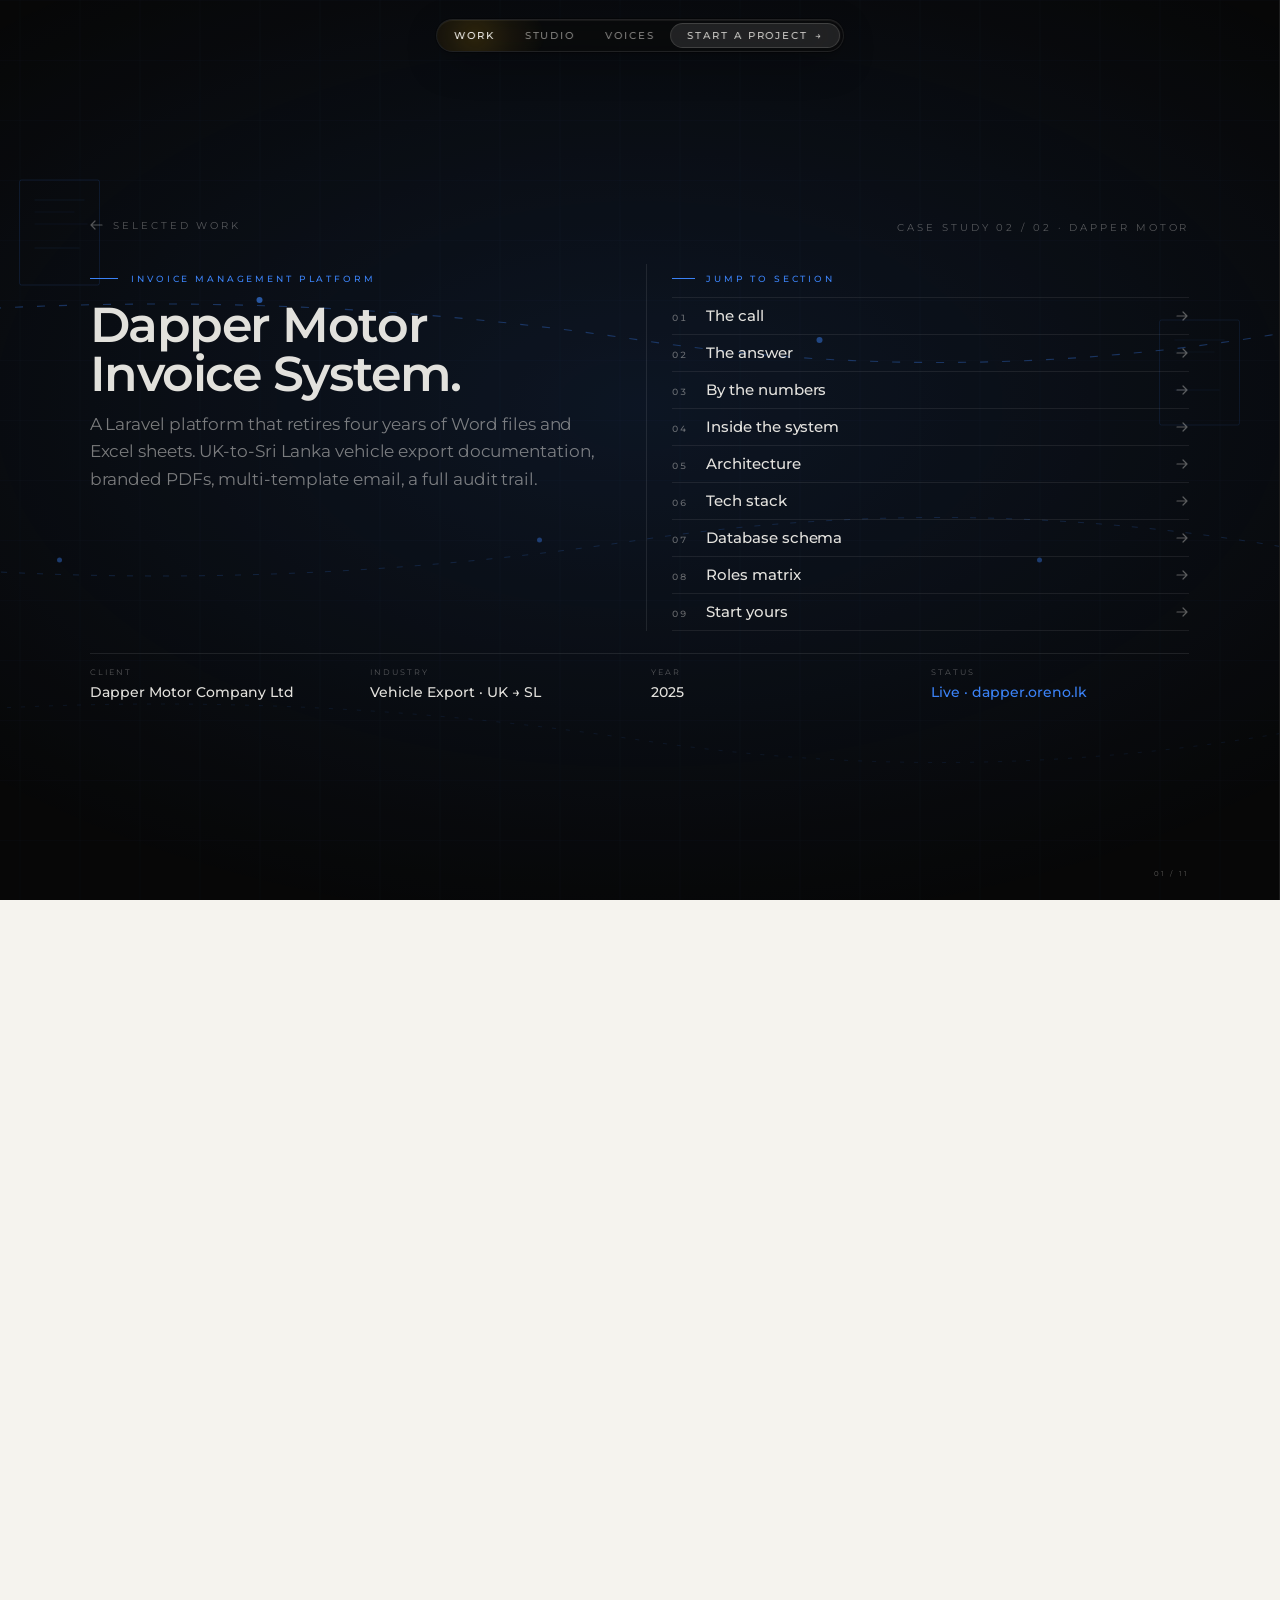
<file: case-dmc-invoice.html>
<!DOCTYPE html>
<html lang="en">
<head>
<meta charset="UTF-8">
<meta name="viewport" content="width=device-width, initial-scale=1.0">
<title>DMC Invoice System — Case Study — ØRENO Studio</title>
<meta name="description" content="An in-depth case study of the Dapper Motor Company Invoice System — a Laravel 11 platform for UK-to-Sri Lanka vehicle export documentation, PDF generation, and multi-template email delivery. Live at dapper.oreno.lk.">
<meta name="author" content="ØRENO Studio">
<meta name="robots" content="index, follow">
<meta name="theme-color" content="#050505">
<link rel="canonical" href="https://oreno.lk/case-dmc-invoice">

<!-- Icons & PWA -->
<link rel="icon" href="/assets/icons/favicon.ico" sizes="any">
<link rel="icon" type="image/png" sizes="16x16" href="/assets/icons/favicon-16x16.png">
<link rel="icon" type="image/png" sizes="32x32" href="/assets/icons/favicon-32x32.png">
<link rel="apple-touch-icon" sizes="180x180" href="/assets/icons/apple-touch-icon.png">
<link rel="manifest" href="/site.webmanifest">

<!-- Structured data: CreativeWork case study -->
<script type="application/ld+json">
{
  "@context": "https://schema.org",
  "@type": "CreativeWork",
  "@id": "https://oreno.lk/case-dmc-invoice",
  "name": "DMC Invoice System — Case Study",
  "headline": "Dapper Motor Company Invoice System — UK-to-Sri Lanka vehicle export platform",
  "url": "https://oreno.lk/case-dmc-invoice",
  "image": "https://oreno.lk/assets/og-image.jpg",
  "inLanguage": "en",
  "creator": {
    "@type": "ProfessionalService",
    "name": "ØRENO Studio",
    "url": "https://oreno.lk"
  },
  "about": ["Invoice management", "Laravel", "PDF generation", "Google OAuth", "Vehicle export"],
  "keywords": "invoice system, Laravel 11, vehicle export, case study, ØRENO"
}
</script>

<!-- Open Graph -->
<meta property="og:type" content="article">
<meta property="og:site_name" content="ØRENO Studio">
<meta property="og:title" content="DMC Invoice System — Case Study">
<meta property="og:description" content="A bespoke invoice management platform for UK-to-Sri Lanka vehicle exports. PDF generation, Google OAuth, dark mode, 15-filter search.">
<meta property="og:url" content="https://oreno.lk/case-dmc-invoice">
<meta property="og:image" content="https://oreno.lk/assets/og-image.jpg">

<link rel="preconnect" href="https://fonts.googleapis.com">
<link rel="preconnect" href="https://fonts.gstatic.com" crossorigin>
<link rel="stylesheet" href="https://fonts.googleapis.com/css2?family=Montserrat:wght@400;500;600;700&display=swap">
<link rel="stylesheet" href="styles.css?v=12.5">

<style>
  /* ═══════════════════════════════════════════════════
     CASE STUDY — SHARED TOKENS (DMC Blue)
  ═══════════════════════════════════════════════════ */
  :root {
    --cs-accent: #3b82f6;
    --cs-accent-dim: rgba(59,130,246,0.18);
    --cs-dark: #070707;
    --cs-dark-2: #0f0f0f;
    --cs-line-dark: rgba(255,255,255,0.09);
    --cs-line-dark-h: rgba(255,255,255,0.18);
    --cs-text-dark: rgba(245,243,238,0.92);
    --cs-muted-dark: rgba(245,243,238,0.48);
    --cs-dim-dark: rgba(245,243,238,0.32);
  }

  .cs-page { font-family: 'Montserrat', sans-serif; color: var(--c-fg); background: var(--c-bg); }

  /* Panel override: the case study uses panels-with-inner-pad. */
  .panel.cs-panel {
    display: flex; flex-direction: column; justify-content: center;
    padding: clamp(3.8rem, 6.5vh, 6rem) var(--pad-x) clamp(2.2rem, 4vh, 3.6rem);
    overflow: hidden;
  }
  .panel.cs-panel.cs-panel--dark {
    background: var(--cs-dark);
    color: var(--cs-text-dark);
    border-right-color: var(--cs-line-dark);
  }
  .panel.cs-panel .cs-panel-inner {
    max-width: var(--max-w);
    width: 100%; margin: 0 auto;
    position: relative;
  }

  /* ─── TYPE RAMP — guided trail ──────────────
     1 eyebrow  → 2 caption → 3 body → 4 lede
     → 5 stage-h → 6 sec-h → 7 pull-q → 8 hero
     Each step ~1.25–1.35× the one before it.
  ─────────────────────────────────────────── */
  .cs-eyebrow {
    font-size: clamp(0.56rem, 0.7vw, 0.68rem);
    letter-spacing: 0.32em; text-transform: uppercase; font-weight: 500;
    color: var(--c-dim); display: inline-flex; align-items: center; gap: 0.8rem;
    margin-bottom: 1rem;
  }
  .cs-eyebrow::before {
    content: ""; width: 1.5rem; height: 1px; background: currentColor; flex-shrink: 0;
  }
  .cs-panel--dark .cs-eyebrow { color: var(--cs-dim-dark); }

  .cs-sec-h {
    font-size: clamp(1.8rem, 3.6vw, 2.8rem);
    font-weight: 500; line-height: 1.1; letter-spacing: -0.02em;
    color: var(--c-fg);
  }
  .cs-panel--dark .cs-sec-h { color: var(--cs-text-dark); }

  .cs-sec-lede {
    font-size: clamp(1.05rem, 1.35vw, 1.25rem);
    line-height: 1.6; color: var(--c-muted);
    max-width: 52ch; letter-spacing: -0.005em;
  }
  .cs-panel--dark .cs-sec-lede { color: var(--cs-muted-dark); }

  .cs-sec-head {
    display: grid; grid-template-columns: 1fr 1.4fr;
    gap: clamp(2rem, 5vw, 5rem);
    align-items: start;
    margin-bottom: clamp(1.6rem, 3.8vh, 2.8rem);
  }
  .cs-sec-head .cs-eyebrow { margin-bottom: 0.7rem; }
  .cs-sec-head .cs-sec-h { margin-bottom: 0; }

  /* ═══════════════════════════════════════════════════
     01 · HERO
  ═══════════════════════════════════════════════════ */
  .cs-hero { background: var(--cs-dark); color: var(--cs-text-dark); }
  .cs-hero-bg {
    position: absolute; inset: 0; z-index: 0; opacity: 0.75;
    pointer-events: none;
  }
  .cs-hero-bg svg { width: 100%; height: 100%; display: block; }
  .cs-hero-inner { position: relative; z-index: 2; }

  .cs-hero-top {
    display: flex; justify-content: space-between; align-items: center;
    margin-bottom: clamp(1.4rem, 3vh, 2.4rem);
    font-size: var(--fs-label); letter-spacing: 0.28em;
    text-transform: uppercase; color: var(--cs-dim-dark);
  }
  .cs-hero-back {
    display: inline-flex; align-items: center; gap: 0.6rem;
    color: var(--cs-dim-dark); text-decoration: none;
    padding-bottom: 0.25rem; border-bottom: 1px solid transparent;
    transition: color 0.3s ease, border-color 0.3s ease;
  }
  .cs-hero-back:hover { color: var(--cs-text-dark); border-bottom-color: var(--cs-accent); }
  .cs-hero-eyebrow {
    font-size: clamp(0.56rem, 0.7vw, 0.68rem); letter-spacing: 0.32em; text-transform: uppercase;
    color: var(--cs-accent); display: inline-flex; align-items: center; gap: 0.8rem;
    margin-bottom: 1rem; font-weight: 500;
  }
  .cs-hero-eyebrow::before {
    content: ""; width: 1.8rem; height: 1px; background: var(--cs-accent); flex-shrink: 0;
  }
  .cs-hero-title {
    font-size: clamp(2.2rem, 5.4vw, 4.8rem);
    font-weight: 600; line-height: 1.02;
    letter-spacing: -0.03em;
    color: var(--cs-text-dark);
    margin-bottom: clamp(0.6rem, 1.2vh, 1rem);
  }
  .cs-hero-sub {
    font-size: clamp(1.05rem, 1.35vw, 1.25rem);
    line-height: 1.6; color: var(--cs-muted-dark);
    letter-spacing: -0.005em;
    max-width: 620px;
    margin-bottom: clamp(1rem, 2.2vh, 1.5rem);
  }
  .cs-hero-pills { display: flex; flex-wrap: wrap; gap: 0.5rem; margin-bottom: clamp(0.9rem, 2vh, 1.4rem); }
  .cs-hero-pills span {
    font-size: clamp(0.5rem, 0.78vw, 0.6rem);
    letter-spacing: 0.2em; text-transform: uppercase;
    color: var(--cs-muted-dark);
    border: 1px solid var(--cs-line-dark-h);
    padding: 0.45rem 0.85rem;
  }

  /* HERO BODY — splits intro copy from section index */
  .cs-hero-body {
    display: grid;
    grid-template-columns: 1.1fr 1fr;
    gap: clamp(2rem, 4vw, 4rem);
    align-items: start;
    margin-bottom: clamp(1.2rem, 2.4vh, 2rem);
  }
  .cs-hero-intro { min-width: 0; }
  .cs-hero-intro .cs-hero-sub { margin-bottom: 0; }

  /* SECTION INDEX — the "jump to" nav inside the hero */
  .cs-index {
    border-left: 1px solid var(--cs-line-dark);
    padding-left: clamp(1.2rem, 2vw, 2rem);
    min-width: 0;
  }
  .cs-index-label {
    font-size: clamp(0.56rem, 0.7vw, 0.68rem);
    letter-spacing: 0.32em; text-transform: uppercase;
    color: var(--cs-accent); font-weight: 500;
    margin: 0 0 clamp(0.8rem, 1.5vh, 1.2rem);
    display: inline-flex; align-items: center; gap: 0.7rem;
  }
  .cs-index-label::before {
    content: ""; width: 1.4rem; height: 1px; background: var(--cs-accent);
  }
  .cs-index-list {
    list-style: none; padding: 0; margin: 0;
    display: flex; flex-direction: column;
  }
  .cs-index-list li {
    border-bottom: 1px solid rgba(245,243,238,0.08);
  }
  .cs-index-list li:first-child {
    border-top: 1px solid rgba(245,243,238,0.08);
  }
  .cs-index-item {
    appearance: none; background: transparent; border: 0; outline: 0;
    font-family: inherit; cursor: pointer;
    width: 100%; text-align: left;
    display: grid;
    grid-template-columns: auto 1fr auto;
    column-gap: clamp(0.8rem, 1.4vw, 1.2rem);
    align-items: baseline;
    padding: clamp(0.55rem, 0.95vh, 0.85rem) 0.4rem clamp(0.55rem, 0.95vh, 0.85rem) 0;
    color: var(--cs-text-dark);
    transition: padding-left 0.35s ease, background 0.35s ease;
  }
  .cs-index-item:hover,
  .cs-index-item:focus-visible,
  .cs-index-item.is-active {
    padding-left: 0.9rem;
    background: color-mix(in srgb, var(--cs-accent) 6%, transparent);
  }
  .cs-index-item:hover .cs-index-arrow,
  .cs-index-item:focus-visible .cs-index-arrow,
  .cs-index-item.is-active .cs-index-arrow {
    transform: translateX(4px);
    color: var(--cs-accent);
  }
  .cs-index-item:hover .cs-index-num,
  .cs-index-item:focus-visible .cs-index-num,
  .cs-index-item.is-active .cs-index-num,
  .cs-index-item:hover .cs-index-title,
  .cs-index-item:focus-visible .cs-index-title,
  .cs-index-item.is-active .cs-index-title {
    color: var(--cs-accent);
  }
  .cs-index-num {
    font-size: clamp(0.52rem, 0.68vw, 0.62rem);
    letter-spacing: 0.24em;
    color: rgba(245,243,238,0.4);
    font-variant-numeric: tabular-nums;
    font-weight: 500;
    transition: color 0.35s ease;
  }
  .cs-index-title {
    font-size: clamp(0.92rem, 1.15vw, 1.1rem);
    color: var(--cs-text-dark);
    font-weight: 500;
    letter-spacing: -0.005em;
    line-height: 1.25;
    transition: color 0.35s ease;
    grid-column: 2;
    grid-row: 1;
  }
  .cs-index-desc {
    grid-column: 2;
    grid-row: 2;
    font-size: clamp(0.68rem, 0.82vw, 0.78rem);
    color: rgba(245,243,238,0.42);
    line-height: 1.4;
    margin-top: 0.15rem;
  }
  .cs-index-arrow {
    grid-column: 3;
    grid-row: 1 / span 2;
    align-self: center;
    color: rgba(245,243,238,0.35);
    transition: transform 0.35s ease, color 0.35s ease;
    flex-shrink: 0;
  }

  .cs-hero-meta {
    display: grid; grid-template-columns: repeat(4, 1fr);
    gap: 0;
    border-top: 1px solid var(--cs-line-dark);
    padding-top: clamp(0.9rem, 1.6vh, 1.4rem);
  }
  .cs-hero-meta-item {
    display: flex; flex-direction: column; gap: 0.35rem;
    padding-right: 1rem;
  }
  .cs-hero-meta-label {
    font-size: clamp(0.42rem, 0.6vw, 0.5rem);
    letter-spacing: 0.26em; text-transform: uppercase;
    color: var(--cs-dim-dark);
  }
  .cs-hero-meta-value {
    font-size: clamp(0.78rem, 1.1vw, 0.95rem);
    color: var(--cs-text-dark); font-weight: 500;
  }
  .cs-hero-meta-value--live { color: var(--cs-accent); }

  /* ═══════════════════════════════════════════════════
     02 · THE CALL — manifesto-style numbered rows
  ═══════════════════════════════════════════════════ */
  .cs-call-rows { display: flex; flex-direction: column; margin-top: clamp(1rem, 2vh, 1.5rem); }
  .cs-call-row {
    display: grid;
    grid-template-columns: clamp(3rem, 5vw, 5rem) 1fr;
    align-items: baseline;
    gap: clamp(1.5rem, 3vw, 2.4rem);
    padding: clamp(1.4rem, 3vh, 2.2rem) 0;
    border-bottom: 1px solid var(--c-border);
  }
  .cs-call-row:first-child { border-top: 1px solid var(--c-border); }
  .cs-call-num {
    font-size: clamp(0.5rem, 0.75vw, 0.6rem);
    letter-spacing: 0.32em; text-transform: uppercase;
    color: var(--cs-accent);
    font-variant-numeric: tabular-nums;
  }
  .cs-call-line {
    font-size: clamp(1.3rem, 2.6vw, 2rem);
    font-weight: 600; letter-spacing: -0.015em; line-height: 1.2;
    color: var(--c-fg);
  }
  .cs-call-line span { color: var(--c-muted); font-weight: 400; }

  /* ═══════════════════════════════════════════════════
     03 · THE ANSWER — editorial pull quote
  ═══════════════════════════════════════════════════ */
  .cs-answer { text-align: left; }
  .cs-answer .cs-panel-inner { max-width: 980px; }
  .cs-answer-pre {
    font-size: var(--fs-label); letter-spacing: 0.34em; text-transform: uppercase;
    color: var(--cs-dim-dark); margin-bottom: clamp(2rem, 4vh, 2.8rem);
    display: inline-flex; align-items: center; gap: 0.8rem;
  }
  .cs-answer-pre::before { content: ""; width: 1.8rem; height: 1px; background: var(--cs-accent); }
  .cs-answer-q {
    font-size: clamp(2rem, 4.2vw, 3.4rem);
    font-weight: 500; line-height: 1.15; letter-spacing: -0.025em;
    color: var(--cs-text-dark);
  }
  .cs-answer-q em {
    font-style: normal; color: var(--cs-accent);
  }
  .cs-answer-sig {
    margin-top: clamp(2.4rem, 5vh, 3.6rem);
    font-size: var(--fs-label); letter-spacing: 0.28em; text-transform: uppercase;
    color: var(--cs-muted-dark);
    display: flex; gap: 1.2rem; align-items: center;
  }
  .cs-answer-sig::before { content:""; width: 2.4rem; height: 1px; background: var(--cs-muted-dark); }

  /* ═══════════════════════════════════════════════════
     04 · BY THE NUMBERS
  ═══════════════════════════════════════════════════ */
  .cs-nums-grid {
    display: grid; grid-template-columns: repeat(4, 1fr);
    border-top: 1px solid var(--cs-line-dark);
    border-left: 1px solid var(--cs-line-dark);
  }
  .cs-num-card {
    padding: clamp(1.4rem, 3vw, 2.4rem) clamp(1.2rem, 2.4vw, 1.8rem);
    border-right: 1px solid var(--cs-line-dark);
    border-bottom: 1px solid var(--cs-line-dark);
    position: relative;
    transition: background 0.4s ease;
  }
  .cs-num-card:hover { background: rgba(59,130,246,0.04); }
  .cs-num-card::before {
    content: ""; position: absolute; top: 0; left: 0;
    width: 0; height: 1px; background: var(--cs-accent);
    transition: width 1.2s var(--ease-expo, cubic-bezier(0.16,1,0.3,1));
  }
  .cs-num-card.is-in::before { width: 100%; }
  .cs-num-label {
    font-size: clamp(0.42rem, 0.62vw, 0.5rem);
    letter-spacing: 0.28em; text-transform: uppercase;
    color: var(--cs-dim-dark); margin-bottom: 1.2rem;
  }
  .cs-num-value {
    font-size: clamp(2rem, 4.2vw, 3.4rem);
    font-weight: 500; line-height: 1; letter-spacing: -0.035em;
    color: var(--cs-text-dark); font-variant-numeric: tabular-nums;
  }
  .cs-num-note {
    margin-top: 0.9rem;
    font-size: clamp(0.62rem, 0.82vw, 0.72rem);
    color: var(--cs-muted-dark); line-height: 1.6;
  }

  /* ═══════════════════════════════════════════════════
     05 · INSIDE THE SYSTEM — browser chrome + tabs + mockup
  ═══════════════════════════════════════════════════ */
  .cs-stage-layout {
    display: grid; grid-template-columns: 1.6fr 1fr;
    gap: clamp(2rem, 4vw, 3.5rem);
    align-items: center;
    margin-top: clamp(0.8rem, 2vh, 1.4rem);
  }
  .cs-stage-frame {
    border: 1px solid var(--c-border);
    background: #0a1224;
    box-shadow: 0 30px 60px -24px rgba(10,10,10,0.18), 0 0 0 1px rgba(59,130,246,0.05);
    overflow: hidden;
  }
  .cs-stage-chrome {
    background: #18181b;
    padding: 0.55rem 0.9rem;
    display: flex; align-items: center; gap: 0.8rem;
    border-bottom: 1px solid rgba(255,255,255,0.06);
  }
  .cs-stage-dots { display: flex; gap: 0.36rem; }
  .cs-stage-dots span {
    width: 8px; height: 8px; border-radius: 50%;
    background: rgba(255,255,255,0.22);
  }
  .cs-stage-addr {
    flex: 1; background: rgba(255,255,255,0.06);
    padding: 0.35rem 0.8rem;
    font-size: 0.56rem; letter-spacing: 0.08em;
    color: rgba(255,255,255,0.45);
    font-family: 'Montserrat', monospace;
    display: flex; align-items: center; gap: 0.5rem;
  }
  .cs-stage-addr svg { width: 9px; height: 9px; flex-shrink: 0; }
  .cs-stage-view {
    aspect-ratio: 16 / 10;
    background: #0a1224;
    position: relative; overflow: hidden;
  }
  .cs-stage-view svg { width: 100%; height: 100%; display: block; position: absolute; inset: 0; opacity: 0; transition: opacity 0.5s ease; }
  .cs-stage-view svg.is-active { opacity: 1; }

  .cs-stage-tabs {
    display: flex; flex-wrap: wrap; gap: 0.4rem;
    margin-top: 1rem;
  }
  .cs-stage-tab {
    font-size: clamp(0.44rem, 0.62vw, 0.52rem);
    letter-spacing: 0.24em; text-transform: uppercase;
    padding: 0.55rem 0.9rem;
    border: 1px solid var(--c-border);
    background: transparent; color: var(--c-muted);
    cursor: pointer; font-family: inherit;
    transition: color 0.3s ease, border-color 0.3s ease, background 0.3s ease;
  }
  .cs-stage-tab:hover { color: var(--c-fg); border-color: rgba(10,10,10,0.2); }
  .cs-stage-tab.is-active {
    color: #fff; background: var(--cs-accent); border-color: var(--cs-accent);
  }

  .cs-stage-copy-item { display: none; }
  .cs-stage-copy-item.is-active { display: block; }
  .cs-stage-copy-label {
    font-size: var(--fs-label); letter-spacing: 0.3em; text-transform: uppercase;
    color: var(--cs-accent); margin-bottom: 1rem;
  }
  .cs-stage-copy-h {
    font-size: clamp(1.3rem, 2.1vw, 1.75rem);
    font-weight: 500; letter-spacing: -0.015em; line-height: 1.18;
    color: var(--c-fg); margin-bottom: 0.7rem;
  }
  .cs-stage-copy-p {
    font-size: clamp(0.82rem, 1vw, 0.92rem);
    line-height: 1.65; color: var(--c-muted);
  }
  .cs-stage-hint {
    margin-top: 1.4rem;
    font-size: clamp(0.46rem, 0.66vw, 0.54rem);
    letter-spacing: 0.24em; text-transform: uppercase;
    color: var(--c-dim);
    display: flex; align-items: center; gap: 0.6rem;
  }
  .cs-stage-hint::before { content: ""; width: 1rem; height: 1px; background: var(--c-dim); }

  /* ═══════════════════════════════════════════════════
     06 · ARCHITECTURE DIAGRAM
  ═══════════════════════════════════════════════════ */
  .cs-arch-stage {
    border: 1px solid var(--c-border);
    padding: clamp(1.1rem, 2.4vw, 2rem) clamp(1.1rem, 2.4vw, 2rem);
    background: #FBFAF6;
  }
  .cs-arch-stage svg { display: block; width: 100%; height: auto; max-height: clamp(280px, 50vh, 520px); }
  .cs-arch-node rect { fill: #fff; stroke: #18181b; stroke-width: 1; }
  .cs-arch-node text {
    font-family: 'Montserrat', sans-serif; fill: #18181b;
    font-size: 11px; font-weight: 500;
  }
  .cs-arch-node .arch-sub {
    font-size: 7px; fill: rgba(24,24,27,0.55);
    letter-spacing: 0.14em; text-transform: uppercase;
  }
  .cs-arch-line {
    stroke: #18181b; stroke-width: 1; fill: none;
  }
  .cs-arch-accent { fill: var(--cs-accent); stroke: #18181b; stroke-width: 1; }
  .cs-arch-accent-text { fill: #fff; font-weight: 600; }

  /* ═══════════════════════════════════════════════════
     07 · TECH STACK
  ═══════════════════════════════════════════════════ */
  .cs-stack-wrap { max-height: clamp(340px, 56vh, 560px); overflow-y: auto; }
  .cs-stack-table {
    width: 100%; border-collapse: collapse;
    border-top: 1px solid var(--c-border);
  }
  .cs-stack-table tr { border-bottom: 1px solid var(--c-border); }
  .cs-stack-table tr:hover { background: rgba(24,24,27,0.015); }
  .cs-stack-table td {
    padding: clamp(0.8rem, 1.5vh, 1.2rem) clamp(0.8rem, 2vw, 1.6rem);
    vertical-align: top;
    font-size: clamp(0.78rem, 1.05vw, 0.9rem);
    line-height: 1.6;
  }
  .cs-stack-table td:nth-child(1) {
    font-size: clamp(0.44rem, 0.66vw, 0.52rem);
    letter-spacing: 0.26em; text-transform: uppercase;
    color: var(--c-dim); width: 22%;
    padding-top: calc(clamp(0.8rem, 1.5vh, 1.2rem) + 0.2rem);
  }
  .cs-stack-table td:nth-child(2) {
    color: var(--c-fg); font-weight: 500; width: 28%;
  }
  .cs-stack-table td:nth-child(3) { color: var(--c-muted); max-width: 50ch; }

  /* ═══════════════════════════════════════════════════
     08 · DATABASE SCHEMA (dark panel)
  ═══════════════════════════════════════════════════ */
  .cs-schema-wrap {
    padding: clamp(1rem, 2.5vw, 1.8rem);
    border: 1px solid var(--cs-line-dark);
    max-height: clamp(320px, 52vh, 520px); overflow: hidden;
  }
  .cs-schema-wrap svg { display: block; width: 100%; height: auto; max-height: clamp(280px, 46vh, 460px); }
  .cs-schema-table-rect { fill: #0f0f0f; stroke: var(--cs-line-dark-h); stroke-width: 1; }
  .cs-schema-table-header { fill: var(--cs-accent); }
  .cs-schema-table-header-text {
    font-family: 'Montserrat', sans-serif; font-size: 10px;
    fill: #fff; font-weight: 600; letter-spacing: 0.08em;
    text-transform: uppercase;
  }
  .cs-schema-col-text {
    font-family: 'Montserrat', sans-serif; font-size: 9px;
    fill: var(--cs-muted-dark);
  }
  .cs-schema-col-key { fill: var(--cs-accent); font-weight: 600; }
  .cs-schema-rel {
    stroke: var(--cs-accent); stroke-width: 1.2; fill: none;
    stroke-dasharray: 3 3;
  }

  /* ═══════════════════════════════════════════════════
     09 · ROLES MATRIX
  ═══════════════════════════════════════════════════ */
  .cs-roles-wrap { max-height: clamp(340px, 56vh, 560px); overflow: auto; }
  .cs-roles-table {
    width: 100%; border-collapse: collapse;
    border: 1px solid var(--c-border);
    font-size: clamp(0.7rem, 0.95vw, 0.82rem);
  }
  .cs-roles-table th, .cs-roles-table td {
    padding: clamp(0.6rem, 1vh, 0.9rem) clamp(0.5rem, 0.9vw, 0.9rem);
    border-bottom: 1px solid var(--c-border);
    border-right: 1px solid var(--c-border);
    text-align: center;
  }
  .cs-roles-table th {
    font-size: clamp(0.42rem, 0.62vw, 0.5rem);
    letter-spacing: 0.22em; text-transform: uppercase;
    color: var(--c-dim); font-weight: 500;
    background: rgba(24,24,27,0.025);
  }
  .cs-roles-table td:first-child, .cs-roles-table th:first-child {
    text-align: left; font-weight: 500; color: var(--c-fg);
  }
  .cs-roles-table tbody tr:hover { background: rgba(59,130,246,0.04); }
  .cs-roles-dot {
    display: inline-block; width: 8px; height: 8px;
    background: var(--cs-accent); border-radius: 50%;
  }
  .cs-roles-dot--off {
    background: transparent; border: 1px solid var(--c-border);
  }

  /* ═══════════════════════════════════════════════════
     10 · OUTRO / CTA
  ═══════════════════════════════════════════════════ */
  .cs-outro { text-align: center; }
  .cs-outro .cs-panel-inner { max-width: 820px; }
  .cs-outro .cs-eyebrow { color: var(--cs-accent); justify-content: center; }
  .cs-outro-h {
    font-size: clamp(2rem, 4.2vw, 3.4rem);
    font-weight: 500; line-height: 1.12; letter-spacing: -0.025em;
    color: var(--cs-text-dark);
    margin-bottom: 0.9rem;
  }
  .cs-outro-sub {
    font-size: clamp(1.02rem, 1.3vw, 1.2rem);
    line-height: 1.6; color: var(--cs-muted-dark);
    letter-spacing: -0.005em;
    max-width: 54ch; margin: 0 auto clamp(1.6rem, 3vh, 2.4rem);
  }
  .cs-outro-actions {
    display: flex; flex-wrap: wrap; gap: 1rem; justify-content: center;
  }
  .cs-outro-btn {
    display: inline-flex; align-items: center; gap: 0.7rem;
    padding: 0.95rem 1.6rem;
    font-size: clamp(0.5rem, 0.76vw, 0.6rem);
    letter-spacing: 0.24em; text-transform: uppercase;
    text-decoration: none;
    border: 1px solid var(--cs-line-dark-h);
    color: var(--cs-text-dark);
    transition: border-color 0.3s ease, background 0.3s ease, color 0.3s ease;
  }
  .cs-outro-btn:hover { border-color: var(--cs-accent); color: var(--cs-accent); }
  .cs-outro-btn--primary {
    background: var(--cs-accent); border-color: var(--cs-accent); color: #fff;
  }
  .cs-outro-btn--primary:hover { background: transparent; color: var(--cs-accent); }
  .cs-outro-btn--live {
    border-color: var(--cs-accent); color: var(--cs-accent);
  }
  .cs-outro-btn--live:hover { background: var(--cs-accent); color: #fff; }

  /* Reveal animation base */
  .cs-reveal { opacity: 0; transform: translateY(28px); transition: opacity 0.9s cubic-bezier(0.16,1,0.3,1), transform 0.9s cubic-bezier(0.16,1,0.3,1); }
  .cs-reveal.is-in { opacity: 1; transform: translateY(0); }

  .cs-draw { stroke-dasharray: 600; stroke-dashoffset: 600; transition: stroke-dashoffset 1.6s ease; }
  .cs-draw.is-in { stroke-dashoffset: 0; }

  /* ═══════════════════════════════════════════════════
     RESPONSIVE — mid-range, short-height, tablet, mobile
  ═══════════════════════════════════════════════════ */
  /* Mid-range laptops (the "forgotten middle": 1280–1440w) */
  @media (max-width: 1440px) {
    .panel.cs-panel { padding: clamp(3rem, 5vh, 5rem) var(--pad-x) clamp(1.8rem, 3vh, 3rem); }
    .cs-hero-title { font-size: clamp(1.9rem, 3.8vw, 3.4rem); }
    .cs-hero-body { gap: clamp(1.6rem, 3vw, 2.4rem); grid-template-columns: 1fr 1.05fr; }
    .cs-index-item { padding: 0.55rem 0 0.55rem 0; }
    .cs-index-desc { display: none; }
    .cs-hero-meta { grid-template-columns: repeat(4, 1fr); row-gap: 1rem; column-gap: 1.4rem; }
    .cs-nums-grid { grid-template-columns: repeat(2, 1fr); row-gap: 1.2rem; column-gap: 2rem; }
    .cs-stack-table td, .cs-roles-table td { padding: 0.7rem 1rem; font-size: 0.85rem; }
    .cs-stage-layout { gap: clamp(1.4rem, 2.8vw, 2.4rem); }
    .cs-arch-stage { max-height: none; }
    .cs-schema-wrap { max-height: clamp(320px, 48vh, 460px); }
    .cs-stage-copy-h { font-size: clamp(1.2rem, 1.85vw, 1.55rem); }
    .cs-stage-copy-p { font-size: clamp(0.78rem, 1vw, 0.9rem); }
    .cs-scene-stats { gap: 0.45rem; }
    .cs-scene-stat { padding: 0.5rem 0.6rem; }
    .cs-scene-chart-wrap, .cs-scene-list-wrap { padding: 0.5rem 0.65rem; gap: 0.3rem; }
    .cs-scene-body { gap: 0.55rem; }
    .cs-scene-list-item { padding: 0.3rem 0.45rem; font-size: 0.47rem; }
  }

  /* Short-viewport guard — short laptops (720–820px tall) */
  @media (max-height: 820px) {
    .panel.cs-panel { padding-top: clamp(2.4rem, 4vh, 3.6rem); padding-bottom: clamp(1.4rem, 2.4vh, 2.4rem); }
    .cs-hero-title { font-size: clamp(1.8rem, 3.4vw, 2.8rem); }
    .cs-hero-top { margin-bottom: clamp(0.8rem, 1.6vh, 1.4rem); }
    .cs-hero-sub, .cs-hero-pills { margin-bottom: clamp(0.6rem, 1.2vh, 1rem); }
    .cs-hero-body { margin-bottom: clamp(0.9rem, 1.8vh, 1.4rem); }
    .cs-index-item { padding-top: clamp(0.4rem, 0.8vh, 0.65rem); padding-bottom: clamp(0.4rem, 0.8vh, 0.65rem); }
    .cs-index-desc { display: none; }
    .cs-sec-head { margin-bottom: clamp(1.2rem, 2.4vh, 2rem); }
    .cs-schema-wrap { max-height: clamp(280px, 44vh, 420px); }
  }

  @media (max-width: 1024px) {
    .cs-sec-head { grid-template-columns: 1fr; gap: 1.5rem; margin-bottom: 2rem; }
    .cs-nums-grid { grid-template-columns: repeat(2, 1fr); }
    .cs-hero-meta { grid-template-columns: repeat(2, 1fr); row-gap: 1.2rem; }
    .cs-stage-layout { grid-template-columns: 1fr; }
    .cs-hero-body { grid-template-columns: 1fr; gap: 1.6rem; }
    .cs-index { border-left: 0; border-top: 1px solid var(--cs-line-dark); padding-left: 0; padding-top: 1.2rem; }
    .cs-index-desc { display: block; }
  }
  @media (max-width: 768px) {
    #h-scroll-wrapper {
      position: static !important; height: auto !important; overflow: visible !important;
    }
    #h-track {
      flex-direction: column !important; height: auto !important; transform: none !important;
    }
    .panel, .panel.cs-panel {
      width: 100% !important; height: auto !important;
      min-height: 0 !important; flex: none !important;
      border-right: none !important;
      border-bottom: 1px solid var(--c-border);
    }
    .panel.cs-panel--dark { border-bottom-color: var(--cs-line-dark); }
    body { height: auto !important; }
    .dot-nav, .panel-arrows { display: none !important; }
    .cs-nums-grid { grid-template-columns: 1fr; }
    .cs-hero-meta { grid-template-columns: 1fr 1fr; }
    .cs-stack-wrap, .cs-roles-wrap, .cs-schema-wrap { max-height: none; }
  }
</style>
<script src="/nav.js?v=1.0" defer></script>
</head>

<body id="page-case-dmc" data-page="case-dmc" class="cs-page">

  <!-- ══════════════════════════════════════
       HEADER — fixed frosted bar
  ══════════════════════════════════════ -->
  

  <!-- ── NAV — mobile bottom tab bar ── -->
  

  <!-- ══════════════════════════════════════
       H-SCROLL WRAPPER
  ══════════════════════════════════════ -->
  <div id="h-scroll-wrapper">
    <div id="h-track">

      <!-- ═══════════ 01 · HERO ═══════════ -->
      <section class="panel cs-panel cs-panel--dark cs-hero" aria-labelledby="hero-title">
        <div class="cs-hero-bg" aria-hidden="true">
          <svg viewBox="0 0 1600 900" preserveAspectRatio="xMidYMid slice" xmlns="http://www.w3.org/2000/svg">
            <defs>
              <pattern id="dmc-grid" x="0" y="0" width="60" height="60" patternUnits="userSpaceOnUse">
                <path d="M 60 0 L 0 0 0 60" fill="none" stroke="rgba(59,130,246,0.08)" stroke-width="0.6"/>
              </pattern>
              <radialGradient id="dmc-glow" cx="50%" cy="45%" r="60%">
                <stop offset="0%" stop-color="rgba(59,130,246,0.16)"/>
                <stop offset="100%" stop-color="rgba(59,130,246,0)"/>
              </radialGradient>
            </defs>
            <rect width="1600" height="900" fill="url(#dmc-grid)"/>
            <rect width="1600" height="900" fill="url(#dmc-glow)"/>

            <!-- Floating invoice document silhouettes -->
            <rect x="180" y="180" width="80" height="105" rx="2" fill="none" stroke="rgba(59,130,246,0.22)" stroke-width="0.8"/>
            <line x1="195" y1="200" x2="245" y2="200" stroke="rgba(59,130,246,0.18)" stroke-width="0.6"/>
            <line x1="195" y1="212" x2="235" y2="212" stroke="rgba(59,130,246,0.12)" stroke-width="0.6"/>
            <line x1="195" y1="224" x2="248" y2="224" stroke="rgba(59,130,246,0.12)" stroke-width="0.6"/>
            <line x1="195" y1="248" x2="240" y2="248" stroke="rgba(59,130,246,0.18)" stroke-width="0.6"/>

            <rect x="1320" y="320" width="80" height="105" rx="2" fill="none" stroke="rgba(59,130,246,0.18)" stroke-width="0.8"/>
            <line x1="1335" y1="340" x2="1385" y2="340" stroke="rgba(59,130,246,0.15)" stroke-width="0.6"/>
            <line x1="1335" y1="352" x2="1375" y2="352" stroke="rgba(59,130,246,0.10)" stroke-width="0.6"/>
            <line x1="1335" y1="390" x2="1380" y2="390" stroke="rgba(59,130,246,0.15)" stroke-width="0.6"/>

            <path class="dmc-flow" d="M 0 320 Q 400 280, 800 340 T 1600 300" fill="none" stroke="rgba(59,130,246,0.45)" stroke-width="1.1" stroke-dasharray="8 14"/>
            <path class="dmc-flow" d="M 0 560 Q 400 600, 800 540 T 1600 580" fill="none" stroke="rgba(59,130,246,0.28)" stroke-width="0.9" stroke-dasharray="6 12"/>
            <path class="dmc-flow" d="M 0 720 Q 400 680, 800 740 T 1600 700" fill="none" stroke="rgba(59,130,246,0.18)" stroke-width="0.7" stroke-dasharray="4 10"/>

            <circle cx="420" cy="300" r="3" fill="rgba(59,130,246,0.85)"/>
            <circle cx="980" cy="340" r="3" fill="rgba(59,130,246,0.65)"/>
            <circle cx="1200" cy="560" r="2.5" fill="rgba(59,130,246,0.55)"/>
            <circle cx="220" cy="560" r="2.5" fill="rgba(59,130,246,0.55)"/>
            <circle cx="700" cy="540" r="2.5" fill="rgba(59,130,246,0.55)"/>
          </svg>
        </div>

        <div class="cs-panel-inner cs-hero-inner">
          <div class="cs-hero-top">
            <a class="cs-hero-back" href="/#case-studies">
              <svg width="14" height="10" viewBox="0 0 14 10" fill="none" aria-hidden="true">
                <path d="M12 5H2M5 1L1 5l4 4" stroke="currentColor" stroke-width="1.2" stroke-linecap="round" stroke-linejoin="round"/>
              </svg>
              <span>Selected Work</span>
            </a>
            <span>Case Study 02 / 02 · Dapper Motor</span>
          </div>

          <div class="cs-hero-body">
            <div class="cs-hero-intro">
              <p class="cs-hero-eyebrow">Invoice Management Platform</p>
              <h1 class="cs-hero-title" id="hero-title">Dapper Motor<br>Invoice System.</h1>
              <p class="cs-hero-sub">A Laravel platform that retires four years of Word files and Excel sheets. UK-to-Sri Lanka vehicle export documentation, branded PDFs, multi-template email, a full audit trail.</p>
            </div>

            <nav class="cs-index" aria-label="Case study sections">
              <p class="cs-index-label">Jump to section</p>
              <ol class="cs-index-list">
                <li>
                  <button type="button" class="cs-index-item" data-jump="1">
                    <span class="cs-index-num">01</span>
                    <span class="cs-index-title">The call</span>
                    <span class="cs-index-desc">Four years of Word files and a paper trail</span>
                    <svg class="cs-index-arrow" width="14" height="10" viewBox="0 0 14 10" fill="none" aria-hidden="true"><path d="M2 5h10M8 1l4 4-4 4" stroke="currentColor" stroke-width="1.2" stroke-linecap="round" stroke-linejoin="round"/></svg>
                  </button>
                </li>
                <li>
                  <button type="button" class="cs-index-item" data-jump="2">
                    <span class="cs-index-num">02</span>
                    <span class="cs-index-title">The answer</span>
                    <span class="cs-index-desc">One tool. One screen. No Excel.</span>
                    <svg class="cs-index-arrow" width="14" height="10" viewBox="0 0 14 10" fill="none" aria-hidden="true"><path d="M2 5h10M8 1l4 4-4 4" stroke="currentColor" stroke-width="1.2" stroke-linecap="round" stroke-linejoin="round"/></svg>
                  </button>
                </li>
                <li>
                  <button type="button" class="cs-index-item" data-jump="3">
                    <span class="cs-index-num">03</span>
                    <span class="cs-index-title">By the numbers</span>
                    <span class="cs-index-desc">Invoices shipped, seconds saved, seals signed</span>
                    <svg class="cs-index-arrow" width="14" height="10" viewBox="0 0 14 10" fill="none" aria-hidden="true"><path d="M2 5h10M8 1l4 4-4 4" stroke="currentColor" stroke-width="1.2" stroke-linecap="round" stroke-linejoin="round"/></svg>
                  </button>
                </li>
                <li>
                  <button type="button" class="cs-index-item" data-jump="4">
                    <span class="cs-index-num">04</span>
                    <span class="cs-index-title">Inside the system</span>
                    <span class="cs-index-desc">Login → Create → PDF → Send → Archive</span>
                    <svg class="cs-index-arrow" width="14" height="10" viewBox="0 0 14 10" fill="none" aria-hidden="true"><path d="M2 5h10M8 1l4 4-4 4" stroke="currentColor" stroke-width="1.2" stroke-linecap="round" stroke-linejoin="round"/></svg>
                  </button>
                </li>
                <li>
                  <button type="button" class="cs-index-item" data-jump="5">
                    <span class="cs-index-num">05</span>
                    <span class="cs-index-title">Architecture</span>
                    <span class="cs-index-desc">Laravel kernel, PDF + email + storage pipes</span>
                    <svg class="cs-index-arrow" width="14" height="10" viewBox="0 0 14 10" fill="none" aria-hidden="true"><path d="M2 5h10M8 1l4 4-4 4" stroke="currentColor" stroke-width="1.2" stroke-linecap="round" stroke-linejoin="round"/></svg>
                  </button>
                </li>
                <li>
                  <button type="button" class="cs-index-item" data-jump="6">
                    <span class="cs-index-num">06</span>
                    <span class="cs-index-title">Tech stack</span>
                    <span class="cs-index-desc">What we chose, and why it still runs</span>
                    <svg class="cs-index-arrow" width="14" height="10" viewBox="0 0 14 10" fill="none" aria-hidden="true"><path d="M2 5h10M8 1l4 4-4 4" stroke="currentColor" stroke-width="1.2" stroke-linecap="round" stroke-linejoin="round"/></svg>
                  </button>
                </li>
                <li>
                  <button type="button" class="cs-index-item" data-jump="7">
                    <span class="cs-index-num">07</span>
                    <span class="cs-index-title">Database schema</span>
                    <span class="cs-index-desc">Invoices, items, customers, audits — normalized</span>
                    <svg class="cs-index-arrow" width="14" height="10" viewBox="0 0 14 10" fill="none" aria-hidden="true"><path d="M2 5h10M8 1l4 4-4 4" stroke="currentColor" stroke-width="1.2" stroke-linecap="round" stroke-linejoin="round"/></svg>
                  </button>
                </li>
                <li>
                  <button type="button" class="cs-index-item" data-jump="8">
                    <span class="cs-index-num">08</span>
                    <span class="cs-index-title">Roles matrix</span>
                    <span class="cs-index-desc">Who creates, who approves, who sends</span>
                    <svg class="cs-index-arrow" width="14" height="10" viewBox="0 0 14 10" fill="none" aria-hidden="true"><path d="M2 5h10M8 1l4 4-4 4" stroke="currentColor" stroke-width="1.2" stroke-linecap="round" stroke-linejoin="round"/></svg>
                  </button>
                </li>
                <li>
                  <button type="button" class="cs-index-item" data-jump="9">
                    <span class="cs-index-num">09</span>
                    <span class="cs-index-title">Start yours</span>
                    <span class="cs-index-desc">Ready to build one of your own?</span>
                    <svg class="cs-index-arrow" width="14" height="10" viewBox="0 0 14 10" fill="none" aria-hidden="true"><path d="M2 5h10M8 1l4 4-4 4" stroke="currentColor" stroke-width="1.2" stroke-linecap="round" stroke-linejoin="round"/></svg>
                  </button>
                </li>
              </ol>
            </nav>
          </div>

          <div class="cs-hero-meta">
            <div class="cs-hero-meta-item">
              <span class="cs-hero-meta-label">Client</span>
              <span class="cs-hero-meta-value">Dapper Motor Company Ltd</span>
            </div>
            <div class="cs-hero-meta-item">
              <span class="cs-hero-meta-label">Industry</span>
              <span class="cs-hero-meta-value">Vehicle Export · UK → SL</span>
            </div>
            <div class="cs-hero-meta-item">
              <span class="cs-hero-meta-label">Year</span>
              <span class="cs-hero-meta-value">2025</span>
            </div>
            <div class="cs-hero-meta-item">
              <span class="cs-hero-meta-label">Status</span>
              <span class="cs-hero-meta-value cs-hero-meta-value--live">Live · dapper.oreno.lk</span>
            </div>
          </div>
        </div>
        <span class="panel-index panel-index--light" aria-hidden="true">01 / 11</span>
      </section>

      <!-- ═══════════ 02 · THE CALL ═══════════ -->
      <section class="panel cs-panel" aria-labelledby="call-h">
        <div class="cs-panel-inner">
          <div class="cs-sec-head cs-reveal">
            <div>
              <p class="cs-eyebrow">The Call</p>
              <h2 class="cs-sec-h" id="call-h">They came to us<br>with a paper trail.</h2>
            </div>
            <p class="cs-sec-lede">Every export started in Word. Every send-off ended in Gmail. No record, no search, no trail. Finding invoice DMC338 meant scrolling through a shared folder.</p>
          </div>

          <div class="cs-call-rows cs-reveal">
            <div class="cs-call-row">
              <span class="cs-call-num">01 / Pain</span>
              <h3 class="cs-call-line">Each invoice was hand-built in Word.</h3>
            </div>
            <div class="cs-call-row">
              <span class="cs-call-num">02 / Pain</span>
              <h3 class="cs-call-line">PDFs were attached and emailed by hand.</h3>
            </div>
            <div class="cs-call-row">
              <span class="cs-call-num">03 / Pain</span>
              <h3 class="cs-call-line">Nobody could tell what was paid, pending, or lost.</h3>
            </div>
          </div>
        </div>
        <span class="panel-index" aria-hidden="true">02 / 11</span>
      </section>

      <!-- ═══════════ 03 · THE ANSWER ═══════════ -->
      <section class="panel cs-panel cs-panel--dark cs-answer" aria-labelledby="answer-h">
        <div class="cs-panel-inner cs-reveal">
          <p class="cs-answer-pre">The Answer</p>
          <h2 class="cs-answer-q" id="answer-h">
            We built one system<br>that <em>runs every invoice</em>.<br>
            Four fields. Four clicks. PDF out.
          </h2>
          <p class="cs-answer-sig">Laravel 11 · DomPDF · Live in 2025</p>
        </div>
        <span class="panel-index panel-index--light" aria-hidden="true">03 / 11</span>
      </section>

      <!-- ═══════════ 04 · BY THE NUMBERS ═══════════ -->
      <section class="panel cs-panel cs-panel--dark" aria-labelledby="nums-h">
        <div class="cs-panel-inner">
          <div class="cs-sec-head cs-reveal">
            <div>
              <p class="cs-eyebrow">By the Numbers</p>
              <h2 class="cs-sec-h" id="nums-h">In production.</h2>
            </div>
            <p class="cs-sec-lede">Live at <strong style="color:var(--cs-accent);">dapper.oreno.lk</strong>, processing real transactions for real vehicles crossing the Indian Ocean. The system that retired four years of manual invoice creation.</p>
          </div>

          <div class="cs-nums-grid">
            <div class="cs-num-card cs-reveal">
              <div class="cs-num-label">Total Invoices</div>
              <div class="cs-num-value"><span data-count-to="127">0</span></div>
              <div class="cs-num-note">Active, paid, and archived — all in one searchable database</div>
            </div>
            <div class="cs-num-card cs-reveal">
              <div class="cs-num-label">Filter Parameters</div>
              <div class="cs-num-value"><span data-count-to="15">0</span></div>
              <div class="cs-num-note">Text · status · date range · price range · creator · email status</div>
            </div>
            <div class="cs-num-card cs-reveal">
              <div class="cs-num-label">Permissions</div>
              <div class="cs-num-value"><span data-count-to="10">0</span></div>
              <div class="cs-num-note">Granular capabilities — invoices.create, invoices.pdf, settings.edit</div>
            </div>
            <div class="cs-num-card cs-reveal">
              <div class="cs-num-label">Data Tables</div>
              <div class="cs-num-value"><span data-count-to="6">0</span></div>
              <div class="cs-num-note">Users · permissions · pivot · invoices · templates · settings</div>
            </div>
          </div>
        </div>
        <span class="panel-index panel-index--light" aria-hidden="true">04 / 11</span>
      </section>

      <!-- ═══════════ 05 · INSIDE THE SYSTEM ═══════════ -->
      <section class="panel cs-panel panel--wide-md" aria-labelledby="stage-h" data-stage>
        <div class="cs-panel-inner">
          <div class="cs-sec-head cs-reveal">
            <div>
              <p class="cs-eyebrow">Inside the System</p>
              <h2 class="cs-sec-h" id="stage-h">Click through<br>the real product.</h2>
            </div>
            <p class="cs-sec-lede">Every screen, in motion. Tap a tab — or let it auto-advance. This is what the DMC team sees when they log in to send an export invoice.</p>
          </div>

          <div class="cs-stage-layout cs-reveal">
            <div>
              <div class="cs-stage-frame">
                <div class="cs-stage-chrome">
                  <div class="cs-stage-dots"><span></span><span></span><span></span></div>
                  <div class="cs-stage-addr">
                    <svg viewBox="0 0 24 24" fill="none" stroke="currentColor" stroke-width="2"><path d="M12 15v2m-6 4h12a2 2 0 002-2v-6a2 2 0 00-2-2H6a2 2 0 00-2 2v6a2 2 0 002 2zm10-10V7a4 4 0 00-8 0v4h8z"/></svg>
                    <span data-stage-url>dapper.oreno.lk / login</span>
                  </div>
                </div>
                <div class="cs-stage-view">
                  <!-- Login mockup -->
                  <svg class="is-active" data-stage-view="0" viewBox="0 0 200 110" xmlns="http://www.w3.org/2000/svg">
                    <rect x="0" y="0" width="200" height="110" fill="#0a1224"/>
                    <rect x="64" y="18" width="72" height="78" fill="#0f172a" rx="2"/>
                    <rect x="74" y="26" width="40" height="3" fill="#3b82f6"/>
                    <rect x="74" y="34" width="52" height="2" fill="#fff" opacity="0.4"/>
                    <rect x="74" y="46" width="52" height="8" fill="#0a1224" stroke="#1e293b" stroke-width="0.4" rx="1"/>
                    <rect x="74" y="58" width="52" height="8" fill="#0a1224" stroke="#1e293b" stroke-width="0.4" rx="1"/>
                    <rect x="74" y="70" width="52" height="8" fill="#3b82f6" rx="1"/>
                    <line x1="74" y1="84" x2="126" y2="84" stroke="#1e293b" stroke-width="0.4"/>
                    <rect x="74" y="88" width="52" height="6" fill="#0a1224" stroke="#1e293b" stroke-width="0.4" rx="1"/>
                    <circle cx="80" cy="91" r="1.4" fill="#3b82f6"/>
                    <rect x="84" y="90" width="38" height="2" fill="#fff" opacity="0.5"/>
                  </svg>
                  <!-- Create invoice mockup -->
                  <svg data-stage-view="1" viewBox="0 0 200 110" xmlns="http://www.w3.org/2000/svg">
                    <rect x="0" y="0" width="200" height="110" fill="#0a1224"/>
                    <rect x="6" y="6" width="90" height="98" fill="#0f172a" rx="1"/>
                    <rect x="12" y="12" width="30" height="2" fill="#3b82f6"/>
                    <rect x="12" y="20" width="78" height="8" fill="#0a1224" stroke="#1e293b" stroke-width="0.4" rx="1"/>
                    <rect x="12" y="32" width="78" height="8" fill="#0a1224" stroke="#1e293b" stroke-width="0.4" rx="1"/>
                    <rect x="12" y="44" width="36" height="8" fill="#0a1224" stroke="#1e293b" stroke-width="0.4" rx="1"/>
                    <rect x="52" y="44" width="38" height="8" fill="#0a1224" stroke="#1e293b" stroke-width="0.4" rx="1"/>
                    <rect x="12" y="60" width="30" height="3" fill="#3b82f6"/>
                    <rect x="12" y="68" width="36" height="8" fill="#0a1224" stroke="#1e293b" stroke-width="0.4" rx="1"/>
                    <rect x="52" y="68" width="38" height="8" fill="#0a1224" stroke="#1e293b" stroke-width="0.4" rx="1"/>
                    <rect x="12" y="84" width="78" height="8" fill="#3b82f6" rx="1"/>
                    <rect x="102" y="6" width="92" height="98" fill="#0f172a" rx="1"/>
                    <rect x="108" y="12" width="40" height="3" fill="#fff" opacity="0.85"/>
                    <rect x="108" y="20" width="28" height="2" fill="#fff" opacity="0.4"/>
                    <line x1="108" y1="28" x2="188" y2="28" stroke="#1e293b" stroke-width="0.4"/>
                    <rect x="108" y="34" width="60" height="2" fill="#fff" opacity="0.35"/>
                    <rect x="108" y="40" width="50" height="2" fill="#fff" opacity="0.35"/>
                    <rect x="108" y="46" width="55" height="2" fill="#fff" opacity="0.35"/>
                    <line x1="108" y1="56" x2="188" y2="56" stroke="#1e293b" stroke-width="0.4"/>
                    <rect x="108" y="62" width="30" height="2" fill="#fff" opacity="0.4"/>
                    <rect x="162" y="62" width="26" height="3" fill="#fff" opacity="0.85"/>
                    <rect x="108" y="70" width="30" height="2" fill="#fff" opacity="0.4"/>
                    <rect x="162" y="70" width="26" height="3" fill="#fff" opacity="0.85"/>
                    <line x1="108" y1="80" x2="188" y2="80" stroke="#3b82f6" stroke-width="0.6"/>
                    <rect x="108" y="84" width="30" height="3" fill="#3b82f6"/>
                    <rect x="162" y="84" width="26" height="4" fill="#fff"/>
                  </svg>
                  <!-- PDF preview mockup -->
                  <svg data-stage-view="2" viewBox="0 0 200 110" xmlns="http://www.w3.org/2000/svg">
                    <rect x="0" y="0" width="200" height="110" fill="#0a1224"/>
                    <rect x="55" y="4" width="90" height="102" fill="#fff" stroke="#3b82f6" stroke-width="0.6" rx="1"/>
                    <rect x="62" y="10" width="32" height="5" fill="#0a0a0a"/>
                    <rect x="62" y="18" width="20" height="2" fill="#71717a"/>
                    <line x1="62" y1="26" x2="138" y2="26" stroke="#e4e4e7" stroke-width="0.5"/>
                    <rect x="62" y="32" width="50" height="2" fill="#71717a" opacity="0.55"/>
                    <rect x="62" y="38" width="40" height="2" fill="#71717a" opacity="0.55"/>
                    <rect x="62" y="44" width="60" height="2" fill="#71717a" opacity="0.55"/>
                    <line x1="62" y1="54" x2="138" y2="54" stroke="#e4e4e7" stroke-width="0.5"/>
                    <rect x="62" y="58" width="30" height="2" fill="#71717a" opacity="0.5"/>
                    <rect x="110" y="58" width="28" height="2" fill="#0a0a0a"/>
                    <rect x="62" y="64" width="30" height="2" fill="#71717a" opacity="0.5"/>
                    <rect x="110" y="64" width="28" height="2" fill="#0a0a0a"/>
                    <line x1="62" y1="72" x2="138" y2="72" stroke="#0a0a0a" stroke-width="0.6"/>
                    <rect x="62" y="76" width="30" height="2" fill="#3b82f6"/>
                    <rect x="110" y="76" width="28" height="3" fill="#0a0a0a"/>
                    <rect x="115" y="86" width="22" height="14" fill="none" stroke="#3b82f6" stroke-width="0.6" stroke-dasharray="1 1"/>
                    <text x="126" y="95" text-anchor="middle" font-size="4" fill="#3b82f6">SEAL</text>
                  </svg>
                  <!-- Send email mockup -->
                  <svg data-stage-view="3" viewBox="0 0 200 110" xmlns="http://www.w3.org/2000/svg">
                    <rect x="0" y="0" width="200" height="110" fill="#0a1224"/>
                    <rect x="20" y="14" width="160" height="84" fill="#0f172a" rx="1"/>
                    <rect x="26" y="20" width="40" height="3" fill="#3b82f6"/>
                    <rect x="26" y="28" width="148" height="6" fill="#0a1224" stroke="#1e293b" stroke-width="0.4" rx="1"/>
                    <rect x="29" y="30" width="34" height="2" fill="#fff" opacity="0.6"/>
                    <rect x="26" y="38" width="148" height="6" fill="#0a1224" stroke="#1e293b" stroke-width="0.4" rx="1"/>
                    <rect x="29" y="40" width="80" height="2" fill="#fff" opacity="0.6"/>
                    <rect x="26" y="48" width="148" height="34" fill="#0a1224" stroke="#1e293b" stroke-width="0.4" rx="1"/>
                    <rect x="29" y="52" width="74" height="2" fill="#fff" opacity="0.5"/>
                    <rect x="29" y="58" width="120" height="2" fill="#fff" opacity="0.4"/>
                    <rect x="29" y="64" width="100" height="2" fill="#fff" opacity="0.4"/>
                    <rect x="29" y="70" width="58" height="2" fill="#fff" opacity="0.4"/>
                    <rect x="29" y="76" width="48" height="2" fill="#3b82f6"/>
                    <rect x="26" y="86" width="40" height="6" fill="#0a1224" stroke="#3b82f6" stroke-width="0.4" rx="1"/>
                    <rect x="28" y="88" width="14" height="2" fill="#3b82f6"/>
                    <rect x="44" y="88" width="20" height="2" fill="#fff" opacity="0.7"/>
                    <rect x="148" y="86" width="26" height="6" fill="#3b82f6" rx="1"/>
                  </svg>
                  <!-- Archive / list mockup -->
                  <svg data-stage-view="4" viewBox="0 0 200 110" xmlns="http://www.w3.org/2000/svg">
                    <rect x="0" y="0" width="200" height="110" fill="#0a1224"/>
                    <rect x="6" y="6" width="188" height="14" fill="#0f172a" rx="1"/>
                    <rect x="10" y="10" width="12" height="6" fill="#3b82f6" rx="1"/>
                    <rect x="26" y="10" width="20" height="6" fill="#1e293b" rx="1"/>
                    <rect x="50" y="10" width="20" height="6" fill="#1e293b" rx="1"/>
                    <rect x="74" y="10" width="20" height="6" fill="#1e293b" rx="1"/>
                    <rect x="98" y="10" width="20" height="6" fill="#1e293b" rx="1"/>
                    <rect x="122" y="10" width="20" height="6" fill="#1e293b" rx="1"/>
                    <rect x="6" y="24" width="188" height="80" fill="#0f172a" rx="1"/>
                    <rect x="10" y="28" width="24" height="3" fill="#3b82f6"/>
                    <rect x="38" y="28" width="50" height="3" fill="#fff" opacity="0.6"/>
                    <rect x="92" y="28" width="40" height="3" fill="#fff" opacity="0.4"/>
                    <rect x="136" y="28" width="20" height="5" fill="#10b981" rx="1"/>
                    <rect x="160" y="28" width="28" height="3" fill="#fff" opacity="0.3"/>
                    <rect x="10" y="40" width="24" height="3" fill="#3b82f6"/>
                    <rect x="38" y="40" width="50" height="3" fill="#fff" opacity="0.6"/>
                    <rect x="92" y="40" width="40" height="3" fill="#fff" opacity="0.4"/>
                    <rect x="136" y="40" width="20" height="5" fill="#f59e0b" rx="1"/>
                    <rect x="160" y="40" width="28" height="3" fill="#fff" opacity="0.3"/>
                    <rect x="10" y="52" width="24" height="3" fill="#3b82f6"/>
                    <rect x="38" y="52" width="50" height="3" fill="#fff" opacity="0.6"/>
                    <rect x="92" y="52" width="40" height="3" fill="#fff" opacity="0.4"/>
                    <rect x="136" y="52" width="20" height="5" fill="#71717a" rx="1"/>
                    <rect x="160" y="52" width="28" height="3" fill="#fff" opacity="0.3"/>
                    <rect x="10" y="64" width="24" height="3" fill="#3b82f6"/>
                    <rect x="38" y="64" width="50" height="3" fill="#fff" opacity="0.6"/>
                    <rect x="92" y="64" width="40" height="3" fill="#fff" opacity="0.4"/>
                    <rect x="136" y="64" width="20" height="5" fill="#10b981" rx="1"/>
                    <rect x="160" y="64" width="28" height="3" fill="#fff" opacity="0.3"/>
                    <rect x="10" y="76" width="24" height="3" fill="#3b82f6"/>
                    <rect x="38" y="76" width="50" height="3" fill="#fff" opacity="0.6"/>
                    <rect x="92" y="76" width="40" height="3" fill="#fff" opacity="0.4"/>
                    <rect x="136" y="76" width="20" height="5" fill="#ef4444" rx="1"/>
                    <rect x="160" y="76" width="28" height="3" fill="#fff" opacity="0.3"/>
                    <rect x="10" y="88" width="24" height="3" fill="#3b82f6"/>
                    <rect x="38" y="88" width="50" height="3" fill="#fff" opacity="0.6"/>
                    <rect x="92" y="88" width="40" height="3" fill="#fff" opacity="0.4"/>
                    <rect x="136" y="88" width="20" height="5" fill="#10b981" rx="1"/>
                    <rect x="160" y="88" width="28" height="3" fill="#fff" opacity="0.3"/>
                  </svg>
                  <!-- Settings mockup -->
                  <svg data-stage-view="5" viewBox="0 0 200 110" xmlns="http://www.w3.org/2000/svg">
                    <rect x="0" y="0" width="200" height="110" fill="#0a1224"/>
                    <rect x="6" y="6" width="46" height="98" fill="#0f172a" rx="1"/>
                    <rect x="8" y="10" width="42" height="8" fill="#3b82f6" rx="1"/>
                    <rect x="12" y="13" width="26" height="3" fill="#fff"/>
                    <rect x="12" y="25" width="26" height="3" fill="#fff" opacity="0.45"/>
                    <rect x="12" y="37" width="26" height="3" fill="#fff" opacity="0.45"/>
                    <rect x="12" y="49" width="26" height="3" fill="#fff" opacity="0.45"/>
                    <rect x="12" y="61" width="26" height="3" fill="#fff" opacity="0.45"/>
                    <rect x="12" y="73" width="26" height="3" fill="#fff" opacity="0.45"/>
                    <rect x="58" y="6" width="136" height="98" fill="#0f172a" rx="1"/>
                    <rect x="64" y="12" width="40" height="3" fill="#3b82f6"/>
                    <rect x="64" y="22" width="120" height="8" fill="#0a1224" stroke="#1e293b" stroke-width="0.4" rx="1"/>
                    <rect x="64" y="36" width="120" height="8" fill="#0a1224" stroke="#1e293b" stroke-width="0.4" rx="1"/>
                    <rect x="64" y="50" width="56" height="8" fill="#0a1224" stroke="#1e293b" stroke-width="0.4" rx="1"/>
                    <rect x="124" y="50" width="60" height="8" fill="#0a1224" stroke="#1e293b" stroke-width="0.4" rx="1"/>
                    <rect x="64" y="64" width="120" height="24" fill="#0a1224" stroke="#1e293b" stroke-width="0.4" rx="1"/>
                    <rect x="152" y="92" width="32" height="7" fill="#3b82f6" rx="1"/>
                  </svg>
                </div>
              </div>

              <div class="cs-stage-tabs" role="tablist">
                <button class="cs-stage-tab is-active" type="button" data-stage-tab="0">Login</button>
                <button class="cs-stage-tab" type="button" data-stage-tab="1">Create</button>
                <button class="cs-stage-tab" type="button" data-stage-tab="2">PDF</button>
                <button class="cs-stage-tab" type="button" data-stage-tab="3">Send</button>
                <button class="cs-stage-tab" type="button" data-stage-tab="4">Archive</button>
                <button class="cs-stage-tab" type="button" data-stage-tab="5">Settings</button>
              </div>
            </div>

            <div class="cs-stage-copy">
              <div class="cs-stage-copy-item is-active" data-stage-copy="0">
                <div class="cs-stage-copy-label">01 / Login</div>
                <h3 class="cs-stage-copy-h">Two doors. One gate.</h3>
                <p class="cs-stage-copy-p">Email + password, or Google OAuth. Google never auto-creates users — admin must pre-register every account. No public signup. Ever.</p>
              </div>
              <div class="cs-stage-copy-item" data-stage-copy="1">
                <div class="cs-stage-copy-label">02 / Create</div>
                <h3 class="cs-stage-copy-h">Form left. Document right.</h3>
                <p class="cs-stage-copy-p">Two-column layout. FOB + Freight = CFR Total, calculated live. Amount-in-words generated automatically by GbpToWords. Save as Draft or Unpaid.</p>
              </div>
              <div class="cs-stage-copy-item" data-stage-copy="2">
                <div class="cs-stage-copy-label">03 / PDF</div>
                <h3 class="cs-stage-copy-h">A4. Branded. Sealed.</h3>
                <p class="cs-stage-copy-p">DomPDF renders the Blade template. Seal embedded as base64. Streamed fresh on every request. Never stored on disk.</p>
              </div>
              <div class="cs-stage-copy-item" data-stage-copy="3">
                <div class="cs-stage-copy-label">04 / Send</div>
                <h3 class="cs-stage-copy-h">PDF auto-attached.</h3>
                <p class="cs-stage-copy-p">Template pre-filled with placeholders. Edit before sending if needed. Sent timestamp logged on the invoice record forever.</p>
              </div>
              <div class="cs-stage-copy-item" data-stage-copy="4">
                <div class="cs-stage-copy-label">05 / Archive</div>
                <h3 class="cs-stage-copy-h">Fifteen filters, one list.</h3>
                <p class="cs-stage-copy-p">Text, status, date, price, creator, email status — all combinable. Soft deletes preserve data. Excel export pulls every matching row.</p>
              </div>
              <div class="cs-stage-copy-item" data-stage-copy="5">
                <div class="cs-stage-copy-label">06 / Settings</div>
                <h3 class="cs-stage-copy-h">Six tabs. Zero guesswork.</h3>
                <p class="cs-stage-copy-p">Company info, email templates, seal upload, SMTP config, staff permissions, appearance. Everything an admin needs — nothing they don't.</p>
              </div>

              <p class="cs-stage-hint">Click a tab — or watch it cycle</p>
            </div>
          </div>
        </div>
        <span class="panel-index" aria-hidden="true">05 / 11</span>
      </section>

      <!-- ═══════════ 06 · ARCHITECTURE ═══════════ -->
      <section class="panel cs-panel" aria-labelledby="arch-h">
        <div class="cs-panel-inner">
          <div class="cs-sec-head cs-reveal">
            <div>
              <p class="cs-eyebrow">Architecture</p>
              <h2 class="cs-sec-h" id="arch-h">Request in.<br>Invoice out.</h2>
            </div>
            <p class="cs-sec-lede">A classic Laravel MVC flow — router, middleware, thin controllers, services, Eloquent, Blade. No SPA, no API layer, no over-engineering. The simplest thing that could possibly work.</p>
          </div>

          <div class="cs-arch-stage cs-reveal">
            <svg viewBox="0 0 1100 460" xmlns="http://www.w3.org/2000/svg" aria-label="DMC Invoice System architecture">
              <g class="cs-arch-node">
                <rect x="40" y="200" width="130" height="50" rx="2"/>
                <text x="105" y="220" text-anchor="middle" class="arch-sub">Client</text>
                <text x="105" y="236" text-anchor="middle">Browser</text>
              </g>

              <g class="cs-arch-node">
                <rect x="230" y="200" width="130" height="50" rx="2"/>
                <text x="295" y="220" text-anchor="middle" class="arch-sub">Laravel</text>
                <text x="295" y="236" text-anchor="middle">Router</text>
              </g>
              <path class="cs-arch-line cs-draw" d="M 170 225 L 230 225"/>

              <g class="cs-arch-node">
                <rect x="230" y="60" width="130" height="100" rx="2"/>
                <text x="295" y="82" text-anchor="middle" class="arch-sub">Middleware</text>
                <text x="295" y="104" text-anchor="middle" font-size="9">auth</text>
                <text x="295" y="120" text-anchor="middle" font-size="9">AdminOnly</text>
                <text x="295" y="136" text-anchor="middle" font-size="9">CheckPermission</text>
              </g>
              <path class="cs-arch-line cs-draw" d="M 295 200 L 295 160"/>

              <g class="cs-arch-node">
                <rect class="cs-arch-accent" x="420" y="190" width="160" height="70" rx="2"/>
                <text class="cs-arch-accent-text" x="500" y="216" text-anchor="middle" font-size="10">CONTROLLERS</text>
                <text class="cs-arch-accent-text" x="500" y="232" text-anchor="middle" font-size="8" opacity="0.85">Invoice · Dashboard</text>
                <text class="cs-arch-accent-text" x="500" y="244" text-anchor="middle" font-size="8" opacity="0.85">Settings · Staff · Auth</text>
              </g>
              <path class="cs-arch-line cs-draw" d="M 360 225 L 420 225"/>

              <g class="cs-arch-node">
                <rect x="640" y="120" width="170" height="70" rx="2"/>
                <text x="725" y="140" text-anchor="middle" class="arch-sub">Services</text>
                <text x="725" y="158" text-anchor="middle" font-size="9">InvoiceNumberService</text>
                <text x="725" y="172" text-anchor="middle" font-size="9">GbpToWords · Filter</text>
              </g>
              <path class="cs-arch-line cs-draw" d="M 580 210 L 640 165"/>

              <g class="cs-arch-node">
                <rect x="640" y="260" width="170" height="70" rx="2"/>
                <text x="725" y="280" text-anchor="middle" class="arch-sub">Eloquent Models</text>
                <text x="725" y="298" text-anchor="middle" font-size="9">Invoice · User · Setting</text>
                <text x="725" y="312" text-anchor="middle" font-size="9">Permission · Template</text>
              </g>
              <path class="cs-arch-line cs-draw" d="M 580 240 L 640 282"/>

              <g class="cs-arch-node">
                <rect x="870" y="260" width="150" height="50" rx="2"/>
                <text x="945" y="280" text-anchor="middle" class="arch-sub">MariaDB</text>
                <text x="945" y="296" text-anchor="middle">6 Tables</text>
              </g>
              <path class="cs-arch-line cs-draw" d="M 810 295 L 870 285"/>

              <g class="cs-arch-node">
                <rect x="870" y="120" width="150" height="50" rx="2"/>
                <text x="945" y="140" text-anchor="middle" class="arch-sub">Blade</text>
                <text x="945" y="156" text-anchor="middle">Views + PDF</text>
              </g>
              <path class="cs-arch-line cs-draw" d="M 810 150 L 870 148"/>

              <g class="cs-arch-node">
                <rect x="870" y="360" width="150" height="50" rx="2"/>
                <text x="945" y="380" text-anchor="middle" class="arch-sub">DomPDF</text>
                <text x="945" y="396" text-anchor="middle">Stream PDF</text>
              </g>
              <path class="cs-arch-line cs-draw" d="M 945 310 L 945 360"/>

              <line x1="40" y1="430" x2="1060" y2="430" stroke="#18181b" stroke-width="0.5" stroke-dasharray="2 4"/>
              <text x="550" y="446" text-anchor="middle" class="arch-sub" style="font-size:8px;">NO NPM · NO BUILD STEP · CDN ONLY · DEPLOYED VIA CPANEL FILE MANAGER</text>
            </svg>
          </div>
        </div>
        <span class="panel-index" aria-hidden="true">06 / 11</span>
      </section>

      <!-- ═══════════ 07 · TECH STACK ═══════════ -->
      <section class="panel cs-panel" aria-labelledby="stack-h">
        <div class="cs-panel-inner">
          <div class="cs-sec-head cs-reveal">
            <div>
              <p class="cs-eyebrow">Tech Stack</p>
              <h2 class="cs-sec-h" id="stack-h">Zero build tooling.<br>Zero excuses.</h2>
            </div>
            <p class="cs-sec-lede">No npm, no Node.js, no compiled assets. Everything is CDN-loaded or server-rendered. Deploy by uploading a zip to cPanel. The entire pipeline is "upload and extract."</p>
          </div>

          <div class="cs-stack-wrap cs-reveal">
            <table class="cs-stack-table">
              <tbody>
                <tr><td>Backend</td><td>Laravel 11 · PHP 8.3</td><td>Mature MVC with first-class PDF, mail, and auth support. Runs on shared cPanel hosting without Docker.</td></tr>
                <tr><td>Database</td><td>MariaDB 10.11</td><td>Six normalized tables, foreign keys, soft deletes. No NoSQL, no Redis, no extras.</td></tr>
                <tr><td>Templating</td><td>Blade</td><td>Server-rendered HTML. The PDF template uses inline styles only — DomPDF ignores external CSS.</td></tr>
                <tr><td>Frontend CSS</td><td>Tailwind (CDN)</td><td>CSS custom properties for theming. Dark mode via class toggle. No PostCSS, no build config.</td></tr>
                <tr><td>Reactivity</td><td>Alpine.js (CDN)</td><td>Dropdowns, modals, date pickers, live CFR calc, collapsible filter panel — about 200 lines total.</td></tr>
                <tr><td>PDF Engine</td><td>barryvdh/laravel-dompdf</td><td>Converts Blade templates to A4 PDFs on the fly. Seal embedded as base64. Never stored on disk.</td></tr>
                <tr><td>Email</td><td>Laravel Mail · SMTP</td><td>Sends invoices with PDF attached. SMTP config stored in DB, editable from Settings. Synchronous — no queues.</td></tr>
                <tr><td>Auth</td><td>Session + Google OAuth</td><td>Dual login. Google OAuth never auto-creates users. Admin must pre-register every account.</td></tr>
                <tr><td>Export</td><td>maatwebsite/laravel-excel</td><td>Export filtered invoice lists to .xlsx. All matching rows, not just the current page.</td></tr>
                <tr><td>Hosting</td><td>cPanel · Shared LAMP</td><td>PHP 8.3, MariaDB, no SSH. Deploy via File Manager zip upload. Live at dapper.oreno.lk.</td></tr>
              </tbody>
            </table>
          </div>
        </div>
        <span class="panel-index" aria-hidden="true">07 / 11</span>
      </section>

      <!-- ═══════════ 08 · DATABASE SCHEMA ═══════════ -->
      <section class="panel cs-panel cs-panel--dark panel--wide-md" aria-labelledby="schema-h">
        <div class="cs-panel-inner">
          <div class="cs-sec-head cs-reveal">
            <div>
              <p class="cs-eyebrow">Data Model</p>
              <h2 class="cs-sec-h" id="schema-h">Six tables.<br>One truth.</h2>
            </div>
            <p class="cs-sec-lede">Users, permissions, the pivot, invoices, templates, and a singleton settings row. Foreign keys enforce referential integrity. Soft deletes preserve every record. The database is the contract.</p>
          </div>

          <div class="cs-schema-wrap cs-reveal">
            <svg viewBox="0 0 1100 460" xmlns="http://www.w3.org/2000/svg" aria-label="DMC Invoice System database schema">
              <!-- users -->
              <g class="cs-schema-table">
                <rect class="cs-schema-table-rect" x="60" y="40" width="190" height="140" rx="2"/>
                <rect class="cs-schema-table-header" x="60" y="40" width="190" height="22" rx="2"/>
                <text class="cs-schema-table-header-text" x="72" y="56">users</text>
                <text class="cs-schema-col-text cs-schema-col-key" x="72" y="80">id · PK</text>
                <text class="cs-schema-col-text" x="72" y="96">name · email · password</text>
                <text class="cs-schema-col-text" x="72" y="110">google_id · nullable</text>
                <text class="cs-schema-col-text" x="72" y="124">role · admin | staff</text>
                <text class="cs-schema-col-text" x="72" y="138">is_active</text>
                <text class="cs-schema-col-text" x="72" y="152">timestamps</text>
              </g>

              <!-- permissions -->
              <g class="cs-schema-table">
                <rect class="cs-schema-table-rect" x="60" y="220" width="190" height="100" rx="2"/>
                <rect class="cs-schema-table-header" x="60" y="220" width="190" height="22" rx="2"/>
                <text class="cs-schema-table-header-text" x="72" y="236">permissions</text>
                <text class="cs-schema-col-text cs-schema-col-key" x="72" y="260">id · PK</text>
                <text class="cs-schema-col-text" x="72" y="274">name · invoices.create</text>
                <text class="cs-schema-col-text" x="72" y="288">label</text>
              </g>

              <!-- pivot -->
              <g class="cs-schema-table">
                <rect class="cs-schema-table-rect" x="60" y="360" width="190" height="80" rx="2"/>
                <rect class="cs-schema-table-header" x="60" y="360" width="190" height="22" rx="2"/>
                <text class="cs-schema-table-header-text" x="72" y="376">permission_user</text>
                <text class="cs-schema-col-text cs-schema-col-key" x="72" y="400">user_id · FK</text>
                <text class="cs-schema-col-text cs-schema-col-key" x="72" y="414">permission_id · FK</text>
              </g>

              <!-- invoices -->
              <g class="cs-schema-table">
                <rect class="cs-schema-table-rect" x="340" y="40" width="240" height="240" rx="2"/>
                <rect class="cs-schema-table-header" x="340" y="40" width="240" height="22" rx="2"/>
                <text class="cs-schema-table-header-text" x="352" y="56">invoices</text>
                <text class="cs-schema-col-text cs-schema-col-key" x="352" y="80">id · PK</text>
                <text class="cs-schema-col-text cs-schema-col-key" x="352" y="94">invoice_number · DMC343</text>
                <text class="cs-schema-col-text" x="352" y="110">status · draft|unpaid|paid|cancelled</text>
                <text class="cs-schema-col-text" x="352" y="126">importer_name · address</text>
                <text class="cs-schema-col-text" x="352" y="142">vehicle_make_model · chassis</text>
                <text class="cs-schema-col-text" x="352" y="158">transmission · engine_capacity</text>
                <text class="cs-schema-col-text" x="352" y="174">year · colour · fuel_type</text>
                <text class="cs-schema-col-text" x="352" y="190">fob_price · ocean_freight · cfr</text>
                <text class="cs-schema-col-text" x="352" y="206">email_sent_at</text>
                <text class="cs-schema-col-text cs-schema-col-key" x="352" y="222">created_by · updated_by · FK</text>
                <text class="cs-schema-col-text" x="352" y="240">timestamps · deleted_at</text>
              </g>

              <!-- invoice_templates -->
              <g class="cs-schema-table">
                <rect class="cs-schema-table-rect" x="340" y="320" width="240" height="100" rx="2"/>
                <rect class="cs-schema-table-header" x="340" y="320" width="240" height="22" rx="2"/>
                <text class="cs-schema-table-header-text" x="352" y="336">invoice_templates</text>
                <text class="cs-schema-col-text cs-schema-col-key" x="352" y="360">id · PK</text>
                <text class="cs-schema-col-text" x="352" y="374">name · layout</text>
                <text class="cs-schema-col-text" x="352" y="388">header_html · footer_html</text>
                <text class="cs-schema-col-text" x="352" y="402">font_family</text>
              </g>

              <!-- settings -->
              <g class="cs-schema-table">
                <rect class="cs-schema-table-rect" x="680" y="40" width="220" height="180" rx="2"/>
                <rect class="cs-schema-table-header" x="680" y="40" width="220" height="22" rx="2"/>
                <text class="cs-schema-table-header-text" x="692" y="56">settings</text>
                <text class="cs-schema-col-text" x="692" y="80">Singleton row</text>
                <text class="cs-schema-col-text" x="692" y="96">company_name</text>
                <text class="cs-schema-col-text" x="692" y="110">smtp_host · smtp_port</text>
                <text class="cs-schema-col-text" x="692" y="124">smtp_username · enc pwd</text>
                <text class="cs-schema-col-text" x="692" y="138">email_subject_template</text>
                <text class="cs-schema-col-text" x="692" y="152">email_body_template</text>
                <text class="cs-schema-col-text" x="692" y="166">seal_image_path</text>
              </g>

              <!-- relations -->
              <path class="cs-schema-rel cs-draw" d="M 250 120 C 295 120, 295 120, 340 140"/>
              <path class="cs-schema-rel cs-draw" d="M 155 180 L 155 220"/>
              <path class="cs-schema-rel cs-draw" d="M 155 320 L 155 360"/>
              <path class="cs-schema-rel cs-draw" d="M 580 180 C 630 180, 630 80, 680 80"/>
              <path class="cs-schema-rel cs-draw" d="M 460 280 L 460 320"/>
            </svg>
          </div>
        </div>
        <span class="panel-index panel-index--light" aria-hidden="true">08 / 11</span>
      </section>

      <!-- ═══════════ 09 · ROLES MATRIX ═══════════ -->
      <section class="panel cs-panel" aria-labelledby="roles-h">
        <div class="cs-panel-inner">
          <div class="cs-sec-head cs-reveal">
            <div>
              <p class="cs-eyebrow">Access Control</p>
              <h2 class="cs-sec-h" id="roles-h">Ten capabilities.<br>Two roles.</h2>
            </div>
            <p class="cs-sec-lede">Every action is one of ten named permissions. The CheckPermission middleware enforces them on every route. No one sees a screen they don't need; no one touches a button they don't own.</p>
          </div>

          <div class="cs-roles-wrap cs-reveal">
            <table class="cs-roles-table">
              <thead>
                <tr>
                  <th>Capability</th><th>Admin</th><th>Staff</th>
                </tr>
              </thead>
              <tbody>
                <tr><td>invoices.view</td><td><span class="cs-roles-dot"></span></td><td><span class="cs-roles-dot"></span></td></tr>
                <tr><td>invoices.create</td><td><span class="cs-roles-dot"></span></td><td><span class="cs-roles-dot"></span></td></tr>
                <tr><td>invoices.edit</td><td><span class="cs-roles-dot"></span></td><td><span class="cs-roles-dot"></span></td></tr>
                <tr><td>invoices.delete</td><td><span class="cs-roles-dot"></span></td><td><span class="cs-roles-dot cs-roles-dot--off"></span></td></tr>
                <tr><td>invoices.export</td><td><span class="cs-roles-dot"></span></td><td><span class="cs-roles-dot"></span></td></tr>
                <tr><td>invoices.email</td><td><span class="cs-roles-dot"></span></td><td><span class="cs-roles-dot"></span></td></tr>
                <tr><td>invoices.pdf</td><td><span class="cs-roles-dot"></span></td><td><span class="cs-roles-dot"></span></td></tr>
                <tr><td>dashboard.view</td><td><span class="cs-roles-dot"></span></td><td><span class="cs-roles-dot"></span></td></tr>
                <tr><td>settings.view</td><td><span class="cs-roles-dot"></span></td><td><span class="cs-roles-dot cs-roles-dot--off"></span></td></tr>
                <tr><td>settings.edit</td><td><span class="cs-roles-dot"></span></td><td><span class="cs-roles-dot cs-roles-dot--off"></span></td></tr>
              </tbody>
            </table>
          </div>
        </div>
        <span class="panel-index" aria-hidden="true">09 / 11</span>
      </section>

      <!-- ═══════════ 10 · OUTRO / CTA ═══════════ -->
      <section class="panel cs-panel cs-panel--dark cs-outro" aria-labelledby="outro-h">
        <div class="cs-panel-inner cs-reveal">
          <p class="cs-eyebrow">Engineered by ØRENO</p>
          <h2 class="cs-outro-h" id="outro-h">Still sending invoices<br>from a Word template?</h2>
          <p class="cs-outro-sub">We build purpose-built systems that retire manual processes entirely. No generic SaaS. No subscription. Your system, your data, your domain.</p>
          <div class="cs-outro-actions">
            <a class="cs-outro-btn cs-outro-btn--primary" href="/inquiry">Start a project
              <svg width="12" height="12" viewBox="0 0 12 12" fill="none" aria-hidden="true">
                <path d="M2 6h8M7 3l3 3-3 3" stroke="currentColor" stroke-width="1.4" stroke-linecap="round" stroke-linejoin="round"/>
              </svg>
            </a>
            <a class="cs-outro-btn cs-outro-btn--live" href="https://dapper.oreno.lk" target="_blank" rel="noopener">View live system
              <svg width="10" height="10" viewBox="0 0 12 12" fill="none" aria-hidden="true">
                <path d="M9 3L3 9M9 3H5M9 3v4" stroke="currentColor" stroke-width="1.2" stroke-linecap="round" stroke-linejoin="round"/>
              </svg>
            </a>
            <a class="cs-outro-btn" href="/case-rmi-erp">Previous case study</a>
            <a class="cs-outro-btn" href="/#case-studies">Back to Work</a>
          </div>
        </div>
        <span class="panel-index panel-index--light" aria-hidden="true">10 / 11</span>
      </section>

      <!-- ═══════════ 11 · FOOTER ═══════════ -->
      <footer class="panel site-footer" role="contentinfo">
        <div class="footer-wordmark" aria-hidden="true">ØRENO</div>
        <div class="footer-inner">
          <span class="footer-mark">© 2025 ØRENO<br>Brand Architecture</span>
          <nav class="footer-links" aria-label="Footer navigation">
            <a href="/#studio">Studio</a>
            <a href="/#work">Work</a>
            <a href="/#case-studies">Case Studies</a>
            <a href="/#testimonials">Testimonials</a>
            <a href="/testimonials">All Reviews</a>
            <a href="/inquiry">Inquiry</a>
          </nav>

          <!-- Connect hover-reveal button -->
          <div class="footer-connect">
            <div class="footer-connect__wrap" id="footer-connect-wrap">
              <button class="footer-connect__label" aria-label="Show social links" aria-expanded="false">Connect</button>
              <div class="footer-connect__icons" aria-hidden="true">
                <a href="https://www.instagram.com/orenostudio/" target="_blank" rel="noopener noreferrer" class="footer-connect__icon" aria-label="Instagram" style="--i:0">
                  <svg viewBox="0 0 24 24" fill="none" stroke="currentColor" stroke-width="1.5" stroke-linecap="round" stroke-linejoin="round" width="16" height="16" aria-hidden="true">
                    <rect x="2" y="2" width="20" height="20" rx="5" />
                    <circle cx="12" cy="12" r="4" />
                    <circle cx="17.5" cy="6.5" r="0.5" fill="currentColor" stroke="none" />
                  </svg>
                </a>
                <a href="https://www.facebook.com/orenostudio" target="_blank" rel="noopener noreferrer" class="footer-connect__icon" aria-label="Facebook" style="--i:1">
                  <svg viewBox="0 0 24 24" fill="currentColor" width="16" height="16" aria-hidden="true">
                    <path d="M24 12.073c0-6.627-5.373-12-12-12s-12 5.373-12 12c0 5.99 4.388 10.954 10.125 11.854v-8.385H7.078v-3.47h3.047V9.43c0-3.007 1.792-4.669 4.533-4.669 1.312 0 2.686.235 2.686.235v2.953H15.83c-1.491 0-1.956.925-1.956 1.874v2.25h3.328l-.532 3.47h-2.796v8.385C19.612 23.027 24 18.062 24 12.073z" />
                  </svg>
                </a>
                <a href="https://www.tiktok.com/@orenostudio" target="_blank" rel="noopener noreferrer" class="footer-connect__icon" aria-label="TikTok" style="--i:2">
                  <svg viewBox="0 0 24 24" fill="currentColor" width="16" height="16" aria-hidden="true">
                    <path d="M19.59 6.69a4.83 4.83 0 0 1-3.77-4.25V2h-3.45v13.67a2.89 2.89 0 0 1-2.88 2.5 2.89 2.89 0 0 1-2.89-2.89 2.89 2.89 0 0 1 2.89-2.89c.28 0 .54.04.79.1V9.01a6.33 6.33 0 0 0-.79-.05 6.34 6.34 0 0 0-6.34 6.34 6.34 6.34 0 0 0 6.34 6.34 6.34 6.34 0 0 0 6.33-6.34V9.05a8.16 8.16 0 0 0 4.77 1.52V7.13a4.85 4.85 0 0 1-1-.44z" />
                  </svg>
                </a>
                <a href="https://www.linkedin.com/company/orenostudio" target="_blank" rel="noopener noreferrer" class="footer-connect__icon" aria-label="LinkedIn" style="--i:3">
                  <svg viewBox="0 0 24 24" fill="currentColor" width="16" height="16" aria-hidden="true">
                    <path d="M20.447 20.452h-3.554v-5.569c0-1.328-.027-3.037-1.852-3.037-1.853 0-2.136 1.445-2.136 2.939v5.667H9.351V9h3.414v1.561h.046c.477-.9 1.637-1.85 3.37-1.85 3.601 0 4.267 2.37 4.267 5.455v6.286zM5.337 7.433a2.062 2.062 0 0 1-2.063-2.065 2.064 2.064 0 1 1 2.063 2.065zm1.782 13.019H3.555V9h3.564v11.452zM22.225 0H1.771C.792 0 0 .774 0 1.729v20.542C0 23.227.792 24 1.771 24h20.451C23.2 24 24 23.227 24 22.271V1.729C24 .774 23.2 0 22.222 0h.003z" />
                  </svg>
                </a>
              </div>
            </div>
          </div>

          <a href="/" class="footer-back" aria-label="Back to home">← Back to home</a>
        </div>
        <span class="panel-index panel-index--light" aria-hidden="true">11 / 11</span>
      </footer>

    </div><!-- #h-track -->
  </div><!-- #h-scroll-wrapper -->

  <!-- Scroll-top button -->
  <button class="scroll-top" aria-label="Back to start" type="button">←</button>

<script>
/* ═══════════════════════════════════════════════════
   CASE STUDY — self-contained engine
   Horizontal scroll · cursor blob · reveal ·
   count-up · SVG draw · tabbed stage
═══════════════════════════════════════════════════ */
(function(){
  const reduced = matchMedia('(prefers-reduced-motion: reduce)').matches;
  const isFine  = matchMedia('(hover:hover) and (pointer:fine)').matches;
  const isMobile = () => window.innerWidth <= 768;

  /* ── CURSOR BLOB ── */
  if (isFine && !reduced) {
    const blob = document.createElement('div');
    blob.className = 'cursor-blob is-hidden';
    document.body.appendChild(blob);
    let mx=-200,my=-200,bx=-200,by=-200; const L=0.45;
    (function loop(){
      if(!document.hidden){ bx+=(mx-bx)*L; by+=(my-by)*L;
        blob.style.left=bx+'px'; blob.style.top=by+'px'; }
      requestAnimationFrame(loop);
    })();
    addEventListener('mousemove', e => { mx=e.clientX; my=e.clientY; blob.classList.remove('is-hidden'); });
    addEventListener('mouseleave', () => blob.classList.add('is-hidden'));
    addEventListener('mouseenter', () => blob.classList.remove('is-hidden'));
    const LINK = 'a,button,.cs-stage-tab,.footer-connect__label,.scroll-top';
    const HEAD = '.cs-hero-title,.cs-sec-h,.cs-answer-q,.cs-outro-h,.cs-call-line';
    addEventListener('mouseover', e => {
      const t = e.target;
      if (t.closest && t.closest(HEAD))      { blob.classList.add('is-heading'); blob.classList.remove('is-link'); }
      else if (t.closest && t.closest(LINK)) { blob.classList.add('is-link');    blob.classList.remove('is-heading'); }
      else                                    { blob.classList.remove('is-link','is-heading'); }
    });
  }

  /* ── HORIZONTAL SCROLL ENGINE ── */
  const track   = document.querySelector('#h-track');
  const progEl  = document.querySelector('.h-progress-fill');
  const scrollTopEl = document.querySelector('.scroll-top');

  function getMaxScroll(){ return track.scrollWidth - window.innerWidth; }
  function setBodyHeight(){
    if (isMobile()) { document.body.style.height = ''; return; }
    document.body.style.height = (getMaxScroll() + window.innerHeight) + 'px';
  }
  setBodyHeight();

  let lastClamped = 0;
  window.addEventListener('scroll', () => {
    if (isMobile()) return;
    const max = getMaxScroll();
    const clamped = Math.min(Math.max(window.scrollY, 0), max);
    lastClamped = clamped;
    track.style.transform = `translateX(${-clamped}px)`;
    if (progEl) progEl.style.width = ((clamped / max) * 100) + '%';
    if (scrollTopEl) scrollTopEl.classList.toggle('visible', clamped > 500);
  }, { passive: true });

  window.addEventListener('resize', () => {
    setBodyHeight();
    if (isMobile()) track.style.transform = 'translateX(0px)';
  });

  /* ── KEYBOARD NAV ── */
  const panels = [...document.querySelectorAll('.panel')];
  function scrollToPanel(idx) {
    const p = panels[idx];
    if (!p) return;
    if (isMobile()) {
      p.scrollIntoView({ behavior: reduced ? 'auto' : 'smooth' });
    } else {
      window.scrollTo({ top: p.offsetLeft, behavior: reduced ? 'auto' : 'smooth' });
    }
  }
  function currentPanelIdx() {
    if (isMobile()) {
      const mid = window.scrollY + window.innerHeight * 0.5;
      for (let i = panels.length - 1; i >= 0; i--) {
        if (panels[i].offsetTop <= mid) return i;
      }
      return 0;
    }
    for (let i = panels.length - 1; i >= 0; i--) {
      if (panels[i].offsetLeft <= lastClamped + window.innerWidth * 0.4) return i;
    }
    return 0;
  }
  addEventListener('keydown', e => {
    if (e.target.tagName === 'INPUT' || e.target.tagName === 'TEXTAREA') return;
    const idx = currentPanelIdx();
    if (e.key === 'ArrowRight' || e.key === 'PageDown') { e.preventDefault(); scrollToPanel(idx + 1); }
    if (e.key === 'ArrowLeft'  || e.key === 'PageUp')   { e.preventDefault(); scrollToPanel(idx - 1); }
    if (e.key === 'Home') { e.preventDefault(); scrollToPanel(0); }
    if (e.key === 'End')  { e.preventDefault(); scrollToPanel(panels.length - 1); }
  });

  if (scrollTopEl) scrollTopEl.addEventListener('click', () => scrollToPanel(0));

  /* ── SECTION INDEX: hero jump-nav ── */
  const indexItems = [...document.querySelectorAll('.cs-index-item')];
  indexItems.forEach(btn => {
    btn.addEventListener('click', () => {
      const idx = parseInt(btn.dataset.jump, 10);
      if (!Number.isNaN(idx)) scrollToPanel(idx);
    });
  });
  function updateIndexActive() {
    const cur = currentPanelIdx();
    indexItems.forEach(b => {
      const t = parseInt(b.dataset.jump, 10);
      b.classList.toggle('is-active', t === cur);
    });
  }
  window.addEventListener('scroll', updateIndexActive, { passive: true });
  window.addEventListener('resize', updateIndexActive);
  updateIndexActive();

  /* ── REVEAL ON PANEL ENTER ── */
  const revealObs = new IntersectionObserver((entries) => {
    entries.forEach(entry => {
      if (entry.isIntersecting) {
        entry.target.classList.add('is-in');
        revealObs.unobserve(entry.target);
      }
    });
  }, { threshold: 0.15, rootMargin: '0px 0px -40px 0px' });
  document.querySelectorAll('.cs-reveal, .cs-num-card, .cs-draw').forEach(el => revealObs.observe(el));

  /* ── COUNT-UP ── */
  const countObs = new IntersectionObserver((entries) => {
    entries.forEach(entry => {
      if (!entry.isIntersecting) return;
      const el = entry.target;
      const target = parseFloat(el.dataset.countTo);
      const duration = reduced ? 0 : 1400;
      const start = performance.now();
      (function tick(now){
        const t = Math.min((now - start) / duration, 1);
        const eased = 1 - Math.pow(1 - t, 3);
        el.textContent = Math.round(target * eased).toLocaleString();
        if (t < 1) requestAnimationFrame(tick);
        else el.textContent = target.toLocaleString();
      })(performance.now());
      countObs.unobserve(el);
    });
  }, { threshold: 0.4 });
  document.querySelectorAll('[data-count-to]').forEach(el => countObs.observe(el));

  /* ── SVG STROKE DRAW ── */
  document.querySelectorAll('.cs-draw').forEach(path => {
    try {
      const len = path.getTotalLength ? path.getTotalLength() : 600;
      path.style.strokeDasharray = len;
      path.style.strokeDashoffset = len;
    } catch(e) {}
  });
  const drawObs = new IntersectionObserver((entries) => {
    entries.forEach(entry => {
      if (entry.isIntersecting) {
        entry.target.style.strokeDashoffset = '0';
        drawObs.unobserve(entry.target);
      }
    });
  }, { threshold: 0.25 });
  document.querySelectorAll('.cs-draw').forEach(p => drawObs.observe(p));

  /* ── HERO FLOW LINES (continuous) ── */
  if (!reduced) {
    document.querySelectorAll('.dmc-flow').forEach((f, i) => {
      try {
        const len = f.getTotalLength ? f.getTotalLength() : 1600;
        f.animate(
          [{ strokeDashoffset: 0 }, { strokeDashoffset: -len }],
          { duration: 18000 + i * 4000, iterations: Infinity, easing: 'linear' }
        );
      } catch(e) {}
    });
  }

  /* ── STAGE TABS — auto-advance when panel enters ── */
  const stagePanel = document.querySelector('[data-stage]');
  if (stagePanel) {
    const tabs    = [...stagePanel.querySelectorAll('[data-stage-tab]')];
    const views   = [...stagePanel.querySelectorAll('[data-stage-view]')];
    const copies  = [...stagePanel.querySelectorAll('[data-stage-copy]')];
    const urlEl   = stagePanel.querySelector('[data-stage-url]');
    const URLS = [
      'dapper.oreno.lk / login',
      'dapper.oreno.lk / invoices / create',
      'dapper.oreno.lk / invoices / 343 / pdf',
      'dapper.oreno.lk / invoices / 343 / send',
      'dapper.oreno.lk / invoices',
      'dapper.oreno.lk / settings'
    ];
    let active = 0;
    let auto   = null;

    function setActive(i) {
      active = i;
      tabs.forEach((t, j)   => t.classList.toggle('is-active', j === i));
      views.forEach((v, j)  => v.classList.toggle('is-active', j === i));
      copies.forEach((c, j) => c.classList.toggle('is-active', j === i));
      if (urlEl) urlEl.textContent = URLS[i] || URLS[0];
    }

    tabs.forEach((t, i) => t.addEventListener('click', () => {
      setActive(i);
      if (auto) { clearInterval(auto); auto = null; }
    }));

    const autoObs = new IntersectionObserver((entries) => {
      entries.forEach(entry => {
        if (entry.isIntersecting && !auto && !reduced) {
          auto = setInterval(() => setActive((active + 1) % tabs.length), 3500);
        } else if (!entry.isIntersecting && auto) {
          clearInterval(auto); auto = null;
        }
      });
    }, { threshold: 0.3 });
    autoObs.observe(stagePanel);
  }

  /* ── FOOTER CONNECT HOVER REVEAL ── */
  const cw = document.getElementById('footer-connect-wrap');
  if (cw) {
    cw.addEventListener('mouseenter', () => cw.classList.add('is-open'));
    cw.addEventListener('mouseleave', () => cw.classList.remove('is-open'));
    const lbl = cw.querySelector('.footer-connect__label');
    if (lbl) lbl.addEventListener('click', () => cw.classList.toggle('is-open'));
  }

  /* ── TOUCH SWIPE (desktop horizontal) ── */
  let tx=0, ty=0, tLocked=null;
  addEventListener('touchstart', e => {
    if (isMobile()) return;
    tx = e.touches[0].clientX; ty = e.touches[0].clientY; tLocked = null;
  }, { passive: true });
  addEventListener('touchmove', e => {
    if (isMobile()) return;
    const dx = tx - e.touches[0].clientX;
    const dy = ty - e.touches[0].clientY;
    if (tLocked === null && (Math.abs(dx) > 4 || Math.abs(dy) > 4)) {
      tLocked = Math.abs(dx) >= Math.abs(dy) ? 'h' : 'v';
    }
    if (tLocked === 'h') { e.preventDefault(); window.scrollBy(dx, 0); tx = e.touches[0].clientX; }
  }, { passive: false });

})();
</script>


<!-- ══ DESKTOP NAV — Glow Menu ══ -->
<nav class="site-nav" id="site-nav" aria-label="Primary navigation">
  <div class="snav-bg-glow" aria-hidden="true"></div>
  <ul class="snav-list" role="list">
    <li class="snav-item" data-nav="work">
      <a class="snav-link" href="/#work" data-goto="#work">
        <div class="snav-flipper">
          <div class="snav-glow" style="background:radial-gradient(circle,rgba(212,160,23,.18) 0%,rgba(212,160,23,.07) 50%,transparent 100%)" aria-hidden="true"></div>
          <div class="snav-face snav-face--front">Work</div>
          <div class="snav-face snav-face--back">Work</div>
        </div>
      </a>
    </li>
    <li class="snav-item" data-nav="studio">
      <a class="snav-link" href="/#studio" data-goto="#studio">
        <div class="snav-flipper">
          <div class="snav-glow" style="background:radial-gradient(circle,rgba(245,243,238,.16) 0%,rgba(245,243,238,.06) 50%,transparent 100%)" aria-hidden="true"></div>
          <div class="snav-face snav-face--front">Studio</div>
          <div class="snav-face snav-face--back">Studio</div>
        </div>
      </a>
    </li>
    <li class="snav-item" data-nav="voices">
      <a class="snav-link" href="/testimonials">
        <div class="snav-flipper">
          <div class="snav-glow" style="background:radial-gradient(circle,rgba(59,130,246,.15) 0%,rgba(59,130,246,.05) 50%,transparent 100%)" aria-hidden="true"></div>
          <div class="snav-face snav-face--front">Voices</div>
          <div class="snav-face snav-face--back">Voices</div>
        </div>
      </a>
    </li>
    <li class="snav-item snav-item--cta" data-nav="start">
      <a class="snav-link" href="/inquiry">
        <div class="snav-flipper">
          <div class="snav-face snav-face--front">Start a project <span aria-hidden="true">→</span></div>
          <div class="snav-face snav-face--back">Start a project <span aria-hidden="true">→</span></div>
        </div>
      </a>
    </li>
  </ul>
</nav>

<!-- ══ MOBILE NAV — Bottom Tab Bar ══ -->
<nav class="site-nav-mobile" id="site-nav-mobile" aria-label="Mobile navigation">
  <a class="snm-tab" href="/" data-tab="home">
    <span class="snm-dot" aria-hidden="true"></span>
    <svg class="snm-icon" viewBox="0 0 24 24" fill="none" stroke="currentColor" stroke-width="1.6" aria-hidden="true"><path d="M3 9.75L12 3l9 6.75V20a1 1 0 01-1 1H5a1 1 0 01-1-1V9.75z" stroke-linecap="round" stroke-linejoin="round"/><path d="M9 21V12h6v9" stroke-linecap="round" stroke-linejoin="round"/></svg>
    <span class="snm-label">Home</span>
  </a>
  <a class="snm-tab" href="/#work" data-tab="work" data-goto="#work">
    <span class="snm-dot" aria-hidden="true"></span>
    <svg class="snm-icon" viewBox="0 0 24 24" fill="none" stroke="currentColor" stroke-width="1.6" aria-hidden="true"><rect x="3" y="3" width="7" height="7" rx="1.5"/><rect x="14" y="3" width="7" height="7" rx="1.5"/><rect x="3" y="14" width="7" height="7" rx="1.5"/><rect x="14" y="14" width="7" height="7" rx="1.5"/></svg>
    <span class="snm-label">Work</span>
  </a>
  <a class="snm-tab" href="/#studio" data-tab="studio" data-goto="#studio">
    <span class="snm-dot" aria-hidden="true"></span>
    <svg class="snm-icon" viewBox="0 0 24 24" fill="none" stroke="currentColor" stroke-width="1.6" aria-hidden="true"><circle cx="12" cy="8" r="3.5"/><path d="M4 20c0-4 3.582-7 8-7s8 3 8 7" stroke-linecap="round" stroke-linejoin="round"/></svg>
    <span class="snm-label">Studio</span>
  </a>
  <a class="snm-tab" href="/testimonials" data-tab="voices">
    <span class="snm-dot" aria-hidden="true"></span>
    <svg class="snm-icon" viewBox="0 0 24 24" fill="none" stroke="currentColor" stroke-width="1.6" aria-hidden="true"><path d="M5 4h14a2 2 0 012 2v10a2 2 0 01-2 2h-6l-4 3v-3H5a2 2 0 01-2-2V6a2 2 0 012-2z" stroke-linecap="round" stroke-linejoin="round"/><path d="M7 9h10M7 13h7" stroke-linecap="round"/></svg>
    <span class="snm-label">Voices</span>
  </a>
  <a class="snm-tab snm-tab--cta" href="/inquiry" data-tab="start">
    <svg class="snm-icon" viewBox="0 0 24 24" fill="none" stroke="currentColor" stroke-width="1.6" aria-hidden="true"><path d="M5 12h14M13 5l7 7-7 7" stroke-linecap="round" stroke-linejoin="round"/></svg>
    <span class="snm-label">Start</span>
  </a>
</nav>

</body>
</html>
</file>
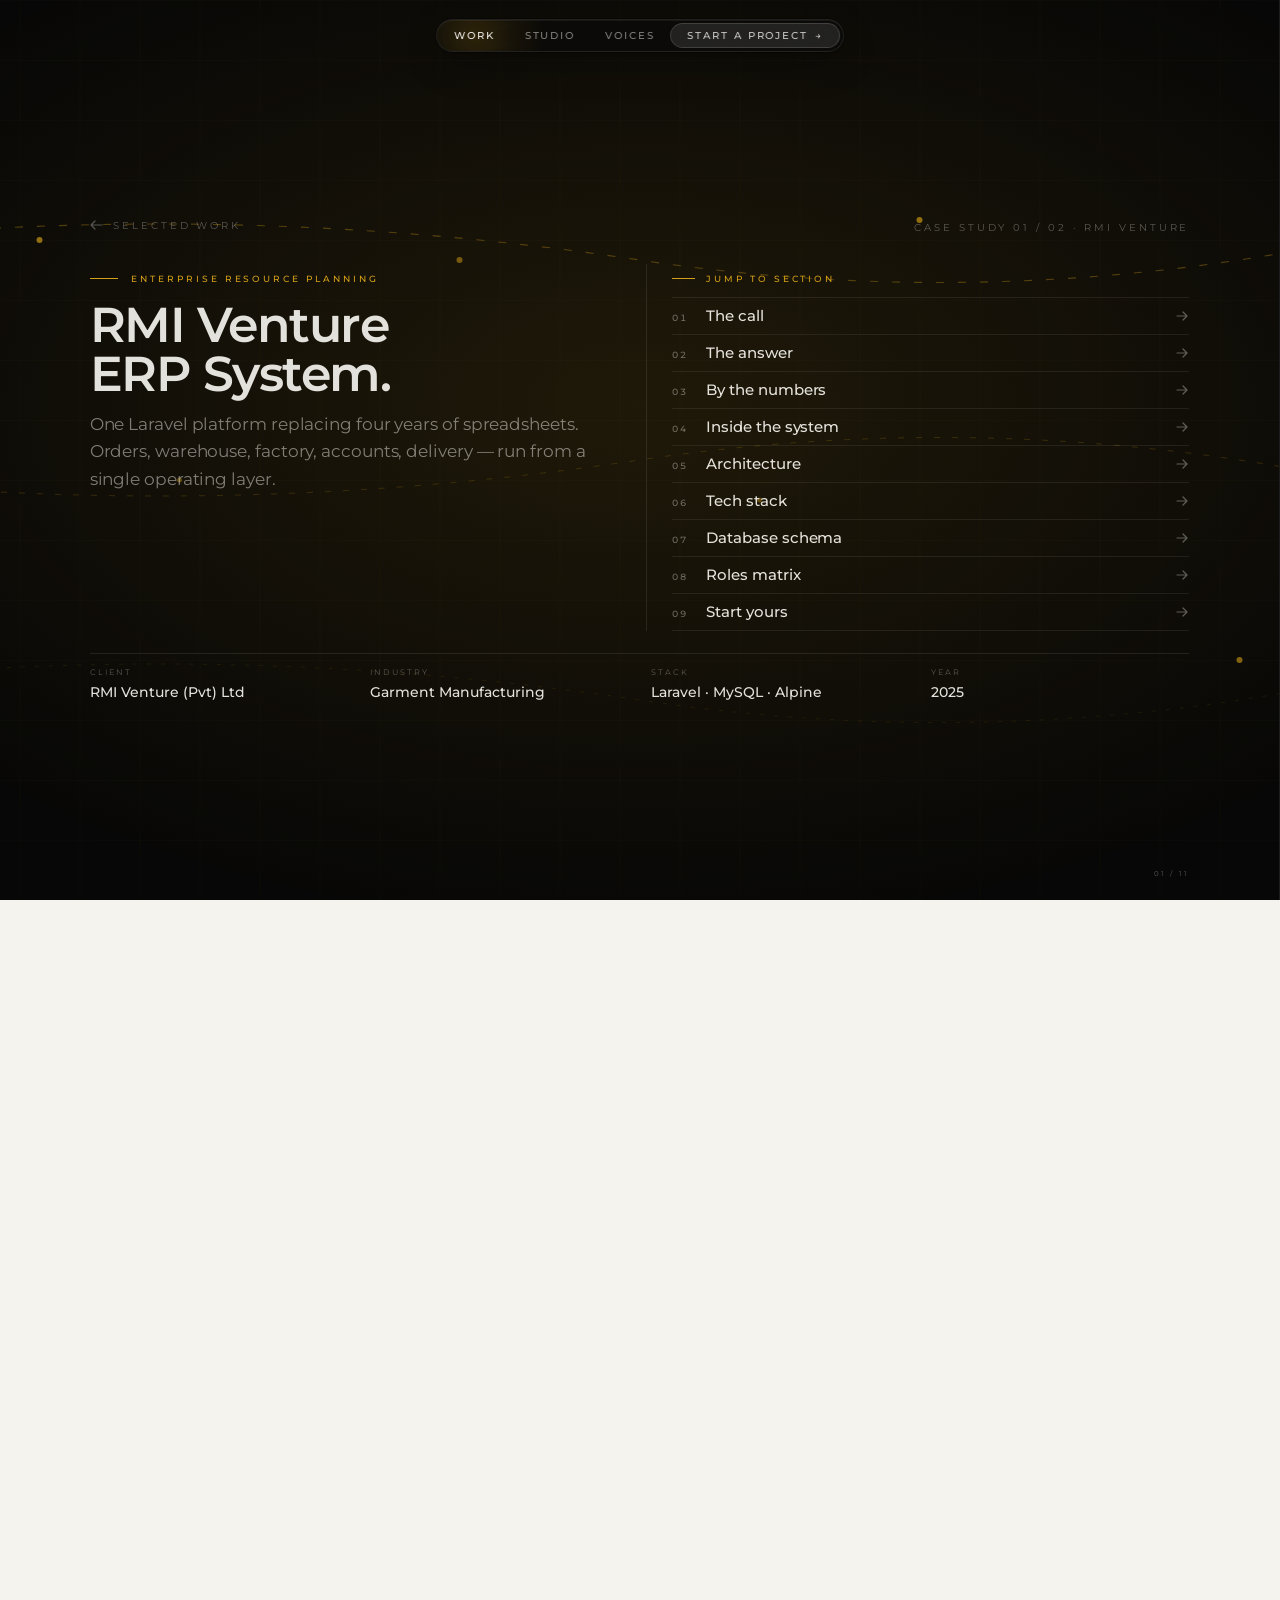
<file: case-rmi-erp.html>
<!DOCTYPE html>
<html lang="en">
<head>
<meta charset="UTF-8">
<meta name="viewport" content="width=device-width, initial-scale=1.0">
<title>RMI Venture ERP — Case Study — ØRENO Studio</title>
<meta name="description" content="An in-depth case study of the RMI Venture ERP system — a Laravel 13 enterprise platform managing orders, warehouse, factory, and accounts across a garment manufacturing conglomerate.">
<meta name="author" content="ØRENO Studio">
<meta name="robots" content="index, follow">
<meta name="theme-color" content="#050505">
<link rel="canonical" href="https://oreno.lk/case-rmi-erp">

<!-- Icons & PWA -->
<link rel="icon" href="/assets/icons/favicon.ico" sizes="any">
<link rel="icon" type="image/png" sizes="16x16" href="/assets/icons/favicon-16x16.png">
<link rel="icon" type="image/png" sizes="32x32" href="/assets/icons/favicon-32x32.png">
<link rel="apple-touch-icon" sizes="180x180" href="/assets/icons/apple-touch-icon.png">
<link rel="manifest" href="/site.webmanifest">

<!-- Structured data: CreativeWork case study -->
<script type="application/ld+json">
{
  "@context": "https://schema.org",
  "@type": "CreativeWork",
  "@id": "https://oreno.lk/case-rmi-erp",
  "name": "RMI Venture ERP — Case Study",
  "headline": "RMI Venture ERP — A Laravel 13 enterprise platform for garment manufacturing",
  "url": "https://oreno.lk/case-rmi-erp",
  "image": "https://oreno.lk/assets/og-image.jpg",
  "inLanguage": "en",
  "creator": {
    "@type": "ProfessionalService",
    "name": "ØRENO Studio",
    "url": "https://oreno.lk"
  },
  "about": ["Enterprise software", "ERP", "Garment manufacturing", "Laravel"],
  "keywords": "ERP, Laravel 13, garment manufacturing, case study, ØRENO"
}
</script>

<!-- Open Graph -->
<meta property="og:type" content="article">
<meta property="og:site_name" content="ØRENO Studio">
<meta property="og:title" content="RMI Venture ERP — Case Study">
<meta property="og:description" content="Systems that run businesses. A Laravel 13 ERP for garment manufacturing — six modules, seven roles, three brands.">
<meta property="og:url" content="https://oreno.lk/case-rmi-erp">
<meta property="og:image" content="https://oreno.lk/assets/og-image.jpg">

<link rel="preconnect" href="https://fonts.googleapis.com">
<link rel="preconnect" href="https://fonts.gstatic.com" crossorigin>
<link rel="stylesheet" href="https://fonts.googleapis.com/css2?family=Montserrat:wght@400;500;600;700&display=swap">
<link rel="stylesheet" href="styles.css?v=12.5">

<style>
  /* ═══════════════════════════════════════════════════
     CASE STUDY — SHARED TOKENS
  ═══════════════════════════════════════════════════ */
  :root {
    --cs-accent: #d4a017;
    --cs-accent-dim: rgba(212,160,23,0.22);
    --cs-dark: #070707;
    --cs-dark-2: #0f0f0f;
    --cs-line-dark: rgba(255,255,255,0.09);
    --cs-line-dark-h: rgba(255,255,255,0.18);
    --cs-text-dark: rgba(245,243,238,0.92);
    --cs-muted-dark: rgba(245,243,238,0.48);
    --cs-dim-dark: rgba(245,243,238,0.32);
  }

  .cs-page { font-family: 'Montserrat', sans-serif; color: var(--c-fg); background: var(--c-bg); }

  /* Panel override: the case study uses panels-with-inner-pad. */
  .panel.cs-panel {
    display: flex; flex-direction: column; justify-content: center;
    padding: clamp(3.8rem, 6.5vh, 6rem) var(--pad-x) clamp(2.2rem, 4vh, 3.6rem);
    overflow: hidden;
  }
  .panel.cs-panel.cs-panel--dark {
    background: var(--cs-dark);
    color: var(--cs-text-dark);
    border-right-color: var(--cs-line-dark);
  }
  .panel.cs-panel .cs-panel-inner {
    max-width: var(--max-w);
    width: 100%; margin: 0 auto;
    position: relative;
  }

  /* ─── TYPE RAMP — guided trail ──────────────
     1 eyebrow  → 2 caption → 3 body → 4 lede
     → 5 stage-h → 6 sec-h → 7 pull-q → 8 hero
     Each step ~1.25–1.35× the one before it.
  ─────────────────────────────────────────── */
  .cs-eyebrow {
    font-size: clamp(0.56rem, 0.7vw, 0.68rem);
    letter-spacing: 0.32em; text-transform: uppercase; font-weight: 500;
    color: var(--c-dim); display: inline-flex; align-items: center; gap: 0.8rem;
    margin-bottom: 1rem;
  }
  .cs-eyebrow::before {
    content: ""; width: 1.5rem; height: 1px; background: currentColor; flex-shrink: 0;
  }
  .cs-panel--dark .cs-eyebrow { color: var(--cs-dim-dark); }

  .cs-sec-h {
    font-size: clamp(1.8rem, 3.6vw, 2.8rem);
    font-weight: 500; line-height: 1.1; letter-spacing: -0.02em;
    color: var(--c-fg);
  }
  .cs-panel--dark .cs-sec-h { color: var(--cs-text-dark); }

  .cs-sec-lede {
    font-size: clamp(1.05rem, 1.35vw, 1.25rem);
    line-height: 1.6; color: var(--c-muted);
    max-width: 52ch; letter-spacing: -0.005em;
  }
  .cs-panel--dark .cs-sec-lede { color: var(--cs-muted-dark); }

  .cs-sec-head {
    display: grid; grid-template-columns: 1fr 1.4fr;
    gap: clamp(2rem, 5vw, 5rem);
    align-items: start;
    margin-bottom: clamp(1.6rem, 3.8vh, 2.8rem);
  }
  .cs-sec-head .cs-eyebrow { margin-bottom: 0.7rem; }
  .cs-sec-head .cs-sec-h { margin-bottom: 0; }

  /* ═══════════════════════════════════════════════════
     01 · HERO
  ═══════════════════════════════════════════════════ */
  .cs-hero { background: var(--cs-dark); color: var(--cs-text-dark); }
  .cs-hero-bg {
    position: absolute; inset: 0; z-index: 0; opacity: 0.75;
    pointer-events: none;
  }
  .cs-hero-bg svg { width: 100%; height: 100%; display: block; }
  .cs-hero-inner { position: relative; z-index: 2; }

  .cs-hero-top {
    display: flex; justify-content: space-between; align-items: center;
    margin-bottom: clamp(1.4rem, 3vh, 2.4rem);
    font-size: var(--fs-label); letter-spacing: 0.28em;
    text-transform: uppercase; color: var(--cs-dim-dark);
  }
  .cs-hero-back {
    display: inline-flex; align-items: center; gap: 0.6rem;
    color: var(--cs-dim-dark); text-decoration: none;
    padding-bottom: 0.25rem; border-bottom: 1px solid transparent;
    transition: color 0.3s ease, border-color 0.3s ease;
  }
  .cs-hero-back:hover { color: var(--cs-text-dark); border-bottom-color: var(--cs-accent); }
  .cs-hero-eyebrow {
    font-size: clamp(0.56rem, 0.7vw, 0.68rem); letter-spacing: 0.32em; text-transform: uppercase;
    color: var(--cs-accent); display: inline-flex; align-items: center; gap: 0.8rem;
    margin-bottom: 1rem; font-weight: 500;
  }
  .cs-hero-eyebrow::before {
    content: ""; width: 1.8rem; height: 1px; background: var(--cs-accent); flex-shrink: 0;
  }
  .cs-hero-title {
    font-size: clamp(2.2rem, 5.4vw, 4.8rem);
    font-weight: 600; line-height: 1.02;
    letter-spacing: -0.03em;
    color: var(--cs-text-dark);
    margin-bottom: clamp(0.6rem, 1.2vh, 1rem);
  }
  .cs-hero-sub {
    font-size: clamp(1.05rem, 1.35vw, 1.25rem);
    line-height: 1.6; color: var(--cs-muted-dark);
    letter-spacing: -0.005em;
    max-width: 620px;
    margin-bottom: clamp(1rem, 2.2vh, 1.5rem);
  }
  .cs-hero-pills { display: flex; flex-wrap: wrap; gap: 0.5rem; margin-bottom: clamp(0.9rem, 2vh, 1.4rem); }
  .cs-hero-pills span {
    font-size: clamp(0.5rem, 0.78vw, 0.6rem);
    letter-spacing: 0.2em; text-transform: uppercase;
    color: var(--cs-muted-dark);
    border: 1px solid var(--cs-line-dark-h);
    padding: 0.45rem 0.85rem;
  }
  /* Hero 2-col body: intro card + section index */
  .cs-hero-body {
    display: grid;
    grid-template-columns: 1.1fr 1fr;
    gap: clamp(2rem, 4vw, 4rem);
    align-items: start;
    margin-bottom: clamp(1.2rem, 2.4vh, 2rem);
  }
  .cs-hero-intro { min-width: 0; }
  .cs-hero-intro .cs-hero-sub { margin-bottom: 0; }

  /* SECTION INDEX — the "jump to" nav inside the hero */
  .cs-index {
    border-left: 1px solid var(--cs-line-dark);
    padding-left: clamp(1.2rem, 2vw, 2rem);
    min-width: 0;
  }
  .cs-index-label {
    font-size: clamp(0.56rem, 0.7vw, 0.68rem);
    letter-spacing: 0.32em; text-transform: uppercase;
    color: var(--cs-accent); font-weight: 500;
    margin: 0 0 clamp(0.8rem, 1.5vh, 1.2rem);
    display: inline-flex; align-items: center; gap: 0.7rem;
  }
  .cs-index-label::before {
    content: ""; width: 1.4rem; height: 1px; background: var(--cs-accent);
  }
  .cs-index-list {
    list-style: none; padding: 0; margin: 0;
    display: flex; flex-direction: column;
  }
  .cs-index-list li {
    border-bottom: 1px solid rgba(245,243,238,0.08);
  }
  .cs-index-list li:first-child {
    border-top: 1px solid rgba(245,243,238,0.08);
  }
  .cs-index-item {
    appearance: none; background: transparent; border: 0; outline: 0;
    font-family: inherit; cursor: pointer;
    width: 100%; text-align: left;
    display: grid;
    grid-template-columns: auto 1fr auto;
    column-gap: clamp(0.8rem, 1.4vw, 1.2rem);
    align-items: baseline;
    padding: clamp(0.55rem, 0.95vh, 0.85rem) 0.4rem clamp(0.55rem, 0.95vh, 0.85rem) 0;
    color: var(--cs-text-dark);
    transition: padding-left 0.35s ease, background 0.35s ease;
  }
  .cs-index-item:hover,
  .cs-index-item:focus-visible,
  .cs-index-item.is-active {
    padding-left: 0.9rem;
    background: color-mix(in srgb, var(--cs-accent) 6%, transparent);
  }
  .cs-index-item:hover .cs-index-arrow,
  .cs-index-item:focus-visible .cs-index-arrow,
  .cs-index-item.is-active .cs-index-arrow {
    transform: translateX(4px);
    color: var(--cs-accent);
  }
  .cs-index-item:hover .cs-index-num,
  .cs-index-item:focus-visible .cs-index-num,
  .cs-index-item.is-active .cs-index-num,
  .cs-index-item:hover .cs-index-title,
  .cs-index-item:focus-visible .cs-index-title,
  .cs-index-item.is-active .cs-index-title {
    color: var(--cs-accent);
  }
  .cs-index-num {
    font-size: clamp(0.52rem, 0.68vw, 0.62rem);
    letter-spacing: 0.24em;
    color: rgba(245,243,238,0.4);
    font-variant-numeric: tabular-nums;
    font-weight: 500;
    transition: color 0.35s ease;
  }
  .cs-index-title {
    font-size: clamp(0.92rem, 1.15vw, 1.1rem);
    color: var(--cs-text-dark);
    font-weight: 500;
    letter-spacing: -0.005em;
    line-height: 1.25;
    transition: color 0.35s ease;
    grid-column: 2;
    grid-row: 1;
  }
  .cs-index-desc {
    grid-column: 2;
    grid-row: 2;
    font-size: clamp(0.68rem, 0.82vw, 0.78rem);
    color: rgba(245,243,238,0.42);
    line-height: 1.4;
    margin-top: 0.15rem;
  }
  .cs-index-arrow {
    grid-column: 3;
    grid-row: 1 / span 2;
    align-self: center;
    color: rgba(245,243,238,0.35);
    transition: transform 0.35s ease, color 0.35s ease;
    flex-shrink: 0;
  }

  .cs-hero-meta {
    display: grid; grid-template-columns: repeat(4, 1fr);
    gap: 0;
    border-top: 1px solid var(--cs-line-dark);
    padding-top: clamp(0.9rem, 1.6vh, 1.4rem);
  }
  .cs-hero-meta-item {
    display: flex; flex-direction: column; gap: 0.35rem;
    padding-right: 1rem;
  }
  .cs-hero-meta-label {
    font-size: clamp(0.42rem, 0.6vw, 0.5rem);
    letter-spacing: 0.26em; text-transform: uppercase;
    color: var(--cs-dim-dark);
  }
  .cs-hero-meta-value {
    font-size: clamp(0.78rem, 1.1vw, 0.95rem);
    color: var(--cs-text-dark); font-weight: 500;
  }

  /* ═══════════════════════════════════════════════════
     02 · THE CALL — manifesto-style numbered rows
  ═══════════════════════════════════════════════════ */
  .cs-call-rows { display: flex; flex-direction: column; margin-top: clamp(1rem, 2vh, 1.5rem); }
  .cs-call-row {
    display: grid;
    grid-template-columns: clamp(3rem, 5vw, 5rem) 1fr;
    align-items: baseline;
    gap: clamp(1.5rem, 3vw, 2.4rem);
    padding: clamp(1.4rem, 3vh, 2.2rem) 0;
    border-bottom: 1px solid var(--c-border);
  }
  .cs-call-row:first-child { border-top: 1px solid var(--c-border); }
  .cs-call-num {
    font-size: clamp(0.5rem, 0.75vw, 0.6rem);
    letter-spacing: 0.32em; text-transform: uppercase;
    color: var(--cs-accent);
    font-variant-numeric: tabular-nums;
  }
  .cs-call-line {
    font-size: clamp(1.3rem, 2.6vw, 2rem);
    font-weight: 600; letter-spacing: -0.015em; line-height: 1.2;
    color: var(--c-fg);
  }
  .cs-call-line span { color: var(--c-muted); font-weight: 400; }

  /* ═══════════════════════════════════════════════════
     03 · THE ANSWER — editorial pull quote
  ═══════════════════════════════════════════════════ */
  .cs-answer { text-align: left; }
  .cs-answer .cs-panel-inner { max-width: 980px; }
  .cs-answer-pre {
    font-size: var(--fs-label); letter-spacing: 0.34em; text-transform: uppercase;
    color: var(--cs-dim-dark); margin-bottom: clamp(2rem, 4vh, 2.8rem);
    display: inline-flex; align-items: center; gap: 0.8rem;
  }
  .cs-answer-pre::before { content: ""; width: 1.8rem; height: 1px; background: var(--cs-accent); }
  .cs-answer-q {
    font-size: clamp(2rem, 4.2vw, 3.4rem);
    font-weight: 500; line-height: 1.15; letter-spacing: -0.025em;
    color: var(--cs-text-dark);
  }
  .cs-answer-q em {
    font-style: normal; color: var(--cs-accent);
  }
  .cs-answer-sig {
    margin-top: clamp(2.4rem, 5vh, 3.6rem);
    font-size: var(--fs-label); letter-spacing: 0.28em; text-transform: uppercase;
    color: var(--cs-muted-dark);
    display: flex; gap: 1.2rem; align-items: center;
  }
  .cs-answer-sig::before { content:""; width: 2.4rem; height: 1px; background: var(--cs-muted-dark); }

  /* ═══════════════════════════════════════════════════
     04 · BY THE NUMBERS
  ═══════════════════════════════════════════════════ */
  .cs-nums-grid {
    display: grid; grid-template-columns: repeat(4, 1fr);
    border-top: 1px solid var(--cs-line-dark);
    border-left: 1px solid var(--cs-line-dark);
  }
  .cs-num-card {
    padding: clamp(1.4rem, 3vw, 2.4rem) clamp(1.2rem, 2.4vw, 1.8rem);
    border-right: 1px solid var(--cs-line-dark);
    border-bottom: 1px solid var(--cs-line-dark);
    position: relative;
    transition: background 0.4s ease;
  }
  .cs-num-card:hover { background: rgba(212,160,23,0.04); }
  .cs-num-card::before {
    content: ""; position: absolute; top: 0; left: 0;
    width: 0; height: 1px; background: var(--cs-accent);
    transition: width 1.2s var(--ease-expo, cubic-bezier(0.16,1,0.3,1));
  }
  .cs-num-card.is-in::before { width: 100%; }
  .cs-num-label {
    font-size: clamp(0.42rem, 0.62vw, 0.5rem);
    letter-spacing: 0.28em; text-transform: uppercase;
    color: var(--cs-dim-dark); margin-bottom: 1.2rem;
  }
  .cs-num-value {
    font-size: clamp(2rem, 4.2vw, 3.4rem);
    font-weight: 500; line-height: 1; letter-spacing: -0.035em;
    color: var(--cs-text-dark); font-variant-numeric: tabular-nums;
  }
  .cs-num-note {
    margin-top: 0.9rem;
    font-size: clamp(0.62rem, 0.82vw, 0.72rem);
    color: var(--cs-muted-dark); line-height: 1.6;
  }

  /* ═══════════════════════════════════════════════════
     05 · INSIDE THE SYSTEM — browser chrome + tabs + mockup
  ═══════════════════════════════════════════════════ */
  .cs-stage-layout {
    display: grid; grid-template-columns: 1.6fr 1fr;
    gap: clamp(2rem, 4vw, 3.5rem);
    align-items: center;
    margin-top: clamp(0.8rem, 2vh, 1.4rem);
  }
  .cs-stage-frame {
    border: 1px solid var(--c-border);
    background: #0a0f1e;
    box-shadow: 0 30px 60px -24px rgba(10,10,10,0.18), 0 0 0 1px rgba(212,160,23,0.04);
    overflow: hidden;
  }
  .cs-stage-chrome {
    background: #18181b;
    padding: 0.55rem 0.9rem;
    display: flex; align-items: center; gap: 0.8rem;
    border-bottom: 1px solid rgba(255,255,255,0.06);
  }
  .cs-stage-dots { display: flex; gap: 0.36rem; }
  .cs-stage-dots span {
    width: 8px; height: 8px; border-radius: 50%;
    background: rgba(255,255,255,0.22);
  }
  .cs-stage-addr {
    flex: 1; background: rgba(255,255,255,0.06);
    padding: 0.35rem 0.8rem;
    font-size: 0.56rem; letter-spacing: 0.08em;
    color: rgba(255,255,255,0.45);
    font-family: 'Montserrat', monospace;
    display: flex; align-items: center; gap: 0.5rem;
  }
  .cs-stage-addr svg { width: 9px; height: 9px; flex-shrink: 0; }
  .cs-stage-view {
    aspect-ratio: 16 / 10;
    background: #0a0f1e;
    position: relative; overflow: hidden;
    color: rgba(245,243,238,0.92);
    font-size: clamp(0.56rem, 0.78vw, 0.68rem);
  }

  /* ═══════════════════════════════════════════════════
     CS-APPS · boot animation
  ═══════════════════════════════════════════════════ */
  .cs-stage-frame.is-booting .cs-stage-view::before,
  .cs-stage-frame.is-booted  .cs-stage-view::before {
    content: ""; position: absolute; inset: 0;
    background: linear-gradient(180deg, rgba(212,160,23,0.08), transparent 40%),
                repeating-linear-gradient(0deg, rgba(255,255,255,0.02) 0 1px, transparent 1px 3px);
    pointer-events: none; opacity: 0;
    transition: opacity 0.6s ease;
    z-index: 1;
  }
  .cs-stage-frame.is-booting .cs-stage-view::before { opacity: 1; }
  .cs-stage-frame.is-booted  .cs-stage-view::before { opacity: 0; }
  .cs-stage-chrome .cs-chrome-live {
    margin-left: auto;
    font-size: 0.48rem; letter-spacing: 0.22em; text-transform: uppercase;
    color: var(--cs-accent);
    border: 1px solid rgba(212,160,23,0.45);
    padding: 0.18rem 0.55rem;
    border-radius: 2px;
    animation: cs-live-in 0.4s ease both;
  }
  @keyframes cs-live-in {
    from { opacity: 0; transform: translateY(-2px); }
    to   { opacity: 1; transform: translateY(0); }
  }

  /* ═══════════════════════════════════════════════════
     CS-APPS · demo blob
  ═══════════════════════════════════════════════════ */
  .cs-demo-blob {
    position: absolute; top: 0; left: 0;
    width: 34px; height: 34px; margin: -17px 0 0 -17px;
    border-radius: 50%;
    background: radial-gradient(circle at 50% 50%, rgba(212,160,23,0.55), rgba(212,160,23,0.12) 55%, transparent 72%);
    pointer-events: none; z-index: 9;
    opacity: 0; transition: opacity 0.4s ease;
    mix-blend-mode: screen;
  }
  .cs-demo-blob.is-visible { opacity: 1; }

  /* ═══════════════════════════════════════════════════
     CS-APPS · RMI Dashboard scene
  ═══════════════════════════════════════════════════ */
  .cs-scene { position: absolute; inset: 0; display: flex; flex-direction: column; padding: 0.9rem 1rem 0.8rem; gap: 0.7rem; }
  .cs-scene--placeholder {
    align-items: flex-start; justify-content: center;
    background: linear-gradient(160deg, #0f172a 0%, #0a0f1e 70%);
  }
  .cs-placeholder-tag {
    font-size: 0.5rem; letter-spacing: 0.28em; text-transform: uppercase;
    color: var(--cs-accent);
  }
  .cs-placeholder-h {
    font-size: 1.2rem; font-weight: 600; color: #F5F3EE;
    margin: 0.6rem 0 0.4rem; max-width: 28ch;
  }
  .cs-placeholder-p {
    font-size: 0.72rem; line-height: 1.6; color: rgba(245,243,238,0.55);
    max-width: 46ch;
  }

  /* Stat strip */
  .cs-scene-stats {
    display: grid; grid-template-columns: repeat(4, 1fr);
    gap: 0.55rem;
  }
  .cs-scene-stat {
    background: #141a2b;
    border: 1px solid rgba(255,255,255,0.05);
    padding: 0.55rem 0.7rem;
    display: flex; flex-direction: column; gap: 0.18rem;
  }
  .cs-scene-stat-label {
    font-size: 0.46rem; letter-spacing: 0.22em; text-transform: uppercase;
    color: rgba(245,243,238,0.4);
    margin: 0;
  }
  .cs-scene-stat-value {
    font-size: 0.96rem; font-weight: 700;
    color: var(--cs-accent);
    margin: 0;
    font-variant-numeric: tabular-nums;
  }
  .cs-scene-stat-value span { font-variant-numeric: tabular-nums; }
  .cs-scene-stat-foot {
    font-size: 0.46rem;
    color: rgba(245,243,238,0.35);
    margin: 0;
  }

  /* Brand chip row */
  .cs-scene-chips { display: flex; gap: 0.4rem; flex-wrap: wrap; }
  .cs-scene-chip {
    font-family: inherit; cursor: pointer;
    font-size: 0.5rem; letter-spacing: 0.16em; text-transform: uppercase;
    padding: 0.35rem 0.7rem;
    background: transparent;
    border: 1px solid rgba(255,255,255,0.12);
    color: rgba(245,243,238,0.6);
    transition: color 0.3s ease, border-color 0.3s ease, background 0.3s ease;
    border-radius: 2px;
  }
  .cs-scene-chip:hover { color: #F5F3EE; border-color: rgba(255,255,255,0.3); }
  .cs-scene-chip.is-active {
    color: #0a0a0a;
    background: var(--cs-accent);
    border-color: var(--cs-accent);
  }

  /* Body split */
  .cs-scene-body {
    display: grid;
    grid-template-columns: 1.25fr 1fr;
    gap: 0.7rem;
    flex: 1; min-height: 0;
  }
  .cs-scene-chart-wrap,
  .cs-scene-list-wrap {
    background: #141a2b;
    border: 1px solid rgba(255,255,255,0.05);
    padding: 0.55rem 0.7rem;
    display: flex; flex-direction: column; gap: 0.4rem;
    min-height: 0;
  }
  .cs-scene-section-label {
    font-size: 0.44rem; letter-spacing: 0.24em; text-transform: uppercase;
    color: rgba(245,243,238,0.4);
    margin: 0;
  }

  /* Chart */
  .cs-scene-chart { flex: 1; min-height: 0; display: flex; align-items: stretch; }
  .cs-scene-chart-svg { width: 100%; height: 100%; }
  .cs-chart-base { stroke: rgba(255,255,255,0.1); stroke-width: 0.6; }
  .cs-chart-bar  { fill: var(--cs-accent); fill-opacity: 0.85; }
  .cs-chart-label {
    font-size: 6px; letter-spacing: 1px; fill: rgba(245,243,238,0.45);
    font-family: 'Montserrat', monospace; text-transform: uppercase;
  }

  /* Orders list */
  .cs-scene-list {
    list-style: none; padding: 0; margin: 0;
    display: flex; flex-direction: column; gap: 0.22rem;
    overflow: hidden;
  }
  .cs-scene-list-item {
    display: grid;
    grid-template-columns: 1fr 1.1fr 0.55fr 0.9fr 0.8fr;
    align-items: center; gap: 0.4rem;
    padding: 0.35rem 0.5rem;
    background: rgba(255,255,255,0.015);
    border: 1px solid rgba(255,255,255,0.05);
    cursor: pointer;
    font-size: 0.5rem;
    transition: border-color 0.3s ease, background 0.3s ease;
  }
  .cs-scene-list-item:hover,
  .cs-scene-list-item:focus-visible {
    border-color: rgba(212,160,23,0.4);
    background: rgba(212,160,23,0.06);
    outline: none;
  }
  .cs-scene-list-no   { color: var(--cs-accent); font-weight: 600; letter-spacing: 0.04em; }
  .cs-scene-list-brand{ color: rgba(245,243,238,0.75); }
  .cs-scene-list-qty  { color: rgba(245,243,238,0.55); text-align: right; font-variant-numeric: tabular-nums; }
  .cs-scene-list-amt  { color: rgba(245,243,238,0.7); text-align: right; font-variant-numeric: tabular-nums; }
  .cs-scene-pill {
    font-size: 0.4rem; letter-spacing: 0.14em; text-transform: uppercase;
    padding: 0.18rem 0.4rem;
    border: 1px solid rgba(255,255,255,0.12);
    text-align: center;
    color: rgba(245,243,238,0.65);
  }
  .cs-status--draft      { color: rgba(245,243,238,0.5); border-color: rgba(245,243,238,0.18); }
  .cs-status--confirmed  { color: #93c5fd;             border-color: rgba(147,197,253,0.3); }
  .cs-status--packing    { color: #fbbf24;             border-color: rgba(251,191,36,0.35); }
  .cs-status--dispatched { color: #a78bfa;             border-color: rgba(167,139,250,0.35); }
  .cs-status--delivered  { color: #34d399;             border-color: rgba(52,211,153,0.35); }

  /* Drawer */
  .cs-scene-drawer-backdrop {
    position: absolute; inset: 0;
    background: rgba(0,0,0,0.55);
    opacity: 0; pointer-events: none;
    transition: opacity 0.35s ease;
    z-index: 3;
  }
  .cs-scene-drawer-backdrop.is-open { opacity: 1; pointer-events: auto; }
  .cs-scene-drawer {
    position: absolute; top: 0; right: 0; bottom: 0;
    width: 46%;
    background: #0a0f1e;
    border-left: 1px solid rgba(212,160,23,0.22);
    transform: translateX(100%);
    transition: transform 0.55s cubic-bezier(.2,.7,.2,1);
    z-index: 4;
    display: flex;
  }
  .cs-scene-drawer.is-open { transform: translateX(0); }
  .cs-drawer-inner {
    padding: 0.95rem 1rem 0.8rem;
    display: flex; flex-direction: column; gap: 0.55rem;
    width: 100%;
    position: relative;
  }
  .cs-drawer-close {
    position: absolute; top: 0.55rem; right: 0.65rem;
    background: transparent; border: none;
    color: rgba(245,243,238,0.55);
    font-size: 1.1rem; cursor: pointer; line-height: 1;
    padding: 0.25rem 0.5rem;
    font-family: inherit;
  }
  .cs-drawer-close:hover { color: #F5F3EE; }
  .cs-drawer-label {
    font-size: 0.44rem; letter-spacing: 0.26em; text-transform: uppercase;
    color: var(--cs-accent); margin: 0;
  }
  .cs-drawer-h { font-size: 1rem; color: #F5F3EE; margin: 0; font-weight: 600; letter-spacing: -0.01em; }
  .cs-drawer-sub { font-size: 0.55rem; color: rgba(245,243,238,0.55); margin: 0 0 0.3rem; }
  .cs-drawer-timeline { display: flex; flex-direction: column; gap: 0.35rem; margin-top: 0.15rem; }
  .cs-drawer-step {
    display: grid;
    grid-template-columns: 14px 1fr auto;
    align-items: center; gap: 0.55rem;
    font-size: 0.5rem; color: rgba(245,243,238,0.45);
  }
  .cs-drawer-step.is-done { color: rgba(245,243,238,0.85); }
  .cs-drawer-dot {
    width: 7px; height: 7px; border-radius: 50%;
    background: rgba(255,255,255,0.2);
    box-shadow: 0 0 0 1px rgba(255,255,255,0.05);
  }
  .cs-drawer-step.is-done .cs-drawer-dot { background: var(--cs-accent); box-shadow: 0 0 0 2px rgba(212,160,23,0.18); }
  .cs-drawer-step-l { letter-spacing: 0.1em; text-transform: uppercase; }
  .cs-drawer-step-t { font-variant-numeric: tabular-nums; color: rgba(245,243,238,0.35); }
  .cs-drawer-foot {
    margin-top: auto;
    display: flex; justify-content: space-between;
    font-size: 0.42rem; letter-spacing: 0.14em; text-transform: uppercase;
    color: rgba(245,243,238,0.32);
    border-top: 1px solid rgba(255,255,255,0.06);
    padding-top: 0.45rem;
  }

  @media (prefers-reduced-motion: reduce) {
    .cs-demo-blob { display: none !important; }
    .cs-scene-chart-svg .cs-chart-bar { transform: none !important; }
  }
  @media (max-width: 768px) {
    .cs-scene-body        { grid-template-columns: 1fr; }
    .cs-scene-stats       { grid-template-columns: 1fr 1fr; }
    .cs-scene-list-item   { grid-template-columns: 1fr auto; gap: 0.3rem; }
    .cs-scene-list-brand,
    .cs-scene-list-qty,
    .cs-scene-list-amt    { display: none; }
    .cs-scene-drawer      { width: 88%; }
  }

  .cs-stage-tabs {
    display: flex; flex-wrap: wrap; gap: 0.4rem;
    margin-top: 1rem;
  }
  .cs-stage-tab {
    font-size: clamp(0.44rem, 0.62vw, 0.52rem);
    letter-spacing: 0.24em; text-transform: uppercase;
    padding: 0.55rem 0.9rem;
    border: 1px solid var(--c-border);
    background: transparent; color: var(--c-muted);
    cursor: pointer; font-family: inherit;
    transition: color 0.3s ease, border-color 0.3s ease, background 0.3s ease;
  }
  .cs-stage-tab:hover { color: var(--c-fg); border-color: rgba(10,10,10,0.2); }
  .cs-stage-tab.is-active {
    color: #0a0a0a; background: var(--cs-accent); border-color: var(--cs-accent);
  }

  .cs-stage-copy-item { display: none; }
  .cs-stage-copy-item.is-active { display: block; }
  .cs-stage-copy-label {
    font-size: var(--fs-label); letter-spacing: 0.3em; text-transform: uppercase;
    color: var(--cs-accent); margin-bottom: 1rem;
  }
  .cs-stage-copy-h {
    font-size: clamp(1.3rem, 2.1vw, 1.75rem);
    font-weight: 500; letter-spacing: -0.015em; line-height: 1.18;
    color: var(--c-fg); margin-bottom: 0.7rem;
  }
  .cs-stage-copy-p {
    font-size: clamp(0.82rem, 1vw, 0.92rem);
    line-height: 1.65; color: var(--c-muted);
  }
  .cs-stage-hint {
    margin-top: 1.4rem;
    font-size: clamp(0.46rem, 0.66vw, 0.54rem);
    letter-spacing: 0.24em; text-transform: uppercase;
    color: var(--c-dim);
    display: flex; align-items: center; gap: 0.6rem;
  }
  .cs-stage-hint::before { content: ""; width: 1rem; height: 1px; background: var(--c-dim); }

  /* ═══════════════════════════════════════════════════
     06 · ARCHITECTURE DIAGRAM
  ═══════════════════════════════════════════════════ */
  .cs-arch-stage {
    border: 1px solid var(--c-border);
    padding: clamp(1.1rem, 2.4vw, 2rem) clamp(1.1rem, 2.4vw, 2rem);
    background: #FBFAF6;
  }
  .cs-arch-stage svg { display: block; width: 100%; height: auto; max-height: clamp(280px, 50vh, 520px); }
  .cs-arch-node rect { fill: #fff; stroke: #18181b; stroke-width: 1; }
  .cs-arch-node text {
    font-family: 'Montserrat', sans-serif; fill: #18181b;
    font-size: 11px; font-weight: 500;
  }
  .cs-arch-node .arch-sub {
    font-size: 7px; fill: rgba(24,24,27,0.55);
    letter-spacing: 0.14em; text-transform: uppercase;
  }
  .cs-arch-line {
    stroke: #18181b; stroke-width: 1; fill: none;
  }
  .cs-arch-hub { fill: var(--cs-accent); stroke: #18181b; stroke-width: 1; }
  .cs-arch-hub-text { fill: #fff; font-weight: 600; }

  /* ═══════════════════════════════════════════════════
     07 · TECH STACK
  ═══════════════════════════════════════════════════ */
  .cs-stack-wrap { max-height: clamp(340px, 56vh, 560px); overflow-y: auto; }
  .cs-stack-table {
    width: 100%; border-collapse: collapse;
    border-top: 1px solid var(--c-border);
  }
  .cs-stack-table tr { border-bottom: 1px solid var(--c-border); }
  .cs-stack-table tr:hover { background: rgba(24,24,27,0.015); }
  .cs-stack-table td {
    padding: clamp(0.8rem, 1.5vh, 1.2rem) clamp(0.8rem, 2vw, 1.6rem);
    vertical-align: top;
    font-size: clamp(0.78rem, 1.05vw, 0.9rem);
    line-height: 1.6;
  }
  .cs-stack-table td:nth-child(1) {
    font-size: clamp(0.44rem, 0.66vw, 0.52rem);
    letter-spacing: 0.26em; text-transform: uppercase;
    color: var(--c-dim); width: 22%;
    padding-top: calc(clamp(0.8rem, 1.5vh, 1.2rem) + 0.2rem);
  }
  .cs-stack-table td:nth-child(2) {
    color: var(--c-fg); font-weight: 500; width: 28%;
  }
  .cs-stack-table td:nth-child(3) { color: var(--c-muted); max-width: 50ch; }

  /* ═══════════════════════════════════════════════════
     08 · DATABASE SCHEMA (dark panel)
  ═══════════════════════════════════════════════════ */
  .cs-schema-wrap {
    padding: clamp(1rem, 2.5vw, 1.8rem);
    border: 1px solid var(--cs-line-dark);
    max-height: clamp(320px, 52vh, 520px); overflow: hidden;
  }
  .cs-schema-wrap svg { display: block; width: 100%; height: auto; max-height: clamp(280px, 46vh, 460px); }
  .cs-schema-table-rect { fill: #0f0f0f; stroke: var(--cs-line-dark-h); stroke-width: 1; }
  .cs-schema-table-header { fill: var(--cs-accent); }
  .cs-schema-table-header-text {
    font-family: 'Montserrat', sans-serif; font-size: 10px;
    fill: #0a0a0a; font-weight: 600; letter-spacing: 0.08em;
    text-transform: uppercase;
  }
  .cs-schema-col-text {
    font-family: 'Montserrat', sans-serif; font-size: 9px;
    fill: var(--cs-muted-dark);
  }
  .cs-schema-col-key { fill: var(--cs-accent); font-weight: 600; }
  .cs-schema-rel {
    stroke: var(--cs-accent); stroke-width: 1.2; fill: none;
    stroke-dasharray: 3 3;
  }

  /* ═══════════════════════════════════════════════════
     09 · ROLES MATRIX
  ═══════════════════════════════════════════════════ */
  .cs-roles-wrap { max-height: clamp(340px, 56vh, 560px); overflow: auto; }
  .cs-roles-table {
    width: 100%; border-collapse: collapse;
    border: 1px solid var(--c-border);
    font-size: clamp(0.7rem, 0.95vw, 0.82rem);
  }
  .cs-roles-table th, .cs-roles-table td {
    padding: clamp(0.6rem, 1vh, 0.9rem) clamp(0.5rem, 0.9vw, 0.9rem);
    border-bottom: 1px solid var(--c-border);
    border-right: 1px solid var(--c-border);
    text-align: center;
  }
  .cs-roles-table th {
    font-size: clamp(0.42rem, 0.62vw, 0.5rem);
    letter-spacing: 0.22em; text-transform: uppercase;
    color: var(--c-dim); font-weight: 500;
    background: rgba(24,24,27,0.025);
  }
  .cs-roles-table td:first-child, .cs-roles-table th:first-child {
    text-align: left; font-weight: 500; color: var(--c-fg);
  }
  .cs-roles-table tbody tr:hover { background: rgba(212,160,23,0.04); }
  .cs-roles-dot {
    display: inline-block; width: 8px; height: 8px;
    background: var(--cs-accent); border-radius: 50%;
  }
  .cs-roles-dot--off {
    background: transparent; border: 1px solid var(--c-border);
  }

  /* ═══════════════════════════════════════════════════
     10 · OUTRO / CTA
  ═══════════════════════════════════════════════════ */
  .cs-outro { text-align: center; }
  .cs-outro .cs-panel-inner { max-width: 820px; }
  .cs-outro .cs-eyebrow { color: var(--cs-accent); justify-content: center; }
  .cs-outro-h {
    font-size: clamp(2rem, 4.2vw, 3.4rem);
    font-weight: 500; line-height: 1.12; letter-spacing: -0.025em;
    color: var(--cs-text-dark);
    margin-bottom: 0.9rem;
  }
  .cs-outro-sub {
    font-size: clamp(1.02rem, 1.3vw, 1.2rem);
    line-height: 1.6; color: var(--cs-muted-dark);
    letter-spacing: -0.005em;
    max-width: 54ch; margin: 0 auto clamp(1.6rem, 3vh, 2.4rem);
  }
  .cs-outro-actions {
    display: flex; flex-wrap: wrap; gap: 1rem; justify-content: center;
  }
  .cs-outro-btn {
    display: inline-flex; align-items: center; gap: 0.7rem;
    padding: 0.95rem 1.6rem;
    font-size: clamp(0.5rem, 0.76vw, 0.6rem);
    letter-spacing: 0.24em; text-transform: uppercase;
    text-decoration: none;
    border: 1px solid var(--cs-line-dark-h);
    color: var(--cs-text-dark);
    transition: border-color 0.3s ease, background 0.3s ease, color 0.3s ease;
  }
  .cs-outro-btn:hover { border-color: var(--cs-accent); color: var(--cs-accent); }
  .cs-outro-btn--primary {
    background: var(--cs-accent); border-color: var(--cs-accent); color: #0a0a0a;
  }
  .cs-outro-btn--primary:hover { background: transparent; color: var(--cs-accent); }

  /* Reveal animation base */
  .cs-reveal { opacity: 0; transform: translateY(28px); transition: opacity 0.9s cubic-bezier(0.16,1,0.3,1), transform 0.9s cubic-bezier(0.16,1,0.3,1); }
  .cs-reveal.is-in { opacity: 1; transform: translateY(0); }

  .cs-draw { stroke-dasharray: 600; stroke-dashoffset: 600; transition: stroke-dashoffset 1.6s ease; }
  .cs-draw.is-in { stroke-dashoffset: 0; }

  /* ═══════════════════════════════════════════════════
     RESPONSIVE — mid-range, short-height, tablet, mobile
  ═══════════════════════════════════════════════════ */
  /* Mid-range laptops (the "forgotten middle": 1280–1440w) */
  @media (max-width: 1440px) {
    .panel.cs-panel { padding: clamp(3rem, 5vh, 5rem) var(--pad-x) clamp(1.8rem, 3vh, 3rem); }
    .cs-hero-title { font-size: clamp(1.9rem, 3.8vw, 3.4rem); }
    .cs-hero-body { gap: clamp(1.6rem, 3vw, 2.4rem); grid-template-columns: 1fr 1.05fr; }
    .cs-index-item { padding: 0.55rem 0 0.55rem 0; }
    .cs-index-desc { display: none; }
    .cs-hero-meta { grid-template-columns: repeat(4, 1fr); row-gap: 1rem; column-gap: 1.4rem; }
    .cs-nums-grid { grid-template-columns: repeat(2, 1fr); row-gap: 1.2rem; column-gap: 2rem; }
    .cs-stack-table td, .cs-roles-table td { padding: 0.7rem 1rem; font-size: 0.85rem; }
    .cs-stage-layout { gap: clamp(1.4rem, 2.8vw, 2.4rem); }
    .cs-arch-stage { max-height: none; }
    .cs-schema-wrap { max-height: clamp(320px, 48vh, 460px); }
    .cs-stage-copy-h { font-size: clamp(1.2rem, 1.85vw, 1.55rem); }
    .cs-stage-copy-p { font-size: clamp(0.78rem, 1vw, 0.9rem); }
    .cs-scene-stats { gap: 0.45rem; }
    .cs-scene-stat { padding: 0.5rem 0.6rem; }
    .cs-scene-chart-wrap, .cs-scene-list-wrap { padding: 0.5rem 0.65rem; gap: 0.3rem; }
    .cs-scene-body { gap: 0.55rem; }
    .cs-scene-list-item { padding: 0.3rem 0.45rem; font-size: 0.47rem; }
  }

  /* Short-viewport guard — short laptops (720–820px tall) */
  @media (max-height: 820px) {
    .panel.cs-panel { padding-top: clamp(2.4rem, 4vh, 3.6rem); padding-bottom: clamp(1.4rem, 2.4vh, 2.4rem); }
    .cs-hero-title { font-size: clamp(1.8rem, 3.4vw, 2.8rem); }
    .cs-hero-top { margin-bottom: clamp(0.8rem, 1.6vh, 1.4rem); }
    .cs-hero-sub, .cs-hero-pills { margin-bottom: clamp(0.6rem, 1.2vh, 1rem); }
    .cs-hero-body { margin-bottom: clamp(0.9rem, 1.8vh, 1.4rem); }
    .cs-index-item { padding-top: clamp(0.4rem, 0.8vh, 0.65rem); padding-bottom: clamp(0.4rem, 0.8vh, 0.65rem); }
    .cs-index-desc { display: none; }
    .cs-sec-head { margin-bottom: clamp(1.2rem, 2.4vh, 2rem); }
    .cs-schema-wrap { max-height: clamp(280px, 44vh, 420px); }
  }

  @media (max-width: 1024px) {
    .cs-sec-head { grid-template-columns: 1fr; gap: 1.5rem; margin-bottom: 2rem; }
    .cs-nums-grid { grid-template-columns: repeat(2, 1fr); }
    .cs-hero-meta { grid-template-columns: repeat(2, 1fr); row-gap: 1.2rem; }
    .cs-stage-layout { grid-template-columns: 1fr; }
    .cs-hero-body { grid-template-columns: 1fr; gap: 1.6rem; }
    .cs-index { border-left: 0; border-top: 1px solid var(--cs-line-dark); padding-left: 0; padding-top: 1.2rem; }
    .cs-index-desc { display: block; }
  }
  @media (max-width: 768px) {
    #h-scroll-wrapper {
      position: static !important; height: auto !important; overflow: visible !important;
    }
    #h-track {
      flex-direction: column !important; height: auto !important; transform: none !important;
    }
    .panel, .panel.cs-panel {
      width: 100% !important; height: auto !important;
      min-height: 0 !important; flex: none !important;
      border-right: none !important;
      border-bottom: 1px solid var(--c-border);
    }
    .panel.cs-panel--dark { border-bottom-color: var(--cs-line-dark); }
    body { height: auto !important; }
    .dot-nav, .panel-arrows { display: none !important; }
    .cs-nums-grid { grid-template-columns: 1fr; }
    .cs-hero-meta { grid-template-columns: 1fr 1fr; }
    .cs-stack-wrap, .cs-roles-wrap, .cs-schema-wrap { max-height: none; }
  }
</style>
<script src="/nav.js?v=1.0" defer></script>
</head>

<body id="page-case-rmi" data-page="case-rmi" class="cs-page">

  <!-- ══════════════════════════════════════
       HEADER — fixed frosted bar
  ══════════════════════════════════════ -->
  

  <!-- ── NAV — mobile bottom tab bar ── -->
  

  <!-- ══════════════════════════════════════
       H-SCROLL WRAPPER
  ══════════════════════════════════════ -->
  <div id="h-scroll-wrapper">
    <div id="h-track">

      <!-- ═══════════ 01 · HERO ═══════════ -->
      <section class="panel cs-panel cs-panel--dark cs-hero" aria-labelledby="hero-title">
        <div class="cs-hero-bg" aria-hidden="true">
          <svg viewBox="0 0 1600 900" preserveAspectRatio="xMidYMid slice" xmlns="http://www.w3.org/2000/svg">
            <defs>
              <pattern id="rmi-grid" x="0" y="0" width="60" height="60" patternUnits="userSpaceOnUse">
                <path d="M 60 0 L 0 0 0 60" fill="none" stroke="rgba(212,160,23,0.08)" stroke-width="0.6"/>
              </pattern>
              <radialGradient id="rmi-glow" cx="50%" cy="45%" r="60%">
                <stop offset="0%" stop-color="rgba(212,160,23,0.16)"/>
                <stop offset="100%" stop-color="rgba(212,160,23,0)"/>
              </radialGradient>
            </defs>
            <rect width="1600" height="900" fill="url(#rmi-grid)"/>
            <rect width="1600" height="900" fill="url(#rmi-glow)"/>
            <path class="rmi-flow" d="M 0 240 Q 400 200, 800 260 T 1600 220" fill="none" stroke="rgba(212,160,23,0.45)" stroke-width="1.1" stroke-dasharray="8 14"/>
            <path class="rmi-flow" d="M 0 480 Q 400 520, 800 460 T 1600 500" fill="none" stroke="rgba(212,160,23,0.28)" stroke-width="0.9" stroke-dasharray="6 12"/>
            <path class="rmi-flow" d="M 0 680 Q 400 640, 800 700 T 1600 660" fill="none" stroke="rgba(212,160,23,0.18)" stroke-width="0.7" stroke-dasharray="4 10"/>
            <circle cx="200" cy="240" r="3" fill="rgba(212,160,23,0.9)"/>
            <circle cx="620" cy="260" r="3" fill="rgba(212,160,23,0.7)"/>
            <circle cx="1080" cy="220" r="3" fill="rgba(212,160,23,0.9)"/>
            <circle cx="340" cy="480" r="2.5" fill="rgba(212,160,23,0.55)"/>
            <circle cx="920" cy="500" r="2.5" fill="rgba(212,160,23,0.55)"/>
            <circle cx="1400" cy="660" r="3" fill="rgba(212,160,23,0.8)"/>
          </svg>
        </div>

        <div class="cs-panel-inner cs-hero-inner">
          <div class="cs-hero-top">
            <a class="cs-hero-back" href="/#case-studies">
              <svg width="14" height="10" viewBox="0 0 14 10" fill="none" aria-hidden="true">
                <path d="M12 5H2M5 1L1 5l4 4" stroke="currentColor" stroke-width="1.2" stroke-linecap="round" stroke-linejoin="round"/>
              </svg>
              <span>Selected Work</span>
            </a>
            <span>Case Study 01 / 02 · RMI Venture</span>
          </div>

          <div class="cs-hero-body">
            <div class="cs-hero-intro">
              <p class="cs-hero-eyebrow">Enterprise Resource Planning</p>
              <h1 class="cs-hero-title" id="hero-title">RMI Venture<br>ERP System.</h1>
              <p class="cs-hero-sub">One Laravel platform replacing four years of spreadsheets. Orders, warehouse, factory, accounts, delivery — run from a single operating layer.</p>
            </div>

            <nav class="cs-index" aria-label="Case study sections">
              <p class="cs-index-label">Jump to section</p>
              <ol class="cs-index-list">
                <li>
                  <button type="button" class="cs-index-item" data-jump="1">
                    <span class="cs-index-num">01</span>
                    <span class="cs-index-title">The call</span>
                    <span class="cs-index-desc">The three-brand mess before we started</span>
                    <svg class="cs-index-arrow" width="14" height="10" viewBox="0 0 14 10" fill="none" aria-hidden="true"><path d="M2 5h10M8 1l4 4-4 4" stroke="currentColor" stroke-width="1.2" stroke-linecap="round" stroke-linejoin="round"/></svg>
                  </button>
                </li>
                <li>
                  <button type="button" class="cs-index-item" data-jump="2">
                    <span class="cs-index-num">02</span>
                    <span class="cs-index-title">The answer</span>
                    <span class="cs-index-desc">One system, six modules, one database</span>
                    <svg class="cs-index-arrow" width="14" height="10" viewBox="0 0 14 10" fill="none" aria-hidden="true"><path d="M2 5h10M8 1l4 4-4 4" stroke="currentColor" stroke-width="1.2" stroke-linecap="round" stroke-linejoin="round"/></svg>
                  </button>
                </li>
                <li>
                  <button type="button" class="cs-index-item" data-jump="3">
                    <span class="cs-index-num">03</span>
                    <span class="cs-index-title">By the numbers</span>
                    <span class="cs-index-desc">Six modules, seven roles, three brands</span>
                    <svg class="cs-index-arrow" width="14" height="10" viewBox="0 0 14 10" fill="none" aria-hidden="true"><path d="M2 5h10M8 1l4 4-4 4" stroke="currentColor" stroke-width="1.2" stroke-linecap="round" stroke-linejoin="round"/></svg>
                  </button>
                </li>
                <li>
                  <button type="button" class="cs-index-item" data-jump="4">
                    <span class="cs-index-num">04</span>
                    <span class="cs-index-title">Inside the system</span>
                    <span class="cs-index-desc">Click through the live product</span>
                    <svg class="cs-index-arrow" width="14" height="10" viewBox="0 0 14 10" fill="none" aria-hidden="true"><path d="M2 5h10M8 1l4 4-4 4" stroke="currentColor" stroke-width="1.2" stroke-linecap="round" stroke-linejoin="round"/></svg>
                  </button>
                </li>
                <li>
                  <button type="button" class="cs-index-item" data-jump="5">
                    <span class="cs-index-num">05</span>
                    <span class="cs-index-title">Architecture</span>
                    <span class="cs-index-desc">Laravel kernel, six modules as spokes</span>
                    <svg class="cs-index-arrow" width="14" height="10" viewBox="0 0 14 10" fill="none" aria-hidden="true"><path d="M2 5h10M8 1l4 4-4 4" stroke="currentColor" stroke-width="1.2" stroke-linecap="round" stroke-linejoin="round"/></svg>
                  </button>
                </li>
                <li>
                  <button type="button" class="cs-index-item" data-jump="6">
                    <span class="cs-index-num">06</span>
                    <span class="cs-index-title">Tech stack</span>
                    <span class="cs-index-desc">What we chose — and why it'll last</span>
                    <svg class="cs-index-arrow" width="14" height="10" viewBox="0 0 14 10" fill="none" aria-hidden="true"><path d="M2 5h10M8 1l4 4-4 4" stroke="currentColor" stroke-width="1.2" stroke-linecap="round" stroke-linejoin="round"/></svg>
                  </button>
                </li>
                <li>
                  <button type="button" class="cs-index-item" data-jump="7">
                    <span class="cs-index-num">07</span>
                    <span class="cs-index-title">Database schema</span>
                    <span class="cs-index-desc">Seven tables, normalized, audited</span>
                    <svg class="cs-index-arrow" width="14" height="10" viewBox="0 0 14 10" fill="none" aria-hidden="true"><path d="M2 5h10M8 1l4 4-4 4" stroke="currentColor" stroke-width="1.2" stroke-linecap="round" stroke-linejoin="round"/></svg>
                  </button>
                </li>
                <li>
                  <button type="button" class="cs-index-item" data-jump="8">
                    <span class="cs-index-num">08</span>
                    <span class="cs-index-title">Roles matrix</span>
                    <span class="cs-index-desc">Who sees what, who clicks what</span>
                    <svg class="cs-index-arrow" width="14" height="10" viewBox="0 0 14 10" fill="none" aria-hidden="true"><path d="M2 5h10M8 1l4 4-4 4" stroke="currentColor" stroke-width="1.2" stroke-linecap="round" stroke-linejoin="round"/></svg>
                  </button>
                </li>
                <li>
                  <button type="button" class="cs-index-item" data-jump="9">
                    <span class="cs-index-num">09</span>
                    <span class="cs-index-title">Start yours</span>
                    <span class="cs-index-desc">Ready to build one of your own?</span>
                    <svg class="cs-index-arrow" width="14" height="10" viewBox="0 0 14 10" fill="none" aria-hidden="true"><path d="M2 5h10M8 1l4 4-4 4" stroke="currentColor" stroke-width="1.2" stroke-linecap="round" stroke-linejoin="round"/></svg>
                  </button>
                </li>
              </ol>
            </nav>
          </div>

          <div class="cs-hero-meta">
            <div class="cs-hero-meta-item">
              <span class="cs-hero-meta-label">Client</span>
              <span class="cs-hero-meta-value">RMI Venture (Pvt) Ltd</span>
            </div>
            <div class="cs-hero-meta-item">
              <span class="cs-hero-meta-label">Industry</span>
              <span class="cs-hero-meta-value">Garment Manufacturing</span>
            </div>
            <div class="cs-hero-meta-item">
              <span class="cs-hero-meta-label">Stack</span>
              <span class="cs-hero-meta-value">Laravel · MySQL · Alpine</span>
            </div>
            <div class="cs-hero-meta-item">
              <span class="cs-hero-meta-label">Year</span>
              <span class="cs-hero-meta-value">2025</span>
            </div>
          </div>
        </div>
        <span class="panel-index panel-index--light" aria-hidden="true">01 / 11</span>
      </section>

      <!-- ═══════════ 02 · THE CALL ═══════════ -->
      <section class="panel cs-panel" aria-labelledby="call-h">
        <div class="cs-panel-inner">
          <div class="cs-sec-head cs-reveal">
            <div>
              <p class="cs-eyebrow">The Call</p>
              <h2 class="cs-sec-h" id="call-h">They came to us<br>with a problem.</h2>
            </div>
            <p class="cs-sec-lede">Three brands. Six departments. Zero systems. Orders in email, stock on paper, accounts in a shoebox. Nothing talked to anything.</p>
          </div>

          <div class="cs-call-rows cs-reveal">
            <div class="cs-call-row">
              <span class="cs-call-num">01 / Pain</span>
              <h3 class="cs-call-line">Orders lived in four separate Excel files.</h3>
            </div>
            <div class="cs-call-row">
              <span class="cs-call-num">02 / Pain</span>
              <h3 class="cs-call-line">Stock was tracked by a foreman on paper.</h3>
            </div>
            <div class="cs-call-row">
              <span class="cs-call-num">03 / Pain</span>
              <h3 class="cs-call-line">Accounts closed the books on day 7 of the next month.</h3>
            </div>
          </div>
        </div>
        <span class="panel-index" aria-hidden="true">02 / 11</span>
      </section>

      <!-- ═══════════ 03 · THE ANSWER ═══════════ -->
      <section class="panel cs-panel cs-panel--dark cs-answer" aria-labelledby="answer-h">
        <div class="cs-panel-inner cs-reveal">
          <p class="cs-answer-pre">The Answer</p>
          <h2 class="cs-answer-q" id="answer-h">
            We built one system<br>that <em>runs the whole business</em>.<br>
            One codebase. Six modules. Everything connected.
          </h2>
          <p class="cs-answer-sig">Laravel 13 · MySQL · Built in 2025</p>
        </div>
        <span class="panel-index panel-index--light" aria-hidden="true">03 / 11</span>
      </section>

      <!-- ═══════════ 04 · BY THE NUMBERS ═══════════ -->
      <section class="panel cs-panel cs-panel--dark" aria-labelledby="nums-h">
        <div class="cs-panel-inner">
          <div class="cs-sec-head cs-reveal">
            <div>
              <p class="cs-eyebrow">By the Numbers</p>
              <h2 class="cs-sec-h" id="nums-h">Scale, measured.</h2>
            </div>
            <p class="cs-sec-lede">Six modules. Seven roles. Three brands under one roof. The operating layer replacing four years of spreadsheets — built to handle the next ten.</p>
          </div>

          <div class="cs-nums-grid">
            <div class="cs-num-card cs-reveal">
              <div class="cs-num-label">Core Modules</div>
              <div class="cs-num-value"><span data-count-to="6">0</span></div>
              <div class="cs-num-note">Dashboard · Orders · Warehouse · Accounts · Delivery · Factory</div>
            </div>
            <div class="cs-num-card cs-reveal">
              <div class="cs-num-label">Role Tiers</div>
              <div class="cs-num-value"><span data-count-to="7">0</span></div>
              <div class="cs-num-note">Admin · Manager · Accounts · Warehouse · Factory · Delivery · Viewer</div>
            </div>
            <div class="cs-num-card cs-reveal">
              <div class="cs-num-label">Brands Managed</div>
              <div class="cs-num-value"><span data-count-to="3">0</span></div>
              <div class="cs-num-note">Étoile · INAF Junior · Drop — under one tenancy layer</div>
            </div>
            <div class="cs-num-card cs-reveal">
              <div class="cs-num-label">Revenue / MTD</div>
              <div class="cs-num-value">LKR <span data-count-to="2384500">0</span></div>
              <div class="cs-num-note">Live dashboard figure — actuals are confidential</div>
            </div>
          </div>
        </div>
        <span class="panel-index panel-index--light" aria-hidden="true">04 / 11</span>
      </section>

      <!-- ═══════════ 05 · INSIDE THE SYSTEM ═══════════ -->
      <section class="panel cs-panel panel--wide-md" aria-labelledby="stage-h" data-stage="rmi" data-stage-urls='["rmi.oreno.lk / dashboard","rmi.oreno.lk / orders","rmi.oreno.lk / warehouse","rmi.oreno.lk / accounts","rmi.oreno.lk / delivery","rmi.oreno.lk / factory"]'>
        <div class="cs-panel-inner">
          <div class="cs-sec-head cs-reveal">
            <div>
              <p class="cs-eyebrow">Inside the System</p>
              <h2 class="cs-sec-h" id="stage-h">Click through<br>the real product.</h2>
            </div>
            <p class="cs-sec-lede">Every module, in motion. Tap a tab — or let it auto-advance. This is what the RMI team sees when they log in every morning.</p>
          </div>

          <div class="cs-stage-layout cs-reveal">
            <div>
              <div class="cs-stage-frame">
                <div class="cs-stage-chrome">
                  <div class="cs-stage-dots"><span></span><span></span><span></span></div>
                  <div class="cs-stage-addr">
                    <svg viewBox="0 0 24 24" fill="none" stroke="currentColor" stroke-width="2"><path d="M12 15v2m-6 4h12a2 2 0 002-2v-6a2 2 0 00-2-2H6a2 2 0 00-2 2v6a2 2 0 002 2zm10-10V7a4 4 0 00-8 0v4h8z"/></svg>
                    <span data-stage-url>rmi.oreno.lk / dashboard</span>
                  </div>
                </div>
                <div class="cs-stage-view"><!-- Scene mounts here via cs-apps.js --></div>
              </div>

              <div class="cs-stage-tabs" role="tablist">
                <button class="cs-stage-tab is-active" type="button" data-stage-tab="0">Dashboard</button>
                <button class="cs-stage-tab" type="button" data-stage-tab="1">Orders</button>
                <button class="cs-stage-tab" type="button" data-stage-tab="2">Warehouse</button>
                <button class="cs-stage-tab" type="button" data-stage-tab="3">Accounts</button>
                <button class="cs-stage-tab" type="button" data-stage-tab="4">Delivery</button>
                <button class="cs-stage-tab" type="button" data-stage-tab="5">Factory</button>
              </div>
            </div>

            <div class="cs-stage-copy">
              <div class="cs-stage-copy-item is-active" data-stage-copy="0">
                <div class="cs-stage-copy-label">01 / Dashboard</div>
                <h3 class="cs-stage-copy-h">Every number, at a glance.</h3>
                <p class="cs-stage-copy-p">Revenue MTD, pending orders, low-stock alerts, recent factory arrivals. Stat cards count up. Charts render inline. Zero lag.</p>
              </div>
              <div class="cs-stage-copy-item" data-stage-copy="1">
                <div class="cs-stage-copy-label">02 / Orders</div>
                <h3 class="cs-stage-copy-h">Lifecycle, locked.</h3>
                <p class="cs-stage-copy-p">Draft → Confirmed → Packing → Dispatched → Delivered. Every status change stamped, user logged, diff recorded.</p>
              </div>
              <div class="cs-stage-copy-item" data-stage-copy="2">
                <div class="cs-stage-copy-label">03 / Warehouse</div>
                <h3 class="cs-stage-copy-h">Lot. Rack. Location.</h3>
                <p class="cs-stage-copy-p">Every lot pinned to a rack. Amber bars flag low stock. Red bars flag critical. CSV export for month-end counts.</p>
              </div>
              <div class="cs-stage-copy-item" data-stage-copy="3">
                <div class="cs-stage-copy-label">04 / Accounts</div>
                <h3 class="cs-stage-copy-h">Books in real time.</h3>
                <p class="cs-stage-copy-p">Revenue, expense, P&amp;L — per brand, per period. No more waiting until the 7th of next month to know last month.</p>
              </div>
              <div class="cs-stage-copy-item" data-stage-copy="4">
                <div class="cs-stage-copy-label">05 / Delivery</div>
                <h3 class="cs-stage-copy-h">Dispatch, logged.</h3>
                <p class="cs-stage-copy-p">Driver, vehicle, route, drop sequence. Recorded before the van leaves. Proof-of-delivery photos attached.</p>
              </div>
              <div class="cs-stage-copy-item" data-stage-copy="5">
                <div class="cs-stage-copy-label">06 / Factory</div>
                <h3 class="cs-stage-copy-h">Arrival gate.</h3>
                <p class="cs-stage-copy-p">Vendor, lot number, piece count, quality-gate result. No arrival enters the warehouse without a factory stamp.</p>
              </div>

              <p class="cs-stage-hint">Click a tab — or watch it cycle</p>
            </div>
          </div>
        </div>
        <span class="panel-index" aria-hidden="true">05 / 11</span>
      </section>

      <!-- ═══════════ 06 · ARCHITECTURE ═══════════ -->
      <section class="panel cs-panel" aria-labelledby="arch-h">
        <div class="cs-panel-inner">
          <div class="cs-sec-head cs-reveal">
            <div>
              <p class="cs-eyebrow">Architecture</p>
              <h2 class="cs-sec-h" id="arch-h">Laravel at the core.<br>Six modules as spokes.</h2>
            </div>
            <p class="cs-sec-lede">Thin controllers delegate to services. Services talk to models. Models sit on a normalized schema. Everything fans out from one kernel.</p>
          </div>

          <div class="cs-arch-stage cs-reveal">
            <svg viewBox="0 0 1100 560" xmlns="http://www.w3.org/2000/svg" aria-label="RMI ERP architecture diagram">
              <g class="cs-arch-node">
                <circle class="cs-arch-hub" cx="550" cy="280" r="68"/>
                <text class="cs-arch-hub-text" x="550" y="275" text-anchor="middle" font-size="14">LARAVEL</text>
                <text class="cs-arch-hub-text" x="550" y="294" text-anchor="middle" font-size="10" font-weight="500">KERNEL</text>
              </g>
              <g class="cs-arch-node">
                <rect x="480" y="40" width="140" height="58" rx="2"/>
                <text x="550" y="64" text-anchor="middle" class="arch-sub">01 MODULE</text>
                <text x="550" y="84" text-anchor="middle">Dashboard</text>
              </g>
              <path class="cs-arch-line cs-draw" d="M 550 98 L 550 212"/>
              <g class="cs-arch-node">
                <rect x="830" y="130" width="140" height="58" rx="2"/>
                <text x="900" y="154" text-anchor="middle" class="arch-sub">02 MODULE</text>
                <text x="900" y="174" text-anchor="middle">Orders</text>
              </g>
              <path class="cs-arch-line cs-draw" d="M 830 176 L 614 238"/>
              <g class="cs-arch-node">
                <rect x="830" y="372" width="140" height="58" rx="2"/>
                <text x="900" y="396" text-anchor="middle" class="arch-sub">03 MODULE</text>
                <text x="900" y="416" text-anchor="middle">Warehouse</text>
              </g>
              <path class="cs-arch-line cs-draw" d="M 830 384 L 614 322"/>
              <g class="cs-arch-node">
                <rect x="480" y="462" width="140" height="58" rx="2"/>
                <text x="550" y="486" text-anchor="middle" class="arch-sub">04 MODULE</text>
                <text x="550" y="506" text-anchor="middle">Accounts</text>
              </g>
              <path class="cs-arch-line cs-draw" d="M 550 462 L 550 348"/>
              <g class="cs-arch-node">
                <rect x="130" y="372" width="140" height="58" rx="2"/>
                <text x="200" y="396" text-anchor="middle" class="arch-sub">05 MODULE</text>
                <text x="200" y="416" text-anchor="middle">Delivery</text>
              </g>
              <path class="cs-arch-line cs-draw" d="M 270 384 L 486 322"/>
              <g class="cs-arch-node">
                <rect x="130" y="130" width="140" height="58" rx="2"/>
                <text x="200" y="154" text-anchor="middle" class="arch-sub">06 MODULE</text>
                <text x="200" y="174" text-anchor="middle">Factory</text>
              </g>
              <path class="cs-arch-line cs-draw" d="M 270 176 L 486 238"/>
              <line x1="80" y1="540" x2="1020" y2="540" stroke="#18181b" stroke-width="0.6" stroke-dasharray="2 4"/>
              <text x="550" y="556" text-anchor="middle" class="arch-sub" style="font-size:8px;">MYSQL · ELOQUENT ORM · SERVICE LAYER</text>
            </svg>
          </div>
        </div>
        <span class="panel-index" aria-hidden="true">06 / 11</span>
      </section>

      <!-- ═══════════ 07 · TECH STACK ═══════════ -->
      <section class="panel cs-panel" aria-labelledby="stack-h">
        <div class="cs-panel-inner">
          <div class="cs-sec-head cs-reveal">
            <div>
              <p class="cs-eyebrow">Tech Stack</p>
              <h2 class="cs-sec-h" id="stack-h">Boring on purpose.<br>Built to last.</h2>
            </div>
            <p class="cs-sec-lede">No framework-of-the-month. No build tooling. Laravel, MySQL, two CDN scripts. A stack that runs in ten years without an npm apocalypse.</p>
          </div>

          <div class="cs-stack-wrap cs-reveal">
            <table class="cs-stack-table">
              <tbody>
                <tr><td>Backend</td><td>Laravel 13 · PHP 8.3</td><td>Mature MVC framework with first-class Eloquent, queue system, and battle-tested auth scaffolding.</td></tr>
                <tr><td>Database</td><td>MySQL 8</td><td>Normalized schema, foreign keys, soft deletes. Single source of truth for every transaction.</td></tr>
                <tr><td>Templating</td><td>Blade</td><td>Server-rendered HTML. No hydration. No bundler. No dead JS shipped to the client.</td></tr>
                <tr><td>Frontend CSS</td><td>Tailwind (CDN)</td><td>Utility-first, loaded directly. No npm, no PostCSS, no build pipeline to babysit.</td></tr>
                <tr><td>Reactivity</td><td>Alpine.js</td><td>Dropdowns, modals, live totals — all without a Vue or React runtime.</td></tr>
                <tr><td>PDF Engine</td><td>barryvdh/laravel-dompdf</td><td>Proforma invoices, delivery notes, packing lists. Streamed fresh, never stored.</td></tr>
                <tr><td>Auth &amp; Roles</td><td>Laravel Session + HasPermissions</td><td>Session-based login with a permission trait enforcing module-level access across all 7 roles.</td></tr>
                <tr><td>Hosting</td><td>cPanel · Shared LAMP</td><td>Deployable without SSH or Docker. Upload, extract, migrate. Done.</td></tr>
              </tbody>
            </table>
          </div>
        </div>
        <span class="panel-index" aria-hidden="true">07 / 11</span>
      </section>

      <!-- ═══════════ 08 · DATABASE SCHEMA ═══════════ -->
      <section class="panel cs-panel cs-panel--dark panel--wide-md" aria-labelledby="schema-h">
        <div class="cs-panel-inner">
          <div class="cs-sec-head cs-reveal">
            <div>
              <p class="cs-eyebrow">Data Model</p>
              <h2 class="cs-sec-h" id="schema-h">Normalized.<br>Relational. Audited.</h2>
            </div>
            <p class="cs-sec-lede">Seven core tables. Foreign keys everywhere. Soft deletes on every destructive path. No orphan rows, no ghost references — the database enforces what the app promises.</p>
          </div>

          <div class="cs-schema-wrap cs-reveal">
            <svg viewBox="0 0 1200 420" xmlns="http://www.w3.org/2000/svg" aria-label="RMI ERP database schema">
              <g class="cs-schema-table">
                <rect class="cs-schema-table-rect" x="40" y="30" width="170" height="130" rx="2"/>
                <rect class="cs-schema-table-header" x="40" y="30" width="170" height="22" rx="2"/>
                <text class="cs-schema-table-header-text" x="52" y="46">users</text>
                <text class="cs-schema-col-text cs-schema-col-key" x="52" y="70">id · PK</text>
                <text class="cs-schema-col-text" x="52" y="84">name</text>
                <text class="cs-schema-col-text" x="52" y="98">email · unique</text>
                <text class="cs-schema-col-text" x="52" y="112">role · enum(7)</text>
                <text class="cs-schema-col-text" x="52" y="126">brand_id · FK</text>
                <text class="cs-schema-col-text" x="52" y="140">is_active</text>
              </g>
              <g class="cs-schema-table">
                <rect class="cs-schema-table-rect" x="40" y="200" width="170" height="100" rx="2"/>
                <rect class="cs-schema-table-header" x="40" y="200" width="170" height="22" rx="2"/>
                <text class="cs-schema-table-header-text" x="52" y="216">brands</text>
                <text class="cs-schema-col-text cs-schema-col-key" x="52" y="240">id · PK</text>
                <text class="cs-schema-col-text" x="52" y="254">name</text>
                <text class="cs-schema-col-text" x="52" y="268">prefix</text>
                <text class="cs-schema-col-text" x="52" y="282">is_active</text>
              </g>
              <g class="cs-schema-table">
                <rect class="cs-schema-table-rect" x="290" y="30" width="190" height="180" rx="2"/>
                <rect class="cs-schema-table-header" x="290" y="30" width="190" height="22" rx="2"/>
                <text class="cs-schema-table-header-text" x="302" y="46">orders</text>
                <text class="cs-schema-col-text cs-schema-col-key" x="302" y="70">id · PK</text>
                <text class="cs-schema-col-text cs-schema-col-key" x="302" y="84">order_no · unique</text>
                <text class="cs-schema-col-text cs-schema-col-key" x="302" y="98">brand_id · FK</text>
                <text class="cs-schema-col-text cs-schema-col-key" x="302" y="112">customer_id · FK</text>
                <text class="cs-schema-col-text" x="302" y="126">status · enum</text>
                <text class="cs-schema-col-text" x="302" y="140">qty · int</text>
                <text class="cs-schema-col-text" x="302" y="154">amount · decimal</text>
                <text class="cs-schema-col-text cs-schema-col-key" x="302" y="168">created_by · FK</text>
                <text class="cs-schema-col-text" x="302" y="182">deleted_at</text>
              </g>
              <g class="cs-schema-table">
                <rect class="cs-schema-table-rect" x="290" y="240" width="190" height="130" rx="2"/>
                <rect class="cs-schema-table-header" x="290" y="240" width="190" height="22" rx="2"/>
                <text class="cs-schema-table-header-text" x="302" y="256">customers</text>
                <text class="cs-schema-col-text cs-schema-col-key" x="302" y="280">id · PK</text>
                <text class="cs-schema-col-text" x="302" y="294">name</text>
                <text class="cs-schema-col-text" x="302" y="308">phone</text>
                <text class="cs-schema-col-text" x="302" y="322">address</text>
                <text class="cs-schema-col-text cs-schema-col-key" x="302" y="336">brand_id · FK</text>
              </g>
              <g class="cs-schema-table">
                <rect class="cs-schema-table-rect" x="560" y="30" width="190" height="170" rx="2"/>
                <rect class="cs-schema-table-header" x="560" y="30" width="190" height="22" rx="2"/>
                <text class="cs-schema-table-header-text" x="572" y="46">lots</text>
                <text class="cs-schema-col-text cs-schema-col-key" x="572" y="70">id · PK</text>
                <text class="cs-schema-col-text cs-schema-col-key" x="572" y="84">lot_no · unique</text>
                <text class="cs-schema-col-text cs-schema-col-key" x="572" y="98">brand_id · FK</text>
                <text class="cs-schema-col-text" x="572" y="112">location</text>
                <text class="cs-schema-col-text" x="572" y="126">qty_on_hand</text>
                <text class="cs-schema-col-text" x="572" y="140">qty_reserved</text>
                <text class="cs-schema-col-text" x="572" y="154">low_threshold</text>
              </g>
              <g class="cs-schema-table">
                <rect class="cs-schema-table-rect" x="560" y="230" width="190" height="150" rx="2"/>
                <rect class="cs-schema-table-header" x="560" y="230" width="190" height="22" rx="2"/>
                <text class="cs-schema-table-header-text" x="572" y="246">factory_arrivals</text>
                <text class="cs-schema-col-text cs-schema-col-key" x="572" y="270">id · PK</text>
                <text class="cs-schema-col-text cs-schema-col-key" x="572" y="284">lot_id · FK</text>
                <text class="cs-schema-col-text" x="572" y="298">vendor</text>
                <text class="cs-schema-col-text" x="572" y="312">qty_received</text>
                <text class="cs-schema-col-text" x="572" y="326">qc_passed</text>
                <text class="cs-schema-col-text" x="572" y="340">arrived_at</text>
              </g>
              <g class="cs-schema-table">
                <rect class="cs-schema-table-rect" x="830" y="30" width="190" height="150" rx="2"/>
                <rect class="cs-schema-table-header" x="830" y="30" width="190" height="22" rx="2"/>
                <text class="cs-schema-table-header-text" x="842" y="46">deliveries</text>
                <text class="cs-schema-col-text cs-schema-col-key" x="842" y="70">id · PK</text>
                <text class="cs-schema-col-text cs-schema-col-key" x="842" y="84">order_id · FK</text>
                <text class="cs-schema-col-text" x="842" y="98">driver</text>
                <text class="cs-schema-col-text" x="842" y="112">vehicle</text>
                <text class="cs-schema-col-text" x="842" y="126">dispatched_at</text>
                <text class="cs-schema-col-text" x="842" y="140">delivered_at</text>
                <text class="cs-schema-col-text" x="842" y="154">proof_image</text>
              </g>
              <g class="cs-schema-table">
                <rect class="cs-schema-table-rect" x="830" y="210" width="190" height="150" rx="2"/>
                <rect class="cs-schema-table-header" x="830" y="210" width="190" height="22" rx="2"/>
                <text class="cs-schema-table-header-text" x="842" y="226">audit_logs</text>
                <text class="cs-schema-col-text cs-schema-col-key" x="842" y="250">id · PK</text>
                <text class="cs-schema-col-text cs-schema-col-key" x="842" y="264">user_id · FK</text>
                <text class="cs-schema-col-text" x="842" y="278">entity</text>
                <text class="cs-schema-col-text" x="842" y="292">entity_id</text>
                <text class="cs-schema-col-text" x="842" y="306">action</text>
                <text class="cs-schema-col-text" x="842" y="320">diff_json</text>
                <text class="cs-schema-col-text" x="842" y="334">created_at</text>
              </g>
              <path class="cs-schema-rel cs-draw" d="M 210 250 C 250 250, 250 110, 290 110"/>
              <path class="cs-schema-rel cs-draw" d="M 210 100 C 250 100, 250 170, 290 170"/>
              <path class="cs-schema-rel cs-draw" d="M 480 110 C 520 110, 520 90, 560 90"/>
              <path class="cs-schema-rel cs-draw" d="M 750 110 C 790 110, 790 90, 830 90"/>
              <path class="cs-schema-rel cs-draw" d="M 650 200 L 650 230"/>
              <path class="cs-schema-rel cs-draw" d="M 480 300 L 560 300"/>
            </svg>
          </div>
        </div>
        <span class="panel-index panel-index--light" aria-hidden="true">08 / 11</span>
      </section>

      <!-- ═══════════ 09 · ROLES MATRIX ═══════════ -->
      <section class="panel cs-panel" aria-labelledby="roles-h">
        <div class="cs-panel-inner">
          <div class="cs-sec-head cs-reveal">
            <div>
              <p class="cs-eyebrow">Access Control</p>
              <h2 class="cs-sec-h" id="roles-h">Seven roles.<br>One matrix.</h2>
            </div>
            <p class="cs-sec-lede">Every role is a set of module-level capabilities enforced by Laravel middleware. No one sees a screen they don't need; no one touches a button they don't own.</p>
          </div>

          <div class="cs-roles-wrap cs-reveal">
            <table class="cs-roles-table">
              <thead>
                <tr>
                  <th>Role</th><th>Dashboard</th><th>Orders</th><th>Warehouse</th>
                  <th>Accounts</th><th>Delivery</th><th>Factory</th><th>Settings</th>
                </tr>
              </thead>
              <tbody>
                <tr><td>Admin</td><td><span class="cs-roles-dot"></span></td><td><span class="cs-roles-dot"></span></td><td><span class="cs-roles-dot"></span></td><td><span class="cs-roles-dot"></span></td><td><span class="cs-roles-dot"></span></td><td><span class="cs-roles-dot"></span></td><td><span class="cs-roles-dot"></span></td></tr>
                <tr><td>Manager</td><td><span class="cs-roles-dot"></span></td><td><span class="cs-roles-dot"></span></td><td><span class="cs-roles-dot"></span></td><td><span class="cs-roles-dot"></span></td><td><span class="cs-roles-dot"></span></td><td><span class="cs-roles-dot"></span></td><td><span class="cs-roles-dot cs-roles-dot--off"></span></td></tr>
                <tr><td>Accounts</td><td><span class="cs-roles-dot"></span></td><td><span class="cs-roles-dot"></span></td><td><span class="cs-roles-dot cs-roles-dot--off"></span></td><td><span class="cs-roles-dot"></span></td><td><span class="cs-roles-dot cs-roles-dot--off"></span></td><td><span class="cs-roles-dot cs-roles-dot--off"></span></td><td><span class="cs-roles-dot cs-roles-dot--off"></span></td></tr>
                <tr><td>Warehouse</td><td><span class="cs-roles-dot"></span></td><td><span class="cs-roles-dot"></span></td><td><span class="cs-roles-dot"></span></td><td><span class="cs-roles-dot cs-roles-dot--off"></span></td><td><span class="cs-roles-dot cs-roles-dot--off"></span></td><td><span class="cs-roles-dot"></span></td><td><span class="cs-roles-dot cs-roles-dot--off"></span></td></tr>
                <tr><td>Factory</td><td><span class="cs-roles-dot"></span></td><td><span class="cs-roles-dot cs-roles-dot--off"></span></td><td><span class="cs-roles-dot"></span></td><td><span class="cs-roles-dot cs-roles-dot--off"></span></td><td><span class="cs-roles-dot cs-roles-dot--off"></span></td><td><span class="cs-roles-dot"></span></td><td><span class="cs-roles-dot cs-roles-dot--off"></span></td></tr>
                <tr><td>Delivery</td><td><span class="cs-roles-dot"></span></td><td><span class="cs-roles-dot"></span></td><td><span class="cs-roles-dot cs-roles-dot--off"></span></td><td><span class="cs-roles-dot cs-roles-dot--off"></span></td><td><span class="cs-roles-dot"></span></td><td><span class="cs-roles-dot cs-roles-dot--off"></span></td><td><span class="cs-roles-dot cs-roles-dot--off"></span></td></tr>
                <tr><td>Viewer</td><td><span class="cs-roles-dot"></span></td><td><span class="cs-roles-dot"></span></td><td><span class="cs-roles-dot"></span></td><td><span class="cs-roles-dot cs-roles-dot--off"></span></td><td><span class="cs-roles-dot"></span></td><td><span class="cs-roles-dot"></span></td><td><span class="cs-roles-dot cs-roles-dot--off"></span></td></tr>
              </tbody>
            </table>
          </div>
        </div>
        <span class="panel-index" aria-hidden="true">09 / 11</span>
      </section>

      <!-- ═══════════ 10 · OUTRO / CTA ═══════════ -->
      <section class="panel cs-panel cs-panel--dark cs-outro" aria-labelledby="outro-h">
        <div class="cs-panel-inner cs-reveal">
          <p class="cs-eyebrow">Engineered by ØRENO</p>
          <h2 class="cs-outro-h" id="outro-h">Have a backend<br>that's holding you back?</h2>
          <p class="cs-outro-sub">If your business runs on four Excel files and a WhatsApp group, we can build the operating layer that replaces all of it. Quietly, precisely, without a six-figure agency markup.</p>
          <div class="cs-outro-actions">
            <a class="cs-outro-btn cs-outro-btn--primary" href="/inquiry">Start a project
              <svg width="12" height="12" viewBox="0 0 12 12" fill="none" aria-hidden="true">
                <path d="M2 6h8M7 3l3 3-3 3" stroke="currentColor" stroke-width="1.4" stroke-linecap="round" stroke-linejoin="round"/>
              </svg>
            </a>
            <a class="cs-outro-btn" href="/case-dmc-invoice">Next case study
              <svg width="12" height="12" viewBox="0 0 12 12" fill="none" aria-hidden="true">
                <path d="M2 6h8M7 3l3 3-3 3" stroke="currentColor" stroke-width="1.4" stroke-linecap="round" stroke-linejoin="round"/>
              </svg>
            </a>
            <a class="cs-outro-btn" href="/#case-studies">Back to Work</a>
          </div>
        </div>
        <span class="panel-index panel-index--light" aria-hidden="true">10 / 11</span>
      </section>

      <!-- ═══════════ 11 · FOOTER ═══════════ -->
      <footer class="panel site-footer" role="contentinfo">
        <div class="footer-wordmark" aria-hidden="true">ØRENO</div>
        <div class="footer-inner">
          <span class="footer-mark">© 2025 ØRENO<br>Brand Architecture</span>
          <nav class="footer-links" aria-label="Footer navigation">
            <a href="/#studio">Studio</a>
            <a href="/#work">Work</a>
            <a href="/#case-studies">Case Studies</a>
            <a href="/#testimonials">Testimonials</a>
            <a href="/testimonials">All Reviews</a>
            <a href="/inquiry">Inquiry</a>
          </nav>

          <!-- Connect hover-reveal button -->
          <div class="footer-connect">
            <div class="footer-connect__wrap" id="footer-connect-wrap">
              <button class="footer-connect__label" aria-label="Show social links" aria-expanded="false">Connect</button>
              <div class="footer-connect__icons" aria-hidden="true">
                <a href="https://www.instagram.com/orenostudio/" target="_blank" rel="noopener noreferrer" class="footer-connect__icon" aria-label="Instagram" style="--i:0">
                  <svg viewBox="0 0 24 24" fill="none" stroke="currentColor" stroke-width="1.5" stroke-linecap="round" stroke-linejoin="round" width="16" height="16" aria-hidden="true">
                    <rect x="2" y="2" width="20" height="20" rx="5" />
                    <circle cx="12" cy="12" r="4" />
                    <circle cx="17.5" cy="6.5" r="0.5" fill="currentColor" stroke="none" />
                  </svg>
                </a>
                <a href="https://www.facebook.com/orenostudio" target="_blank" rel="noopener noreferrer" class="footer-connect__icon" aria-label="Facebook" style="--i:1">
                  <svg viewBox="0 0 24 24" fill="currentColor" width="16" height="16" aria-hidden="true">
                    <path d="M24 12.073c0-6.627-5.373-12-12-12s-12 5.373-12 12c0 5.99 4.388 10.954 10.125 11.854v-8.385H7.078v-3.47h3.047V9.43c0-3.007 1.792-4.669 4.533-4.669 1.312 0 2.686.235 2.686.235v2.953H15.83c-1.491 0-1.956.925-1.956 1.874v2.25h3.328l-.532 3.47h-2.796v8.385C19.612 23.027 24 18.062 24 12.073z" />
                  </svg>
                </a>
                <a href="https://www.tiktok.com/@orenostudio" target="_blank" rel="noopener noreferrer" class="footer-connect__icon" aria-label="TikTok" style="--i:2">
                  <svg viewBox="0 0 24 24" fill="currentColor" width="16" height="16" aria-hidden="true">
                    <path d="M19.59 6.69a4.83 4.83 0 0 1-3.77-4.25V2h-3.45v13.67a2.89 2.89 0 0 1-2.88 2.5 2.89 2.89 0 0 1-2.89-2.89 2.89 2.89 0 0 1 2.89-2.89c.28 0 .54.04.79.1V9.01a6.33 6.33 0 0 0-.79-.05 6.34 6.34 0 0 0-6.34 6.34 6.34 6.34 0 0 0 6.34 6.34 6.34 6.34 0 0 0 6.33-6.34V9.05a8.16 8.16 0 0 0 4.77 1.52V7.13a4.85 4.85 0 0 1-1-.44z" />
                  </svg>
                </a>
                <a href="https://www.linkedin.com/company/orenostudio" target="_blank" rel="noopener noreferrer" class="footer-connect__icon" aria-label="LinkedIn" style="--i:3">
                  <svg viewBox="0 0 24 24" fill="currentColor" width="16" height="16" aria-hidden="true">
                    <path d="M20.447 20.452h-3.554v-5.569c0-1.328-.027-3.037-1.852-3.037-1.853 0-2.136 1.445-2.136 2.939v5.667H9.351V9h3.414v1.561h.046c.477-.9 1.637-1.85 3.37-1.85 3.601 0 4.267 2.37 4.267 5.455v6.286zM5.337 7.433a2.062 2.062 0 0 1-2.063-2.065 2.064 2.064 0 1 1 2.063 2.065zm1.782 13.019H3.555V9h3.564v11.452zM22.225 0H1.771C.792 0 0 .774 0 1.729v20.542C0 23.227.792 24 1.771 24h20.451C23.2 24 24 23.227 24 22.271V1.729C24 .774 23.2 0 22.222 0h.003z" />
                  </svg>
                </a>
              </div>
            </div>
          </div>

          <a href="/" class="footer-back" aria-label="Back to home">← Back to home</a>
        </div>
        <span class="panel-index panel-index--light" aria-hidden="true">11 / 11</span>
      </footer>

    </div><!-- #h-track -->
  </div><!-- #h-scroll-wrapper -->

  <!-- Scroll-top button -->
  <button class="scroll-top" aria-label="Back to start" type="button">←</button>

<script>
/* ═══════════════════════════════════════════════════
   CASE STUDY — self-contained engine
   Horizontal scroll · cursor blob · reveal ·
   count-up · SVG draw · tabbed stage
═══════════════════════════════════════════════════ */
(function(){
  const reduced = matchMedia('(prefers-reduced-motion: reduce)').matches;
  const isFine  = matchMedia('(hover:hover) and (pointer:fine)').matches;
  const isMobile = () => window.innerWidth <= 768;

  /* ── CURSOR BLOB ── */
  if (isFine && !reduced) {
    const blob = document.createElement('div');
    blob.className = 'cursor-blob is-hidden';
    document.body.appendChild(blob);
    let mx=-200,my=-200,bx=-200,by=-200; const L=0.45;
    (function loop(){
      if(!document.hidden){ bx+=(mx-bx)*L; by+=(my-by)*L;
        blob.style.left=bx+'px'; blob.style.top=by+'px'; }
      requestAnimationFrame(loop);
    })();
    addEventListener('mousemove', e => { mx=e.clientX; my=e.clientY; blob.classList.remove('is-hidden'); });
    addEventListener('mouseleave', () => blob.classList.add('is-hidden'));
    addEventListener('mouseenter', () => blob.classList.remove('is-hidden'));
    const LINK = 'a,button,.cs-stage-tab,.footer-connect__label,.scroll-top';
    const HEAD = '.cs-hero-title,.cs-sec-h,.cs-answer-q,.cs-outro-h,.cs-call-line';
    addEventListener('mouseover', e => {
      const t = e.target;
      if (t.closest && t.closest(HEAD))      { blob.classList.add('is-heading'); blob.classList.remove('is-link'); }
      else if (t.closest && t.closest(LINK)) { blob.classList.add('is-link');    blob.classList.remove('is-heading'); }
      else                                    { blob.classList.remove('is-link','is-heading'); }
    });
  }

  /* ── HORIZONTAL SCROLL ENGINE ── */
  const track   = document.querySelector('#h-track');
  const progEl  = document.querySelector('.h-progress-fill');
  const scrollTopEl = document.querySelector('.scroll-top');

  function getMaxScroll(){ return track.scrollWidth - window.innerWidth; }
  function setBodyHeight(){
    if (isMobile()) { document.body.style.height = ''; return; }
    document.body.style.height = (getMaxScroll() + window.innerHeight) + 'px';
  }
  setBodyHeight();

  let lastClamped = 0;
  window.addEventListener('scroll', () => {
    if (isMobile()) return;
    const max = getMaxScroll();
    const clamped = Math.min(Math.max(window.scrollY, 0), max);
    lastClamped = clamped;
    track.style.transform = `translateX(${-clamped}px)`;
    if (progEl) progEl.style.width = ((clamped / max) * 100) + '%';
    if (scrollTopEl) scrollTopEl.classList.toggle('visible', clamped > 500);
  }, { passive: true });

  window.addEventListener('resize', () => {
    setBodyHeight();
    if (isMobile()) track.style.transform = 'translateX(0px)';
  });

  /* ── KEYBOARD NAV ── */
  const panels = [...document.querySelectorAll('.panel')];
  function scrollToPanel(idx) {
    const p = panels[idx];
    if (!p) return;
    if (isMobile()) {
      p.scrollIntoView({ behavior: reduced ? 'auto' : 'smooth' });
    } else {
      window.scrollTo({ top: p.offsetLeft, behavior: reduced ? 'auto' : 'smooth' });
    }
  }
  function currentPanelIdx() {
    if (isMobile()) {
      const mid = window.scrollY + window.innerHeight * 0.5;
      for (let i = panels.length - 1; i >= 0; i--) {
        if (panels[i].offsetTop <= mid) return i;
      }
      return 0;
    }
    for (let i = panels.length - 1; i >= 0; i--) {
      if (panels[i].offsetLeft <= lastClamped + window.innerWidth * 0.4) return i;
    }
    return 0;
  }
  addEventListener('keydown', e => {
    if (e.target.tagName === 'INPUT' || e.target.tagName === 'TEXTAREA') return;
    const idx = currentPanelIdx();
    if (e.key === 'ArrowRight' || e.key === 'PageDown') { e.preventDefault(); scrollToPanel(idx + 1); }
    if (e.key === 'ArrowLeft'  || e.key === 'PageUp')   { e.preventDefault(); scrollToPanel(idx - 1); }
    if (e.key === 'Home') { e.preventDefault(); scrollToPanel(0); }
    if (e.key === 'End')  { e.preventDefault(); scrollToPanel(panels.length - 1); }
  });

  if (scrollTopEl) scrollTopEl.addEventListener('click', () => scrollToPanel(0));

  /* ── SECTION INDEX: hero jump-nav ── */
  const indexItems = [...document.querySelectorAll('.cs-index-item')];
  indexItems.forEach(btn => {
    btn.addEventListener('click', () => {
      const idx = parseInt(btn.dataset.jump, 10);
      if (!Number.isNaN(idx)) scrollToPanel(idx);
    });
  });
  function updateIndexActive() {
    const cur = currentPanelIdx();
    indexItems.forEach(b => {
      const t = parseInt(b.dataset.jump, 10);
      b.classList.toggle('is-active', t === cur);
    });
  }
  window.addEventListener('scroll', updateIndexActive, { passive: true });
  window.addEventListener('resize', updateIndexActive);
  updateIndexActive();

  /* ── REVEAL ON PANEL ENTER ── */
  const revealObs = new IntersectionObserver((entries) => {
    entries.forEach(entry => {
      if (entry.isIntersecting) {
        entry.target.classList.add('is-in');
        revealObs.unobserve(entry.target);
      }
    });
  }, { threshold: 0.15, rootMargin: '0px 0px -40px 0px' });
  document.querySelectorAll('.cs-reveal, .cs-num-card, .cs-draw').forEach(el => revealObs.observe(el));

  /* ── COUNT-UP ── */
  const countObs = new IntersectionObserver((entries) => {
    entries.forEach(entry => {
      if (!entry.isIntersecting) return;
      const el = entry.target;
      const target = parseFloat(el.dataset.countTo);
      const duration = reduced ? 0 : 1400;
      const start = performance.now();
      (function tick(now){
        const t = Math.min((now - start) / duration, 1);
        const eased = 1 - Math.pow(1 - t, 3);
        el.textContent = Math.round(target * eased).toLocaleString();
        if (t < 1) requestAnimationFrame(tick);
        else el.textContent = target.toLocaleString();
      })(performance.now());
      countObs.unobserve(el);
    });
  }, { threshold: 0.4 });
  document.querySelectorAll('[data-count-to]').forEach(el => countObs.observe(el));

  /* ── SVG STROKE DRAW ── */
  document.querySelectorAll('.cs-draw').forEach(path => {
    try {
      const len = path.getTotalLength ? path.getTotalLength() : 600;
      path.style.strokeDasharray = len;
      path.style.strokeDashoffset = len;
    } catch(e) {}
  });
  const drawObs = new IntersectionObserver((entries) => {
    entries.forEach(entry => {
      if (entry.isIntersecting) {
        entry.target.style.strokeDashoffset = '0';
        drawObs.unobserve(entry.target);
      }
    });
  }, { threshold: 0.25 });
  document.querySelectorAll('.cs-draw').forEach(p => drawObs.observe(p));

  /* ── HERO FLOW LINES (continuous) ── */
  if (!reduced) {
    document.querySelectorAll('.rmi-flow').forEach((f, i) => {
      try {
        const len = f.getTotalLength ? f.getTotalLength() : 1600;
        f.animate(
          [{ strokeDashoffset: 0 }, { strokeDashoffset: -len }],
          { duration: 18000 + i * 4000, iterations: Infinity, easing: 'linear' }
        );
      } catch(e) {}
    });
  }

  /* ── STAGE: scene mounting is handled by cs-apps.js ── */

  /* ── FOOTER CONNECT HOVER REVEAL ── */
  const cw = document.getElementById('footer-connect-wrap');
  if (cw) {
    cw.addEventListener('mouseenter', () => cw.classList.add('is-open'));
    cw.addEventListener('mouseleave', () => cw.classList.remove('is-open'));
    const lbl = cw.querySelector('.footer-connect__label');
    if (lbl) lbl.addEventListener('click', () => cw.classList.toggle('is-open'));
  }

  /* ── TOUCH SWIPE (desktop horizontal) ── */
  let tx=0, ty=0, tLocked=null;
  addEventListener('touchstart', e => {
    if (isMobile()) return;
    tx = e.touches[0].clientX; ty = e.touches[0].clientY; tLocked = null;
  }, { passive: true });
  addEventListener('touchmove', e => {
    if (isMobile()) return;
    const dx = tx - e.touches[0].clientX;
    const dy = ty - e.touches[0].clientY;
    if (tLocked === null && (Math.abs(dx) > 4 || Math.abs(dy) > 4)) {
      tLocked = Math.abs(dx) >= Math.abs(dy) ? 'h' : 'v';
    }
    if (tLocked === 'h') { e.preventDefault(); window.scrollBy(dx, 0); tx = e.touches[0].clientX; }
  }, { passive: false });

})();
</script>

<!-- Interactive diagrams engine (scenes, boot animation, demo blob) -->
<script src="cs-apps.js?v=12.1"></script>


<!-- ══ DESKTOP NAV — Glow Menu ══ -->
<nav class="site-nav" id="site-nav" aria-label="Primary navigation">
  <div class="snav-bg-glow" aria-hidden="true"></div>
  <ul class="snav-list" role="list">
    <li class="snav-item" data-nav="work">
      <a class="snav-link" href="/#work" data-goto="#work">
        <div class="snav-flipper">
          <div class="snav-glow" style="background:radial-gradient(circle,rgba(212,160,23,.18) 0%,rgba(212,160,23,.07) 50%,transparent 100%)" aria-hidden="true"></div>
          <div class="snav-face snav-face--front">Work</div>
          <div class="snav-face snav-face--back">Work</div>
        </div>
      </a>
    </li>
    <li class="snav-item" data-nav="studio">
      <a class="snav-link" href="/#studio" data-goto="#studio">
        <div class="snav-flipper">
          <div class="snav-glow" style="background:radial-gradient(circle,rgba(245,243,238,.16) 0%,rgba(245,243,238,.06) 50%,transparent 100%)" aria-hidden="true"></div>
          <div class="snav-face snav-face--front">Studio</div>
          <div class="snav-face snav-face--back">Studio</div>
        </div>
      </a>
    </li>
    <li class="snav-item" data-nav="voices">
      <a class="snav-link" href="/testimonials">
        <div class="snav-flipper">
          <div class="snav-glow" style="background:radial-gradient(circle,rgba(59,130,246,.15) 0%,rgba(59,130,246,.05) 50%,transparent 100%)" aria-hidden="true"></div>
          <div class="snav-face snav-face--front">Voices</div>
          <div class="snav-face snav-face--back">Voices</div>
        </div>
      </a>
    </li>
    <li class="snav-item snav-item--cta" data-nav="start">
      <a class="snav-link" href="/inquiry">
        <div class="snav-flipper">
          <div class="snav-face snav-face--front">Start a project <span aria-hidden="true">→</span></div>
          <div class="snav-face snav-face--back">Start a project <span aria-hidden="true">→</span></div>
        </div>
      </a>
    </li>
  </ul>
</nav>

<!-- ══ MOBILE NAV — Bottom Tab Bar ══ -->
<nav class="site-nav-mobile" id="site-nav-mobile" aria-label="Mobile navigation">
  <a class="snm-tab" href="/" data-tab="home">
    <span class="snm-dot" aria-hidden="true"></span>
    <svg class="snm-icon" viewBox="0 0 24 24" fill="none" stroke="currentColor" stroke-width="1.6" aria-hidden="true"><path d="M3 9.75L12 3l9 6.75V20a1 1 0 01-1 1H5a1 1 0 01-1-1V9.75z" stroke-linecap="round" stroke-linejoin="round"/><path d="M9 21V12h6v9" stroke-linecap="round" stroke-linejoin="round"/></svg>
    <span class="snm-label">Home</span>
  </a>
  <a class="snm-tab" href="/#work" data-tab="work" data-goto="#work">
    <span class="snm-dot" aria-hidden="true"></span>
    <svg class="snm-icon" viewBox="0 0 24 24" fill="none" stroke="currentColor" stroke-width="1.6" aria-hidden="true"><rect x="3" y="3" width="7" height="7" rx="1.5"/><rect x="14" y="3" width="7" height="7" rx="1.5"/><rect x="3" y="14" width="7" height="7" rx="1.5"/><rect x="14" y="14" width="7" height="7" rx="1.5"/></svg>
    <span class="snm-label">Work</span>
  </a>
  <a class="snm-tab" href="/#studio" data-tab="studio" data-goto="#studio">
    <span class="snm-dot" aria-hidden="true"></span>
    <svg class="snm-icon" viewBox="0 0 24 24" fill="none" stroke="currentColor" stroke-width="1.6" aria-hidden="true"><circle cx="12" cy="8" r="3.5"/><path d="M4 20c0-4 3.582-7 8-7s8 3 8 7" stroke-linecap="round" stroke-linejoin="round"/></svg>
    <span class="snm-label">Studio</span>
  </a>
  <a class="snm-tab" href="/testimonials" data-tab="voices">
    <span class="snm-dot" aria-hidden="true"></span>
    <svg class="snm-icon" viewBox="0 0 24 24" fill="none" stroke="currentColor" stroke-width="1.6" aria-hidden="true"><path d="M5 4h14a2 2 0 012 2v10a2 2 0 01-2 2h-6l-4 3v-3H5a2 2 0 01-2-2V6a2 2 0 012-2z" stroke-linecap="round" stroke-linejoin="round"/><path d="M7 9h10M7 13h7" stroke-linecap="round"/></svg>
    <span class="snm-label">Voices</span>
  </a>
  <a class="snm-tab snm-tab--cta" href="/inquiry" data-tab="start">
    <svg class="snm-icon" viewBox="0 0 24 24" fill="none" stroke="currentColor" stroke-width="1.6" aria-hidden="true"><path d="M5 12h14M13 5l7 7-7 7" stroke-linecap="round" stroke-linejoin="round"/></svg>
    <span class="snm-label">Start</span>
  </a>
</nav>

</body>
</html>
</file>
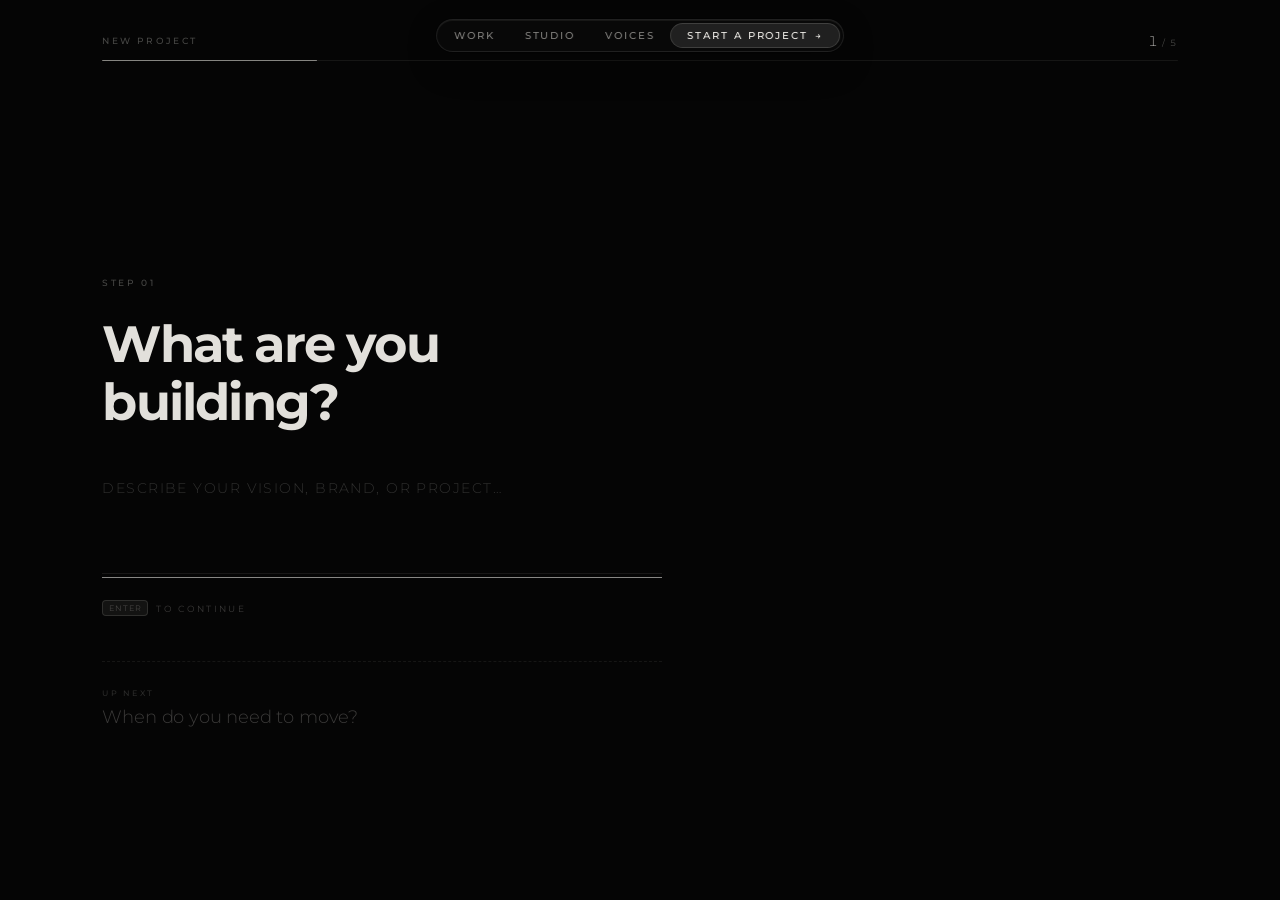
<file: inquiry.html>
<!DOCTYPE html>
<html lang="en">
<head>
<meta charset="UTF-8">
<meta name="viewport" content="width=device-width, initial-scale=1.0">
<title>Start a Project — ØRENO Studio</title>
<meta name="description" content="Tell us what you're building. ØRENO Studio will take it from there.">
<meta name="author" content="ØRENO Studio">
<meta name="robots" content="index, follow">
<meta name="theme-color" content="#050505">
<link rel="canonical" href="https://oreno.lk/inquiry">

<!-- Icons & PWA -->
<link rel="icon" href="/assets/icons/favicon.ico" sizes="any">
<link rel="icon" type="image/png" sizes="16x16" href="/assets/icons/favicon-16x16.png">
<link rel="icon" type="image/png" sizes="32x32" href="/assets/icons/favicon-32x32.png">
<link rel="apple-touch-icon" sizes="180x180" href="/assets/icons/apple-touch-icon.png">
<link rel="manifest" href="/site.webmanifest">

<!-- Structured data -->
<script type="application/ld+json">
{
  "@context": "https://schema.org",
  "@type": "ContactPage",
  "name": "Start a Project — ØRENO Studio",
  "url": "https://oreno.lk/inquiry"
}
</script>

<!-- Open Graph -->
<meta property="og:type" content="website">
<meta property="og:site_name" content="ØRENO Studio">
<meta property="og:title" content="Start a Project — ØRENO Studio">
<meta property="og:description" content="Tell us what you're building. ØRENO Studio will take it from there.">
<meta property="og:url" content="https://oreno.lk/inquiry">
<meta property="og:image" content="https://oreno.lk/assets/og-image.jpg">

<link rel="preconnect" href="https://fonts.googleapis.com">
<link rel="preconnect" href="https://fonts.gstatic.com" crossorigin>
<link rel="stylesheet" href="https://fonts.googleapis.com/css2?family=Montserrat:wght@300;400;500;700&display=swap">
<link rel="stylesheet" href="/styles.css?v=12.5">
<link rel="stylesheet" href="/verify.css?v=1.0">
<script src="/verify.js?v=1.0" defer></script>

<style>
/* ═══════════════════════════════════════════
   ØRENO — inquiry.html  v5.0
   One-question-at-a-time fullscreen flow
═══════════════════════════════════════════ */
*, *::before, *::after { box-sizing: border-box; margin: 0; padding: 0; }

:root {
  --c-bg:       #050505;
  --c-fg:       rgba(245,243,238,0.92);
  --c-muted:    rgba(245,243,238,0.50);
  --c-dim:      rgba(245,243,238,0.28);
  --c-border:   rgba(245,243,238,0.10);
  --c-border-h: rgba(245,243,238,0.30);
  --ease-expo:  cubic-bezier(0.16,1,0.3,1);
}

html, body {
  width: 100%; height: 100%;
  overflow: hidden;
  background: var(--c-bg);
  color: var(--c-fg);
  font-family: 'Montserrat', sans-serif;
  -webkit-font-smoothing: antialiased;
}

/* ── PAGE OVERLAY ── */
.page-overlay {
  position: fixed; inset: 0;
  background: var(--c-fg);
  z-index: 800;
  transform: translateY(100%);
  pointer-events: none;
}

/* ── PROGRESS BAR (top) ── */
.inq-progress {
  position: fixed;
  top: 0; left: 0; right: 0;
  z-index: 100;
  padding: clamp(1.2rem,2.5vw,2rem) clamp(2rem,8vw,7rem) 0;
}
.inq-progress-meta {
  display: flex;
  justify-content: space-between;
  align-items: center;
  margin-bottom: 0.6rem;
}
.inq-progress-label {
  font-size: 8.5px;
  letter-spacing: 0.28em;
  text-transform: uppercase;
  color: var(--c-dim);
  font-weight: 500;
}
.inq-progress-count {
  font-size: 9px;
  letter-spacing: 0.16em;
  color: var(--c-dim);
  font-variant-numeric: tabular-nums;
}
.inq-progress-count strong {
  font-size: 14px;
  font-weight: 300;
  letter-spacing: 0.04em;
  color: rgba(245,243,238,0.65);
}
.inq-progress-track {
  width: 100%;
  height: 1px;
  background: rgba(245,243,238,0.07);
  border-radius: 1px;
  overflow: hidden;
}
.inq-progress-fill {
  height: 100%;
  background: rgba(245,243,238,0.50);
  border-radius: 1px;
  transition: width 0.5s var(--ease-expo);
  width: 20%;
}

/* ── STEPS CONTAINER ── */
.inq-container {
  position: fixed;
  inset: 0;
}

/* ── INDIVIDUAL STEP ── */
.inq-step {
  position: absolute;
  inset: 0;
  display: flex;
  flex-direction: column;
  justify-content: center;
  padding: clamp(6rem,12vw,10rem) clamp(2rem,8vw,7rem) clamp(2rem,4vw,3rem);
  opacity: 0;
  pointer-events: none;
  transform: translateY(40px);
  transition: opacity 0.35s ease, transform 0.45s var(--ease-expo);
  will-change: opacity, transform;
}
.inq-step.is-active {
  opacity: 1;
  pointer-events: auto;
  transform: translateY(0);
}
.inq-step.is-exiting {
  opacity: 0;
  transform: translateY(-40px);
  transition: opacity 0.28s ease, transform 0.32s ease;
  pointer-events: none;
}

/* ── STEP NUMBER ── */
.inq-step-num {
  font-size: 8.5px;
  letter-spacing: 0.3em;
  text-transform: uppercase;
  color: var(--c-dim);
  font-weight: 500;
  margin-bottom: clamp(1.2rem,3vh,2rem);
}

/* ── QUESTION ── */
.inq-question {
  font-size: clamp(1.7rem,4vw,3.2rem);
  font-weight: 700;
  letter-spacing: -0.035em;
  line-height: 1.12;
  color: var(--c-fg);
  margin-bottom: clamp(1.8rem,4vh,3rem);
  max-width: 640px;
}

/* ── INPUT ── */
.inq-field-wrap {
  position: relative;
  max-width: 560px;
  margin-bottom: clamp(1.2rem,2.5vh,2rem);
}
.inq-input,
.inq-textarea {
  width: 100%;
  background: transparent;
  border: none;
  border-bottom: 1px solid rgba(245,243,238,0.18);
  padding: 0.8rem 0;
  color: var(--c-fg);
  font-family: 'Montserrat', sans-serif;
  font-size: clamp(0.9rem,1.8vw,1.2rem);
  font-weight: 300;
  letter-spacing: 0.02em;
  outline: none;
  resize: none;
  -webkit-appearance: none;
  caret-color: rgba(245,243,238,0.7);
  transition: border-color 0.3s ease;
}
.inq-textarea {
  min-height: clamp(80px, 12vh, 130px);
  max-height: 200px;
}
.inq-input::placeholder,
.inq-textarea::placeholder {
  color: rgba(245,243,238,0.18);
  font-size: 0.75em;
  letter-spacing: 0.10em;
  text-transform: uppercase;
}
.inq-field-wrap::after {
  content: '';
  position: absolute;
  bottom: 0; left: 0;
  width: 0; height: 1px;
  background: rgba(245,243,238,0.55);
  transition: width 0.4s var(--ease-expo);
}
.inq-field-wrap:focus-within::after { width: 100%; }
.inq-field-wrap:focus-within .inq-input,
.inq-field-wrap:focus-within .inq-textarea {
  border-color: rgba(245,243,238,0.08);
}

/* Error state */
.inq-field-wrap.is-error .inq-input,
.inq-field-wrap.is-error .inq-textarea {
  border-color: rgba(200,60,60,0.5) !important;
}
.inq-field-wrap.is-error::after { background: rgba(200,60,60,0.5); }
.inq-error-msg {
  font-size: 8px;
  letter-spacing: 0.2em;
  text-transform: uppercase;
  color: rgba(200,80,80,0.75);
  margin-top: 0.4rem;
  display: none;
}
.inq-field-wrap.is-error + .inq-error-msg { display: block; }

/* Shake animation */
@keyframes inq-shake {
  0%,100% { transform: translateX(0); }
  20%     { transform: translateX(-8px); }
  40%     { transform: translateX(8px); }
  60%     { transform: translateX(-5px); }
  80%     { transform: translateX(5px); }
}
.inq-field-wrap.do-shake {
  animation: inq-shake 0.4s ease;
}

/* ── ENTER HINT ── */
.inq-hint {
  font-size: 9px;
  letter-spacing: 0.26em;
  text-transform: uppercase;
  color: rgba(245,243,238,0.22);
  display: flex;
  align-items: center;
  gap: 0.5rem;
  transition: opacity 0.4s ease;
  margin-bottom: clamp(2rem,5vh,4rem);
}
.inq-hint kbd {
  font-family: inherit;
  font-size: 8px;
  background: rgba(245,243,238,0.06);
  border: 1px solid rgba(245,243,238,0.12);
  border-radius: 4px;
  padding: 2px 6px;
  letter-spacing: 0.1em;
}

/* ── NEXT PREVIEW ── */
.inq-preview {
  padding-top: clamp(1.4rem,3vh,2.5rem);
  border-top: 1px dashed rgba(245,243,238,0.07);
  max-width: 560px;
  opacity: 0;
  transition: opacity 0.4s ease 0.2s;
}
.inq-step.is-active .inq-preview { opacity: 1; }
.inq-preview-label {
  font-size: 7.5px;
  letter-spacing: 0.3em;
  text-transform: uppercase;
  color: rgba(245,243,238,0.16);
  margin-bottom: 0.5rem;
  font-weight: 500;
}
.inq-preview-text {
  font-size: clamp(0.85rem,1.6vw,1.1rem);
  font-weight: 300;
  letter-spacing: -0.01em;
  color: rgba(245,243,238,0.22);
}

/* ── SUCCESS STATE ── */
.inq-success {
  position: fixed;
  inset: 0;
  display: flex;
  flex-direction: column;
  justify-content: center;
  padding: clamp(2rem,8vw,7rem);
  opacity: 0;
  pointer-events: none;
  transition: opacity 0.5s ease;
}
.inq-success.is-visible {
  opacity: 1;
  pointer-events: auto;
}
.inq-success-mark {
  font-size: 2rem;
  line-height: 1;
  margin-bottom: 1.8rem;
}
.inq-success-heading {
  font-size: clamp(2rem,5vw,4rem);
  font-weight: 700;
  letter-spacing: -0.04em;
  line-height: 1.05;
  margin-bottom: 1rem;
}
.inq-success-body {
  font-size: clamp(0.78rem,1.4vw,0.9rem);
  line-height: 1.9;
  color: var(--c-muted);
  max-width: 380px;
  margin-bottom: 2.5rem;
}
.inq-success-back {
  font-size: 9px;
  letter-spacing: 0.28em;
  text-transform: uppercase;
  color: var(--c-dim);
  text-decoration: none;
  display: inline-flex;
  align-items: center;
  gap: 0.5rem;
  transition: color 0.3s ease;
}
.inq-success-back:hover { color: var(--c-fg); }

/* ── MOBILE ── */
@media (max-width: 768px) {
  .inq-step { padding-bottom: calc(64px + env(safe-area-inset-bottom,0px) + 2rem); }
  .inq-success { padding-bottom: calc(64px + env(safe-area-inset-bottom,0px) + 2rem); }
  .inq-textarea { min-height: 80px; }
}
</style>

<script src="https://cdnjs.cloudflare.com/ajax/libs/gsap/3.12.2/gsap.min.js"></script>
<script src="/nav.js?v=1.0" defer></script>
</head>

<body id="page-inquiry">

<canvas id="global-thermo" aria-hidden="true" style="position:fixed;inset:0;z-index:9998;pointer-events:none;display:block;width:100%;height:100%;"></canvas>
<canvas id="inq-canvas" style="position:fixed;inset:0;z-index:-1;display:block;width:100%;height:100%;pointer-events:none;" aria-hidden="true"></canvas>
<div class="page-overlay" aria-hidden="true"></div>

<!-- Progress bar -->
<div class="inq-progress" id="inq-progress" aria-hidden="true">
  <div class="inq-progress-meta">
    <span class="inq-progress-label">New Project</span>
    <span class="inq-progress-count"><strong id="inq-step-num">1</strong> / 5</span>
  </div>
  <div class="inq-progress-track">
    <div class="inq-progress-fill" id="inq-progress-fill"></div>
  </div>
</div>

<!-- Steps -->
<div class="inq-container" id="inq-container">

  <!-- Step 1: Vision -->
  <div class="inq-step is-active" data-step="1" id="inq-step-1">
    <p class="inq-step-num">Step 01</p>
    <h1 class="inq-question">What are you<br>building?</h1>
    <div class="inq-field-wrap" id="inq-wrap-1">
      <textarea class="inq-textarea" id="inq-vision" name="vision"
        placeholder="Describe your vision, brand, or project…"
        rows="3"></textarea>
    </div>
    <p class="inq-error-msg">Please describe your project</p>
    <p class="inq-hint"><kbd>Enter</kbd> to continue</p>
    <div class="inq-preview">
      <p class="inq-preview-label">Up next</p>
      <p class="inq-preview-text">When do you need to move?</p>
    </div>
  </div>

  <!-- Step 2: Timeline -->
  <div class="inq-step" data-step="2" id="inq-step-2">
    <p class="inq-step-num">Step 02</p>
    <h2 class="inq-question">When do you<br>need to move?</h2>
    <div class="inq-field-wrap" id="inq-wrap-2">
      <input class="inq-input" id="inq-timeline" name="timeline" type="text"
        placeholder="e.g. Q3 2026, ASAP, flexible…">
    </div>
    <p class="inq-error-msg">Please enter a timeline</p>
    <p class="inq-hint"><kbd>Enter</kbd> to continue</p>
    <div class="inq-preview">
      <p class="inq-preview-label">Up next</p>
      <p class="inq-preview-text">What's your budget range?</p>
    </div>
  </div>

  <!-- Step 3: Budget -->
  <div class="inq-step" data-step="3" id="inq-step-3">
    <p class="inq-step-num">Step 03</p>
    <h2 class="inq-question">What's your<br>budget range?</h2>
    <div class="inq-field-wrap" id="inq-wrap-3">
      <input class="inq-input" id="inq-budget" name="budget" type="text"
        placeholder="e.g. $5k – $15k">
    </div>
    <p class="inq-error-msg">Please enter a budget range</p>
    <p class="inq-hint"><kbd>Enter</kbd> to continue</p>
    <div class="inq-preview">
      <p class="inq-preview-label">Up next</p>
      <p class="inq-preview-text">Your name</p>
    </div>
  </div>

  <!-- Step 4: Name -->
  <div class="inq-step" data-step="4" id="inq-step-4">
    <p class="inq-step-num">Step 04</p>
    <h2 class="inq-question">Your name</h2>
    <div class="inq-field-wrap" id="inq-wrap-4">
      <input class="inq-input" id="inq-name" name="name" type="text"
        placeholder="Full name" autocomplete="name">
    </div>
    <p class="inq-error-msg">Please enter your name</p>
    <p class="inq-hint"><kbd>Enter</kbd> to continue</p>
    <div class="inq-preview">
      <p class="inq-preview-label">Last step</p>
      <p class="inq-preview-text">Almost done.</p>
    </div>
  </div>

  <!-- Step 5: Email -->
  <div class="inq-step" data-step="5" id="inq-step-5">
    <p class="inq-step-num">Step 05</p>
    <h2 class="inq-question">Your email</h2>
    <div class="inq-field-wrap" id="inq-wrap-5">
      <input class="inq-input" id="inq-email" name="email" type="email"
        placeholder="you@company.com" autocomplete="email">
    </div>
    <p class="inq-error-msg" id="inq-email-error">Enter a valid email address</p>
    <p class="inq-hint" id="inq-submit-hint"><kbd>Enter</kbd> to send</p>
    <div class="inq-preview">
      <p class="inq-preview-label">&nbsp;</p>
      <p class="inq-preview-text"></p>
    </div>
  </div>

</div>

<!-- Success state -->
<div class="inq-success" id="inq-success" aria-live="polite">
  <p class="inq-success-mark" aria-hidden="true">✦</p>
  <h2 class="inq-success-heading">We'll be<br>in touch.</h2>
  <p class="inq-success-body">
    Your inquiry has been received.<br>
    Expect to hear from us within 48 hours.
  </p>
  <a href="/" class="inq-success-back">← Back to ØRENO</a>
</div>

<!-- Desktop glow nav -->
<nav class="site-nav" id="site-nav" aria-label="Primary navigation">
  <div class="snav-bg-glow" aria-hidden="true"></div>
  <ul class="snav-list" role="list">
    <li class="snav-item" data-nav="work">
      <a class="snav-link" href="/#work" data-goto="#work">
        <div class="snav-flipper">
          <div class="snav-glow" style="background:radial-gradient(circle,rgba(212,160,23,.18) 0%,rgba(212,160,23,.07) 50%,transparent 100%)" aria-hidden="true"></div>
          <div class="snav-face snav-face--front">Work</div>
          <div class="snav-face snav-face--back">Work</div>
        </div>
      </a>
    </li>
    <li class="snav-item" data-nav="studio">
      <a class="snav-link" href="/#studio" data-goto="#studio">
        <div class="snav-flipper">
          <div class="snav-glow" style="background:radial-gradient(circle,rgba(245,243,238,.14) 0%,rgba(245,243,238,.05) 50%,transparent 100%)" aria-hidden="true"></div>
          <div class="snav-face snav-face--front">Studio</div>
          <div class="snav-face snav-face--back">Studio</div>
        </div>
      </a>
    </li>
    <li class="snav-item" data-nav="voices">
      <a class="snav-link" href="/testimonials.html">
        <div class="snav-flipper">
          <div class="snav-glow" style="background:radial-gradient(circle,rgba(59,130,246,.18) 0%,rgba(59,130,246,.07) 50%,transparent 100%)" aria-hidden="true"></div>
          <div class="snav-face snav-face--front">Voices</div>
          <div class="snav-face snav-face--back">Voices</div>
        </div>
      </a>
    </li>
    <li class="snav-item snav-item--cta" data-nav="start">
      <a class="snav-link" href="/inquiry.html">
        <div class="snav-flipper">
          <div class="snav-face snav-face--front">Start a project <span aria-hidden="true">→</span></div>
          <div class="snav-face snav-face--back">Start a project <span aria-hidden="true">→</span></div>
        </div>
      </a>
    </li>
  </ul>
</nav>

<!-- Mobile bottom tab nav -->
<nav class="site-nav-mobile" id="site-nav-mobile" aria-label="Mobile navigation">
  <a class="snm-tab" data-tab="home" href="/">
    <svg width="20" height="20" viewBox="0 0 24 24" fill="none" stroke="currentColor" stroke-width="1.5" stroke-linecap="round" stroke-linejoin="round"><path d="M3 9.5L12 3l9 6.5V20a1 1 0 0 1-1 1H4a1 1 0 0 1-1-1V9.5z"/><path d="M9 21V12h6v9"/></svg>
    <span class="snm-label">Home</span>
    <span class="snm-dot" aria-hidden="true"></span>
  </a>
  <a class="snm-tab" data-tab="work" href="/#work">
    <svg width="20" height="20" viewBox="0 0 24 24" fill="none" stroke="currentColor" stroke-width="1.5" stroke-linecap="round" stroke-linejoin="round"><rect x="2" y="3" width="20" height="14" rx="2"/><path d="M8 21h8M12 17v4"/></svg>
    <span class="snm-label">Work</span>
    <span class="snm-dot" aria-hidden="true"></span>
  </a>
  <a class="snm-tab" data-tab="studio" href="/#studio">
    <svg width="20" height="20" viewBox="0 0 24 24" fill="none" stroke="currentColor" stroke-width="1.5" stroke-linecap="round" stroke-linejoin="round"><circle cx="12" cy="8" r="4"/><path d="M4 20c0-4 3.6-7 8-7s8 3 8 7"/></svg>
    <span class="snm-label">Studio</span>
    <span class="snm-dot" aria-hidden="true"></span>
  </a>
  <a class="snm-tab" data-tab="voices" href="/testimonials.html">
    <svg width="20" height="20" viewBox="0 0 24 24" fill="none" stroke="currentColor" stroke-width="1.5" stroke-linecap="round" stroke-linejoin="round"><path d="M21 15a2 2 0 0 1-2 2H7l-4 4V5a2 2 0 0 1 2-2h14a2 2 0 0 1 2 2z"/></svg>
    <span class="snm-label">Voices</span>
    <span class="snm-dot" aria-hidden="true"></span>
  </a>
  <a class="snm-tab snm-tab--cta" data-tab="start" href="/inquiry.html">
    <span class="snm-label">Start</span>
  </a>
</nav>

<script>
/* ═══════════════════════════════════════════
   ØRENO — Inquiry step-by-step flow v5.0
═══════════════════════════════════════════ */
(function () {
  'use strict';

  const STEPS = [
    { id: 'inq-step-1', fieldId: 'inq-vision',    wrapId: 'inq-wrap-1', type: 'vision'    },
    { id: 'inq-step-2', fieldId: 'inq-timeline',  wrapId: 'inq-wrap-2', type: 'timeline'  },
    { id: 'inq-step-3', fieldId: 'inq-budget',    wrapId: 'inq-wrap-3', type: 'budget'    },
    { id: 'inq-step-4', fieldId: 'inq-name',      wrapId: 'inq-wrap-4', type: 'name'      },
    { id: 'inq-step-5', fieldId: 'inq-email',     wrapId: 'inq-wrap-5', type: 'email'     },
  ];
  const TOTAL = STEPS.length;

  let current = 0;
  let isTransitioning = false;
  const values = {};

  const progressFill = document.getElementById('inq-progress-fill');
  const stepNumEl    = document.getElementById('inq-step-num');
  const successEl    = document.getElementById('inq-success');
  const progressEl   = document.getElementById('inq-progress');

  function getStepEl(idx)  { return document.getElementById(STEPS[idx].id); }
  function getFieldEl(idx) { return document.getElementById(STEPS[idx].fieldId); }
  function getWrapEl(idx)  { return document.getElementById(STEPS[idx].wrapId); }

  /* ── Update progress ── */
  function updateProgress(idx) {
    const pct = ((idx + 1) / TOTAL * 100).toFixed(1) + '%';
    progressFill.style.width = pct;
    stepNumEl.textContent = idx + 1;
  }

  /* ── Validate current field ── */
  function validateCurrent() {
    const step  = STEPS[current];
    const field = getFieldEl(current);
    const wrap  = getWrapEl(current);
    const val   = field.value.trim();

    wrap.classList.remove('is-error', 'do-shake');

    if (!val) {
      void wrap.offsetWidth; /* reflow for re-trigger */
      wrap.classList.add('is-error', 'do-shake');
      return false;
    }
    if (step.type === 'email') {
      const emailRe = /^[^\s@]+@[^\s@]+\.[^\s@]+$/;
      if (!emailRe.test(val)) {
        void wrap.offsetWidth;
        wrap.classList.add('is-error', 'do-shake');
        return false;
      }
    }
    wrap.classList.remove('is-error');
    return true;
  }

  /* ── Advance to next step ── */
  function advance() {
    if (isTransitioning) return;
    if (!validateCurrent()) return;

    /* Store value */
    values[STEPS[current].type] = getFieldEl(current).value.trim();

    if (current >= TOTAL - 1) {
      submitForm();
      return;
    }

    isTransitioning = true;
    const outEl = getStepEl(current);
    const inEl  = getStepEl(current + 1);

    outEl.classList.add('is-exiting');
    outEl.classList.remove('is-active');

    current++;
    updateProgress(current);

    /* Small delay so exit animation starts first */
    setTimeout(() => {
      inEl.classList.add('is-active');
      const field = getFieldEl(current);
      /* Focus with delay to let transition settle */
      setTimeout(() => { field && field.focus(); }, 180);

      setTimeout(() => {
        outEl.classList.remove('is-exiting');
        isTransitioning = false;
      }, 450);
    }, 60);
  }

  /* ── Submit ── */
  async function submitForm() {
    const submitHint = document.getElementById('inq-submit-hint');
    isTransitioning = true;

    /* Email verification gate */
    let verifyToken = '';
    if (window.OrenoVerify && values.email) {
      if (submitHint) submitHint.textContent = 'Verify email to continue…';
      try {
        verifyToken = await window.OrenoVerify.verify(values.email);
      } catch {
        if (submitHint) submitHint.innerHTML = '<kbd>Enter</kbd> to send';
        isTransitioning = false;
        return;
      }
    }

    if (submitHint) submitHint.textContent = 'Sending…';

    try {
      const fd = new FormData();
      fd.append('type', 'inquiry');
      fd.append('vision',   values.vision   || '');
      fd.append('timeline', values.timeline || '');
      fd.append('budget',   values.budget   || '');
      fd.append('name',     values.name     || '');
      fd.append('email',    values.email    || '');
      if (verifyToken) fd.append('verify_token', verifyToken);

      const res  = await fetch('/send-mail.php', { method: 'POST', headers: { 'Accept': 'application/json' }, body: fd });
      const data = await res.json();
      if (!data.ok) throw new Error(data.error || 'Send failed');
    } catch (err) {
      if (submitHint) submitHint.textContent = 'Failed — try WhatsApp';
      isTransitioning = false;
      return;
    }

    /* Success */
    const lastStep = getStepEl(current);
    lastStep.classList.add('is-exiting');
    lastStep.classList.remove('is-active');
    progressEl.style.opacity = '0';

    setTimeout(() => {
      successEl.classList.add('is-visible');
    }, 300);
  }

  /* ── Key handling: Enter to advance (Shift+Enter = newline in textarea) ── */
  document.addEventListener('keydown', e => {
    if (e.key !== 'Enter') return;
    const active = STEPS[current];
    if (!active) return;

    /* Shift+Enter in textarea = newline, not advance */
    if (active.type === 'vision' && e.shiftKey) return;

    /* Regular Enter in textarea = advance */
    if (active.type === 'vision' && !e.shiftKey) { e.preventDefault(); advance(); return; }

    e.preventDefault();
    advance();
  });

  /* ── Init: focus first field ── */
  updateProgress(0);
  setTimeout(() => {
    const f = getFieldEl(0);
    if (f) f.focus();
  }, 400);

  /* ── Page transitions ── */
  const overlay = document.querySelector('.page-overlay');
  document.addEventListener('click', e => {
    const link = e.target.closest('a[href]');
    if (!link) return;
    const href = link.getAttribute('href');
    if (!href || href.startsWith('#') || href.startsWith('mailto') || link.target === '_blank') return;
    e.preventDefault();
    if (overlay && typeof gsap !== 'undefined') {
      gsap.fromTo(overlay, { y: '100%' }, { y: '0%', duration: 0.55, ease: 'power3.inOut',
        onComplete: () => { window.location.href = href; } });
    } else { window.location.href = href; }
  });

})();
</script>

<script>
/* ── Grayscale thermodynamic grid (full-page background) ── */
(function() {
  const canvas = document.getElementById("inq-canvas");
  if (!canvas) return;
  const ctx = canvas.getContext("2d", { alpha: false });
  if (!ctx) return;

  const RES = 28, COOLING = 0.97;
  let grid, cols, rows, W, H;
  const mouse = { x:-9999, y:-9999, px:-9999, py:-9999, active:false };

  function resize() {
    W = window.innerWidth; H = window.innerHeight;
    canvas.width = W; canvas.height = H;
    cols = Math.ceil(W / RES); rows = Math.ceil(H / RES);
    grid = new Float32Array(cols * rows);
  }

  function grayColor(t) {
    const v = Math.min(255, Math.max(0, Math.round(t * 180 + 10)));
    return "rgb(" + v + "," + v + "," + v + ")";
  }

  function tick() {
    if (mouse.active) {
      const dx=mouse.x-mouse.px, dy=mouse.y-mouse.py;
      const steps=Math.max(1,Math.ceil(Math.sqrt(dx*dx+dy*dy)/(RES/2)));
      for (let s=0;s<=steps;s++) {
        const f=steps>0?s/steps:0;
        const cx=Math.floor((mouse.px+dx*f)/RES);
        const cy=Math.floor((mouse.py+dy*f)/RES);
        for (let di=-2;di<=2;di++) for (let dj=-2;dj<=2;dj++) {
          const c=cx+di,r=cy+dj;
          if (c<0||c>=cols||r<0||r>=rows) continue;
          const d=Math.sqrt(di*di+dj*dj);
          if(d<=2) grid[c+r*cols]=Math.min(1,grid[c+r*cols]+0.25*(1-d/2));
        }
      }
    }
    mouse.px=mouse.x; mouse.py=mouse.y;
    ctx.fillStyle="#050505"; ctx.fillRect(0,0,W,H);
    for (let r=0;r<rows;r++) for (let c=0;c<cols;c++) {
      const idx=c+r*cols, t=grid[idx];
      grid[idx]*=COOLING;
      if (t>0.04) {
        const fontSize=Math.round(RES*(0.7+t*0.5));
        ctx.fillStyle=grayColor(t);
        ctx.font=fontSize+"px Montserrat, sans-serif";
        ctx.textAlign="center"; ctx.textBaseline="middle";
        ctx.fillText("Ø",c*RES+RES/2,r*RES+RES/2);
      } else if (c%3===0&&r%3===0) {
        ctx.fillStyle="#141414";
        ctx.fillRect(c*RES+RES/2-1,r*RES+RES/2-1,1,1);
      }
    }
    requestAnimationFrame(tick);
  }

  window.addEventListener("mousemove", e => { mouse.x=e.clientX; mouse.y=e.clientY; mouse.active=true; });
  window.addEventListener("resize", resize);
  resize(); tick();
})();
</script>

<script src="thermo-global.js?v=1.1"></script>

</body>
</html>
</file>
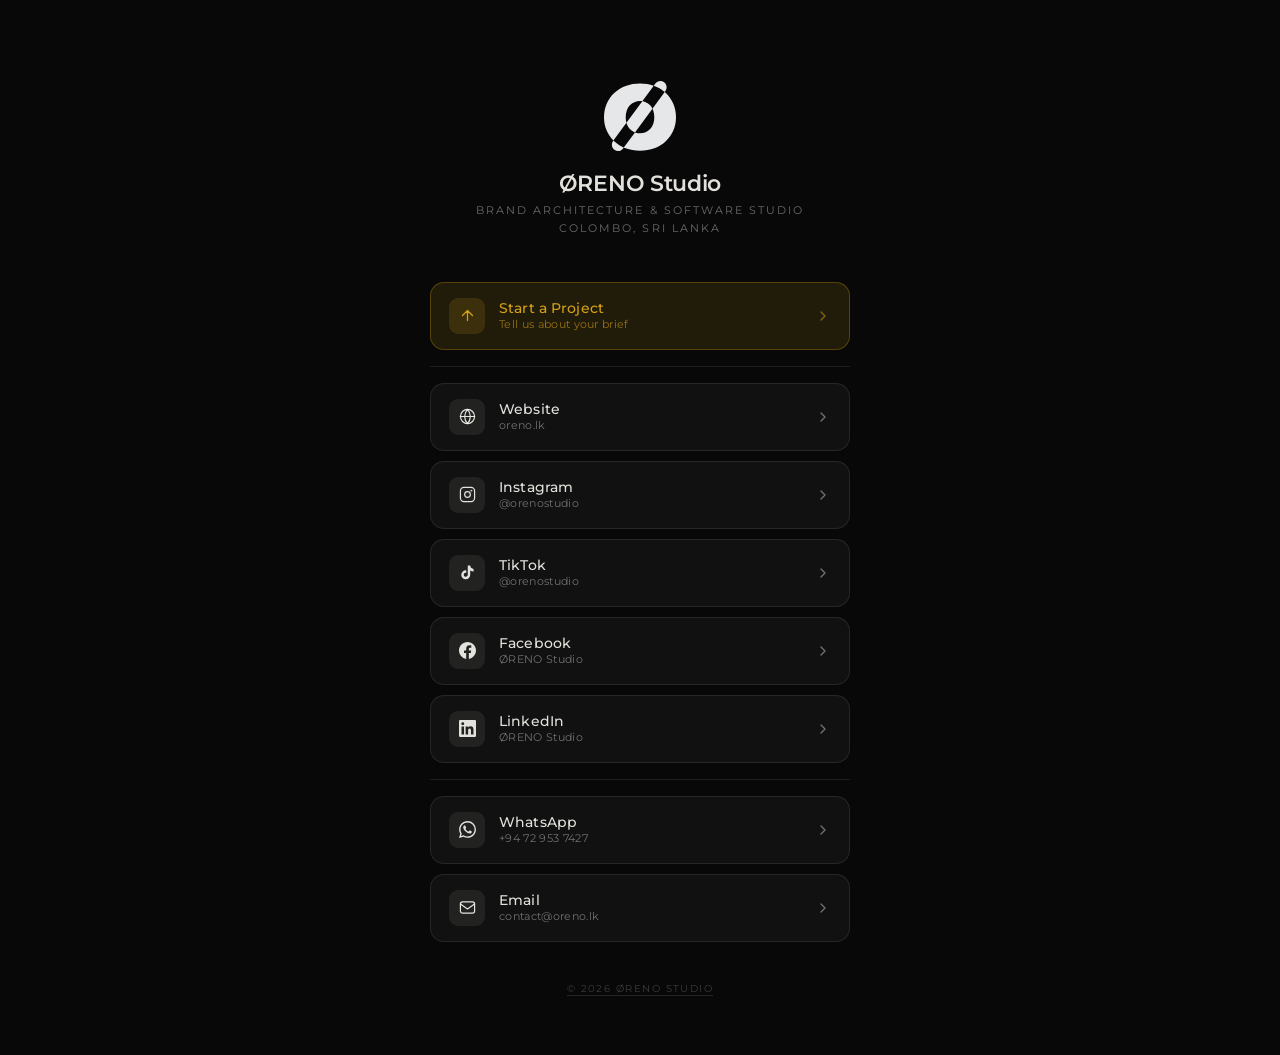
<file: social-links.html>
<!DOCTYPE html>
<html lang="en">
<head>
<meta charset="UTF-8">
<meta name="viewport" content="width=device-width, initial-scale=1.0">
<title>ØRENO Studio — Links</title>
<meta name="description" content="ØRENO Studio — Brand Architecture & Software Studio. Colombo, Sri Lanka.">
<meta property="og:title" content="ØRENO Studio">
<meta property="og:description" content="Brand Architecture & Software Studio · Colombo">
<meta property="og:url" content="https://oreno.lk/social-links">
<meta property="og:image" content="https://oreno.lk/assets/og-image.png">
<meta name="twitter:card" content="summary">
<link rel="icon" href="/favicon.ico">

<link rel="preconnect" href="https://fonts.googleapis.com">
<link rel="preconnect" href="https://fonts.gstatic.com" crossorigin>
<link rel="stylesheet" href="https://fonts.googleapis.com/css2?family=Montserrat:wght@300;400;500;600&display=swap">

<style>
*, *::before, *::after { box-sizing: border-box; margin: 0; padding: 0; }

:root {
  --bg:      #080808;
  --fg:      rgba(245, 243, 238, 0.92);
  --muted:   rgba(245, 243, 238, 0.42);
  --border:  rgba(245, 243, 238, 0.09);
  --border-h:rgba(212, 160, 23, 0.45);
  --card-bg: rgba(245, 243, 238, 0.04);
  --card-h:  rgba(245, 243, 238, 0.07);
  --gold:    #d4a017;
  --gold-dim: rgba(212, 160, 23, 0.12);
}

html, body {
  min-height: 100%;
  background: var(--bg);
  color: var(--fg);
  font-family: 'Montserrat', -apple-system, BlinkMacSystemFont, sans-serif;
  -webkit-font-smoothing: antialiased;
  -moz-osx-font-smoothing: grayscale;
}

body {
  display: flex;
  flex-direction: column;
  align-items: center;
  padding: clamp(48px, 8vw, 80px) 20px clamp(40px, 6vw, 60px);
  min-height: 100svh;
}

/* ── Profile ── */
.profile {
  display: flex;
  flex-direction: column;
  align-items: center;
  text-align: center;
  margin-bottom: 44px;
  width: 100%;
}

.logo-wrap {
  width: 72px;
  height: 72px;
  display: flex;
  align-items: center;
  justify-content: center;
  margin-bottom: 18px;
}

.logo-wrap img {
  width: 72px;
  height: auto;
}

.profile-name {
  font-size: 1.35rem;
  font-weight: 600;
  letter-spacing: -0.3px;
  color: var(--fg);
  margin-bottom: 6px;
}

.profile-tag {
  font-size: 0.7rem;
  font-weight: 400;
  letter-spacing: 0.18em;
  text-transform: uppercase;
  color: var(--muted);
  line-height: 1.6;
}

/* ── Links ── */
.links {
  width: 100%;
  max-width: 420px;
  display: flex;
  flex-direction: column;
  gap: 10px;
}

.link-item {
  display: flex;
  align-items: center;
  gap: 14px;
  padding: 15px 18px;
  background: var(--card-bg);
  border: 1px solid var(--border);
  border-radius: 14px;
  text-decoration: none;
  color: var(--fg);
  font-size: 0.85rem;
  font-weight: 500;
  letter-spacing: 0.01em;
  transition: background 200ms ease, border-color 200ms ease, transform 160ms ease;
  -webkit-tap-highlight-color: transparent;
}

.link-item:hover {
  background: var(--card-h);
  border-color: var(--border-h);
  transform: translateY(-1px);
}

.link-item:active {
  transform: translateY(0);
}

/* CTA — Start a Project */
.link-item.link-cta {
  background: var(--gold-dim);
  border-color: rgba(212, 160, 23, 0.3);
  color: var(--gold);
}

.link-item.link-cta:hover {
  background: rgba(212, 160, 23, 0.18);
  border-color: rgba(212, 160, 23, 0.6);
}

.link-icon {
  width: 36px;
  height: 36px;
  border-radius: 9px;
  background: rgba(245, 243, 238, 0.07);
  display: flex;
  align-items: center;
  justify-content: center;
  flex-shrink: 0;
}

.link-cta .link-icon {
  background: rgba(212, 160, 23, 0.15);
}

.link-icon svg {
  width: 17px;
  height: 17px;
}

.link-label {
  flex: 1;
}

.link-sublabel {
  display: block;
  font-size: 0.67rem;
  font-weight: 400;
  color: var(--muted);
  margin-top: 2px;
  letter-spacing: 0.03em;
}

.link-cta .link-sublabel {
  color: rgba(212, 160, 23, 0.65);
}

.link-chevron {
  width: 16px;
  height: 16px;
  color: var(--muted);
  flex-shrink: 0;
}

.link-cta .link-chevron {
  color: rgba(212, 160, 23, 0.55);
}

/* ── Divider ── */
.links-divider {
  width: 100%;
  max-width: 420px;
  height: 1px;
  background: var(--border);
  margin: 6px 0;
}

/* ── Footer ── */
.footer {
  margin-top: auto;
  padding-top: 40px;
  text-align: center;
  font-size: 0.65rem;
  letter-spacing: 0.14em;
  text-transform: uppercase;
  color: rgba(245, 243, 238, 0.22);
}

.footer a {
  color: inherit;
  text-decoration: none;
  border-bottom: 1px solid rgba(245, 243, 238, 0.12);
  transition: color 200ms ease;
}

.footer a:hover {
  color: rgba(245, 243, 238, 0.5);
}

@media (max-width: 420px) {
  .link-item { padding: 13px 15px; gap: 12px; }
  .link-icon { width: 32px; height: 32px; border-radius: 8px; }
  .link-icon svg { width: 15px; height: 15px; }
}
</style>
</head>
<body>

<!-- ── Profile ── -->
<div class="profile">
  <div class="logo-wrap">
    <img src="/assets/SVG/white_O.svg" alt="ØRENO">
  </div>
  <div class="profile-name">ØRENO Studio</div>
  <div class="profile-tag">Brand Architecture &amp; Software Studio<br>Colombo, Sri Lanka</div>
</div>

<!-- ── Links ── -->
<div class="links">

  <!-- CTA first -->
  <a class="link-item link-cta" href="https://oreno.lk/inquiry" rel="noopener">
    <div class="link-icon">
      <svg viewBox="0 0 24 24" fill="none" stroke="currentColor" stroke-width="1.8" stroke-linecap="round" stroke-linejoin="round">
        <path d="M12 5v14M5 12l7-7 7 7"/>
      </svg>
    </div>
    <div class="link-label">
      Start a Project
      <span class="link-sublabel">Tell us about your brief</span>
    </div>
    <svg class="link-chevron" viewBox="0 0 24 24" fill="none" stroke="currentColor" stroke-width="2" stroke-linecap="round" stroke-linejoin="round"><path d="M9 18l6-6-6-6"/></svg>
  </a>

  <div class="links-divider"></div>

  <!-- Website -->
  <a class="link-item" href="https://oreno.lk" rel="noopener">
    <div class="link-icon">
      <svg viewBox="0 0 24 24" fill="none" stroke="currentColor" stroke-width="1.7" stroke-linecap="round" stroke-linejoin="round">
        <circle cx="12" cy="12" r="10"/><path d="M2 12h20M12 2a15.3 15.3 0 0 1 4 10 15.3 15.3 0 0 1-4 10 15.3 15.3 0 0 1-4-10 15.3 15.3 0 0 1 4-10z"/>
      </svg>
    </div>
    <div class="link-label">
      Website
      <span class="link-sublabel">oreno.lk</span>
    </div>
    <svg class="link-chevron" viewBox="0 0 24 24" fill="none" stroke="currentColor" stroke-width="2" stroke-linecap="round" stroke-linejoin="round"><path d="M9 18l6-6-6-6"/></svg>
  </a>

  <!-- Instagram -->
  <a class="link-item" href="https://www.instagram.com/orenostudio/" target="_blank" rel="noopener">
    <div class="link-icon">
      <svg viewBox="0 0 24 24" fill="none" stroke="currentColor" stroke-width="1.7" stroke-linecap="round" stroke-linejoin="round">
        <rect x="2" y="2" width="20" height="20" rx="5"/><circle cx="12" cy="12" r="4"/><circle cx="17.5" cy="6.5" r="0.5" fill="currentColor"/>
      </svg>
    </div>
    <div class="link-label">
      Instagram
      <span class="link-sublabel">@orenostudio</span>
    </div>
    <svg class="link-chevron" viewBox="0 0 24 24" fill="none" stroke="currentColor" stroke-width="2" stroke-linecap="round" stroke-linejoin="round"><path d="M9 18l6-6-6-6"/></svg>
  </a>

  <!-- TikTok -->
  <a class="link-item" href="https://www.tiktok.com/@orenostudio" target="_blank" rel="noopener">
    <div class="link-icon">
      <svg viewBox="0 0 24 24" fill="currentColor">
        <path d="M19.59 6.69a4.83 4.83 0 0 1-3.77-4.25V2h-3.45v13.67a2.89 2.89 0 0 1-2.88 2.5 2.89 2.89 0 0 1-2.89-2.89 2.89 2.89 0 0 1 2.89-2.89c.28 0 .54.04.79.1V9.01a6.27 6.27 0 0 0-.79-.05 6.34 6.34 0 0 0-6.34 6.34 6.34 6.34 0 0 0 6.34 6.34 6.34 6.34 0 0 0 6.33-6.34V9.05a8.16 8.16 0 0 0 4.77 1.52V7.13a4.85 4.85 0 0 1-1-.44z"/>
      </svg>
    </div>
    <div class="link-label">
      TikTok
      <span class="link-sublabel">@orenostudio</span>
    </div>
    <svg class="link-chevron" viewBox="0 0 24 24" fill="none" stroke="currentColor" stroke-width="2" stroke-linecap="round" stroke-linejoin="round"><path d="M9 18l6-6-6-6"/></svg>
  </a>

  <!-- Facebook -->
  <a class="link-item" href="https://www.facebook.com/orenostudio" target="_blank" rel="noopener">
    <div class="link-icon">
      <svg viewBox="0 0 24 24" fill="currentColor">
        <path d="M24 12.073c0-6.627-5.373-12-12-12s-12 5.373-12 12c0 5.99 4.388 10.954 10.125 11.854v-8.385H7.078v-3.47h3.047V9.43c0-3.007 1.792-4.669 4.533-4.669 1.312 0 2.686.235 2.686.235v2.953H15.83c-1.491 0-1.956.925-1.956 1.874v2.25h3.328l-.532 3.47h-2.796v8.385C19.612 23.027 24 18.062 24 12.073z"/>
      </svg>
    </div>
    <div class="link-label">
      Facebook
      <span class="link-sublabel">ØRENO Studio</span>
    </div>
    <svg class="link-chevron" viewBox="0 0 24 24" fill="none" stroke="currentColor" stroke-width="2" stroke-linecap="round" stroke-linejoin="round"><path d="M9 18l6-6-6-6"/></svg>
  </a>

  <!-- LinkedIn -->
  <a class="link-item" href="https://www.linkedin.com/company/orenostudio" target="_blank" rel="noopener">
    <div class="link-icon">
      <svg viewBox="0 0 24 24" fill="currentColor">
        <path d="M20.447 20.452h-3.554v-5.569c0-1.328-.027-3.037-1.852-3.037-1.853 0-2.136 1.445-2.136 2.939v5.667H9.351V9h3.414v1.561h.046c.477-.9 1.637-1.85 3.37-1.85 3.601 0 4.267 2.37 4.267 5.455v6.286zM5.337 7.433a2.062 2.062 0 0 1-2.063-2.065 2.064 2.064 0 1 1 2.063 2.065zm1.782 13.019H3.555V9h3.564v11.452zM22.225 0H1.771C.792 0 0 .774 0 1.729v20.542C0 23.227.792 24 1.771 24h20.451C23.2 24 24 23.227 24 22.271V1.729C24 .774 23.2 0 22.222 0h.003z"/>
      </svg>
    </div>
    <div class="link-label">
      LinkedIn
      <span class="link-sublabel">ØRENO Studio</span>
    </div>
    <svg class="link-chevron" viewBox="0 0 24 24" fill="none" stroke="currentColor" stroke-width="2" stroke-linecap="round" stroke-linejoin="round"><path d="M9 18l6-6-6-6"/></svg>
  </a>

  <div class="links-divider"></div>

  <!-- WhatsApp -->
  <a class="link-item" href="https://wa.me/94729537427" target="_blank" rel="noopener">
    <div class="link-icon">
      <svg viewBox="0 0 24 24" fill="currentColor">
        <path d="M17.472 14.382c-.297-.149-1.758-.867-2.03-.967-.273-.099-.471-.148-.67.15-.197.297-.767.966-.94 1.164-.173.199-.347.223-.644.075-.297-.15-1.255-.463-2.39-1.475-.883-.788-1.48-1.761-1.653-2.059-.173-.297-.018-.458.13-.606.134-.133.298-.347.446-.52.149-.174.198-.298.298-.497.099-.198.05-.371-.025-.52-.075-.149-.669-1.612-.916-2.207-.242-.579-.487-.5-.669-.51-.173-.008-.371-.01-.57-.01-.198 0-.52.074-.792.372-.272.297-1.04 1.016-1.04 2.479 0 1.462 1.065 2.875 1.213 3.074.149.198 2.096 3.2 5.077 4.487.709.306 1.262.489 1.694.625.712.227 1.36.195 1.871.118.571-.085 1.758-.719 2.006-1.413.248-.694.248-1.289.173-1.413-.074-.124-.272-.198-.57-.347m-5.421 7.403h-.004a9.87 9.87 0 0 1-5.031-1.378l-.361-.214-3.741.982.998-3.648-.235-.374a9.86 9.86 0 0 1-1.51-5.26c.001-5.45 4.436-9.884 9.888-9.884 2.64 0 5.122 1.03 6.988 2.898a9.825 9.825 0 0 1 2.893 6.994c-.003 5.45-4.437 9.884-9.885 9.884m8.413-18.297A11.815 11.815 0 0 0 12.05 0C5.495 0 .16 5.335.157 11.892c0 2.096.547 4.142 1.588 5.945L.057 24l6.305-1.654a11.882 11.882 0 0 0 5.683 1.448h.005c6.554 0 11.89-5.335 11.893-11.893a11.821 11.821 0 0 0-3.48-8.413z"/>
      </svg>
    </div>
    <div class="link-label">
      WhatsApp
      <span class="link-sublabel">+94 72 953 7427</span>
    </div>
    <svg class="link-chevron" viewBox="0 0 24 24" fill="none" stroke="currentColor" stroke-width="2" stroke-linecap="round" stroke-linejoin="round"><path d="M9 18l6-6-6-6"/></svg>
  </a>

  <!-- Email -->
  <a class="link-item" href="mailto:contact@oreno.lk">
    <div class="link-icon">
      <svg viewBox="0 0 24 24" fill="none" stroke="currentColor" stroke-width="1.7" stroke-linecap="round" stroke-linejoin="round">
        <rect x="2" y="4" width="20" height="16" rx="3"/><path d="M2 7l10 7 10-7"/>
      </svg>
    </div>
    <div class="link-label">
      Email
      <span class="link-sublabel">contact@oreno.lk</span>
    </div>
    <svg class="link-chevron" viewBox="0 0 24 24" fill="none" stroke="currentColor" stroke-width="2" stroke-linecap="round" stroke-linejoin="round"><path d="M9 18l6-6-6-6"/></svg>
  </a>

</div>

<!-- ── Footer ── -->
<footer class="footer">
  <a href="https://oreno.lk">© 2026 ØRENO Studio</a>
</footer>

</body>
</html>
</file>
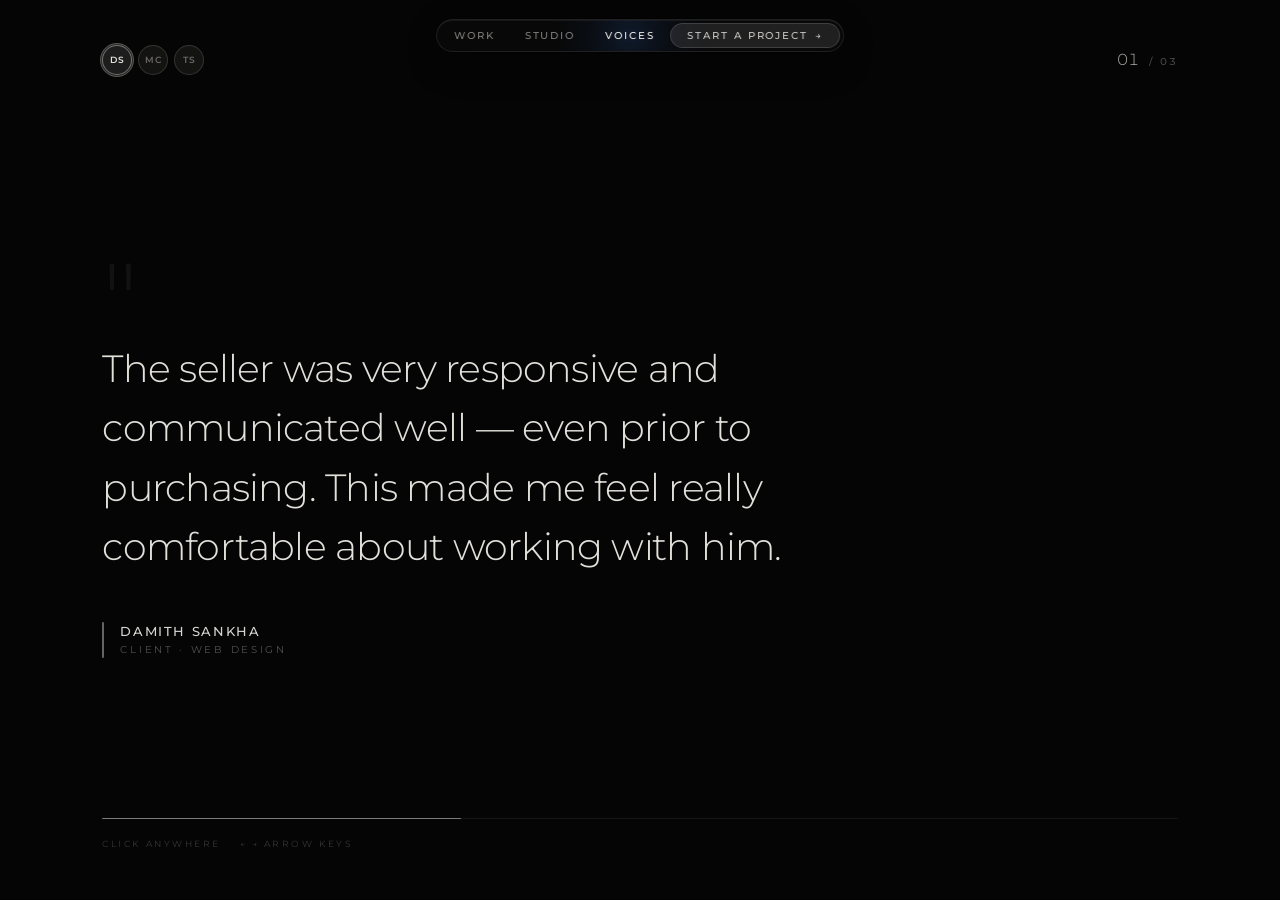
<file: testimonials.html>
<!DOCTYPE html>
<html lang="en">
<head>
<meta charset="UTF-8">
<meta name="viewport" content="width=device-width, initial-scale=1.0">
<title>Client Testimonials — ØRENO Studio</title>
<meta name="description" content="What clients say about working with ØRENO Studio. Quiet, cinematic brand identities built to last.">
<meta name="author" content="ØRENO Studio">
<meta name="robots" content="index, follow">
<meta name="theme-color" content="#050505">
<link rel="canonical" href="https://oreno.lk/testimonials">

<!-- Icons & PWA -->
<link rel="icon" href="/assets/icons/favicon.ico" sizes="any">
<link rel="icon" type="image/png" sizes="16x16" href="/assets/icons/favicon-16x16.png">
<link rel="icon" type="image/png" sizes="32x32" href="/assets/icons/favicon-32x32.png">
<link rel="apple-touch-icon" sizes="180x180" href="/assets/icons/apple-touch-icon.png">
<link rel="manifest" href="/site.webmanifest">

<!-- Structured data -->
<script type="application/ld+json">
{
  "@context": "https://schema.org",
  "@type": "ItemList",
  "name": "Client Testimonials — ØRENO Studio",
  "url": "https://oreno.lk/testimonials"
}
</script>

<!-- Open Graph -->
<meta property="og:type" content="website">
<meta property="og:site_name" content="ØRENO Studio">
<meta property="og:title" content="Client Testimonials — ØRENO Studio">
<meta property="og:description" content="What clients say about working with ØRENO Studio. Quiet, cinematic brand identities built to last.">
<meta property="og:url" content="https://oreno.lk/testimonials">
<meta property="og:image" content="https://oreno.lk/assets/og-image.jpg">

<!-- Twitter Card -->
<meta name="twitter:card" content="summary_large_image">
<meta name="twitter:title" content="Client Testimonials — ØRENO Studio">
<meta name="twitter:description" content="What clients say about working with ØRENO Studio.">
<meta name="twitter:image" content="https://oreno.lk/assets/og-image.jpg">

<link rel="preconnect" href="https://fonts.googleapis.com">
<link rel="preconnect" href="https://fonts.gstatic.com" crossorigin>
<link rel="stylesheet" href="https://fonts.googleapis.com/css2?family=Montserrat:wght@300;400;500;700&display=swap">
<link rel="stylesheet" href="/styles.css?v=12.5">

<style>
/* ── PAGE BASE ── */
*, *::before, *::after { box-sizing: border-box; margin: 0; padding: 0; }

html, body {
  width: 100%; height: 100%;
  overflow: hidden;
  background: #050505;
  color: rgba(245,243,238,0.92);
  font-family: 'Montserrat', sans-serif;
  -webkit-font-smoothing: antialiased;
  cursor: none;
}

/* ── CUSTOM CURSOR ── */
.tc-cursor {
  position: fixed;
  width: 0; height: 0;
  top: 0; left: 0;
  pointer-events: none;
  z-index: 9999;
  mix-blend-mode: difference;
}
.tc-cursor-inner {
  position: absolute;
  top: 0; left: 0;
  transform: translate(-50%, -50%);
  width: 72px; height: 72px;
  border-radius: 50%;
  background: rgba(245,243,238,0.92);
  display: flex; align-items: center; justify-content: center;
  opacity: 0;
  transition: opacity 0.25s ease, width 0.3s cubic-bezier(0.34,1.56,0.64,1), height 0.3s cubic-bezier(0.34,1.56,0.64,1);
}
.tc-cursor-inner.is-visible {
  opacity: 1;
}
.tc-cursor-label {
  font-size: 8px;
  font-weight: 600;
  letter-spacing: 0.18em;
  text-transform: uppercase;
  color: #050505;
  white-space: nowrap;
}

/* ── STAGE ── */
.tc-stage {
  position: fixed;
  inset: 0;
  display: flex;
  flex-direction: column;
  justify-content: center;
  padding: clamp(4rem,8vw,7rem) clamp(2rem,8vw,8rem);
  padding-top: clamp(5rem,10vw,9rem);
}

/* ── TOP META BAR ── */
.tc-meta {
  position: fixed;
  top: clamp(1.6rem,3.5vw,2.8rem);
  left: clamp(2rem,8vw,8rem);
  right: clamp(2rem,8vw,8rem);
  display: flex;
  align-items: center;
  justify-content: space-between;
  z-index: 10;
}

/* Author bubbles */
.tc-bubbles {
  display: flex;
  align-items: center;
  gap: 6px;
}
.tc-bubble {
  width: 30px; height: 30px;
  border-radius: 50%;
  background: rgba(245,243,238,0.06);
  border: 1px solid rgba(245,243,238,0.14);
  display: flex; align-items: center; justify-content: center;
  font-size: 9px;
  font-weight: 600;
  letter-spacing: 0.06em;
  color: rgba(245,243,238,0.38);
  cursor: pointer;
  transition: all 0.35s ease;
  position: relative;
}
.tc-bubble.is-active {
  background: rgba(245,243,238,0.10);
  border-color: rgba(245,243,238,0.40);
  color: rgba(245,243,238,0.92);
  box-shadow: 0 0 0 2px rgba(245,243,238,0.15);
}
.tc-bubble::after {
  content: '';
  position: absolute;
  inset: -3px;
  border-radius: 50%;
  border: 1px solid rgba(245,243,238,0.22);
  opacity: 0;
  transition: opacity 0.3s ease;
}
.tc-bubble.is-active::after { opacity: 1; }

/* Index counter */
.tc-counter {
  font-size: 10px;
  font-weight: 500;
  letter-spacing: 0.18em;
  color: rgba(245,243,238,0.28);
  font-variant-numeric: tabular-nums;
}
.tc-counter-current {
  font-size: 16px;
  font-weight: 300;
  letter-spacing: 0.04em;
  color: rgba(245,243,238,0.70);
  display: inline-block;
  transition: opacity 0.3s ease;
}

/* ── QUOTE ── */
.tc-quote-wrap {
  position: relative;
  margin-bottom: clamp(2.5rem,5vh,4rem);
}
.tc-quote-mark {
  font-size: clamp(4rem,8vw,7rem);
  font-weight: 300;
  line-height: 0.6;
  color: rgba(245,243,238,0.06);
  margin-bottom: 0.6rem;
  display: block;
  user-select: none;
}
.tc-quote {
  font-size: clamp(1.3rem,3vw,2.5rem);
  font-weight: 300;
  line-height: 1.55;
  letter-spacing: -0.02em;
  color: rgba(245,243,238,0.92);
  max-width: 820px;
}
.tc-word {
  display: inline;
  opacity: 0.1;
  filter: blur(6px);
  transition: opacity 0.5s ease, filter 0.5s ease;
}
.tc-word.is-visible {
  opacity: 1;
  filter: blur(0px);
}

/* ── AUTHOR ── */
.tc-author-wrap {
  display: flex;
  align-items: center;
  gap: 1rem;
  opacity: 0;
  transform: translateX(-16px);
  transition: opacity 0.5s ease 0.15s, transform 0.5s cubic-bezier(0.22,1,0.36,1) 0.15s;
}
.tc-author-wrap.is-visible {
  opacity: 1;
  transform: translateX(0);
}
.tc-author-line {
  width: 2px;
  height: 0;
  background: rgba(245,243,238,0.40);
  border-radius: 2px;
  transition: height 0.4s cubic-bezier(0.22,1,0.36,1) 0.3s;
  align-self: stretch;
  min-height: 0;
}
.tc-author-wrap.is-visible .tc-author-line {
  height: 100%;
  min-height: 36px;
}
.tc-author-info {}
.tc-author-name {
  font-size: clamp(0.72rem,1.1vw,0.84rem);
  font-weight: 500;
  letter-spacing: 0.12em;
  text-transform: uppercase;
  color: rgba(245,243,238,0.88);
  display: block;
  margin-bottom: 0.25rem;
}
.tc-author-role {
  font-size: clamp(0.58rem,0.85vw,0.65rem);
  font-weight: 400;
  letter-spacing: 0.26em;
  text-transform: uppercase;
  color: rgba(245,243,238,0.32);
  display: block;
}

/* ── PROGRESS + HINT ── */
.tc-bottom {
  position: fixed;
  bottom: clamp(2rem,4vw,3.5rem);
  left: clamp(2rem,8vw,8rem);
  right: clamp(2rem,8vw,8rem);
}
.tc-progress-track {
  width: 100%;
  height: 1px;
  background: rgba(245,243,238,0.08);
  border-radius: 1px;
  overflow: hidden;
  margin-bottom: 1.2rem;
}
.tc-progress-fill {
  height: 100%;
  background: rgba(245,243,238,0.45);
  border-radius: 1px;
  transition: width 0.5s cubic-bezier(0.22,1,0.36,1);
}
.tc-hint {
  font-size: 9px;
  letter-spacing: 0.28em;
  text-transform: uppercase;
  color: rgba(245,243,238,0.20);
  display: flex;
  align-items: center;
  gap: 1.2rem;
}
.tc-hint-key {
  display: inline-flex;
  align-items: center;
  gap: 0.4rem;
}

/* ── PAGE OVERLAY ── */
.page-overlay {
  position: fixed; inset: 0;
  background: rgba(245,243,238,0.92);
  z-index: 800;
  transform: translateY(100%);
  pointer-events: none;
}

/* ── MOBILE ── */
@media (max-width: 768px) {
  html, body { overflow: hidden; cursor: auto; }
  .tc-cursor { display: none; }
  .tc-bubble { width: 26px; height: 26px; font-size: 8px; }
  .tc-quote { font-size: clamp(1.15rem, 5vw, 1.6rem); }
  .tc-quote-mark { font-size: 3rem; }
  .tc-stage { padding-bottom: calc(64px + env(safe-area-inset-bottom, 0px) + 2rem); }
  .tc-bottom { bottom: calc(64px + env(safe-area-inset-bottom, 0px) + 1rem); }
}
</style>

<script src="https://cdnjs.cloudflare.com/ajax/libs/gsap/3.12.2/gsap.min.js" defer></script>
<script src="/nav.js?v=1.0" defer></script>
</head>

<body id="page-testimonials">

<canvas id="global-thermo" aria-hidden="true" style="position:fixed;inset:0;z-index:9998;pointer-events:none;display:block;width:100%;height:100%;"></canvas>
<div class="page-overlay" aria-hidden="true"></div>

<!-- Custom cursor -->
<div class="tc-cursor" id="tc-cursor" aria-hidden="true">
  <div class="tc-cursor-inner" id="tc-cursor-inner">
    <span class="tc-cursor-label">Next →</span>
  </div>
</div>

<!-- Top meta -->
<div class="tc-meta">
  <div class="tc-bubbles" id="tc-bubbles" aria-label="Select testimonial"></div>
  <div class="tc-counter">
    <span class="tc-counter-current" id="tc-counter-current">01</span>
    <span>&nbsp;/&nbsp;03</span>
  </div>
</div>

<!-- Main stage -->
<main class="tc-stage" role="main" id="tc-stage">
  <div class="tc-quote-wrap">
    <span class="tc-quote-mark" aria-hidden="true">"</span>
    <blockquote class="tc-quote" id="tc-quote" aria-live="polite"></blockquote>
  </div>

  <div class="tc-author-wrap" id="tc-author-wrap">
    <div class="tc-author-line" id="tc-author-line"></div>
    <div class="tc-author-info">
      <span class="tc-author-name" id="tc-author-name"></span>
      <span class="tc-author-role" id="tc-author-role"></span>
    </div>
  </div>
</main>

<!-- Bottom progress + hint -->
<div class="tc-bottom">
  <div class="tc-progress-track">
    <div class="tc-progress-fill" id="tc-progress-fill" style="width:33.33%"></div>
  </div>
  <p class="tc-hint" id="tc-hint">
    <span class="tc-hint-key">Click anywhere</span>
    <span class="tc-hint-key">← → Arrow keys</span>
  </p>
</div>

<!-- Desktop glow nav -->
<nav class="site-nav" id="site-nav" aria-label="Primary navigation">
  <div class="snav-bg-glow" aria-hidden="true"></div>
  <ul class="snav-list" role="list">
    <li class="snav-item" data-nav="work">
      <a class="snav-link" href="/#work" data-goto="#work">
        <div class="snav-flipper">
          <div class="snav-glow" style="background:radial-gradient(circle,rgba(212,160,23,.18) 0%,rgba(212,160,23,.07) 50%,transparent 100%)" aria-hidden="true"></div>
          <div class="snav-face snav-face--front">Work</div>
          <div class="snav-face snav-face--back">Work</div>
        </div>
      </a>
    </li>
    <li class="snav-item" data-nav="studio">
      <a class="snav-link" href="/#studio" data-goto="#studio">
        <div class="snav-flipper">
          <div class="snav-glow" style="background:radial-gradient(circle,rgba(245,243,238,.16) 0%,rgba(245,243,238,.06) 50%,transparent 100%)" aria-hidden="true"></div>
          <div class="snav-face snav-face--front">Studio</div>
          <div class="snav-face snav-face--back">Studio</div>
        </div>
      </a>
    </li>
    <li class="snav-item" data-nav="voices">
      <a class="snav-link" href="/testimonials.html">
        <div class="snav-flipper">
          <div class="snav-glow" style="background:radial-gradient(circle,rgba(59,130,246,.15) 0%,rgba(59,130,246,.05) 50%,transparent 100%)" aria-hidden="true"></div>
          <div class="snav-face snav-face--front">Voices</div>
          <div class="snav-face snav-face--back">Voices</div>
        </div>
      </a>
    </li>
    <li class="snav-item snav-item--cta" data-nav="start">
      <a class="snav-link" href="/inquiry.html">
        <div class="snav-flipper">
          <div class="snav-face snav-face--front">Start a project <span aria-hidden="true">→</span></div>
          <div class="snav-face snav-face--back">Start a project <span aria-hidden="true">→</span></div>
        </div>
      </a>
    </li>
  </ul>
</nav>

<!-- Mobile bottom tab nav -->
<nav class="site-nav-mobile" id="site-nav-mobile" aria-label="Mobile navigation">
  <a class="snm-tab" href="/" data-tab="home">
    <span class="snm-dot" aria-hidden="true"></span>
    <svg class="snm-icon" viewBox="0 0 24 24" fill="none" stroke="currentColor" stroke-width="1.6" aria-hidden="true"><path d="M3 9.75L12 3l9 6.75V20a1 1 0 01-1 1H5a1 1 0 01-1-1V9.75z" stroke-linecap="round" stroke-linejoin="round"/><path d="M9 21V12h6v9" stroke-linecap="round" stroke-linejoin="round"/></svg>
    <span class="snm-label">Home</span>
  </a>
  <a class="snm-tab" href="/#work" data-tab="work" data-goto="#work">
    <span class="snm-dot" aria-hidden="true"></span>
    <svg class="snm-icon" viewBox="0 0 24 24" fill="none" stroke="currentColor" stroke-width="1.6" aria-hidden="true"><rect x="3" y="3" width="7" height="7" rx="1.5"/><rect x="14" y="3" width="7" height="7" rx="1.5"/><rect x="3" y="14" width="7" height="7" rx="1.5"/><rect x="14" y="14" width="7" height="7" rx="1.5"/></svg>
    <span class="snm-label">Work</span>
  </a>
  <a class="snm-tab" href="/#studio" data-tab="studio" data-goto="#studio">
    <span class="snm-dot" aria-hidden="true"></span>
    <svg class="snm-icon" viewBox="0 0 24 24" fill="none" stroke="currentColor" stroke-width="1.6" aria-hidden="true"><circle cx="12" cy="8" r="3.5"/><path d="M4 20c0-4 3.582-7 8-7s8 3 8 7" stroke-linecap="round" stroke-linejoin="round"/></svg>
    <span class="snm-label">Studio</span>
  </a>
  <a class="snm-tab" href="/testimonials.html" data-tab="voices">
    <span class="snm-dot" aria-hidden="true"></span>
    <svg class="snm-icon" viewBox="0 0 24 24" fill="none" stroke="currentColor" stroke-width="1.6" aria-hidden="true"><path d="M5 4h14a2 2 0 012 2v10a2 2 0 01-2 2h-6l-4 3v-3H5a2 2 0 01-2-2V6a2 2 0 012-2z" stroke-linecap="round" stroke-linejoin="round"/><path d="M7 9h10M7 13h7" stroke-linecap="round"/></svg>
    <span class="snm-label">Voices</span>
  </a>
  <a class="snm-tab snm-tab--cta" href="/inquiry.html" data-tab="start">
    <svg class="snm-icon" viewBox="0 0 24 24" fill="none" stroke="currentColor" stroke-width="1.6" aria-hidden="true"><path d="M5 12h14M13 5l7 7-7 7" stroke-linecap="round" stroke-linejoin="round"/></svg>
    <span class="snm-label">Start</span>
  </a>
</nav>

<script>
/* ═══════════════════════════════════════════
   ØRENO — Testimonials interactive component
═══════════════════════════════════════════ */
(function () {
  'use strict';

  const TESTIMONIALS = [
    {
      quote: "The seller was very responsive and communicated well — even prior to purchasing. This made me feel really comfortable about working with him.",
      author: "Damith Sankha",
      role: "Client · Web Design",
      initials: "DS"
    },
    {
      quote: "The process was smooth, and the final result exceeded my expectations. Thank you for bringing my vision to life with such creativity and professionalism!",
      author: "Munazir Cassim",
      role: "Client · Brand Identity",
      initials: "MC"
    },
    {
      quote: "A highly qualified designer with amazing communication skills. I highly recommend ØRENO for creative design services. Looking forward to working with you again.",
      author: "Tharindu Sankalpa",
      role: "Client · Design Services",
      initials: "TS"
    }
  ];

  let current = 0;
  let isAnimating = false;
  const total = TESTIMONIALS.length;

  const quoteEl      = document.getElementById('tc-quote');
  const authorWrap   = document.getElementById('tc-author-wrap');
  const authorName   = document.getElementById('tc-author-name');
  const authorRole   = document.getElementById('tc-author-role');
  const progressFill = document.getElementById('tc-progress-fill');
  const counterEl    = document.getElementById('tc-counter-current');
  const bubblesEl    = document.getElementById('tc-bubbles');
  const stageEl      = document.getElementById('tc-stage');

  /* ── Build bubbles ── */
  TESTIMONIALS.forEach((t, i) => {
    const b = document.createElement('button');
    b.className = 'tc-bubble' + (i === 0 ? ' is-active' : '');
    b.textContent = t.initials;
    b.setAttribute('aria-label', 'View testimonial from ' + t.author);
    b.addEventListener('click', e => { e.stopPropagation(); goTo(i); });
    bubblesEl.appendChild(b);
  });

  /* ── Render ── */
  function render(idx, direction) {
    if (isAnimating) return;
    isAnimating = true;

    const t = TESTIMONIALS[idx];

    /* Author out */
    authorWrap.classList.remove('is-visible');

    /* Quote: fade all words out quickly */
    const words = quoteEl.querySelectorAll('.tc-word');
    words.forEach(w => { w.classList.remove('is-visible'); });

    setTimeout(() => {
      /* Update text */
      authorName.textContent = t.author;
      authorRole.textContent = t.role;

      /* Split quote into word spans */
      quoteEl.innerHTML = '';
      quoteEl.setAttribute('aria-label', t.quote);
      t.quote.split(/\s+/).filter(Boolean).forEach((word, wi, arr) => {
        const span = document.createElement('span');
        span.className = 'tc-word';
        span.setAttribute('aria-hidden', 'true');
        span.textContent = word;
        quoteEl.appendChild(span);
        if (wi < arr.length - 1) quoteEl.appendChild(document.createTextNode(' '));
      });

      /* Stagger words in */
      const newWords = quoteEl.querySelectorAll('.tc-word');
      newWords.forEach((w, wi) => {
        setTimeout(() => { w.classList.add('is-visible'); }, wi * 28);
      });

      /* Author in — after first few words */
      setTimeout(() => {
        authorWrap.classList.add('is-visible');
      }, Math.min(newWords.length * 28 * 0.4, 350));

      /* Progress bar */
      progressFill.style.width = ((idx + 1) / total * 100) + '%';

      /* Counter */
      counterEl.style.opacity = '0';
      setTimeout(() => {
        counterEl.textContent = String(idx + 1).padStart(2, '0');
        counterEl.style.opacity = '1';
      }, 80);

      /* Bubbles */
      bubblesEl.querySelectorAll('.tc-bubble').forEach((b, bi) => {
        b.classList.toggle('is-active', bi === idx);
      });

      /* Done animating after words finish */
      const wordsDuration = newWords.length * 28 + 500;
      setTimeout(() => { isAnimating = false; }, wordsDuration);

    }, 220);
  }

  function next() { goTo((current + 1) % total); }
  function prev() { goTo((current - 1 + total) % total); }

  function goTo(idx) {
    if (idx === current && !isAnimating) return;
    const direction = idx > current ? 1 : -1;
    current = idx;
    render(current, direction);
  }

  /* ── Custom cursor ── */
  const cursor     = document.getElementById('tc-cursor');
  const cursorInner = document.getElementById('tc-cursor-inner');
  let curX = 0, curY = 0, targetX = 0, targetY = 0;

  document.addEventListener('mousemove', e => {
    targetX = e.clientX; targetY = e.clientY;
  });

  stageEl.addEventListener('mouseenter', () => cursorInner.classList.add('is-visible'));
  stageEl.addEventListener('mouseleave', () => cursorInner.classList.remove('is-visible'));

  /* Disable cursor for nav elements */
  document.querySelectorAll('.site-nav, .site-nav-mobile, .tc-meta').forEach(el => {
    el.addEventListener('mouseenter', () => cursorInner.classList.remove('is-visible'));
  });

  (function animateCursor() {
    curX += (targetX - curX) * 0.14;
    curY += (targetY - curY) * 0.14;
    cursor.style.transform = 'translate(' + curX + 'px,' + curY + 'px)';
    requestAnimationFrame(animateCursor);
  })();

  /* ── Interactions ── */
  stageEl.addEventListener('click', e => {
    /* Don't fire if clicking on author area */
    if (e.target.closest('.tc-author-wrap')) return;
    next();
  });

  document.addEventListener('keydown', e => {
    if (e.key === 'ArrowRight' || e.key === ' ') { e.preventDefault(); next(); }
    if (e.key === 'ArrowLeft') { e.preventDefault(); prev(); }
  });

  /* Touch swipe */
  let touchStartX = 0;
  document.addEventListener('touchstart', e => { touchStartX = e.touches[0].clientX; }, { passive: true });
  document.addEventListener('touchend', e => {
    const dx = e.changedTouches[0].clientX - touchStartX;
    if (Math.abs(dx) > 40) { dx < 0 ? next() : prev(); }
  }, { passive: true });

  /* ── Page transitions ── */
  const overlay = document.querySelector('.page-overlay');
  document.addEventListener('click', e => {
    const link = e.target.closest('a[href]');
    if (!link) return;
    const href = link.getAttribute('href');
    if (!href || href.startsWith('#') || href.startsWith('mailto') || link.target === '_blank') return;
    e.preventDefault();
    if (overlay && typeof gsap !== 'undefined') {
      gsap.fromTo(overlay, { y: '100%' }, { y: '0%', duration: 0.55, ease: 'power3.inOut',
        onComplete: () => { window.location.href = href; } });
    } else { window.location.href = href; }
  });

  /* ── Init ── */
  render(0, 1);

})();
</script>

<script src="thermo-global.js?v=1.1"></script>

</body>
</html>
</file>
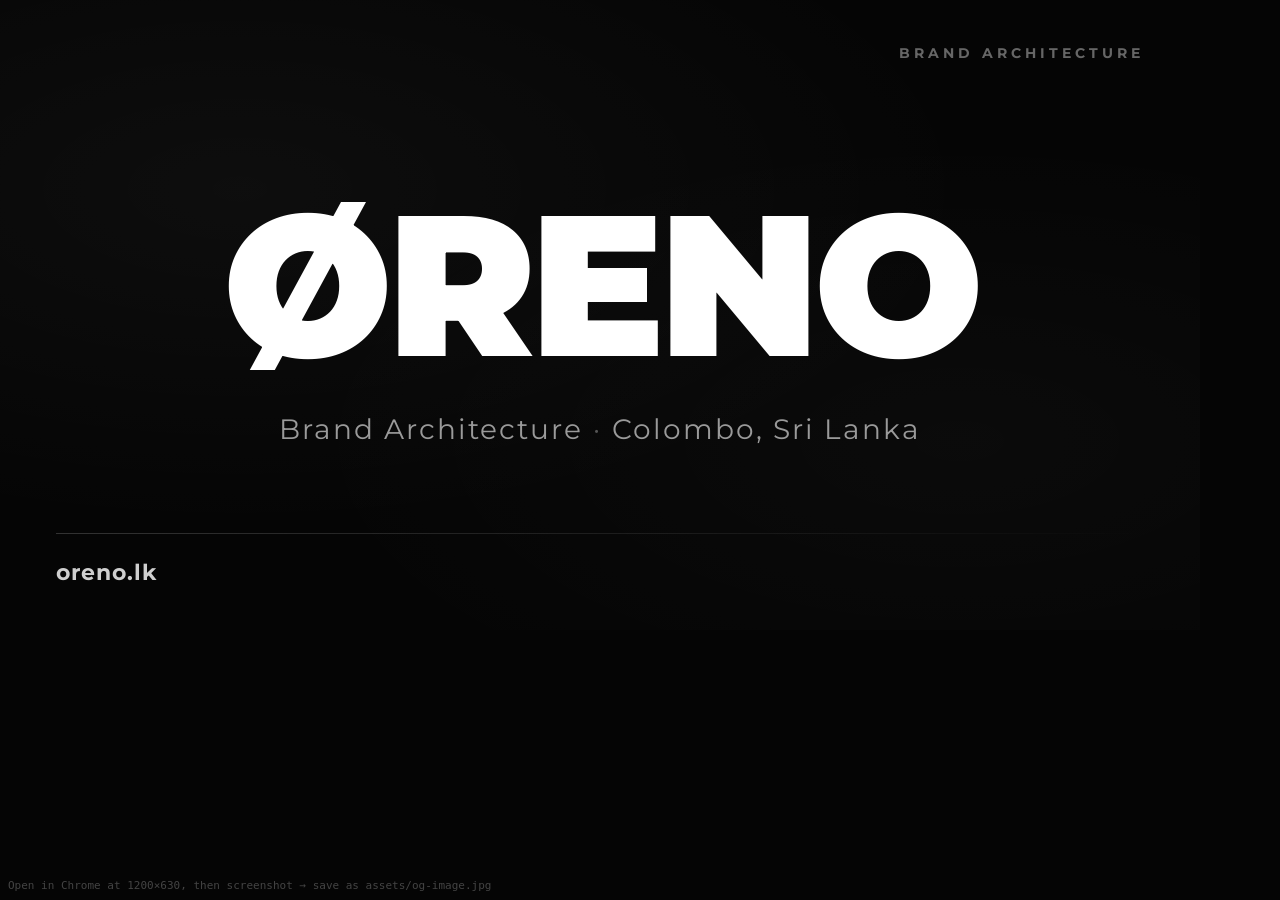
<file: assets/og-image.html>
<!doctype html>
<html lang="en">
<head>
<meta charset="utf-8">
<title>ØRENO — OG Image Template (1200×630)</title>
<link rel="preconnect" href="https://fonts.googleapis.com">
<link rel="preconnect" href="https://fonts.gstatic.com" crossorigin>
<link href="https://fonts.googleapis.com/css2?family=Montserrat:wght@400;700;900&display=swap" rel="stylesheet">
<style>
  html,body{margin:0;padding:0;background:#050505;}
  body{
    width:1200px;height:630px;
    font-family:'Montserrat',sans-serif;
    color:#fff;
    position:relative;
    overflow:hidden;
  }
  .card{
    width:1200px;height:630px;
    display:flex;flex-direction:column;
    align-items:center;justify-content:center;
    position:relative;
    background:
      radial-gradient(ellipse at 20% 30%, rgba(255,255,255,0.035) 0%, transparent 55%),
      radial-gradient(ellipse at 80% 70%, rgba(255,255,255,0.025) 0%, transparent 50%),
      #050505;
  }
  .wordmark{
    font-weight:900;
    font-size:200px;
    letter-spacing:-6px;
    line-height:1;
    color:#fff;
    margin:0;
  }
  .tagline{
    margin-top:28px;
    font-weight:400;
    font-size:28px;
    letter-spacing:2px;
    color:#9a9a9a;
    text-transform:none;
  }
  .tagline .dot{color:#555;margin:0 10px;}
  .footer-url{
    position:absolute;
    left:56px;bottom:44px;
    font-weight:700;
    font-size:22px;
    letter-spacing:1px;
    color:#cfcfcf;
  }
  .corner{
    position:absolute;
    right:56px;top:44px;
    font-weight:700;
    font-size:14px;
    letter-spacing:4px;
    color:#666;
  }
  .rule{
    position:absolute;
    left:56px;right:56px;
    bottom:96px;
    height:1px;
    background:linear-gradient(to right, rgba(255,255,255,0.18), rgba(255,255,255,0));
  }
  /* Print/screenshot hint */
  .hint{
    position:fixed;left:8px;bottom:8px;
    font-size:11px;color:#444;font-family:monospace;
  }
  @media print { .hint{display:none;} }
</style>
</head>
<body>
  <div class="card" id="og-card">
    <div class="corner">BRAND ARCHITECTURE</div>
    <h1 class="wordmark">ØRENO</h1>
    <div class="tagline">Brand Architecture<span class="dot">·</span>Colombo, Sri Lanka</div>
    <div class="rule"></div>
    <div class="footer-url">oreno.lk</div>
  </div>
  <div class="hint">Open in Chrome at 1200×630, then screenshot → save as assets/og-image.jpg</div>
</body>
</html>
</file>
<file: styles.css>
/* =====================================================
   ØRENO — styles.css  v4.9
   Horizontal scroll. Light theme. Responsive.
===================================================== */

*, *::before, *::after { margin:0; padding:0; box-sizing:border-box; }

:root {
  --c-bg:       #F5F3EE;
  --c-fg:       #0A0A0A;
  --c-muted:    rgba(10,10,10,0.50);
  --c-dim:      rgba(10,10,10,0.32);
  --c-faint:    rgba(10,10,10,0.06);
  --c-border:   rgba(10,10,10,0.08);
  --c-border-h: rgba(10,10,10,0.20);

  --pad-x:   clamp(1.6rem, 7vw, 6rem);
  --max-w:   1140px;

  --fs-hero:  clamp(3.2rem, 10vw, 9.5rem);
  --fs-h2:    clamp(1.8rem, 4.5vw, 3.2rem);
  --fs-body:  clamp(0.78rem, 1.4vw, 0.88rem);
  --fs-label: clamp(0.58rem, 0.9vw, 0.65rem);
  --fs-cta:   clamp(2.4rem, 6.5vw, 5.5rem);

  --ease-expo:   cubic-bezier(0.16, 1, 0.3, 1);
  --ease-smooth: cubic-bezier(0.4, 0, 0.2, 1);
}

html { font-size:100%; -webkit-text-size-adjust:100%; }

body {
  font-family: 'Montserrat', sans-serif;
  background: var(--c-bg);
  color: var(--c-fg);
  overflow-x: hidden;
  -webkit-font-smoothing: antialiased;
  -moz-osx-font-smoothing: grayscale;
}

img    { display:block; max-width:100%; }
a      { color:inherit; text-decoration:none; }
button { font-family:inherit; }
::selection { background:rgba(10,10,10,0.1); color:var(--c-fg); }

/* ── CURSOR — blend-mode invert blob ── */
.cursor-blob {
  position:fixed; pointer-events:none; z-index:99999;
  width:22px; height:22px; border-radius:50%;
  background:#fff;
  mix-blend-mode:difference;
  left:0; top:0;
  transform:translate(-50%,-50%);
  transition: width .18s var(--ease-expo), height .18s var(--ease-expo), opacity .2s ease;
  will-change:left,top,width,height;
}
.cursor-blob.is-link    { width:42px; height:42px; }
.cursor-blob.is-heading { width:68px; height:68px; }
.cursor-blob.is-hidden  { opacity:0; }

@keyframes spin { to { transform:translate(-50%,-50%) rotate(360deg); } }

/* ── CHAR REVEAL — kobykooba-style clip-rise ── */
.ch-wrap {
  display:inline-block; overflow:hidden;
  vertical-align:bottom;
  padding-bottom:0.06em; margin-bottom:-0.06em;
}
.ch { display:inline-block; will-change:transform; }

@media (hover:none),(max-width:768px){ .cursor-blob{display:none;} body{cursor:auto;} }
@media (hover:hover) and (pointer:fine){ body{cursor:none;} }

/* ── PAGE TRANSITION ── */
.page-overlay {
  position:fixed; inset:0; background:var(--c-bg);
  z-index:8000; pointer-events:none; transform:translateY(100%);
}

/* ── GLOBAL LOADER ── */
.global-loader {
  position:fixed; inset:0; background:#0a0a0a;
  z-index:99999; overflow:hidden;
}
.loader-panel {
  position:absolute; top:0; height:100%;
  background:#0a0a0a; will-change:transform; z-index:2;
}
.loader-panel--left  { left:0;  width:50%; }
.loader-panel--right { right:0; width:50%; }
.loader-center {
  position:absolute; inset:0; z-index:3;
  display:flex; flex-direction:column;
  align-items:center; justify-content:center;
  pointer-events:none;
}
.loader-o-svg {
  width:clamp(72px,9vw,110px); height:auto;
}
.loader-name {
  margin-top:1.8rem;
  font-size:clamp(0.5rem,0.85vw,0.65rem);
  font-weight:700; letter-spacing:0.52em; text-transform:uppercase;
  color:rgba(245,243,238,0.55);
  opacity:0; transform:translateY(6px);
}
.loader-counter {
  position:absolute; bottom:clamp(1.4rem,3vh,2.2rem); right:var(--pad-x);
  font-size:clamp(0.55rem,0.85vw,0.65rem); font-weight:700;
  letter-spacing:0.3em; color:rgba(245,243,238,0.28);
  z-index:4; font-variant-numeric:tabular-nums;
}

/* ══════════════════════════════════════
   HORIZONTAL SCROLL ENGINE
══════════════════════════════════════ */
#h-scroll-wrapper {
  position:fixed; top:0; left:0;
  width:100vw; height:100vh; overflow:hidden;
}
#h-track {
  display:flex; align-items:stretch;
  height:100vh; will-change:transform;
}

/* ── PANELS ── */
.panel {
  flex:0 0 auto; width:100vw; height:100vh;
  overflow:hidden; position:relative;
  border-right:1px solid var(--c-border);
}
.panel:last-child { border-right:none; }
.panel--wide-md  { width:120vw; }
.panel--wide-lg  { width:130vw; }
.panel--wide-sm  { width:72vw; }
.panel--marquee  { width:52vw; display:flex; align-items:center; }

/* Panel index */
.panel-index {
  position:absolute; right:var(--pad-x); bottom:clamp(1.4rem,2.5vh,2rem);
  font-size:0.44rem; letter-spacing:0.32em; text-transform:uppercase;
  color:var(--c-dim); pointer-events:none; z-index:1;
}
.panel-index--light { color:rgba(245,243,238,0.35); }

/* ── SECTION BASE — THE CRITICAL FIX ── */
.section {
  position:relative;
  display:flex; align-items:center; justify-content:center;
  overflow:hidden;
  padding:0 var(--pad-x);
  height:100%;       /* CRITICAL: fill the panel */
  width:100%;
  background:var(--c-bg); /* explicit bg — prevents fixed hero bleeding through */
}
.section-inner {
  max-width:var(--max-w); margin:0 auto;
  width:100%; position:relative; z-index:1;
}

.section-tag {
  font-size:var(--fs-label); letter-spacing:0.34em; text-transform:uppercase;
  color:var(--c-dim); margin-bottom:1.4rem;
  display:flex; align-items:center; gap:.8rem;
}
.section-tag::before {
  content:""; width:1.5rem; height:1px;
  background:var(--c-dim); flex-shrink:0;
}
.section-h {
  font-size:var(--fs-h2); font-weight:700;
  letter-spacing:-0.03em; line-height:1.1;
}
.section-p {
  margin-top:1.6rem; font-size:var(--fs-body); line-height:1.9;
  color:var(--c-muted); max-width:460px;
}

/* ── REVEAL ── */
.reveal { opacity:0; transform:translateY(20px); }
.reveal-up { opacity:0; transform:translateY(16px); }

/* =====================================================
   HERO
===================================================== */
.hero {
  display:flex; align-items:center; justify-content:center;
  background:var(--c-bg); overflow:hidden;
}

/* thermodynamic canvas — sits behind hero-inner (z-index:3) */
.hero-thermo-canvas {
  position:absolute; inset:0; z-index:1;
  display:block; width:100%; height:100%;
  pointer-events:auto;
}

/* vignette on light hero — very subtle edge fade for depth */
.hero-vignette {
  position:absolute; inset:0; z-index:2; pointer-events:none;
  background:radial-gradient(
    ellipse 80% 75% at 30% 50%,
    transparent 40%,
    rgba(210,205,196,0.18) 100%
  );
}

/* Per-case accent color for the progress rail */

.hero-inner {
  display:flex; flex-direction:column; justify-content:center;
  padding:clamp(5rem,9vh,8rem) var(--pad-x) clamp(3rem,6vh,5rem);
  position:relative; z-index:3;
  width:100%; height:100%;
}

/* ── HERO LEFT ── */
.hero-left {
  display:flex; flex-direction:column;
  align-items:flex-start; gap:clamp(0.8rem,1.8vh,1.5rem);
}

.hero-eyebrow {
  font-size:var(--fs-label); letter-spacing:0.32em; text-transform:uppercase;
  color:var(--c-muted); margin-bottom:clamp(1rem,2.5vh,2rem);
  opacity:0; transform:translateY(8px);
}

.hero-main {
  font-size:clamp(3.2rem, 10vw, 9.5rem); font-weight:700;
  line-height:0.92; letter-spacing:-0.04em;
  color:var(--c-fg); white-space:nowrap;
}

.hero-subline {
  margin-top:clamp(1.2rem,3vh,2.5rem);
  font-size:clamp(0.75rem,1.4vw,0.88rem);
  letter-spacing:0.14em; text-transform:uppercase;
  color:var(--c-muted); line-height:1.7;
  opacity:0; transform:translateY(8px);
}
.hero-br { display:none; }

/* ── HERO SERVICES TICKER ── */
.hero-ticker {
  overflow:hidden;
  width:100%;
  margin-top:clamp(1.4rem,3vh,2.4rem);
  mask-image:linear-gradient(90deg, transparent 0%, #000 8%, #000 92%, transparent 100%);
  -webkit-mask-image:linear-gradient(90deg, transparent 0%, #000 8%, #000 92%, transparent 100%);
}
.hero-ticker-track {
  display:inline-flex; gap:1.8rem;
  white-space:nowrap;
  animation:ticker-slide 22s linear infinite;
  font-size:clamp(0.5rem, 0.72vw, 0.6rem);
  letter-spacing:0.32em;
  text-transform:uppercase;
  color:var(--c-dim);
}
.hero-ticker-dot {
  opacity:0.35;
}
@keyframes ticker-slide {
  from { transform:translateX(0); }
  to   { transform:translateX(-50%); }
}

.hero-cta {
  display:inline-flex; align-items:center; gap:0.6rem;
  margin-top:clamp(1.8rem,4vh,3.2rem);
  font-size:var(--fs-label); letter-spacing:0.24em; text-transform:uppercase;
  color:var(--c-fg); border-bottom:1px solid var(--c-border-h);
  padding-bottom:0.4rem;
  transition:border-color .3s ease, opacity .3s ease;
  opacity:0;
}
.hero-cta:hover { border-color:var(--c-fg); }
.hero-cta-arrow { font-size:0.8rem; transition:transform .3s var(--ease-expo); }
.hero-cta:hover .hero-cta-arrow { transform:translateX(4px); }

/* ── HERO RIGHT ── */
.hero-right {
  display:flex; flex-direction:column;
  align-items:flex-end; justify-content:flex-end;
  height:clamp(160px,28vh,280px);
  flex-shrink:0;
}

/* ── SWIPE HINT — touch devices only ── */
.hero-swipe-hint {
  display:none; /* hidden for mouse/trackpad users */
}
@media (hover:none) and (pointer:coarse) {
  .hero-swipe-hint {
    display:flex; flex-direction:row; align-items:center; gap:0.8rem; opacity:1;
  }
}
.swipe-hand-wrap {
  width:36px; height:36px;
  border:1px solid var(--c-border-h); border-radius:50%;
  display:flex; align-items:center; justify-content:center;
  overflow:hidden;
}
.swipe-hand {
  font-size:1rem; color:var(--c-muted);
  display:block;
  animation:swipe-pulse 2s var(--ease-expo) infinite;
}
@keyframes swipe-pulse {
  0%   { transform:translateX(6px); opacity:0; }
  20%  { opacity:1; }
  70%  { transform:translateX(-6px); opacity:1; }
  100% { transform:translateX(-6px); opacity:0; }
}
.swipe-label {
  font-size:0.52rem; letter-spacing:0.28em; text-transform:uppercase;
  color:var(--c-dim); white-space:nowrap;
}

/* ── HERO HYPER TEXT ── */
.hero-hyper-text {
  margin-top:clamp(0.6rem,1.5vh,1.2rem);
  font-size:clamp(0.8rem,1.45vw,0.98rem);
  line-height:1.85;
  color:var(--c-muted);
  opacity:0;
  transform:translateY(8px);
  max-width:clamp(300px,44vw,560px);
  letter-spacing:0.01em;
}

/* scramble word base */
.h-word {
  display:inline-block;
  position:relative;
  white-space:nowrap;
  transition:
    transform 0.35s cubic-bezier(0.34,1.56,0.64,1),
    color 0.22s ease,
    opacity 0.26s ease,
    filter 0.26s ease;
}

/* highlighted / interactive words */
.h-word--interactive {
  color:var(--c-fg);
  font-weight:600;
}

/* idle pulse — subtle breathing on highlighted words */
@keyframes ht-idle-pulse {
  0%, 100% { opacity: 1; }
  50%       { opacity: 0.55; }
}
.h-word--interactive.ht-idle {
  animation: ht-idle-pulse 2.8s ease-in-out infinite;
}
.h-word--interactive.ht-idle:nth-of-type(2) { animation-delay: 0.55s; }
.h-word--interactive.ht-idle:nth-of-type(3) { animation-delay: 1.1s; }

/* hovered state */
.h-word--hovered {
  transform:scale(1.09) translateY(-3px);
  color:var(--c-bg) !important;
  z-index:20;
}

/* dimmed (when a sibling is hovered) */
.h-word--dimmed {
  opacity:0.2;
  filter:blur(1.5px);
}

/* pill background */
.h-word__bg {
  position:absolute;
  inset:-5px -8px;
  background:var(--c-fg);
  border-radius:7px;
  z-index:-1;
  opacity:0;
  transform:scale(0.8);
  transition:
    opacity 0.22s ease,
    transform 0.3s cubic-bezier(0.34,1.56,0.64,1);
  box-shadow:0 8px 24px -4px rgba(10,10,10,0.32);
}
.h-word--hovered .h-word__bg {
  opacity:1;
  transform:scale(1);
}

/* corner accent dots */
.h-word__dot {
  position:absolute;
  width:5px; height:5px;
  border-radius:50%;
  z-index:21;
  opacity:0;
  transform:scale(0);
  pointer-events:none;
  transition:
    opacity 0.18s ease,
    transform 0.24s cubic-bezier(0.34,1.56,0.64,1);
}
.h-word__dot--tr { top:-3px;    right:-3px; background:#2563eb; }
.h-word__dot--bl { bottom:-3px; left:-3px;  background:#ec4899; }
.h-word--hovered .h-word__dot {
  opacity:1;
  transform:scale(1);
}

/* text content layer */
.h-word__text {
  position:relative;
  z-index:10;
}

/* ── HERO SCROLL CUE ── */
.hero-scroll-cue {
  position:absolute;
  bottom:clamp(1.8rem,3.5vh,3rem);
  left:var(--pad-x);
  display:flex;
  align-items:center;
  gap:1rem;
  opacity:0;
  z-index:4;
}

/* desktop line sweep */
.scroll-desk {
  display:flex;
  align-items:center;
  gap:0.9rem;
}
.scroll-desk-line {
  width:44px; height:1px;
  background:var(--c-border);
  position:relative;
  overflow:hidden;
}
.scroll-desk-line::after {
  content:"";
  position:absolute;
  top:0; left:-100%;
  width:100%; height:100%;
  background:var(--c-fg);
  animation:sweep-line 2.6s var(--ease-expo) infinite 1.4s;
}
@keyframes sweep-line {
  0%      { left:-100%; }
  45%,55% { left:0; }
  100%    { left:100%; }
}
.scroll-desk-label {
  font-size:0.43rem;
  letter-spacing:0.36em;
  text-transform:uppercase;
  color:var(--c-dim);
}

/* touch swipe cue */
.scroll-touch { display:none; }
@media (hover:none) and (pointer:coarse) {
  .scroll-desk  { display:none; }
  .scroll-touch {
    display:flex;
    align-items:center;
    gap:0.8rem;
  }
}

/* ── WHATSAPP BUTTON ── */
.whatsapp-btn {
  position:fixed; bottom:1.8rem; left:1.8rem;
  width:52px; height:52px; border-radius:50%;
  background:#25D366; color:#fff;
  display:flex; align-items:center; justify-content:center;
  z-index:800;
  box-shadow:0 4px 20px rgba(37,211,102,0.4);
  transition:transform .3s var(--ease-expo), box-shadow .3s ease;
  cursor:none;
}
.whatsapp-btn:hover {
  transform:scale(1.12) translateY(-2px);
  box-shadow:0 10px 30px rgba(37,211,102,0.5);
}
.whatsapp-btn svg { display:block; }

/* =====================================================
   MANIFESTO
===================================================== */
.section-manifesto {
  display:flex; align-items:center; justify-content:center;
  background:var(--c-fg); height:100%; width:100%;
  overflow:hidden; position:relative;
}
.manifesto-inner {
  display:flex; flex-direction:column;
  gap:clamp(1.4rem,3vh,2.4rem);
  text-align:left; padding:0 var(--pad-x);
  max-width:var(--max-w); width:100%;
  position:relative; z-index:1;
}
.manifesto-tag {
  font-size:var(--fs-label); letter-spacing:0.34em; text-transform:uppercase;
  color:rgba(245,243,238,0.3); display:flex; align-items:center; gap:0.75rem;
}
.manifesto-tag::before {
  content:""; width:1.5rem; height:1px;
  background:rgba(245,243,238,0.3); flex-shrink:0;
}
.manifesto-statements {
  display:flex; flex-direction:column; gap:0;
  border-top:1px solid rgba(245,243,238,0.1);
}
.manifesto-row {
  display:grid;
  grid-template-columns:clamp(2rem,3.5vw,3.5rem) 1fr;
  gap:0 clamp(0.8rem,1.5vw,1.8rem);
  align-items:center;
  padding:clamp(0.9rem,2vh,1.5rem) 0;
  border-bottom:1px solid rgba(245,243,238,0.1);
}
.manifesto-num {
  font-size:var(--fs-label); letter-spacing:0.2em;
  color:rgba(245,243,238,0.2); align-self:start;
  padding-top:0.25em; font-weight:400;
}
.manifesto-line {
  font-size:clamp(1.6rem, 4.2vw, 5.4rem);
  font-weight:700; letter-spacing:-0.04em; line-height:1.0;
  color:var(--c-bg); cursor:default;
  position:relative;
}
.manifesto-sub {
  font-size:var(--fs-body); line-height:1.75;
  color:rgba(245,243,238,0.38); max-width:360px;
  opacity:0;
}
/* large background Ø watermark */
.manifesto-watermark {
  position:absolute;
  font-size:clamp(32rem,60vw,90rem); font-weight:700;
  letter-spacing:-0.06em; line-height:1;
  color:rgba(245,243,238,0.032);
  pointer-events:none; user-select:none;
  right:-0.08em; bottom:-0.22em; z-index:0;
}

/* Manifesto interactive highlight bar */
.manifesto-highlight-bar {
  position:absolute; left:0; top:0; height:100%; width:0;
  background:rgba(200,160,80,0.10); border-radius:4px;
  pointer-events:none; z-index:0;
}
@keyframes manifesto-word-glow {
  0%, 100% { color:var(--c-bg); }
  50%       { color:rgba(210,165,90,0.88); }
}
@media (hover:hover) and (pointer:fine) {
  .manifesto-line .ch-wrap:hover .ch {
    color:rgba(210,165,90,0.85);
    transition:color 0.2s ease;
  }
}

/* ══ GOOEY MORPH — manifesto 02/13 ══ */
.gooey-morph {
  position:relative;
  width:100%;
  display:flex;
  align-items:center;
  justify-content:center;
  padding:clamp(2rem, 6vh, 5rem) 0;
  opacity:0;
}
.gooey-morph__defs { position:absolute; width:0; height:0; }

.gooey-morph__stage {
  position:relative;
  width:100%;
  min-height:clamp(6rem, 18vh, 11rem);
  display:flex;
  align-items:center;
  justify-content:center;
  filter:url(#gooey-threshold);
}

.gooey-morph__text {
  position:absolute;
  inset:0;
  display:flex;
  align-items:center;
  justify-content:center;
  text-align:center;
  user-select:none;
  pointer-events:none;
  font-family:'Montserrat', sans-serif;
  font-weight:700;
  font-size:clamp(3rem, 9vw, 8rem);
  letter-spacing:-0.045em;
  line-height:1;
  color:var(--c-bg);
  white-space:nowrap;
  will-change:filter, opacity;
}

/* Reduced motion: freeze on the first term, no blur */
@media (prefers-reduced-motion: reduce) {
  .gooey-morph__stage { filter:none; }
  .gooey-morph__text--b { display:none; }
  .gooey-morph__text--a { opacity:1 !important; filter:none !important; }
}

/* ── HEADING SWEEP LINE (fires after char reveal) ── */
.heading-sweep-line {
  display:block; height:1px; width:0;
  background:currentColor; opacity:0;
  margin-top:0.4rem;
}

/* =====================================================
   STUDIO
===================================================== */
.section-studio .section-inner { width:100%; }
.studio-inner {
  display:grid;
  grid-template-columns:1fr 1fr;
  gap:clamp(3rem,7vw,8rem);
  align-items:center;
}
.studio-left { display:flex; flex-direction:column; gap:0; }
.studio-o-bg {
  width:clamp(200px, 38vw, 520px); height:auto;
  opacity:0.055; user-select:none; pointer-events:none;
  display:block;
}

.studio-right {
  display:flex; flex-direction:column;
  align-items:flex-end; justify-content:center;
  gap:clamp(2rem,4vh,3rem);
}
.studio-stat-wrap { text-align:right; }
.studio-stat-num {
  font-size:clamp(3rem,7vw,6rem); font-weight:700;
  letter-spacing:-0.05em; line-height:1;
}
.studio-stat-label {
  margin-top:.5rem; font-size:var(--fs-label);
  letter-spacing:.24em; text-transform:uppercase; color:var(--c-dim);
}
.studio-since {
  text-align:right; border-top:1px solid var(--c-border); padding-top:1.2rem;
  display:flex; flex-direction:column; gap:.3rem;
}
.studio-since-label {
  font-size:var(--fs-label); letter-spacing:.28em;
  text-transform:uppercase; color:var(--c-dim);
}
.studio-since-year {
  font-size:clamp(1.4rem,3vw,2.4rem); font-weight:700;
  letter-spacing:-0.04em; line-height:1;
}
.studio-since-year--sm {
  font-size:clamp(1.1rem,2vw,1.8rem);
}

/* =====================================================
   WORK / SERVICE ACCORDION
===================================================== */
.section-system {
  padding:0 var(--pad-x); overflow:hidden; flex:0 0 auto;
  display:flex; align-items:center;
  background:var(--c-fg);
}
/* Dark section overrides */
.section-system .section-tag   { color:rgba(245,243,238,0.4); }
.section-system .section-tag::before { background:rgba(245,243,238,0.18); }
.section-system .section-h     { color:var(--c-bg); }
.section-system .system-rows   { border-top-color:rgba(245,243,238,0.1); }
.section-system .srow-trigger  { border-bottom-color:rgba(245,243,238,0.08); }
.section-system .srow-trigger:hover { background:rgba(245,243,238,0.03); }
.section-system .srow-num      { color:rgba(245,243,238,0.3); }
.section-system .srow-cat      { color:rgba(245,243,238,0.3); }
.section-system .srow-title    { color:var(--c-bg); }
.section-system .srow-icon     { border-color:rgba(245,243,238,0.18); }
.section-system .srow-icon svg { color:rgba(245,243,238,0.45); }
.section-system .system-row.is-open .srow-icon { background:var(--c-bg); border-color:var(--c-bg); }
.section-system .system-row.is-open .srow-icon svg { color:var(--c-fg); }
.section-system .srow-body     { color:rgba(245,243,238,0.45); }
.system-inner {
  display:flex; flex-direction:column;
  gap:clamp(1.8rem,3.5vh,2.8rem);
  width:100%;
}
.system-header { display:flex; flex-direction:column; gap:.6rem; }
.system-rows {
  display:flex; flex-direction:column;
  border-top:1px solid var(--c-border);
}
.system-row { overflow:hidden; }

/* Trigger */
.srow-trigger {
  width:100%;
  display:grid;
  grid-template-columns:3rem 1fr auto;
  gap:0 clamp(1.5rem,3vw,3rem);
  align-items:center;
  padding:clamp(0.75rem,1.4vh,1.1rem) 0;
  border:none; border-bottom:1px solid var(--c-border);
  background:transparent; cursor:pointer; text-align:left;
  transition:background .2s ease;
}
.srow-trigger:hover { background:rgba(10,10,10,0.02); }
.srow-num {
  font-size:var(--fs-label); letter-spacing:.2em;
  color:var(--c-dim); font-weight:600;
}
.srow-meta { display:flex; flex-direction:column; gap:.25rem; }
.srow-cat {
  font-size:var(--fs-label); letter-spacing:.2em;
  text-transform:uppercase; color:var(--c-dim);
}
.srow-title {
  font-size:clamp(1rem,1.6vw,1.5rem); font-weight:700;
  letter-spacing:-0.01em; line-height:1.2; color:var(--c-fg);
}

/* Plus icon */
.srow-icon {
  width:30px; height:30px; border-radius:50%;
  border:1px solid var(--c-border-h);
  display:flex; align-items:center; justify-content:center;
  flex-shrink:0;
  transition:transform .38s var(--ease-expo),
             background .25s ease, border-color .25s ease;
}
.srow-icon svg { width:13px; height:13px; color:var(--c-muted); transition:color .25s; }
.system-row.is-open .srow-icon {
  transform:rotate(45deg);
  background:var(--c-fg); border-color:var(--c-fg);
}
.system-row.is-open .srow-icon svg { color:var(--c-bg); }

/* CSS grid collapse trick — no max-height jank */
.srow-body-wrap {
  display:grid;
  grid-template-rows:0fr;
  transition:grid-template-rows .38s cubic-bezier(0.16,1,0.3,1);
}
.srow-body-wrap.is-open { grid-template-rows:1fr; }
.srow-body-inner {
  overflow:hidden;
  padding-bottom:0;
  transition:padding-bottom .38s ease;
}
.srow-body-wrap.is-open .srow-body-inner { padding-bottom:clamp(1.2rem,2.5vh,2rem); }
.srow-body {
  font-size:var(--fs-body); color:var(--c-muted);
  line-height:1.75; max-width:52ch;
  padding-top:.9rem;
  padding-left:calc(3rem + clamp(1.5rem,3vw,3rem));
}

/* =====================================================
   CASE STUDIES — AXIS-SWAP VERTICAL FLOW
   Panel 05 pins horizontally while its interior flows
   vertically (3 slides × 100vh). JS translates .cs-vflow
   by -csInterior while the horizontal track stays pinned
   at panel 05's offsetLeft.
===================================================== */
.section-case-studies.cs-stage {
  background: #0A0A0A;
  color: #F5F3EE;
  position: relative;
  overflow: hidden;
  --c-fg:       #F5F3EE;
  --c-muted:    rgba(245,243,238,0.55);
  --c-dim:      rgba(245,243,238,0.32);
  --c-border:   rgba(245,243,238,0.10);
  --c-border-h: rgba(245,243,238,0.20);
}
.section-case-studies.cs-stage .section-tag,
.section-case-studies.cs-stage .section-h { color:#F5F3EE; }

/* Vertical flow — the translateY-driven content stack */
.cs-vflow {
  position:absolute;
  top:0; left:0;
  width:100%;
  display:flex;
  flex-direction:column;
  will-change:transform;
}

/* Each slide is exactly one viewport tall */
.cs-vslide {
  flex:0 0 100vh;
  min-height:100vh;
  display:flex;
  align-items:center;
  justify-content:center;
  position:relative;
}

/* Shared inner container — padding + max-width */
.cs-slide-inner {
  width:100%;
  max-width:1680px;
  padding:clamp(2rem, 4vh, 4rem) clamp(2rem, 5vw, 5rem);
  position:relative;
}

/* ───────── SLIDE 0 · HEADER ───────── */
.cs-vslide--header .cs-slide-inner {
  display:flex;
  flex-direction:column;
  gap:clamp(1.6rem,3vh,2.6rem);
}
.cs-stage-header { display:flex; flex-direction:column; gap:1rem; max-width:780px; }
.cs-stage-sub {
  font-size:var(--fs-body);
  color:var(--c-muted);
  margin-top:.4rem;
  max-width:54ch;
}

/* Scroll cue — sits at the bottom of slide 0 */
.cs-scroll-cue {
  margin-top:auto;
  display:inline-flex;
  align-items:center;
  gap:1rem;
  font-size:clamp(.46rem,.62vw,.54rem);
  letter-spacing:.32em; text-transform:uppercase;
  color:var(--c-dim);
  align-self:flex-start;
}
.cs-scroll-cue-line {
  width:44px; height:1px;
  background:linear-gradient(90deg, var(--c-dim), transparent);
  position:relative; overflow:hidden;
}
.cs-scroll-cue-line::after {
  content:""; position:absolute; top:0; left:-50%;
  width:50%; height:100%;
  background:#F5F3EE;
  animation:cs-cue 2.2s ease-in-out infinite;
}
@keyframes cs-cue {
  0%   { left:-50%; opacity:0; }
  40%  { opacity:1; }
  100% { left:110%;  opacity:0; }
}

/* ───────── SLIDE · CASE (shared between RMI & DMC) ───────── */
.cs-vslide--case { --cs-accent:#d4a017; }
.cs-vslide--case[data-case="02"] { --cs-accent:#3b82f6; }

/* Ghost numeral behind each case slide */
.cs-vslide--case::before {
  content: attr(data-case);
  position:absolute;
  top:-.08em; right:-.04em;
  font-family:Montserrat, sans-serif;
  font-size:clamp(10rem, 22vw, 20rem);
  font-weight:700; letter-spacing:-.05em;
  color:rgba(245,243,238,0.03);
  pointer-events:none; line-height:.78;
  z-index:0;
}

.cs-vcase-grid {
  position:relative;
  display:grid;
  grid-template-columns: 1.25fr 1fr;
  gap:clamp(2.4rem, 5vw, 5rem);
  align-items:center;
  z-index:1;
}

/* ───────── MONITOR ───────── */
.cs-monitor {
  position:relative;
  border-radius:8px;
  border:1px solid var(--c-border);
  background:#0d0d0d;
  overflow:hidden;
  box-shadow:
    0 60px 80px -40px rgba(0,0,0,0.85),
    0 30px 50px -30px rgba(0,0,0,0.6),
    0 0 0 1px rgba(245,243,238,0.04) inset;
  transform: perspective(1600px) rotateX(8deg) rotateY(-3deg);
  transform-origin: 50% 85%;
  transition: transform .8s var(--ease-expo);
  z-index:1;
}
.cs-vslide--case:hover .cs-monitor {
  transform: perspective(1600px) rotateX(4deg) rotateY(-1.5deg) translateY(-4px);
}

.cs-monitor-chrome {
  display:flex; align-items:center; gap:.5rem;
  padding:clamp(.55rem,.9vh,.85rem) clamp(.9rem,1.4vw,1.3rem);
  border-bottom:1px solid rgba(245,243,238,0.08);
  background:rgba(245,243,238,0.02);
  position:relative;
}
.cs-monitor-chrome > span:not(.cs-monitor-ping) {
  width:9px; height:9px; border-radius:50%;
  background:rgba(245,243,238,0.16);
}
.cs-monitor-url {
  flex:1;
  margin:0 .8rem 0 .6rem;
  padding:.35rem .9rem;
  font-size:clamp(.48rem,.64vw,.56rem);
  letter-spacing:.16em; text-transform:uppercase;
  color:var(--c-dim);
  border:1px solid rgba(245,243,238,0.06);
  border-radius:2px;
  background:rgba(245,243,238,0.015);
}
.cs-monitor-url span {
  display:block; white-space:nowrap;
  overflow:hidden; text-overflow:ellipsis;
}
.cs-monitor-ping {
  width:7px; height:7px; border-radius:50%;
  background: var(--cs-accent);
  box-shadow: 0 0 0 0 color-mix(in srgb, var(--cs-accent) 55%, transparent);
  animation: cs-ping 2.4s ease-out infinite;
  flex-shrink:0;
}
@keyframes cs-ping {
  0%   { box-shadow: 0 0 0 0  color-mix(in srgb, var(--cs-accent) 55%, transparent); }
  70%  { box-shadow: 0 0 0 8px color-mix(in srgb, var(--cs-accent) 0%,  transparent); }
  100% { box-shadow: 0 0 0 0  color-mix(in srgb, var(--cs-accent) 0%,  transparent); }
}

.cs-monitor-stage {
  position:relative;
  aspect-ratio: 640 / 380;
  overflow:hidden;
  background:#0a0a0a;
}
.cs-monitor-stage svg { width:100%; height:100%; display:block; }

.cs-monitor-glow {
  position:absolute;
  inset:-20% -10% -40% -10%;
  background:radial-gradient(ellipse at 50% 90%, var(--cs-accent), transparent 55%);
  opacity:.32; filter:blur(90px);
  pointer-events:none; z-index:0;
  transition: opacity .8s ease;
}
.cs-vslide--case:hover .cs-monitor-glow { opacity:.48; }

/* ───────── CAPTION (per-case copy column) ───────── */
.cs-vcap {
  position:relative;
  display:flex; flex-direction:column;
  gap:1.05rem;
  max-width:540px;
  z-index:2;
}
.cs-vcap-num {
  font-size:clamp(.46rem,.62vw,.54rem);
  letter-spacing:.32em; text-transform:uppercase;
  color:var(--c-dim);
  margin:0 0 .3rem 0;
}
.cs-vcap-eyebrow {
  font-size:clamp(.5rem,.7vw,.58rem);
  letter-spacing:.32em; text-transform:uppercase;
  color:var(--cs-accent);
  margin:0;
}
.cs-vcap-title {
  font-size:clamp(2rem, 3.6vw, 3.2rem);
  font-weight:500; line-height:1.04; letter-spacing:-0.025em;
  color:#F5F3EE;
  margin:0;
}
.cs-vcap-pitch {
  font-size: var(--fs-body);
  line-height: 1.65;
  color: var(--c-muted);
  max-width: 48ch;
  margin:0;
}
.cs-vcap-stats {
  display:flex; gap:clamp(1.4rem,3vw,2.4rem);
  list-style:none; padding:1.1rem 0; margin:.4rem 0;
  border-top:1px solid var(--c-border);
  border-bottom:1px solid var(--c-border);
}
.cs-vcap-stats li { display:flex; flex-direction:column; gap:.35rem; min-width:0; }
.cs-vcap-stats .n {
  font-size:clamp(1.1rem, 2vw, 1.55rem);
  font-weight:600; letter-spacing:-.02em;
  color:var(--cs-accent);
  white-space:nowrap;
}
.cs-vcap-stats .l {
  font-size:clamp(.42rem,.6vw,.52rem);
  letter-spacing:.26em; text-transform:uppercase;
  color:var(--c-dim);
  white-space:nowrap;
}
.cs-vcap-tags {
  display:flex; flex-wrap:wrap; gap:.4rem;
  list-style:none; padding:0; margin:0;
}
.cs-vcap-tags li {
  font-size:clamp(.42rem,.6vw,.5rem);
  letter-spacing:.18em; text-transform:uppercase;
  color:var(--c-muted);
  border:1px solid var(--c-border);
  padding:.3rem .7rem;
}
.cs-vcap-cta {
  align-self:flex-start; margin-top:.6rem;
  display:inline-flex; align-items:center; gap:.7rem;
  font-size:clamp(.5rem,.72vw,.58rem);
  letter-spacing:.24em; text-transform:uppercase;
  color:#F5F3EE;
  text-decoration:none;
  border:1px solid var(--c-border-h);
  padding:.85rem 1.5rem; border-radius:2px;
  transition:transform .5s var(--ease-expo), color .35s ease, border-color .35s ease, background-color .35s ease;
}
.cs-vcap-cta:hover {
  transform: translateX(4px);
  color: var(--cs-accent);
  border-color: var(--cs-accent);
  background: color-mix(in srgb, var(--cs-accent) 8%, transparent);
}

/* ───────── VERTICAL PROGRESS RAIL ───────── */
.cs-vrail {
  position:absolute;
  top:50%; right:clamp(1.4rem, 2.4vw, 2.4rem);
  transform:translateY(-50%);
  display:flex; flex-direction:column;
  align-items:center; gap:.9rem;
  z-index:10;
  pointer-events:none;
}
.cs-vrail::before {
  content:"";
  position:absolute;
  top:-.3rem; bottom:-.3rem; left:50%;
  width:1px;
  background:rgba(245,243,238,0.08);
  transform:translateX(-50%);
}
.cs-vrail-dot {
  position:relative;
  width:7px; height:7px; border-radius:50%;
  background:rgba(245,243,238,0.18);
  transition: background-color .6s ease, transform .6s var(--ease-expo);
}
.cs-vrail-dot.is-active {
  background:#F5F3EE;
  transform:scale(1.4);
}
.cs-vrail-fill {
  position:absolute;
  top:0; left:50%;
  width:1px; height:0;
  background:#F5F3EE;
  transform:translateX(-50%);
  transition: height .3s ease;
}

/* =====================================================
   MARQUEE
===================================================== */
.section-marquee { background:var(--c-fg); overflow:hidden; }
.marquee-track {
  display:flex; width:max-content;
  animation:marquee-run 28s linear infinite; will-change:transform;
}
.marquee-track:hover { animation-play-state:paused; }
.marquee-item { display:flex; align-items:center; padding:0; white-space:nowrap; }
.marquee-item span {
  font-size:var(--fs-label); letter-spacing:.32em; text-transform:uppercase;
  color:rgba(245,243,238,0.45); padding:0 2.5rem;
}
.marquee-item .dot { width:3px; height:3px; border-radius:50%; background:rgba(245,243,238,0.2); flex-shrink:0; }
@keyframes marquee-run { from{transform:translateX(0);} to{transform:translateX(-50%);} }

/* =====================================================
   BRAND DISSECTION
===================================================== */
.section-dissection { background:var(--c-bg); }
.dissection-inner { max-width:100%; padding:0; }
.dissection-header {
  display:flex; align-items:flex-end; justify-content:space-between;
  margin-bottom:clamp(1.5rem,3vh,2.5rem);
  gap:2rem; flex-wrap:wrap;
}
.dissection-desc { max-width:300px; font-size:var(--fs-body); line-height:1.8; color:var(--c-muted); }
.dissection-body {
  display:block;
}
.dissection-stage {
  position:relative; width:100%;
  height:clamp(160px,24vh,280px);
  display:flex; align-items:center; justify-content:center;
  border:1px solid var(--c-border);
  background:rgba(10,10,10,0.015); overflow:hidden; cursor:none;
}
.specimen-scan {
  position:absolute; top:0; bottom:0; width:1px;
  background:linear-gradient(to bottom, transparent, rgba(10,10,10,0.22), transparent);
  pointer-events:none; z-index:3;
  animation:scan-sweep 6s ease-in-out infinite;
}
@keyframes scan-sweep {
  0%{left:-2px;opacity:0;} 4%{opacity:1;} 96%{opacity:1;} 100%{left:calc(100% + 2px);opacity:0;}
}
.stage-bracket { position:absolute; width:18px; height:18px; pointer-events:none; z-index:4; }
.stage-bracket::before,.stage-bracket::after { content:""; position:absolute; background:rgba(10,10,10,0.16); }
.stage-bracket::before { width:1px; height:100%; }
.stage-bracket::after  { width:100%; height:1px; }
.stage-bracket--tl { top:12px; left:12px; }
.stage-bracket--tl::before { top:0; left:0; } .stage-bracket--tl::after { top:0; left:0; }
.stage-bracket--tr { top:12px; right:12px; }
.stage-bracket--tr::before { top:0; right:0; } .stage-bracket--tr::after { top:0; right:0; }
.stage-bracket--bl { bottom:12px; left:12px; }
.stage-bracket--bl::before { bottom:0; left:0; } .stage-bracket--bl::after { bottom:0; left:0; }
.stage-bracket--br { bottom:12px; right:12px; }
.stage-bracket--br::before { bottom:0; right:0; } .stage-bracket--br::after { bottom:0; right:0; }
.stage-meta {
  position:absolute; bottom:10px; right:14px;
  font-size:0.44rem; letter-spacing:.22em; text-transform:uppercase;
  color:var(--c-dim); pointer-events:none; z-index:4;
}
.specimen-word {
  font-size:clamp(2.5rem,7vw,6.5rem); font-weight:700;
  letter-spacing:-0.04em; line-height:1; color:transparent;
  -webkit-text-stroke:1px rgba(10,10,10,0.14);
  user-select:none; position:relative; z-index:2;
}
.specimen-word .ltr {
  display:inline-block; position:relative;
  transition:color .35s ease, filter .35s ease, transform .5s var(--ease-expo), -webkit-text-stroke .35s ease;
  will-change:transform;
}
.ltr-tip {
  position:absolute; bottom:calc(100% + 10px); left:50%;
  transform:translateX(-50%) translateY(6px);
  background:rgba(245,243,238,0.96); border:1px solid var(--c-border-h);
  padding:.4rem .75rem; white-space:nowrap;
  font-size:0.46rem; letter-spacing:.18em; text-transform:uppercase; color:var(--c-muted);
  pointer-events:none; opacity:0;
  transition:opacity .2s ease, transform .3s var(--ease-expo);
  backdrop-filter:blur(10px); z-index:10;
}
.ltr-tip::after {
  content:""; position:absolute; top:100%; left:50%; transform:translateX(-50%);
  border:4px solid transparent; border-top-color:var(--c-border-h);
}
.specimen-word .ltr:hover .ltr-tip { opacity:1; transform:translateX(-50%) translateY(0); }
.specimen-word .ltr:hover {
  color:var(--c-fg); -webkit-text-stroke:1px transparent;
  filter:drop-shadow(0 0 10px rgba(10,10,10,0.12)); transform:translateY(-3px);
}
/* =====================================================
   PROCESS — 2×2 GRID
===================================================== */
.section-process { background:var(--c-bg); }
.process-header {
  margin-bottom:clamp(2rem,4vh,3.5rem);
}
.process-grid {
  display:grid; grid-template-columns:1fr 1fr;
  gap:0;
  border-top:1px solid var(--c-border);
  border-left:1px solid var(--c-border);
}
.process-cell {
  background:var(--c-bg); position:relative; overflow:hidden;
  padding:clamp(1.4rem,3vh,2.2rem) clamp(1.4rem,2.5vw,2rem);
  min-height:clamp(100px,16vh,160px);
  border-right:1px solid var(--c-border);
  border-bottom:1px solid var(--c-border);
  transition:background .35s ease;
}
.process-cell:hover { background:rgba(10,10,10,0.025); }
.process-ghost {
  position:absolute; right:-0.1em; bottom:-0.15em;
  font-size:clamp(4rem,10vw,9rem); font-weight:700;
  letter-spacing:-0.06em; color:transparent;
  -webkit-text-stroke:1px rgba(10,10,10,0.08);
  pointer-events:none; user-select:none; line-height:1;
  transition:-webkit-text-stroke .4s ease;
}
.process-cell:hover .process-ghost { -webkit-text-stroke:1px rgba(10,10,10,0.16); }
.process-cell-inner { position:relative; z-index:1; display:flex; flex-direction:column; gap:.5rem; }
.process-num {
  font-size:var(--fs-label); letter-spacing:.3em;
  text-transform:uppercase; color:var(--c-dim);
}
.process-title {
  font-size:clamp(1rem,2vw,1.5rem); font-weight:700;
  letter-spacing:-0.01em; line-height:1.2;
}
.process-week {
  font-size:var(--fs-label); letter-spacing:.22em;
  text-transform:uppercase; color:var(--c-dim);
  margin-top:.3rem;
}

/* =====================================================
   CTA
===================================================== */
@keyframes cta-ambient {
  0%, 100% { background: var(--c-fg); }
  50%       { background: #0d0d0d; }
}
.section-cta {
  background:var(--c-fg); text-align:left;
}
.section-cta.is-active {
  animation: cta-ambient 9s ease-in-out infinite;
}
.cta-inner {
  display:flex; flex-direction:column; align-items:flex-start;
  position:relative; overflow:hidden;
}
.cta-eyebrow {
  font-size:var(--fs-label); letter-spacing:.34em; text-transform:uppercase;
  color:rgba(245,243,238,0.4); margin-bottom:clamp(1rem,2.5vh,1.8rem);
  display:flex; align-items:center; gap:.8rem;
}
.cta-eyebrow::before { content:""; width:1.5rem; height:1px; background:rgba(245,243,238,0.2); flex-shrink:0; }
.cta-heading {
  font-size:clamp(1.8rem, 3.8vw, 4.2rem); font-weight:700;
  letter-spacing:-0.04em; line-height:1.08;
  color:var(--c-bg); max-width:520px;
}
/* large decorative Ø behind cta text */
.cta-deco {
  position:absolute; right:-0.05em; bottom:-0.3em;
  font-size:clamp(18rem,40vw,56rem); font-weight:700;
  letter-spacing:-0.06em; line-height:1;
  color:transparent;
  -webkit-text-stroke:1px rgba(245,243,238,0.06);
  pointer-events:none; user-select:none; z-index:0;
}

/* ── BUTTON ── */
.btn {
  display:inline-flex; align-items:center; justify-content:center;
  gap:.6rem; margin-top:clamp(1.8rem,4vh,3rem); padding:.9rem 2.4rem;
  border-radius:999px; border:1px solid rgba(245,243,238,0.3);
  background:transparent; color:var(--c-bg);
  font-family:'Montserrat',sans-serif;
  font-size:var(--fs-label); letter-spacing:.24em; text-transform:uppercase;
  cursor:none; position:relative; overflow:hidden;
  transition:border-color .35s ease, transform .3s var(--ease-expo), box-shadow .35s ease;
}
.btn::before {
  content:""; position:absolute; inset:0;
  background:rgba(245,243,238,0.06); opacity:0; transition:opacity .35s ease;
}
.btn:hover::before { opacity:1; }
.btn:hover { border-color:rgba(245,243,238,0.55); transform:translateY(-2px); box-shadow:0 14px 36px rgba(0,0,0,0.3); }
.btn-arrow {
  width:11px; height:11px;
  border-right:1px solid currentColor; border-top:1px solid currentColor;
  transform:rotate(45deg); flex-shrink:0;
  transition:transform .3s var(--ease-expo);
}
.btn:hover .btn-arrow { transform:rotate(45deg) translate(2px,-2px); }
/* Dark button variant (contact, light sections) */
.btn--dark {
  border-color:var(--c-border-h); color:var(--c-fg);
}
.btn--dark::before { background:rgba(10,10,10,0.04); }
.btn--dark:hover { border-color:rgba(10,10,10,0.4); box-shadow:0 12px 32px rgba(10,10,10,0.1); }

/* =====================================================
   CONTACT
===================================================== */
.section-contact { background:var(--c-bg); }
.contact-inner {
  display:flex; flex-direction:column; align-items:flex-start;
  max-width:560px;
}
.contact-inner .section-tag { margin-bottom:1rem; }
.contact-inner .section-h { font-size:clamp(1.8rem,4.5vw,3rem); }
.contact-form {
  margin-top:clamp(1.4rem,2.5vh,2rem); display:flex; flex-direction:column;
  gap:.85rem; width:100%;
}
.form-row {
  display:grid; grid-template-columns:1fr 1fr; gap:.85rem;
}
.section-contact .form-field { opacity:0; transform:translateY(14px); transition:none; }
.form-field { position:relative; }
.form-field input, .form-field textarea {
  width:100%; background:rgba(10,10,10,0.025);
  border:1px solid rgba(10,10,10,0.1);
  border-bottom:1px solid rgba(10,10,10,0.18);
  padding:.85rem 1rem; color:var(--c-fg);
  font-family:'Montserrat',sans-serif;
  font-size:.8rem; letter-spacing:.04em;
  outline:none; resize:none;
  transition:border-color .3s ease, background .3s ease;
}
.form-field input::placeholder, .form-field textarea::placeholder {
  color:rgba(10,10,10,0.28);
  font-size:.62rem; letter-spacing:.12em; text-transform:uppercase;
}
.form-field textarea { min-height:80px; max-height:110px; }
.form-field::after {
  content:""; position:absolute; bottom:0; left:0;
  width:0; height:1px; background:rgba(10,10,10,0.5);
  transition:width .4s var(--ease-expo);
}
.form-field:focus-within::after { width:100%; }
.form-field input:focus, .form-field textarea:focus {
  background:rgba(10,10,10,0.035); border-color:rgba(10,10,10,0.2);
}
.contact-form .btn { margin-top:.4rem; }
.form-field input.invalid, .form-field textarea.invalid {
  border-color:rgba(180,50,50,0.45) !important;
  background:rgba(180,50,50,0.03) !important;
}
.form-error {
  font-size:0.6rem; letter-spacing:0.14em; text-transform:uppercase;
  color:rgba(180,50,50,0.75); margin-top:.3rem;
  display:none; padding-left:.1rem;
}
.form-field.show-error .form-error { display:block; }

/* Brief chips — project type radio group */
.brief-chips { border:0; padding:0; margin:0; display:flex; flex-direction:column; gap:.65rem; }
.brief-legend {
  font-size:var(--fs-label);
  letter-spacing:.22em; text-transform:uppercase;
  color:var(--c-dim);
  padding:0;
}
.brief-chip-row {
  display:flex; flex-wrap:wrap; gap:.5rem;
}
.section-contact .brief-chip { opacity:0; transform:translateY(12px); }
.brief-chip {
  appearance:none; cursor:pointer;
  padding:.55rem 1rem;
  font-family:inherit;
  font-size:.6rem; letter-spacing:.14em; text-transform:uppercase;
  color:var(--c-muted);
  background:transparent;
  border:1px solid var(--c-border);
  border-radius:999px;
  transition:color .3s ease, border-color .3s ease, background .3s ease;
}
.brief-chip:hover { color:var(--c-fg); border-color:var(--c-border-h); }
.brief-chip:focus-visible { outline:2px solid rgba(10,10,10,0.3); outline-offset:2px; }
.brief-chip[aria-checked="true"] {
  color:var(--c-fg);
  border-color:rgba(10,10,10,0.6);
  background:rgba(10,10,10,0.04);
}

/* Send row — promise + button */
.contact-send-row {
  display:flex; align-items:center; justify-content:space-between;
  gap:1rem; margin-top:.4rem;
  opacity:0; transform:translateY(10px);
}
.contact-promise {
  font-size:.62rem; letter-spacing:.14em; text-transform:uppercase;
  color:var(--c-dim);
  margin:0;
}
.contact-promise strong { color:var(--c-fg); font-weight:500; }

@media (max-width:768px) {
  .contact-send-row { flex-direction:column-reverse; align-items:stretch; gap:.8rem; }
  .contact-promise { text-align:center; }
  .brief-chip { flex:1 1 calc(50% - .25rem); text-align:center; padding:.6rem .75rem; }
}

/* =====================================================
   FOOTER
===================================================== */
.site-footer {
  background:var(--c-fg); display:flex;
  flex-direction:column; align-items:center;
  justify-content:center; position:relative;
  overflow:hidden; border-right:none;
}
.footer-wordmark {
  position:absolute; inset:0;
  display:flex; align-items:center; justify-content:center;
  font-size:clamp(6rem,24vw,24rem); font-weight:700;
  letter-spacing:-0.05em; color:transparent;
  -webkit-text-stroke:1px rgba(245,243,238,0.07);
  user-select:none; pointer-events:none; z-index:0;
  white-space:nowrap;
}
.footer-inner {
  position:relative; z-index:1;
  display:flex; flex-direction:column;
  align-items:center; gap:clamp(1.8rem,3.5vh,2.8rem);
  width:100%; padding:0 var(--pad-x);
}
.footer-mark {
  font-size:var(--fs-label); letter-spacing:.22em; text-transform:uppercase;
  color:rgba(245,243,238,0.35); text-align:center; line-height:1.7;
}
.footer-links {
  display:flex; gap:clamp(1.2rem,3vw,2.5rem); flex-wrap:wrap; justify-content:center;
}
.footer-links a {
  font-size:var(--fs-label); letter-spacing:.22em; text-transform:uppercase;
  color:rgba(245,243,238,0.4); transition:color .3s ease; cursor:pointer;
}
.footer-links a:hover { color:var(--c-bg); }
.footer-back {
  font-size:var(--fs-label); letter-spacing:.22em; text-transform:uppercase;
  color:rgba(245,243,238,0.3); transition:color .3s ease; cursor:pointer;
  margin-top:clamp(1rem,2vh,1.5rem);
}
.footer-back:hover { color:var(--c-bg); }

/* =====================================================
   SCROLL-TO-START BUTTON
===================================================== */
.scroll-top {
  position:fixed; right:clamp(1.2rem,3vw,2.5rem); bottom:clamp(1.2rem,3vw,2.5rem);
  width:44px; height:44px; border-radius:50%;
  border:1px solid var(--c-border-h);
  background:rgba(245,243,238,0.9);
  backdrop-filter:blur(10px); -webkit-backdrop-filter:blur(10px);
  color:var(--c-fg); font-size:0.9rem;
  display:flex; align-items:center; justify-content:center;
  cursor:none; opacity:0; transform:translateY(16px); pointer-events:none;
  transition:opacity .4s ease, transform .4s ease, border-color .3s ease; z-index:700;
}
.scroll-top.visible { opacity:1; transform:translateY(0); pointer-events:auto; }
.scroll-top:hover { border-color:rgba(10,10,10,0.3); }

/* =====================================================
   MISC KEYFRAMES
===================================================== */
@keyframes spin {
  from{ transform:translate(-50%,-50%) rotate(0deg); }
  to  { transform:translate(-50%,-50%) rotate(360deg); }
}

/* =====================================================
   PANEL ARROWS — fixed bottom-centre
===================================================== */
.panel-arrows {
  position:fixed; bottom:clamp(1.2rem,3vw,2rem); left:50%;
  transform:translateX(-50%); z-index:90;
  display:flex; gap:8px;
  opacity:0; pointer-events:none;
  transition:opacity .4s ease;
}
.panel-arrows.visible { opacity:1; pointer-events:auto; }
.panel-arrow {
  width:36px; height:36px; border-radius:50%;
  border:1px solid var(--c-border-h); background:transparent;
  display:flex; align-items:center; justify-content:center;
  font-family:'Montserrat',sans-serif; font-size:0.85rem; color:var(--c-fg);
  transition:background .25s ease, border-color .25s ease, opacity .25s ease;
}
.panel-arrow:hover { background:var(--c-fg); color:var(--c-bg); border-color:var(--c-fg); }
.panel-arrow.is-disabled { opacity:0.22; pointer-events:none; }

/* =====================================================
   MOBILE SCROLL PROGRESS BAR  — left edge fill
===================================================== */
.m-progress {
  display:none;
  position:fixed; left:0; top:0; bottom:0; width:2px;
  background:var(--c-border); z-index:8000; pointer-events:none;
}
.m-progress-fill {
  width:100%; height:0%; background:var(--c-fg);
  transition:height 0.15s linear;
}
@media (max-width:768px) {
  .m-progress { display:block; }
}

/* =====================================================
   MOBILE SECTION CURRENT-LABEL — top right corner
===================================================== */
.m-section-label {
  display:none;
  position:fixed; top:1.2rem; right:1.3rem;
  font-size:0.48rem; letter-spacing:0.22em; text-transform:uppercase;
  color:var(--c-dim); z-index:600; pointer-events:none;
  font-family:inherit; font-weight:600;
  transition:opacity 0.3s ease;
}
@media (max-width:768px) {
  .m-section-label { display:block; }
  /* Hide when header is covering it */
  .m-section-label.is-hidden { opacity:0; }
}

/* =====================================================
   MOBILE — snap-scroll full-screen sections
===================================================== */
@media (max-width:768px) {

  /* 1. SCROLL ENGINE */
  html {
    scroll-snap-type: y mandatory;
    overflow-y: scroll;
    height: 100%;
  }
  body {
    overflow-x: hidden;
    overflow-y: visible;
    cursor: auto;
    height: auto;
  }
  #h-scroll-wrapper { position:static; width:auto; height:auto; overflow:visible; }
  #h-track          { flex-direction:column; height:auto; transform:none !important; will-change:auto; }

  /* 2. PANEL BASE */
  .panel {
    width: 100%;
    height: 100svh;
    border-right: none;
    border-bottom: 1px solid var(--c-border);
    scroll-snap-align: start;
    scroll-snap-stop: always;
    overflow: hidden;
    position: relative;
  }
  .panel--wide-md,
  .panel--wide-lg,
  .panel--wide-sm { width:100%; }
  .panel-index    { display:none; }

  .panel--marquee  { height:auto; padding:2.2rem 0; scroll-snap-align:none; }
  .site-footer     { height:auto; min-height:0; scroll-snap-align:none;
                     padding:2.5rem 1.4rem calc(2rem + env(safe-area-inset-bottom,0px)); }
  .section-contact { height:auto; min-height:100svh; overflow:visible; }

  /* 3. FONT SCALE */
  :root { --fs-body:0.88rem; --fs-label:0.68rem; }

  /* 4. HEADER — full-width fixed bar (mobile sizing in header rules above) */
  /* 5. SECTION BASE */
  .section {
    height: 100svh;
    padding: 4.2rem 1.4rem 1.4rem;
    align-items: flex-start;
    justify-content: center;
    flex-direction: column;
  }
  .section-inner { max-width:100%; padding:0; }

  /* 5b. PREMIUM TYPOGRAPHY */
  .section-tag {
    font-size:0.62rem; letter-spacing:0.24em;
    color:var(--c-dim); text-transform:uppercase;
    padding:0.28rem 0.7rem;
    border:1px solid var(--c-border);
    border-radius:999px;
    display:inline-block; width:fit-content;
    margin-bottom:0.3rem;
  }
  .section-h {
    font-size:clamp(2.1rem,8.5vw,3rem);
    line-height:1.1; letter-spacing:-0.015em;
  }
  .section-p {
    font-size:0.85rem; line-height:1.8;
    color:var(--c-muted); max-width:32ch; margin-top:1rem;
  }
  .btn { padding:.75rem 2rem; font-size:0.68rem; cursor:pointer; }

  /* 6. HERO — fixed to viewport (never moves, sections slide over it) */
  .hero {
    overflow:hidden; display:flex; flex-direction:column;
    position:fixed; top:0; left:0; width:100%; height:100svh;
    z-index:1; scroll-snap-align:none;
  }
  /* depth-layers scroll-out: GPU-promote each plane */
  .hero-eyebrow, .hero-hyper-text, .hero-cta { will-change:opacity,transform; }
  .hero-main { will-change:opacity,transform; transform-origin:left center; }
  .hero-inner {
    flex-direction:column; align-items:flex-start; justify-content:flex-start;
    padding:4.5rem 1.4rem 3.5rem;
    height:100%;
    position:relative; z-index:4;
  }
  .hero-left    { display:flex; flex-direction:column; gap:0; }
  .hero-eyebrow {
    font-size:0.58rem; letter-spacing:0.28em;
    margin-bottom:2rem;
    padding:0.28rem 0.8rem;
    border:1px solid var(--c-border); border-radius:999px;
    display:inline-block; width:fit-content; color:var(--c-dim);
  }
  .hero-main {
    font-size:clamp(2.8rem,12vw,5.5rem) !important;
    line-height:0.95; letter-spacing:-0.02em;
    white-space:normal; margin-bottom:0;
    transform-origin:center center;
  }
  .hero-subline {
    font-size:0.82rem; max-width:28ch; line-height:1.7;
    color:var(--c-muted); margin-bottom:2.2rem;
    padding-top:1.4rem; border-top:1px solid var(--c-border);
  }
  .hero-cta {
    font-size:0.68rem; padding:.7rem 2rem;
    align-self:flex-start; display:inline-flex !important; width:auto;
  }
  /* sections after hero slide over it */
  .section-manifesto,.section-studio,.section-system,
  .section-case-studies,.panel--marquee,.section-dissection,
  .section-process,.section-testimonials,.section-cta,
  .section-contact,.section-connect,.site-footer {
    position:relative; z-index:2;
  }
  .hero-right { display:none; }
  .hero-br    { display:block; }

  /* 7. MANIFESTO — card lift (margin-top compensates for fixed hero out of flow) */
  .section-manifesto {
    height:100svh; padding:0; overflow:hidden;
    border-radius:32px 32px 0 0;
    box-shadow:0 -28px 80px rgba(0,0,0,0.36), 0 -2px 0 rgba(255,255,255,0.06);
    margin-top:100svh;
  }
  /* pill drag handle */
  .section-manifesto::after {
    content:""; position:absolute; top:11px; left:50%;
    transform:translateX(-50%);
    width:40px; height:4px; border-radius:2px;
    background:rgba(245,243,238,0.22); z-index:4; pointer-events:none;
  }
  .manifesto-inner     { gap:clamp(0.8rem,2vh,1.4rem); padding:0 1.4rem; align-items:flex-start; }
  .manifesto-row       { grid-template-columns:1.8rem 1fr; gap:0 0.7rem; padding:0.8rem 0; }
  .manifesto-line      { font-size:clamp(1.5rem,7.5vw,2.6rem); line-height:1.0; letter-spacing:-0.04em; }
  .manifesto-num       { font-size:0.48rem; padding-top:0.3em; }
  .manifesto-sub       { font-size:0.78rem; max-width:none; }
  .manifesto-watermark { font-size:clamp(12rem,50vw,22rem); right:-0.05em; bottom:-0.1em; }

  /* Hero text — ensure visible on mobile regardless of GSAP timing */
  .hero-eyebrow { opacity:1 !important; transform:none !important; }
  .hero-subline  { opacity:1 !important; transform:none !important; }
  .hero-cta      { opacity:1 !important; }

  /* Hero ticker — hide on mobile (saves vertical space in fixed hero) */
  .hero-ticker { display:none; }

  /* 8. STUDIO — editorial */
  .studio-o-bg { display:none; }
  .studio-inner { grid-template-columns:1fr; gap:0; }
  .studio-left  { display:flex; flex-direction:column; gap:0.9rem; }
  .studio-right {
    display:flex; flex-direction:row; flex-wrap:wrap;
    gap:0.6rem; margin-top:2rem;
    padding-top:1.4rem; border-top:1px solid var(--c-border);
  }
  .studio-since {
    display:flex; flex-direction:column; gap:0.15rem;
    padding:0.6rem 1rem;
    border:1px solid var(--c-border); border-radius:10px; background:transparent;
  }
  .studio-since-label    { font-size:0.54rem; letter-spacing:0.18em; color:var(--c-dim); }
  .studio-since-year--sm { font-size:0.95rem; font-weight:700; letter-spacing:-0.02em; }

  /* 9. SERVICES — accordion */
  .section-system { height:auto; min-height:100svh; padding:4.5rem 1.4rem 6rem; overflow:visible; }
  .system-inner   { max-width:100%; padding:0; gap:1.4rem; }
  .system-header  { padding:0; }
  .system-rows    { flex-direction:column; border-top:1px solid rgba(245,243,238,0.1); overflow:visible; }
  .section-system::after { display:none; }
  .srow-trigger   { grid-template-columns:2.2rem 1fr auto; gap:0 1rem; padding:1.1rem 0; }
  .srow-num       { font-size:0.58rem; }
  .srow-title     { font-size:1rem; }
  .srow-icon      { width:26px; height:26px; }
  .srow-icon svg  { width:11px; height:11px; }
  .srow-body      { font-size:0.82rem; line-height:1.7; padding-left:calc(2.2rem + 1rem); max-width:none; padding-top:0.6rem; }
  .srow-body-wrap.is-open .srow-body-inner { padding-bottom:1.2rem; }

  /* 10. CASE STUDIES — axis-swap vertical flow (mobile = native stack) */
  .section-case-studies { height:auto; min-height:100svh; overflow:visible; padding-bottom:5.5rem; }
  .cs-vflow             { position:static; display:flex; flex-direction:column; transform:none !important; }
  .cs-vslide            { flex:0 0 auto; min-height:auto; padding:3rem 0; }
  .cs-slide-inner       { padding:0 1.4rem; }
  .cs-vcase-grid        { grid-template-columns:1fr; gap:1.8rem; }
  .cs-monitor           { transform:none; }
  .cs-vslide--case:hover .cs-monitor { transform:none; }
  .cs-vslide--case::before { font-size:7rem; top:-.05em; right:-.02em; }
  .cs-monitor-glow      { inset:-15% -5% -15% -5%; opacity:.38; }
  .cs-vcap              { max-width:none; }
  .cs-vcap-stats        { gap:1.2rem; padding:.9rem 0; }
  .cs-vrail             { display:none; }

  /* 11. DISSECTION — specimen centrepiece */
  .section-dissection { height:100svh; overflow:hidden; }
  .dissection-desc    { display:none; }
  .dissection-header  { gap:0.6rem; }
  .dissection-stage   { height:clamp(200px,52vw,300px); border-radius:14px; }
  .specimen-word      { font-size:clamp(2.6rem,13vw,4.5rem); letter-spacing:-0.04em; }
  .stage-meta         { font-size:0.48rem; }

  /* 12. PROCESS — 2x2 dramatic */
  .section-process { height:auto; min-height:100svh; overflow:visible; padding-bottom:5.5rem; }
  .process-header  { margin-bottom:1.2rem; }
  .process-grid    { grid-template-columns:1fr 1fr; gap:0.6rem; }
  .process-cell    { min-height:clamp(115px,26vw,160px); border-radius:14px; }
  .process-ghost   { font-size:clamp(3.5rem,14vw,5.5rem); opacity:0.04; letter-spacing:-0.04em; }
  .process-title   { font-size:0.82rem; letter-spacing:-0.01em; }
  .process-week    { font-size:0.58rem; letter-spacing:0.12em; margin-top:0.15rem; }
  .process-num     { font-size:0.55rem; }

  /* 13. CTA — oversized cinematic */
  .section-cta { height:100svh; overflow:hidden; min-height:480px; }
  .cta-inner   { gap:2rem; }
  .cta-eyebrow {
    opacity:1; font-size:0.58rem; letter-spacing:0.24em;
    padding:0.28rem 0.7rem;
    border:1px solid rgba(245,243,238,0.22);
    border-radius:999px; display:inline-block; width:fit-content;
  }
  .cta-heading {
    font-size:clamp(1.6rem,7.5vw,2.8rem);
    line-height:1.05; letter-spacing:-0.04em;
  }
  .cta-deco { font-size:clamp(10rem,45vw,18rem); -webkit-text-stroke-width:1px; }
  .section-cta .btn {
    width:auto; align-self:flex-start; padding:.75rem 2rem; font-size:0.68rem;
    background:var(--c-bg); color:var(--c-fg); border-color:var(--c-bg);
  }

  /* 14. CONTACT — clean premium */
  .form-row      { grid-template-columns:1fr; gap:0.75rem; }
  .contact-inner { max-width:100%; padding:4.5rem 1.4rem 3rem; gap:1.8rem; }
  .contact-form  { gap:0.85rem; }
  .contact-form input, .contact-form textarea {
    font-size:0.88rem; padding:0.85rem 1rem;
    border-radius:10px; border:1px solid var(--c-border-h);
  }
  .contact-form textarea { min-height:110px; }
  .contact-form .btn { width:100%; cursor:auto; justify-content:center; padding:.8rem 2rem; }
  .section-contact .section-h { font-size:clamp(2rem,8vw,3rem); }

  /* 15. FOOTER */
  .footer-wordmark { font-size:clamp(5rem,24vw,9rem); opacity:0.07; }
  .footer-inner    { flex-direction:column; gap:1.8rem; padding:0; }
  .footer-links    { gap:1.2rem; flex-wrap:wrap; }
  .footer-mark     { font-size:0.62rem; letter-spacing:0.12em; }
  .footer-back     { font-size:0.62rem; letter-spacing:0.1em; }

  /* 16. FLOATING BUTTONS */
  .whatsapp-btn   { bottom:calc(4.8rem + env(safe-area-inset-bottom, 0px)); left:1rem; right:auto; width:48px; height:48px; cursor:pointer; }
  .scroll-top     { display:none; }

  /* 17. HIDE DESKTOP CHROME */
  .panel-arrows { display:none; }
  .cursor-blob  { display:none; }

  /* 18. REVEALS */
  .reveal, .reveal-up { opacity:1; transform:none; }
  .btn { cursor:pointer; }
}

@media (max-width:480px) {
  .hero-main    { font-size:clamp(2.3rem,11.5vw,3.8rem); }
}
@media (max-width:390px) {
  .hero-main      { font-size:clamp(2rem,11vw,3.2rem); }
  .manifesto-line { font-size:clamp(1.3rem,7.5vw,2.2rem); }
}

@media (max-width:400px) {
  :root { --pad-x:1.2rem; }
  .hero-main { font-size:clamp(2rem,10.5vw,3.2rem) !important; white-space:normal !important; }
}

/* ── TABLET HERO FIX (769px–1024px) ── */
@media (max-width:1024px) and (min-width:769px) {
  .hero-main {
    font-size: clamp(2.8rem, 7.5vw, 5.5rem);
    white-space: nowrap !important;
  }
  .hero-inner   { align-items: center; }
  .hero-left    { align-items: center; text-align: center; }
  .hero-hyper-text { text-align: center; max-width: clamp(260px, 80vw, 520px); }
  .hero-eyebrow { text-align: center; }
}

/* =====================================================
   FOOTER CONNECT BUTTON
===================================================== */
.footer-connect { position:relative; display:inline-flex; }
.footer-connect__wrap { position:relative; display:inline-flex; align-items:center; }
.footer-connect__label {
  font-size:var(--fs-label); letter-spacing:.22em; text-transform:uppercase;
  color:rgba(245,243,238,0.4);
  background:transparent; border:none; font-family:inherit;
  cursor:pointer; padding:0;
  transition:opacity 0.22s ease, color 0.22s ease;
}
.footer-connect__label:hover { color:var(--c-bg); }
.footer-connect__icons {
  position:absolute; top:50%; left:0;
  transform:translateY(-50%);
  display:flex; gap:0.65rem;
  pointer-events:none; white-space:nowrap;
}
.footer-connect__icon {
  display:flex; align-items:center; justify-content:center;
  opacity:0; transform:translateX(-6px);
  color:rgba(245,243,238,0.5);
  transition:opacity 0.22s ease calc(var(--i) * 0.07s),
             transform 0.28s var(--ease-expo) calc(var(--i) * 0.07s),
             color 0.2s ease;
}
.footer-connect__icon:hover { color:var(--c-bg); }
@media (hover:hover) and (pointer:fine) {
  .footer-connect__wrap:hover .footer-connect__label { opacity:0; pointer-events:none; }
  .footer-connect__wrap:hover .footer-connect__icons { pointer-events:auto; }
  .footer-connect__wrap:hover .footer-connect__icon {
    opacity:1; transform:translateX(0); pointer-events:auto;
  }
}
/* Touch: toggled open by JS */
.footer-connect__wrap.is-open .footer-connect__label { opacity:0; pointer-events:none; }
.footer-connect__wrap.is-open .footer-connect__icons { pointer-events:auto; }
.footer-connect__wrap.is-open .footer-connect__icon { opacity:1; transform:translateX(0); pointer-events:auto; }

/* =====================================================
   ADAPTIVE HOVER EFFECTS
   — only applied when device has a precise pointer
===================================================== */
@media (hover:hover) and (pointer:fine) {
  /* Accordion trigger */
  .srow-trigger:hover { background:rgba(10,10,10,0.03); }

  /* Process cells */
  .process-cell:hover { background:rgba(10,10,10,0.03); }

  /* Manifesto lines */
  .manifesto-line:hover { opacity:0.55; }

  /* Footer nav links — FlipLink hover (GSAP handles animation, just need overflow:hidden) */
  .footer-links a { transition:color .25s ease; }

  /* WhatsApp — pointer only */
  .whatsapp-btn:hover {
    transform:scale(1.1) translateY(-2px);
    box-shadow:0 10px 30px rgba(37,211,102,0.5);
  }
}

/* Remove hover effects on touch devices */
@media (hover:none) {
  .srow-trigger:hover { background:transparent; }
  .process-cell:hover { background:var(--c-bg); }
  .manifesto-line:hover { opacity:1; }
  .footer-connect__wrap:hover .footer-connect__label { opacity:1; pointer-events:auto; }
  .footer-connect__wrap:hover .footer-connect__icon { opacity:0; pointer-events:none; }
}

/* =====================================================
   MANIFESTO MOBILE PULSE
===================================================== */
@keyframes manifesto-pulse {
  0%,100% { background:var(--c-fg); }
  50%     { background:#0d0d0d; }
}
@media (max-width:768px) {
  .section-manifesto {
    animation: manifesto-pulse 6s ease infinite;
  }
}

/* =====================================================
   WAVEPATH (contact section elastic line)
===================================================== */
.wave-path-wrap {
  position:relative;
  width:clamp(180px, 70%, 520px);
  height:10px;
  margin:1.2rem 0 0.4rem;
}
.wave-path-hover-zone {
  position:absolute; top:-20px; left:0;
  width:100%; height:50px; z-index:10;
  cursor:crosshair;
}
.wave-path-svg {
  position:absolute; top:-100px;
  width:100%; height:300px;
  pointer-events:none;
}
.wave-path-line {
  stroke:var(--c-border-h);
}
@media (max-width:768px) {
  .wave-path-wrap { display:none; }
}

/* =====================================================
   TESTIMONIALS
===================================================== */
.section-testimonials { background:var(--c-bg); position:relative; }
.testi-inner {
  display:flex; flex-direction:column; gap:clamp(1.6rem,4vh,2.8rem);
}

/* Decorative quote mark — parallax background element */
.testi-deco-quote {
  position:absolute; top:clamp(2rem,5vh,4rem); right:var(--pad-x);
  font-size:clamp(6rem,16vw,16rem); font-weight:700;
  color:transparent; -webkit-text-stroke:1px rgba(10,10,10,0.055);
  line-height:0.8; pointer-events:none; user-select:none;
  z-index:0; will-change:transform;
}
@media (max-width:768px) { .testi-deco-quote { display:none; } }
.testi-header { display:flex; flex-direction:column; gap:0; }

/* Stacked-skewed testimonial cards */
.testi-stack {
  display:grid;
  grid-template-areas:"stack";
  place-items:center;
  margin-top:clamp(1rem,2.5vh,2rem);
  width:100%;
  min-height:clamp(220px, 30vh, 300px);
  perspective:1200px;
}
.testi-stack__card {
  grid-area:stack;
  width:clamp(260px, 34vw, 360px);
  min-height:clamp(170px, 22vh, 210px);
  display:flex; flex-direction:column; gap:.6rem;
  padding:1.05rem 1.15rem;
  background:var(--c-bg);
  border:1px solid var(--c-border);
  border-radius:18px;
  color:var(--c-fg);
  transform:skewY(-8deg);
  transition:transform .55s var(--ease-expo),
             border-color .3s ease,
             background .3s ease,
             filter .55s ease,
             box-shadow .3s ease;
  cursor:pointer; user-select:none;
  box-shadow:0 10px 30px -18px rgba(10,10,10,0.18);
  text-decoration:none;
  will-change:transform;
}
.testi-stack__card[data-card="0"] { z-index:3; }
.testi-stack__card[data-card="1"] {
  transform:skewY(-8deg) translate(clamp(2.2rem,4.5vw,4.5rem), clamp(1.6rem,2.8vw,2.8rem));
  background:rgba(245,243,238,0.92);
  z-index:2;
}
.testi-stack__card[data-card="2"] {
  transform:skewY(-8deg) translate(clamp(4.4rem,9vw,9rem), clamp(3.2rem,5.6vw,5.6rem));
  background:rgba(245,243,238,0.82);
  filter:grayscale(25%);
  z-index:1;
}

/* Cascade when a card is focused */
.testi-stack[data-focused="0"] .testi-stack__card[data-card="0"] { transform:skewY(-8deg) translate(-.4rem,-.6rem); z-index:10; border-color:var(--c-border-h); box-shadow:0 24px 50px -22px rgba(10,10,10,0.3); }
.testi-stack[data-focused="0"] .testi-stack__card[data-card="1"] { transform:skewY(-8deg) translate(clamp(3.8rem,7vw,7rem), clamp(5rem,8vw,8rem)); }
.testi-stack[data-focused="0"] .testi-stack__card[data-card="2"] { transform:skewY(-8deg) translate(clamp(6.4rem,11vw,11rem), clamp(7.2rem,11vw,11rem)); }

.testi-stack[data-focused="1"] .testi-stack__card[data-card="0"] { transform:skewY(-8deg) translate(0,0); z-index:1; }
.testi-stack[data-focused="1"] .testi-stack__card[data-card="1"] { transform:skewY(-8deg) translate(clamp(1.6rem,3.5vw,3.5rem), clamp(1rem,1.8vw,1.8rem)); filter:none; z-index:10; border-color:var(--c-border-h); background:var(--c-bg); box-shadow:0 24px 50px -22px rgba(10,10,10,0.3); }
.testi-stack[data-focused="1"] .testi-stack__card[data-card="2"] { transform:skewY(-8deg) translate(clamp(6.4rem,11vw,11rem), clamp(7.2rem,11vw,11rem)); }

.testi-stack[data-focused="2"] .testi-stack__card[data-card="0"] { transform:skewY(-8deg) translate(0,0); z-index:1; }
.testi-stack[data-focused="2"] .testi-stack__card[data-card="1"] { transform:skewY(-8deg) translate(clamp(2.2rem,4.5vw,4.5rem), clamp(1.6rem,2.8vw,2.8rem)); z-index:2; }
.testi-stack[data-focused="2"] .testi-stack__card[data-card="2"] { transform:skewY(-8deg) translate(clamp(3rem,6vw,6rem), clamp(3.5rem,6vw,6rem)); filter:none; z-index:10; border-color:var(--c-border-h); background:var(--c-bg); box-shadow:0 24px 50px -22px rgba(10,10,10,0.3); }

/* Card internals */
.tsc-head { display:flex; align-items:flex-start; gap:.7rem; }
.tsc-avatar {
  flex:none; width:36px; height:36px; border-radius:50%;
  display:grid; place-items:center;
  font-size:.64rem; letter-spacing:.1em;
  font-weight:600; color:var(--c-bg);
  background:linear-gradient(135deg, #3a3a3a 0%, #0a0a0a 100%);
}
.tsc-meta { display:flex; flex-direction:column; line-height:1.2; flex:1; min-width:0; }
.tsc-name { font-size:.82rem; font-weight:600; color:var(--c-fg); }
.tsc-role { font-size:.54rem; letter-spacing:.18em; text-transform:uppercase; color:var(--c-dim); margin-top:3px; }
.tsc-mark { font-size:2.2rem; line-height:.5; color:var(--c-border-h); font-family:Georgia, serif; margin-top:4px; }
.tsc-quote { font-size:.78rem; line-height:1.6; color:var(--c-fg); margin:0; }
.tsc-foot { display:flex; justify-content:space-between; align-items:center; margin-top:auto; padding-top:.3rem; }
.tsc-date { font-size:.52rem; letter-spacing:.2em; text-transform:uppercase; color:var(--c-dim); }
.tsc-cta { font-size:.52rem; letter-spacing:.2em; text-transform:uppercase; color:var(--c-muted); opacity:0; transition:opacity .3s ease, transform .3s ease; transform:translateX(-4px); }
.testi-stack[data-focused="0"] .testi-stack__card[data-card="0"] .tsc-cta,
.testi-stack[data-focused="1"] .testi-stack__card[data-card="1"] .tsc-cta,
.testi-stack[data-focused="2"] .testi-stack__card[data-card="2"] .tsc-cta { opacity:1; transform:translateX(0); }

.testi-more {
  font-size:var(--fs-label); letter-spacing:0.22em;
  text-transform:uppercase; color:var(--c-muted);
  align-self:flex-start;
  border-bottom:1px solid var(--c-border);
  padding-bottom:0.3rem;
  transition:color .3s ease, border-color .3s ease;
  margin-top:clamp(1rem,3vh,2rem);
}
.testi-more:hover { color:var(--c-fg); border-color:var(--c-fg); }

/* Legacy magic-text kept for any other usage */
.magic-word {
  display:inline-block;
  opacity:0.15;
  margin-right:0.28em;
  transition:opacity 0.38s ease;
}
.magic-word.is-lit { opacity:1; }

@media (max-width:768px) {
  .section-testimonials { height:auto; min-height:100svh; overflow:visible; padding-bottom:5.5rem; }
  .testi-stack { min-height:clamp(240px, 42vh, 340px); }
  .testi-stack__card { width:min(74vw, 300px); min-height:160px; padding:.95rem 1rem; }
  .tsc-quote { font-size:.76rem; }
}

/* =====================================================
   CONNECT / REACH US PANEL
===================================================== */
.section-connect {
  background:var(--c-fg);
}
.section-connect .section-tag { color:rgba(245,243,238,0.4); }
.section-connect .section-tag::before { background:rgba(245,243,238,0.18); }
.section-connect .section-h { color:var(--c-bg); }
.connect-inner {
  display:flex; flex-direction:column; gap:clamp(1.4rem,3vh,2.2rem);
}
.connect-header { display:flex; flex-direction:column; gap:0; }
.connect-grid {
  display:flex; flex-direction:column;
  border:1px solid rgba(245,243,238,0.1);
  border-radius:14px;
  overflow:hidden;
}
.connect-row {
  display:grid;
  border-bottom:1px solid rgba(245,243,238,0.1);
}
.connect-row:last-child { border-bottom:none; }
.connect-row--2 { grid-template-columns:1fr 1fr; }
.connect-row--4 { grid-template-columns:repeat(4,1fr); }
.clip-box {
  position:relative;
  height:clamp(80px,16vw,140px);
  display:flex; flex-direction:column;
  align-items:center; justify-content:center; gap:0.5rem;
  overflow:hidden;
  border-right:1px solid rgba(245,243,238,0.1);
  color:rgba(245,243,238,0.45);
  text-decoration:none;
  transition:color .2s ease;
}
.clip-box:last-child { border-right:none; }
.clip-icon { width:clamp(18px,2.4vw,28px); height:auto; flex-shrink:0; }
.clip-label {
  font-size:clamp(0.42rem,0.7vw,0.52rem);
  letter-spacing:0.22em; text-transform:uppercase;
}
.clip-overlay {
  position:absolute; inset:0;
  display:flex; flex-direction:column;
  align-items:center; justify-content:center; gap:0.5rem;
  background:rgba(245,243,238,0.07);
  color:var(--c-bg);
  clip-path: polygon(0 0, 100% 0, 0 0, 0% 100%);
}
@media (hover:hover) and (pointer:fine) {
  .clip-box:hover { color:rgba(245,243,238,0.7); }
}
@media (max-width:768px) {
  .section-connect { height:auto; min-height:100svh; padding-bottom:5.5rem; overflow:visible; }
  .connect-row--4 { grid-template-columns:repeat(2,1fr); }
  .connect-row--4 .clip-box:nth-child(2) { border-right:1px solid rgba(245,243,238,0.1); }
  .clip-overlay { display:none; }
  .clip-box { height:clamp(70px,22vw,110px); }
  .clip-icon { width:22px; }
  .clip-label { font-size:0.48rem; }
}

/* =====================================================
   FLIPLINK — footer nav letter-flip hover
===================================================== */
.footer-links a {
  display:inline-block; overflow:hidden; vertical-align:top;
}
.flip-bot-row {
  position:absolute; top:100%; left:0; pointer-events:none;
}
.flip-ch { display:inline-block; }

/* =====================================================
   FOCUS INDICATORS — keyboard navigation accessibility
===================================================== */
a:focus-visible,
button:focus-visible,
[role="button"]:focus-visible,
[tabindex]:focus-visible {
  outline:2px solid var(--c-fg);
  outline-offset:3px;
  border-radius:2px;
}

/* =====================================================
   VERY SMALL SCREENS (≤360px) — e.g. Galaxy A series
===================================================== */
@media (max-width:360px) {
  :root { --pad-x:1rem; }
  .hero-main { font-size:clamp(1.7rem,10.5vw,2.4rem) !important; }
}

/* =====================================================
   PREFERS-REDUCED-MOTION — accessibility & low-end
===================================================== */
@media (prefers-reduced-motion: reduce) {
  *,
  *::before,
  *::after {
    animation-duration:0.01ms !important;
    animation-iteration-count:1 !important;
    transition-duration:0.01ms !important;
    scroll-behavior:auto !important;
  }
}

/* ═══════════════════════════════════════════════════════════════════
   A11Y: screen-reader-only helper (for visually-hidden labels).
   Use on <span> wrappers inside icon-only buttons/links, form labels.
═══════════════════════════════════════════════════════════════════ */
.sr-only,
.visually-hidden {
  position: absolute !important;
  width: 1px; height: 1px;
  padding: 0; margin: -1px;
  overflow: hidden;
  clip: rect(0,0,0,0);
  white-space: nowrap;
  border: 0;
}
.sr-only-focusable:focus,
.sr-only-focusable:focus-visible {
  position: static !important;
  width: auto; height: auto;
  margin: 0; overflow: visible;
  clip: auto; white-space: normal;
}

/* Skip-to-content link (hidden until focused) */
.skip-link {
  position: absolute;
  top: -40px; left: 8px;
  background: #f5f3ee;
  color: #050505;
  padding: 10px 16px;
  z-index: 10000;
  text-decoration: none;
  font-size: 13px;
  letter-spacing: 0.08em;
  text-transform: uppercase;
  border-radius: 2px;
  transition: top 0.2s ease;
}
.skip-link:focus,
.skip-link:focus-visible { top: 8px; }

/* Focus-visible baseline — consistent keyboard outline across the site */
*:focus-visible {
  outline: 2px solid rgba(245,243,238,0.8);
  outline-offset: 2px;
}

/* Letter-specimen: keyboard parity with hover (M14) */
.specimen-word .ltr:focus-within .ltr-tip,
.specimen-word .ltr:focus .ltr-tip {
  opacity: 1;
  transform: translate(-50%, -4px);
  pointer-events: auto;
}
.specimen-word .ltr {
  /* Make each letter tabbable when given tabindex="0" in markup */
  cursor: pointer;
}
.specimen-word .ltr:focus-visible {
  outline: 1px dashed rgba(245,243,238,0.6);
  outline-offset: 2px;
}

/* Honeypot field — visually hidden, not rendered for sighted users */
.hp-field {
  position: absolute !important;
  left: -10000px !important;
  top: auto !important;
  width: 1px !important;
  height: 1px !important;
  overflow: hidden !important;
}

/* Live-region announcer (aria-live polite) */
.live-announcer {
  position: absolute !important;
  width: 1px; height: 1px;
  overflow: hidden;
  clip: rect(0,0,0,0);
}

/* =====================================================
   NAVIGATION — Glow Menu (desktop) + Bottom Tab (mobile)
   v1.0
===================================================== */

/* ══ DESKTOP — floating pill, center-top ══ */
.site-nav {
  display: none;  /* shown at 769px+ */
  position: fixed;
  top: 1.2rem; left: 50%;
  transform: translateX(-50%);
  z-index: 9999;
  padding: 3px;
  border-radius: 999px;
  background: rgba(10,10,10,0.72);
  backdrop-filter: blur(24px) saturate(160%);
  -webkit-backdrop-filter: blur(24px) saturate(160%);
  border: 1px solid rgba(245,243,238,0.10);
  box-shadow:
    0 1px 0 rgba(245,243,238,0.06) inset,
    0 0 0 1px rgba(0,0,0,0.35),
    0 12px 40px -8px rgba(0,0,0,0.45),
    0 2px 8px -2px rgba(0,0,0,0.25);
  overflow: hidden;
}
@media (min-width: 769px) { .site-nav { display: block; } }

/* Ambient glow across full container on hover */
.snav-bg-glow {
  position: absolute; inset: -8px;
  border-radius: 24px;
  pointer-events: none;
  opacity: 0;
  background: radial-gradient(ellipse at center,
    rgba(245,243,238,0.06) 0%, transparent 70%);
  transition: opacity 0.5s ease;
  z-index: 0;
}
.site-nav:hover .snav-bg-glow { opacity: 1; }

.snav-list {
  display: flex;
  align-items: center;
  gap: 2px;
  list-style: none; margin: 0; padding: 0;
  position: relative; z-index: 1;
}

/* ── Each item ── */
.snav-item {
  position: relative;
  perspective: 600px;
}
.snav-link {
  display: block;
  text-decoration: none;
  cursor: pointer;
}
.snav-flipper {
  position: relative;
  border-radius: 12px;
}

/* Radial glow behind item, visible when active */
.snav-glow {
  position: absolute; inset: 0;
  border-radius: 12px;
  pointer-events: none;
  z-index: 0;
  opacity: 0;
  transform: scale(0.8);
  transition:
    opacity 0.5s ease,
    transform 0.5s cubic-bezier(0.34, 1.56, 0.64, 1);
}
.snav-item.is-active .snav-glow { opacity: 1; transform: scale(2); }

/* Both faces share base typography */
.snav-face {
  display: flex;
  align-items: center;
  gap: 7px;
  padding: 6px 14px;
  border-radius: 999px;
  font-family: 'Montserrat', sans-serif;
  font-size: 9.5px;
  font-weight: 500;
  letter-spacing: 0.2em;
  text-transform: uppercase;
  white-space: nowrap;
  position: relative; z-index: 1;
}

/* Front face — default visible */
.snav-face--front {
  transform-origin: center bottom;
  color: rgba(245,243,238,0.52);
  transition:
    transform 0.5s cubic-bezier(0.4, 0, 0.2, 1),
    opacity   0.4s ease,
    color     0.3s ease;
}
.snav-item:hover .snav-face--front       { transform: rotateX(-90deg); opacity: 0; }
.snav-item.is-active .snav-face--front   { color: #f5f3ee; }

/* Back face — hidden, flips in on hover */
.snav-face--back {
  position: absolute; inset: 0;
  display: flex; align-items: center;
  transform: rotateX(90deg);
  transform-origin: center top;
  opacity: 0;
  color: #f5f3ee;
  transition:
    transform 0.5s cubic-bezier(0.4, 0, 0.2, 1),
    opacity   0.4s ease;
}
.snav-item:hover .snav-face--back { transform: rotateX(0deg); opacity: 1; }

/* ── CTA — "Start a project" pill ── */
.snav-item--cta .snav-face {
  padding: 6px 16px;
  background: rgba(245,243,238,0.10);
  border: 1px solid rgba(245,243,238,0.15);
  border-radius: 999px;
  color: rgba(245,243,238,0.82);
}
.snav-item--cta:hover .snav-face--front,
.snav-item--cta .snav-face--back {
  background: #f5f3ee;
  border-color: #f5f3ee;
  color: #050505;
  border-radius: 999px;
}
.snav-item--cta .snav-glow { display: none; }

/* Reduced motion */
@supports (prefers-reduced-motion: reduce) {
  @media (prefers-reduced-motion: reduce) {
    .snav-face--front, .snav-face--back,
    .snav-glow, .snav-bg-glow { transition: none !important; }
  }
}

/* ══ MOBILE — bottom tab bar ══ */
.site-nav-mobile {
  display: none;
  position: fixed;
  left: 0; right: 0; bottom: 0;
  width: 100%; height: 64px;
  z-index: 9999;
  padding: 0 4px env(safe-area-inset-bottom, 0px);
  background: rgba(8,8,8,0.78);
  backdrop-filter: blur(24px) saturate(160%);
  -webkit-backdrop-filter: blur(24px) saturate(160%);
  border-top: 1px solid rgba(245,243,238,0.10);
  box-shadow: 0 1px 0 rgba(245,243,238,0.06) inset;
  align-items: stretch;
  justify-content: space-around;
}
@media (max-width: 768px) {
  .site-nav-mobile { display: flex; }
  body { padding-bottom: calc(64px + env(safe-area-inset-bottom, 0px)); }
}

.snm-tab {
  flex: 1;
  display: flex;
  flex-direction: column;
  align-items: center;
  justify-content: center;
  gap: 3px;
  padding: 6px 2px;
  color: rgba(245,243,238,0.38);
  text-decoration: none;
  position: relative;
  -webkit-tap-highlight-color: transparent;
  transition: color 0.22s ease;
}
.snm-tab.is-active              { color: #f5f3ee; }
.snm-tab.is-active .snm-dot     { opacity: 1; transform: scale(1); }

/* Active indicator dot */
.snm-dot {
  position: absolute;
  top: 6px;
  width: 3px; height: 3px;
  border-radius: 50%;
  background: #f5f3ee;
  opacity: 0;
  transform: scale(0);
  transition:
    opacity 0.22s ease,
    transform 0.3s cubic-bezier(0.34, 1.56, 0.64, 1);
}

.snm-icon  { width: 20px; height: 20px; flex-shrink: 0; }
.snm-label {
  font-family: 'Montserrat', sans-serif;
  font-size: 9px; font-weight: 600;
  letter-spacing: 0.14em; text-transform: uppercase;
  line-height: 1;
}

/* CTA tab */
.snm-tab--cta {
  color: #050505 !important;
  background: #f5f3ee;
  margin: 10px 6px;
  padding: 0 16px;
  border-radius: 999px;
  flex: 0 0 auto;
  gap: 5px;
}
.snm-tab--cta .snm-dot { display: none; }

@media (prefers-reduced-motion: reduce) {
  .snm-tab, .snm-dot { transition: none; }
}


/* ── PORTFOLIO CTA PANEL ── */
.section-portfolio-cta { background: #0A0A0A; }
.port-cta-inner {
  display: flex;
  flex-direction: column;
  gap: clamp(1.2rem, 2.5vw, 2rem);
  max-width: 480px;
}
.section-portfolio-cta .section-tag { color: rgba(245,243,238,0.38); }
.port-cta-heading { color: #F5F3EE; }
.port-cta-sub {
  font-size: var(--fs-body);
  color: rgba(245,243,238,0.42);
  line-height: 1.7;
  max-width: 32ch;
}
.port-cta-link {
  display: inline-flex;
  align-items: center;
  gap: 0.6rem;
  font-size: var(--fs-label);
  font-weight: 700;
  letter-spacing: 0.18em;
  text-transform: uppercase;
  color: #F5F3EE;
  text-decoration: none;
  border-bottom: 1px solid rgba(245,243,238,0.22);
  padding-bottom: 0.3rem;
  width: fit-content;
  transition: gap 0.25s ease, border-color 0.25s ease;
}
.port-cta-link:hover { gap: 1rem; border-color: rgba(245,243,238,0.7); }
.port-cta-arrow { transition: transform 0.25s ease; }
.port-cta-link:hover .port-cta-arrow { transform: translateX(4px); }
</file>
<file: verify.css>
/* =====================================================
   ØRENO — Email verification modal
   Small centered popup. Light card over blurred backdrop.
   Works on both light pages (index, packages) and dark (inquiry).
===================================================== */

.ov-root {
  position: fixed; inset: 0; z-index: 10000;
  display: flex; align-items: center; justify-content: center;
  padding: 20px;
  opacity: 0; pointer-events: none;
  transition: opacity 260ms ease;
  font-family: 'Montserrat', 'Helvetica Neue', Helvetica, Arial, sans-serif;
  -webkit-font-smoothing: antialiased;

  /* Restore native cursor inside modal (site uses cursor:none + custom blob,
     which fails over backdrop-filter and hides the pointer). */
  cursor: default;
}
.ov-root.is-open { opacity: 1; pointer-events: auto; }
.ov-root, .ov-root * { cursor: default; }
.ov-root .ov-digit { cursor: text; }
.ov-root .ov-btn,
.ov-root .ov-close,
.ov-root [data-ov-close] { cursor: pointer; }
.ov-root .ov-btn:disabled,
.ov-root .ov-btn-ghost:disabled { cursor: not-allowed; }

/* Hide the global custom cursor while modal is open */
body.ov-modal-open .cursor-blob { opacity: 0 !important; }
body.ov-modal-open { cursor: auto; }

.ov-backdrop {
  position: absolute; inset: 0;
  background: rgba(8, 8, 8, 0.62);
  backdrop-filter: blur(14px) saturate(140%);
  -webkit-backdrop-filter: blur(14px) saturate(140%);
}

.ov-card {
  position: relative;
  width: 100%; max-width: 400px;
  background: #F5F3EE;
  border: 1px solid rgba(10, 10, 10, 0.08);
  border-radius: 4px;
  padding: 32px 30px 28px;
  box-shadow: 0 40px 80px -20px rgba(0, 0, 0, 0.55),
              0 0 0 1px rgba(212, 160, 23, 0.05);
  transform: translateY(14px) scale(0.98);
  transition: transform 340ms cubic-bezier(.2, .8, .2, 1);
}
.ov-root.is-open .ov-card { transform: translateY(0) scale(1); }

/* Close button */
.ov-close {
  position: absolute; top: 14px; right: 14px;
  width: 28px; height: 28px;
  display: flex; align-items: center; justify-content: center;
  background: transparent; border: none; cursor: pointer;
  color: rgba(10, 10, 10, 0.45);
  border-radius: 50%;
  transition: background 180ms ease, color 180ms ease;
}
.ov-close:hover { background: rgba(10, 10, 10, 0.05); color: #0A0A0A; }
.ov-close svg { width: 14px; height: 14px; }

/* Header */
.ov-kicker {
  font-family: 'SF Mono', Menlo, Consolas, monospace;
  font-size: 10px; letter-spacing: 0.22em; text-transform: uppercase;
  color: rgba(10, 10, 10, 0.42);
  margin: 0 0 10px;
}
.ov-title {
  font-size: 20px; font-weight: 400; letter-spacing: -0.3px;
  color: #0A0A0A; margin: 0 0 6px;
}
.ov-sub {
  font-size: 13px; line-height: 1.55;
  color: rgba(10, 10, 10, 0.58);
  margin: 0 0 22px;
}
.ov-sub strong {
  font-weight: 500; color: #0A0A0A;
  border-bottom: 1px dashed rgba(10, 10, 10, 0.25);
}

/* 6-digit input row */
.ov-digits {
  display: grid;
  grid-template-columns: repeat(6, 1fr);
  gap: 8px;
  margin: 0 0 18px;
}
.ov-digit {
  width: 100%; aspect-ratio: 1 / 1.15;
  font-family: 'SF Mono', Menlo, Consolas, monospace;
  font-size: 22px; text-align: center;
  color: #0A0A0A; background: #FFFFFF;
  border: 1px solid rgba(10, 10, 10, 0.14);
  border-radius: 3px;
  outline: none;
  transition: border-color 180ms ease, box-shadow 180ms ease, background 180ms ease;
  caret-color: #d4a017;
}
.ov-digit:focus {
  border-color: #d4a017;
  box-shadow: 0 0 0 3px rgba(212, 160, 23, 0.14);
}
.ov-digit.is-filled { background: #FAF8F3; }
.ov-root.is-error .ov-digit {
  border-color: rgba(194, 58, 45, 0.6);
  background: rgba(194, 58, 45, 0.04);
}

/* Status line */
.ov-status {
  min-height: 18px;
  font-size: 12px; line-height: 1.5;
  color: rgba(10, 10, 10, 0.55);
  margin: 0 0 18px;
  text-align: center;
}
.ov-status.is-error { color: #c23a2d; }
.ov-status.is-ok    { color: #1f7a3c; }

/* Actions */
.ov-actions {
  display: flex; flex-direction: column; gap: 10px;
}
.ov-btn {
  appearance: none; border: none; cursor: pointer;
  font: inherit; font-size: 13px; letter-spacing: 0.04em;
  padding: 13px 18px; border-radius: 3px;
  transition: background 200ms ease, color 200ms ease, opacity 200ms ease, transform 160ms ease;
}
.ov-btn-primary {
  background: #0A0A0A; color: #F5F3EE;
}
.ov-btn-primary:hover:not(:disabled) { background: #1a1a1a; }
.ov-btn-primary:disabled {
  opacity: 0.45; cursor: not-allowed;
}
.ov-btn-ghost {
  background: transparent; color: rgba(10, 10, 10, 0.55);
  font-family: 'SF Mono', Menlo, Consolas, monospace;
  font-size: 11px; letter-spacing: 0.14em; text-transform: uppercase;
  padding: 8px;
}
.ov-btn-ghost:hover:not(:disabled) { color: #0A0A0A; }
.ov-btn-ghost:disabled { opacity: 0.4; cursor: not-allowed; }

/* Loading spinner inside primary btn */
.ov-spinner {
  display: inline-block; width: 13px; height: 13px;
  border: 1.5px solid rgba(245, 243, 238, 0.25);
  border-top-color: #F5F3EE;
  border-radius: 50%;
  animation: ov-spin 700ms linear infinite;
  vertical-align: -2px; margin-right: 8px;
}
@keyframes ov-spin { to { transform: rotate(360deg); } }

/* Success checkmark state */
.ov-root.is-done .ov-card {
  transition: transform 340ms cubic-bezier(.2, .8, .2, 1);
}
.ov-check {
  width: 54px; height: 54px;
  margin: 10px auto 18px;
  border-radius: 50%;
  background: rgba(31, 122, 60, 0.08);
  display: flex; align-items: center; justify-content: center;
  color: #1f7a3c;
}
.ov-check svg { width: 26px; height: 26px; }

/* Shake on error */
@keyframes ov-shake {
  0%,100% { transform: translateX(0); }
  20%,60% { transform: translateX(-6px); }
  40%,80% { transform: translateX(6px); }
}
.ov-root.is-error .ov-digits { animation: ov-shake 380ms ease; }

/* Small screens */
@media (max-width: 420px) {
  .ov-card { padding: 26px 20px 22px; }
  .ov-digit { font-size: 19px; }
  .ov-digits { gap: 6px; }
}

/* Reduced motion */
@media (prefers-reduced-motion: reduce) {
  .ov-root, .ov-card, .ov-digit, .ov-btn { transition: none; }
  .ov-root.is-error .ov-digits { animation: none; }
  .ov-spinner { animation: none; }
}
</file>
